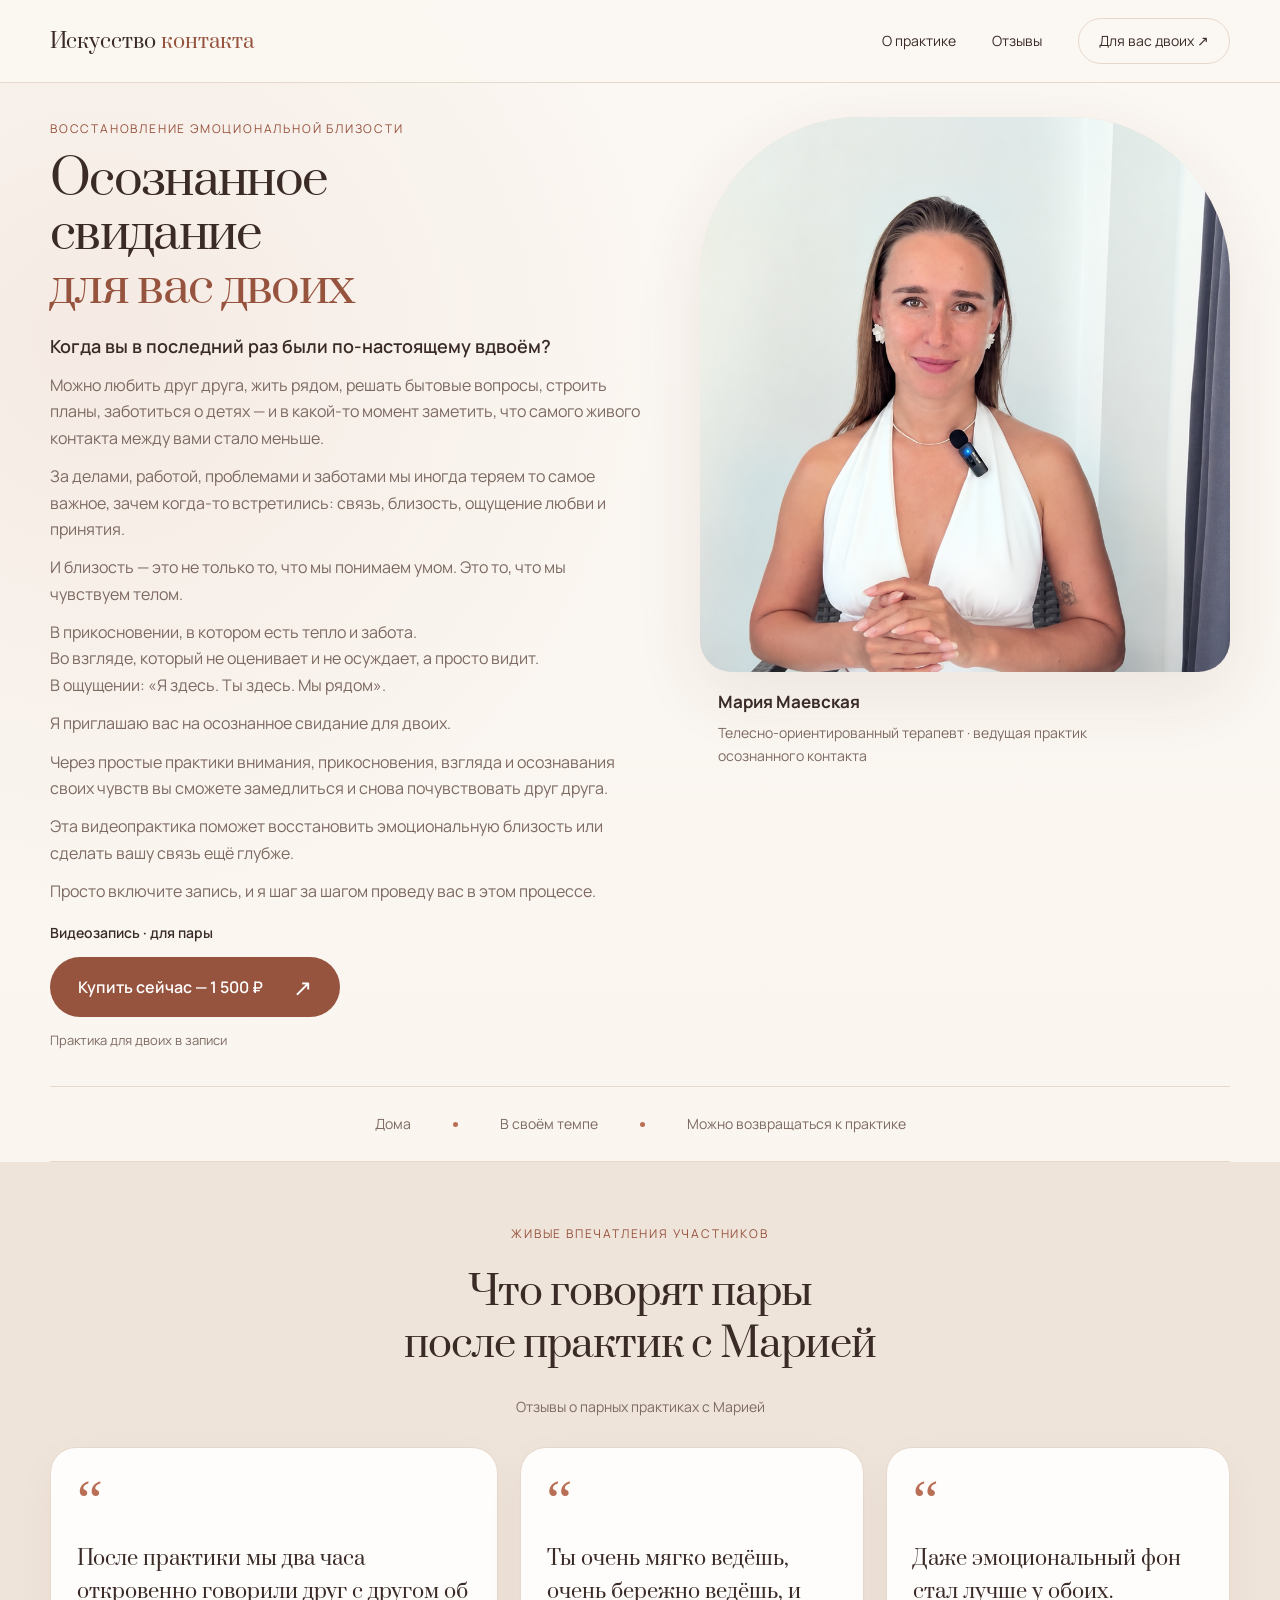
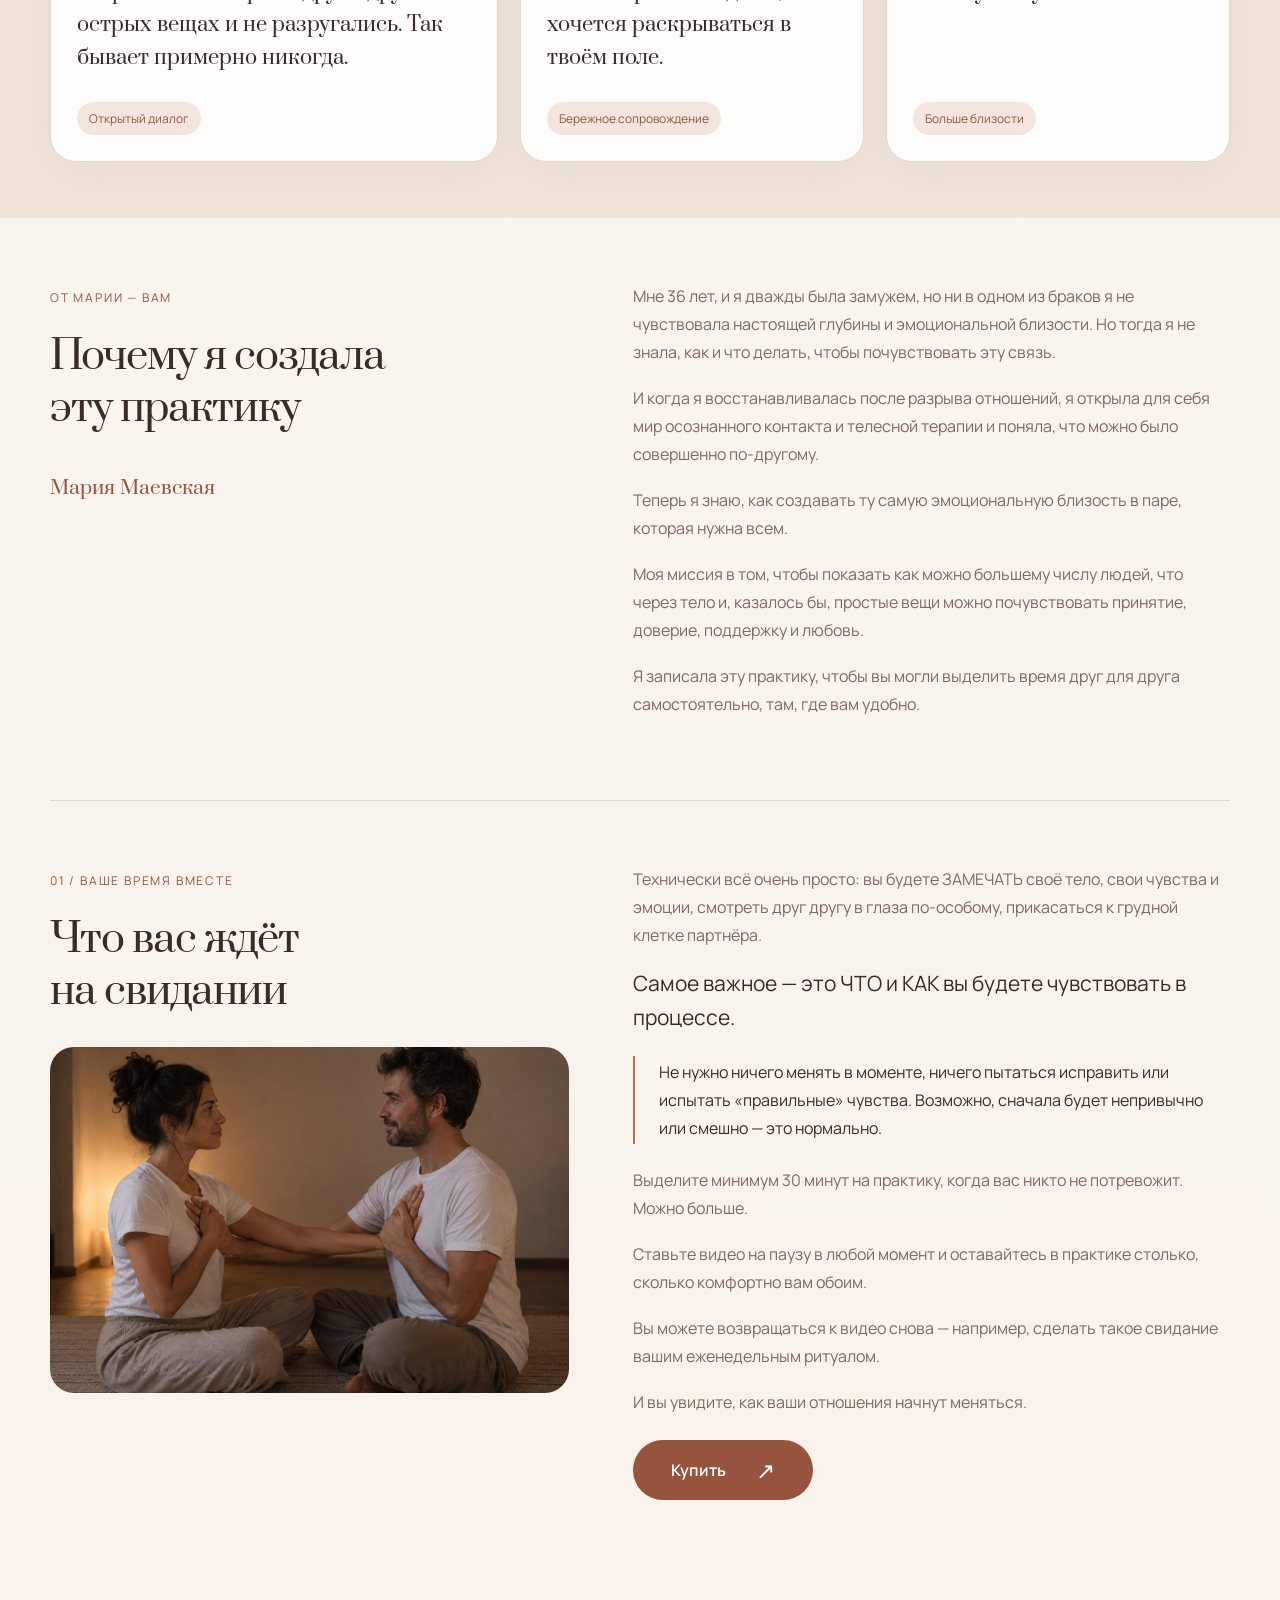
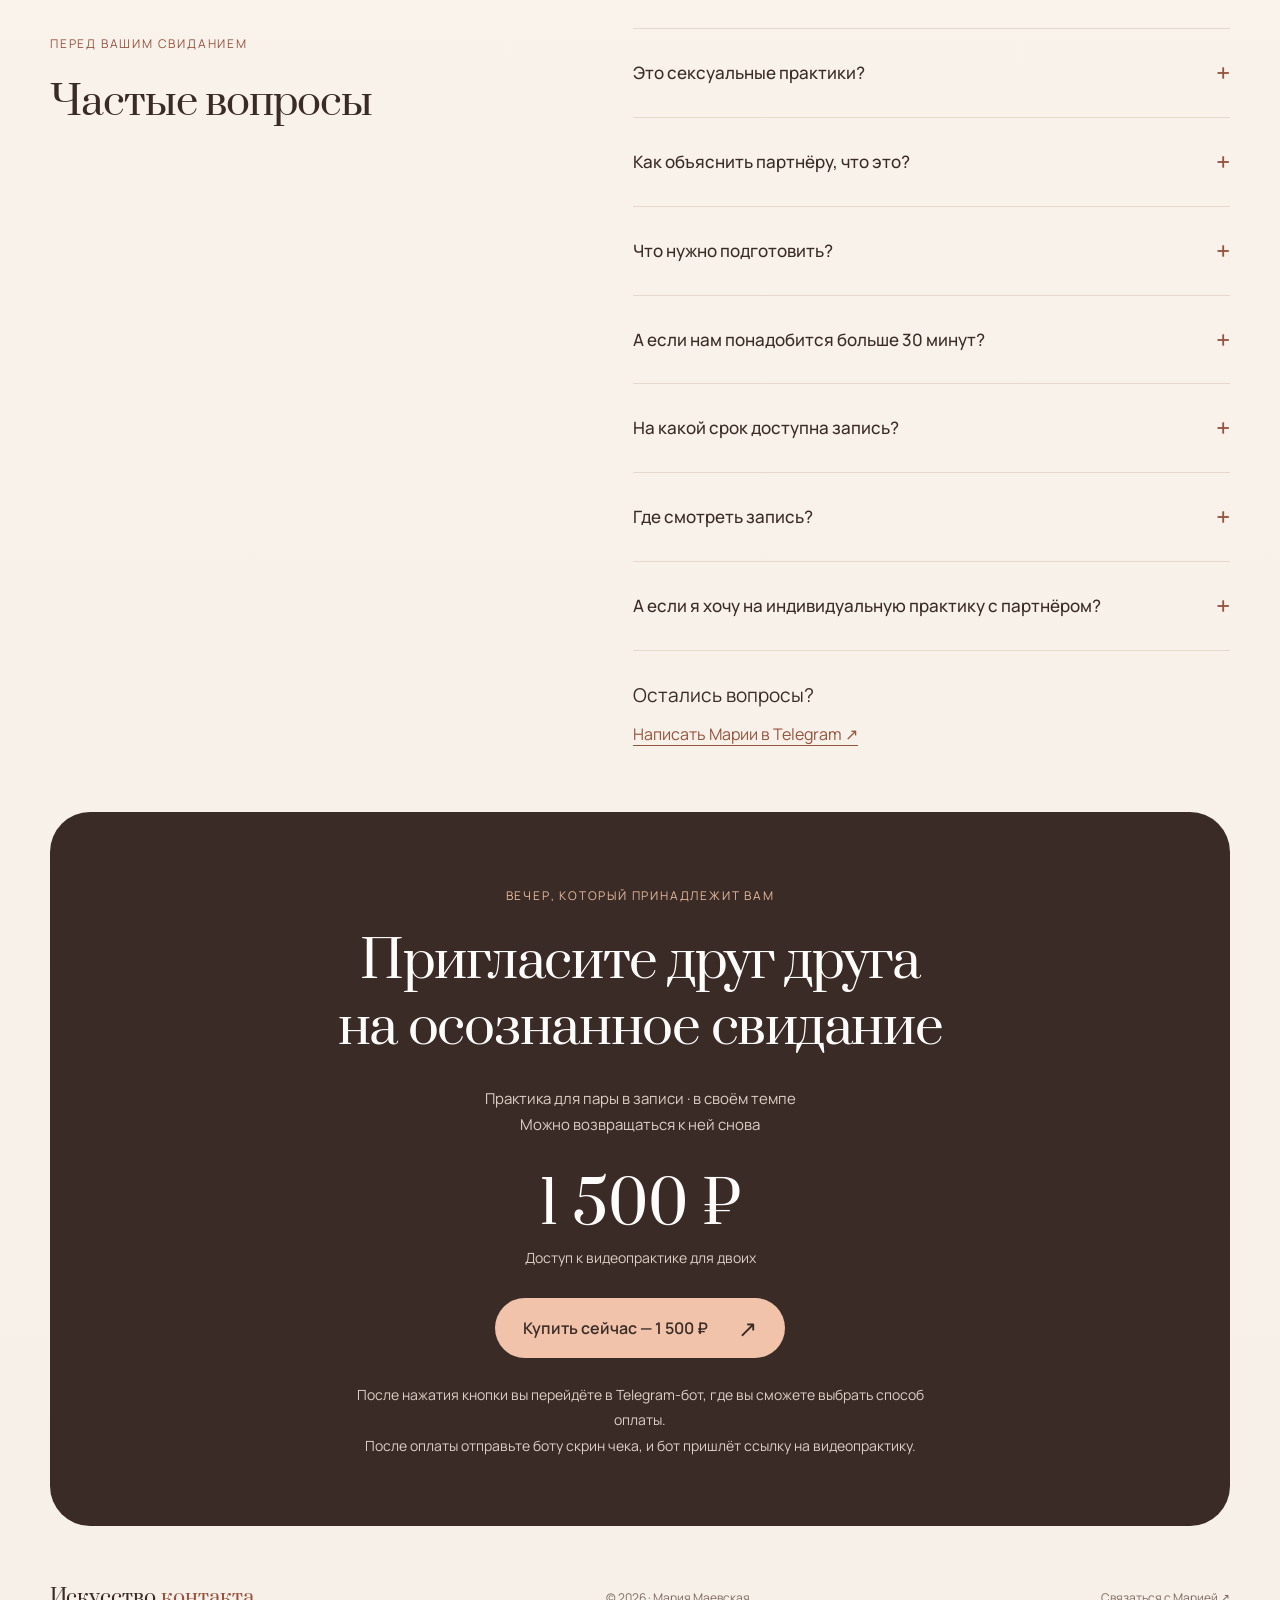
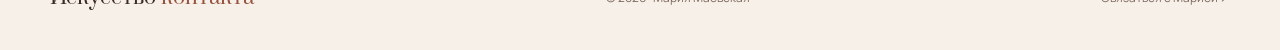
<file: couples/index.html>
<!doctype html><html lang="ru"><head><meta charset="UTF-8"><meta name="viewport" content="width=device-width, initial-scale=1"><title>Осознанное свидание для двоих — Мария Маевская</title><meta name="description" content="Видеопрактика эмоциональной и телесной близости для пары."><link rel="icon" href="./favicon.svg">  <script type="module" crossorigin src="./assets/index-D6Nk3B7d.js"></script>
  <link rel="stylesheet" crossorigin href="./assets/index-DZImSYIn.css">
</head><body><div id="root"></div></body></html>
</file>
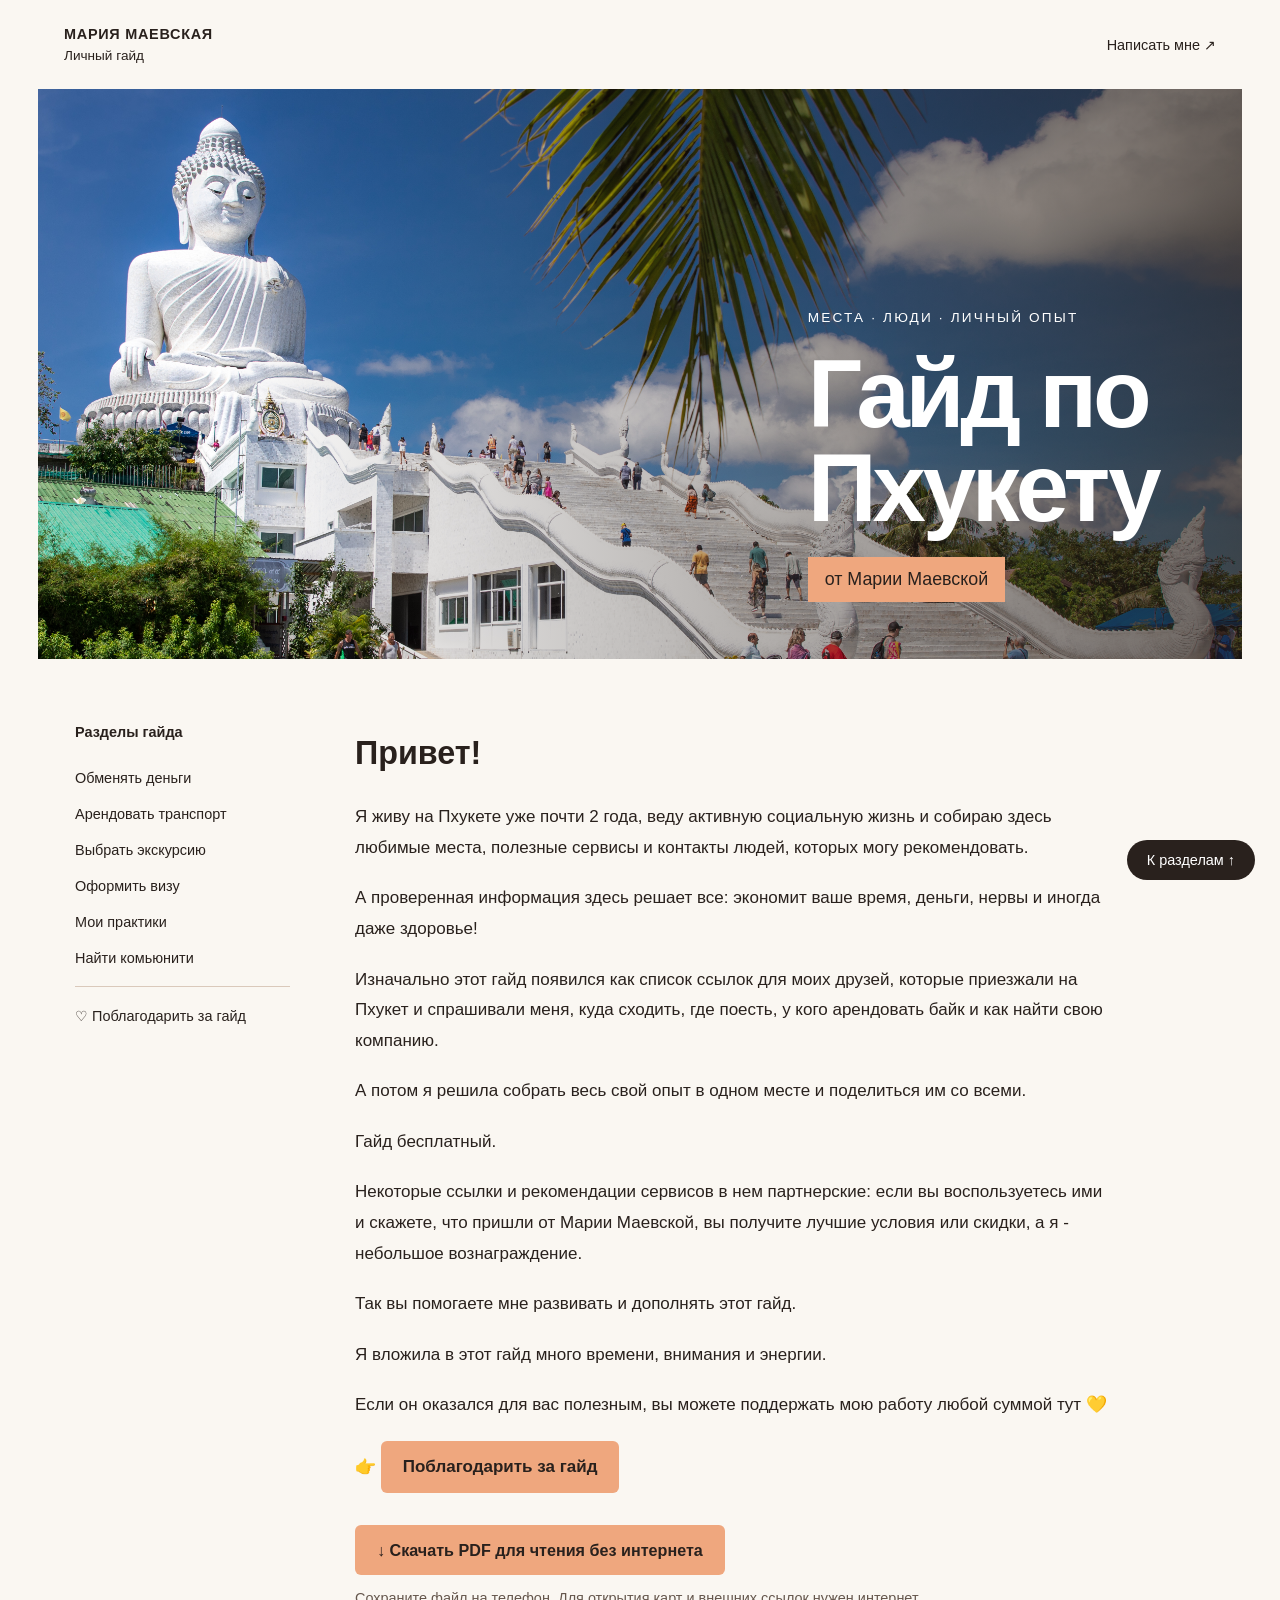
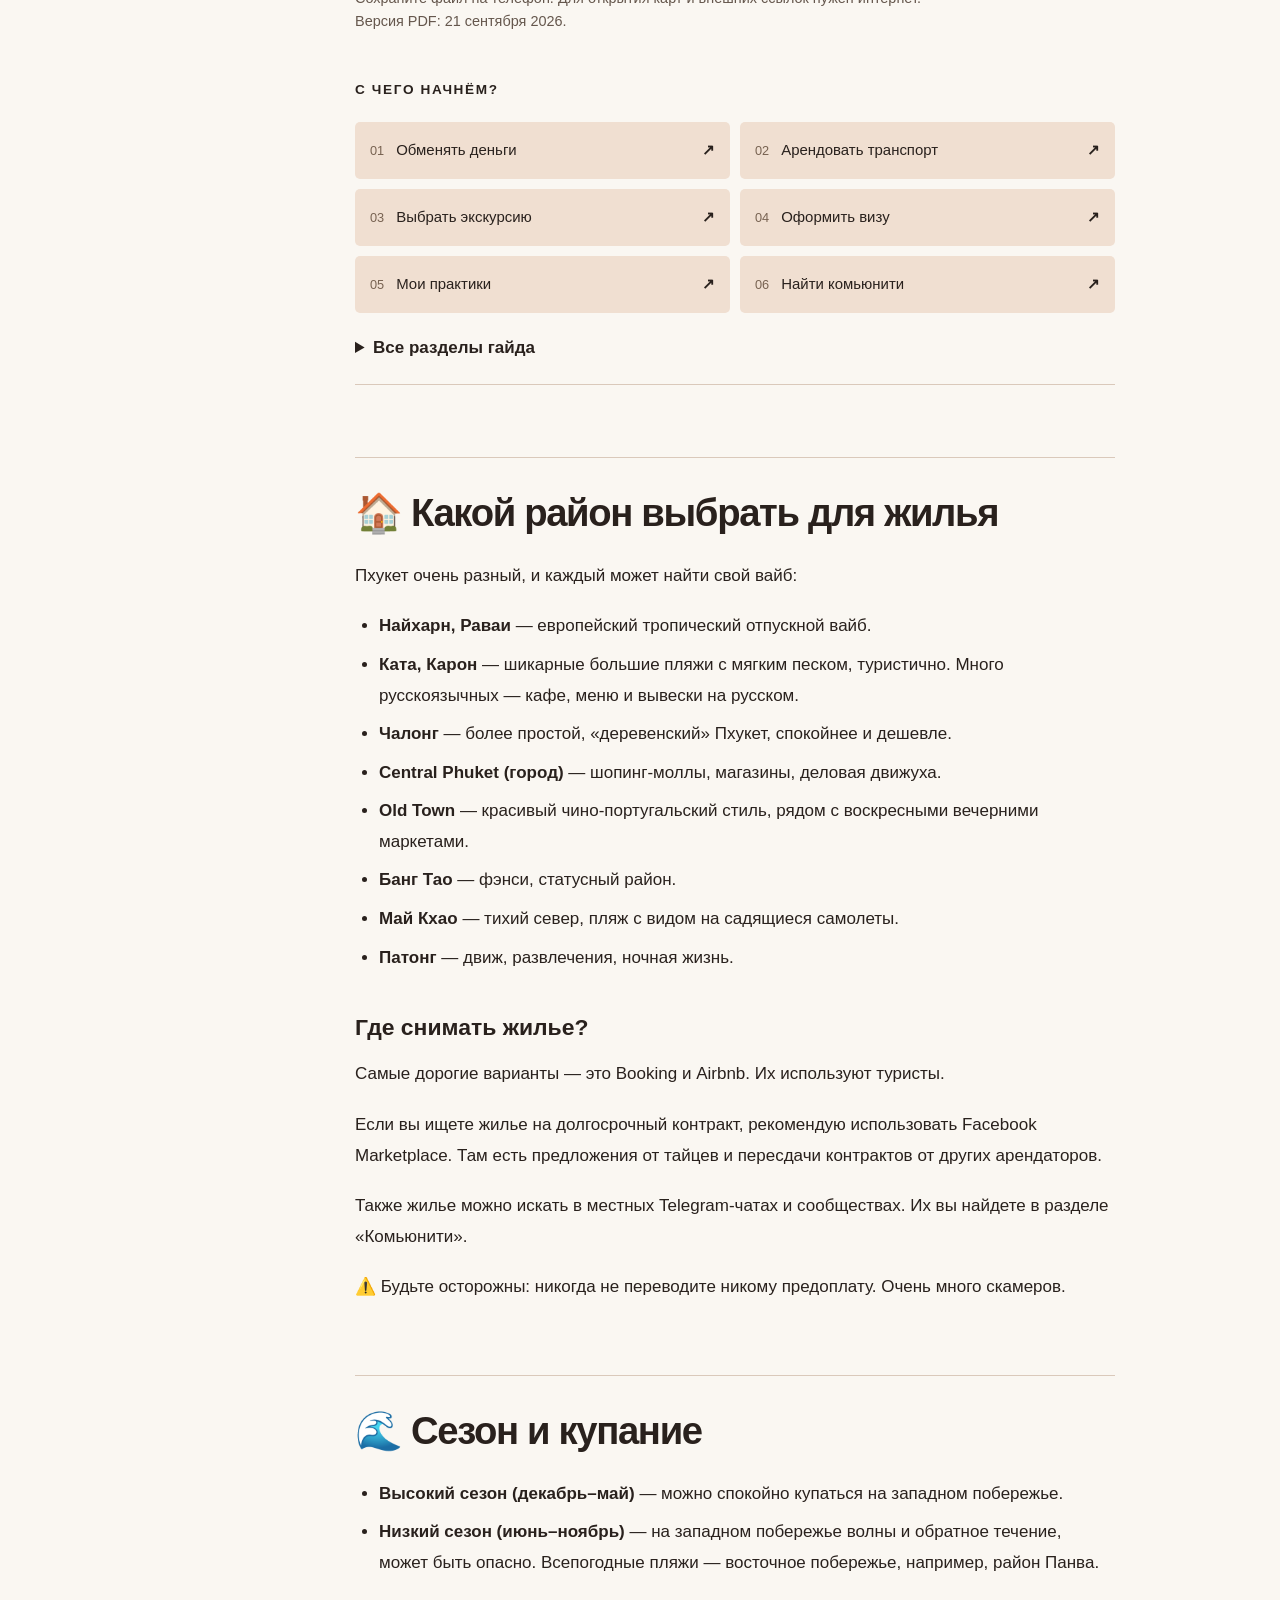
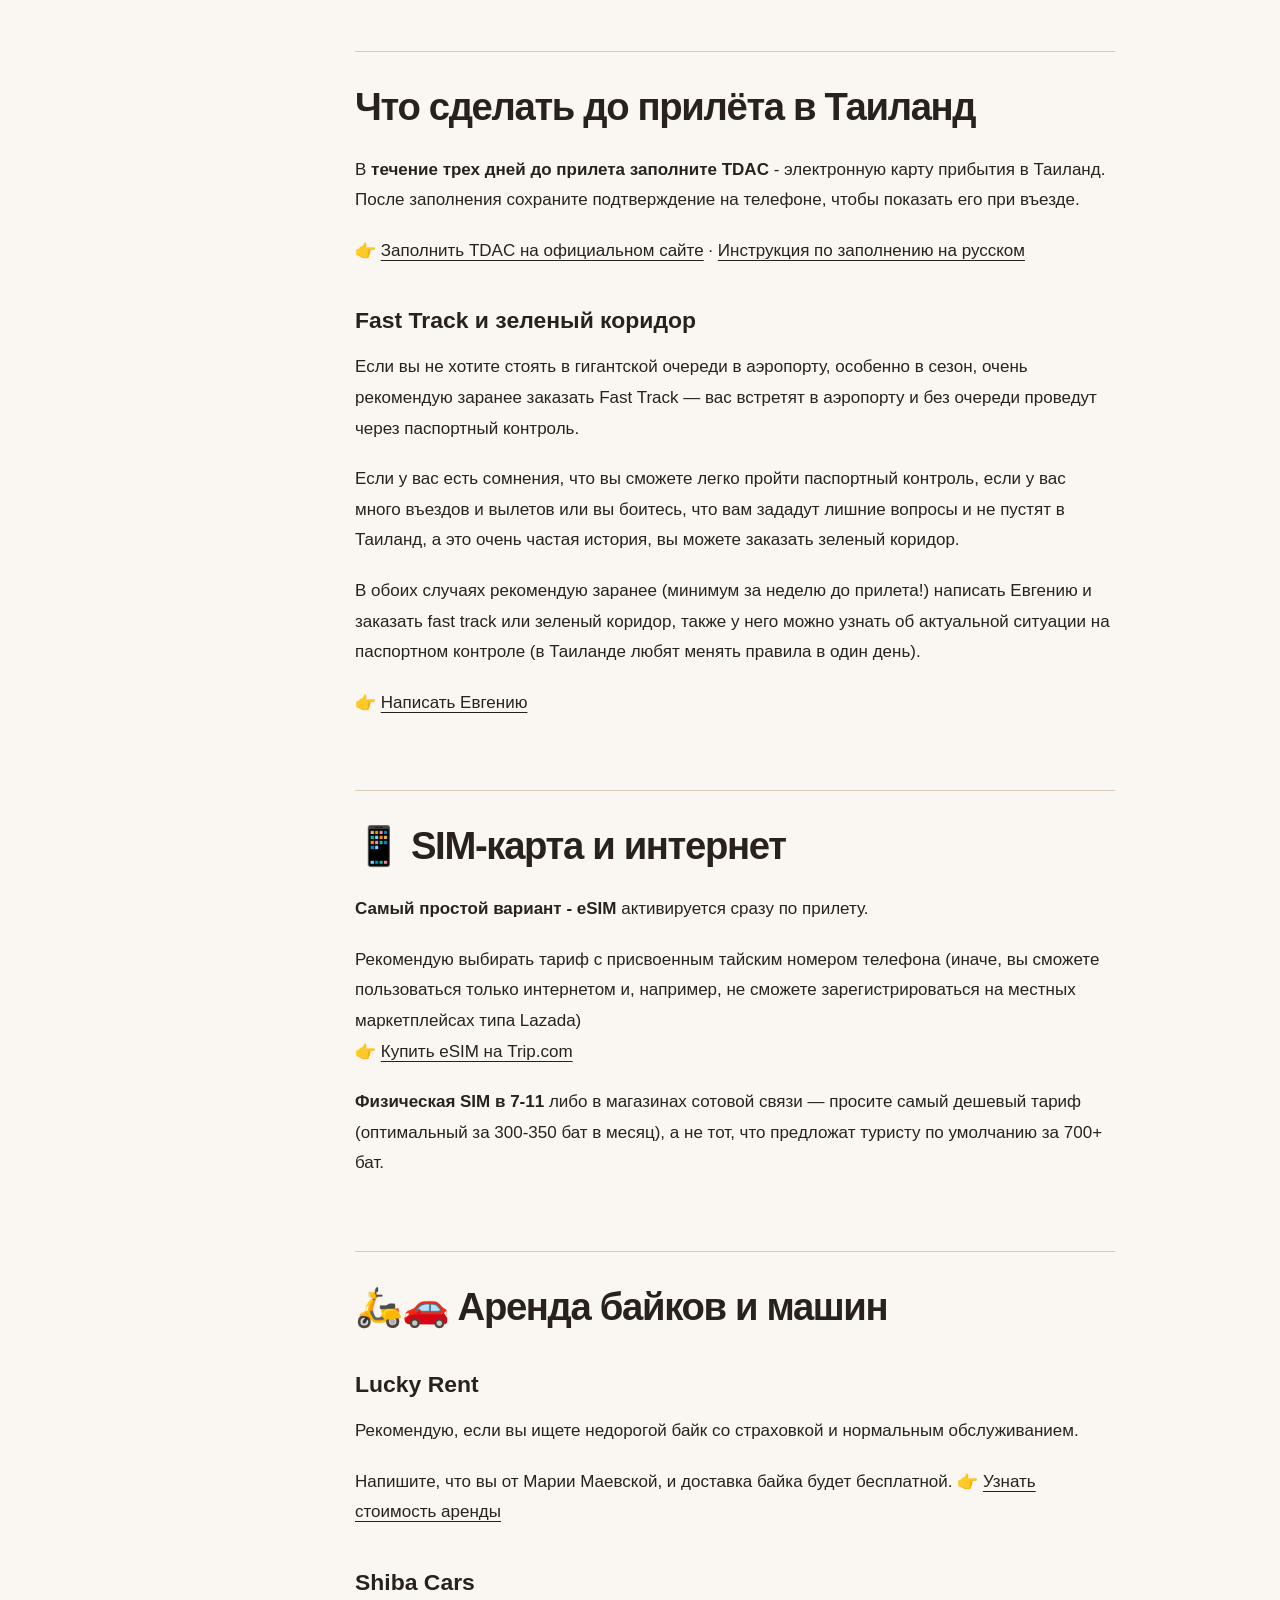
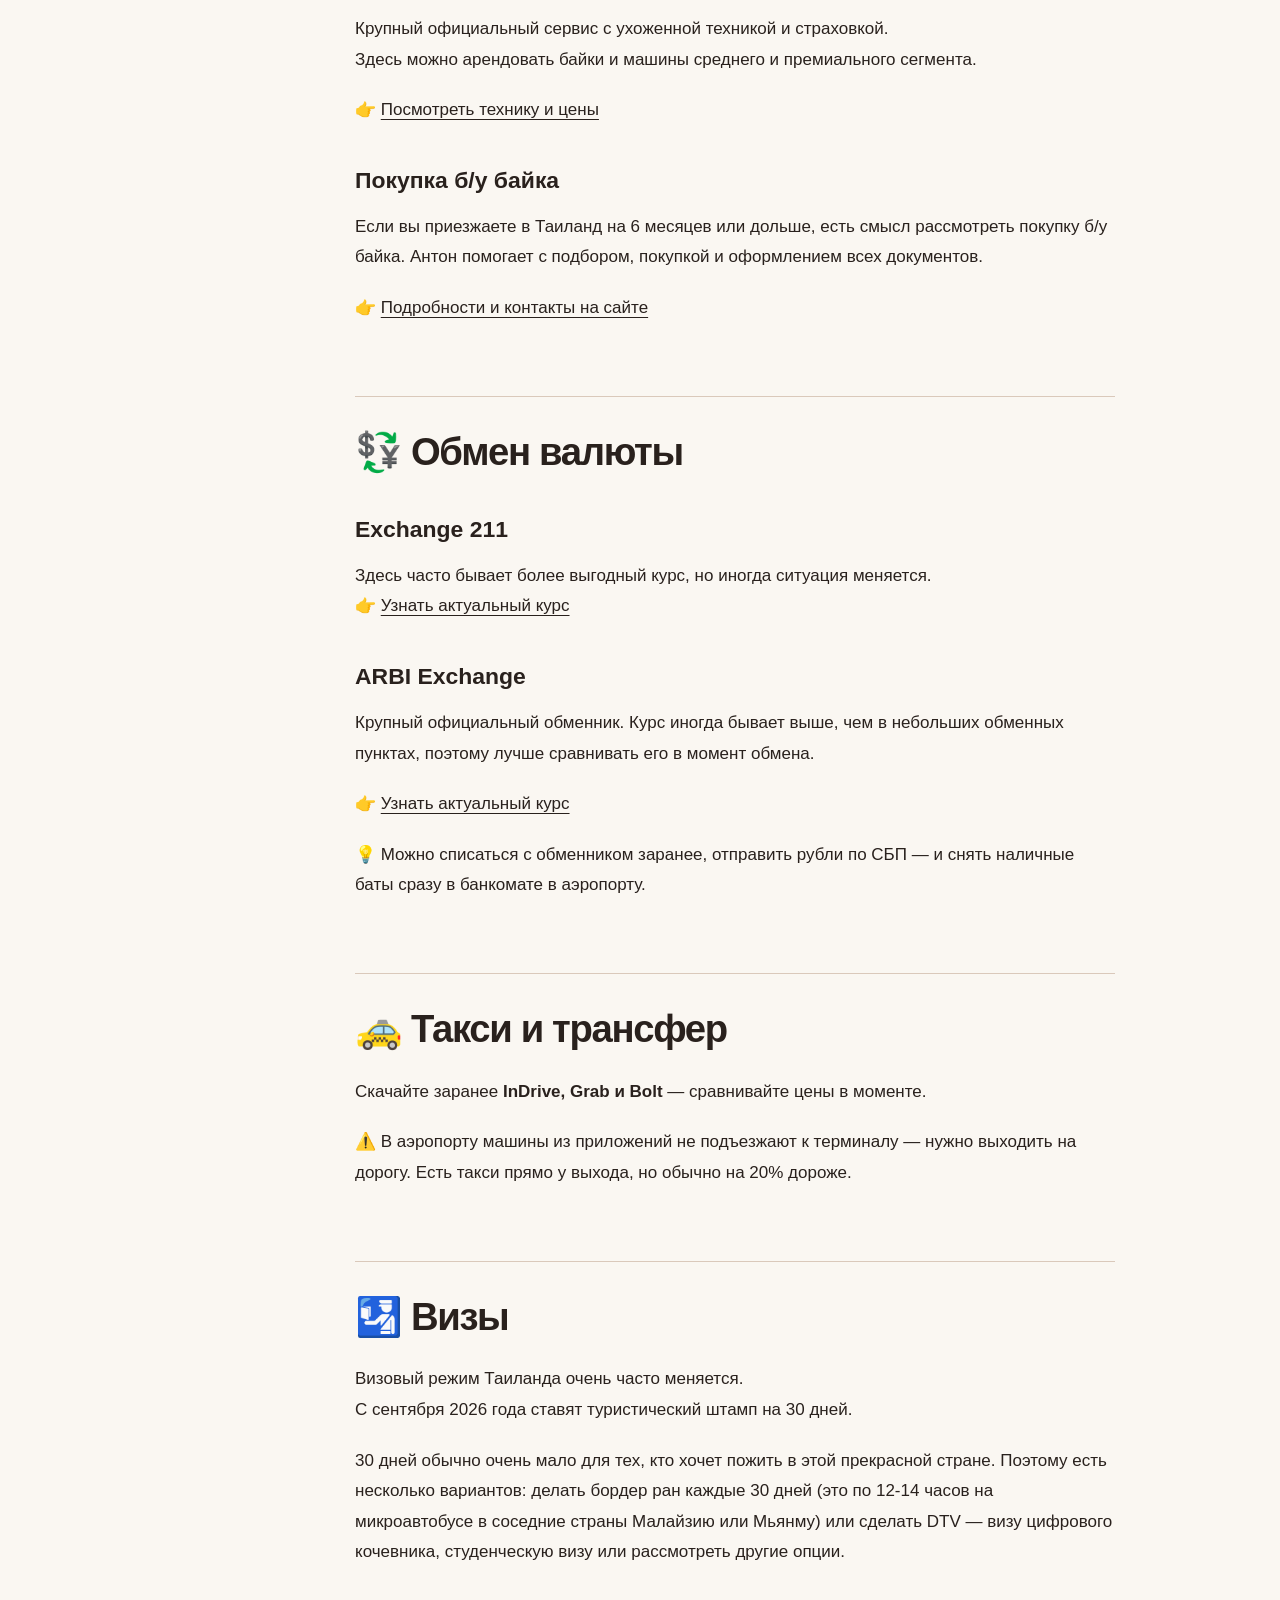
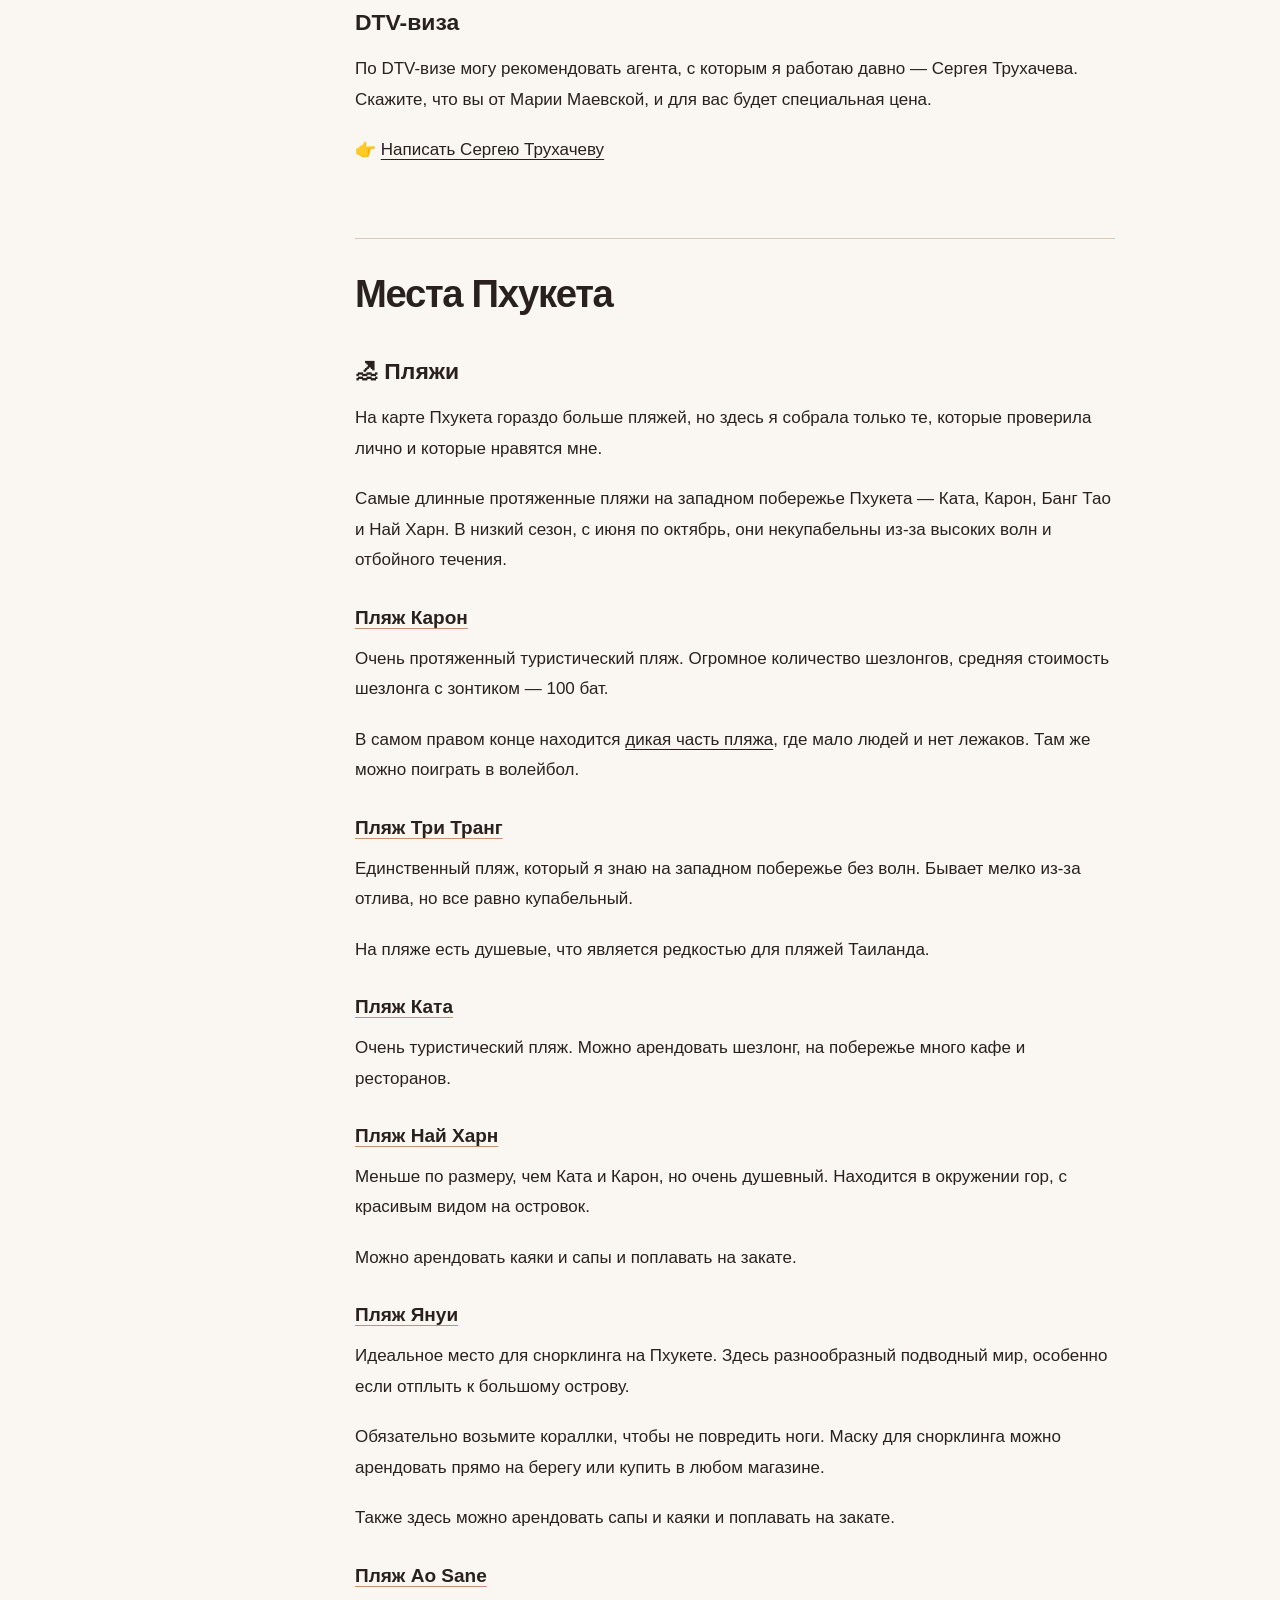
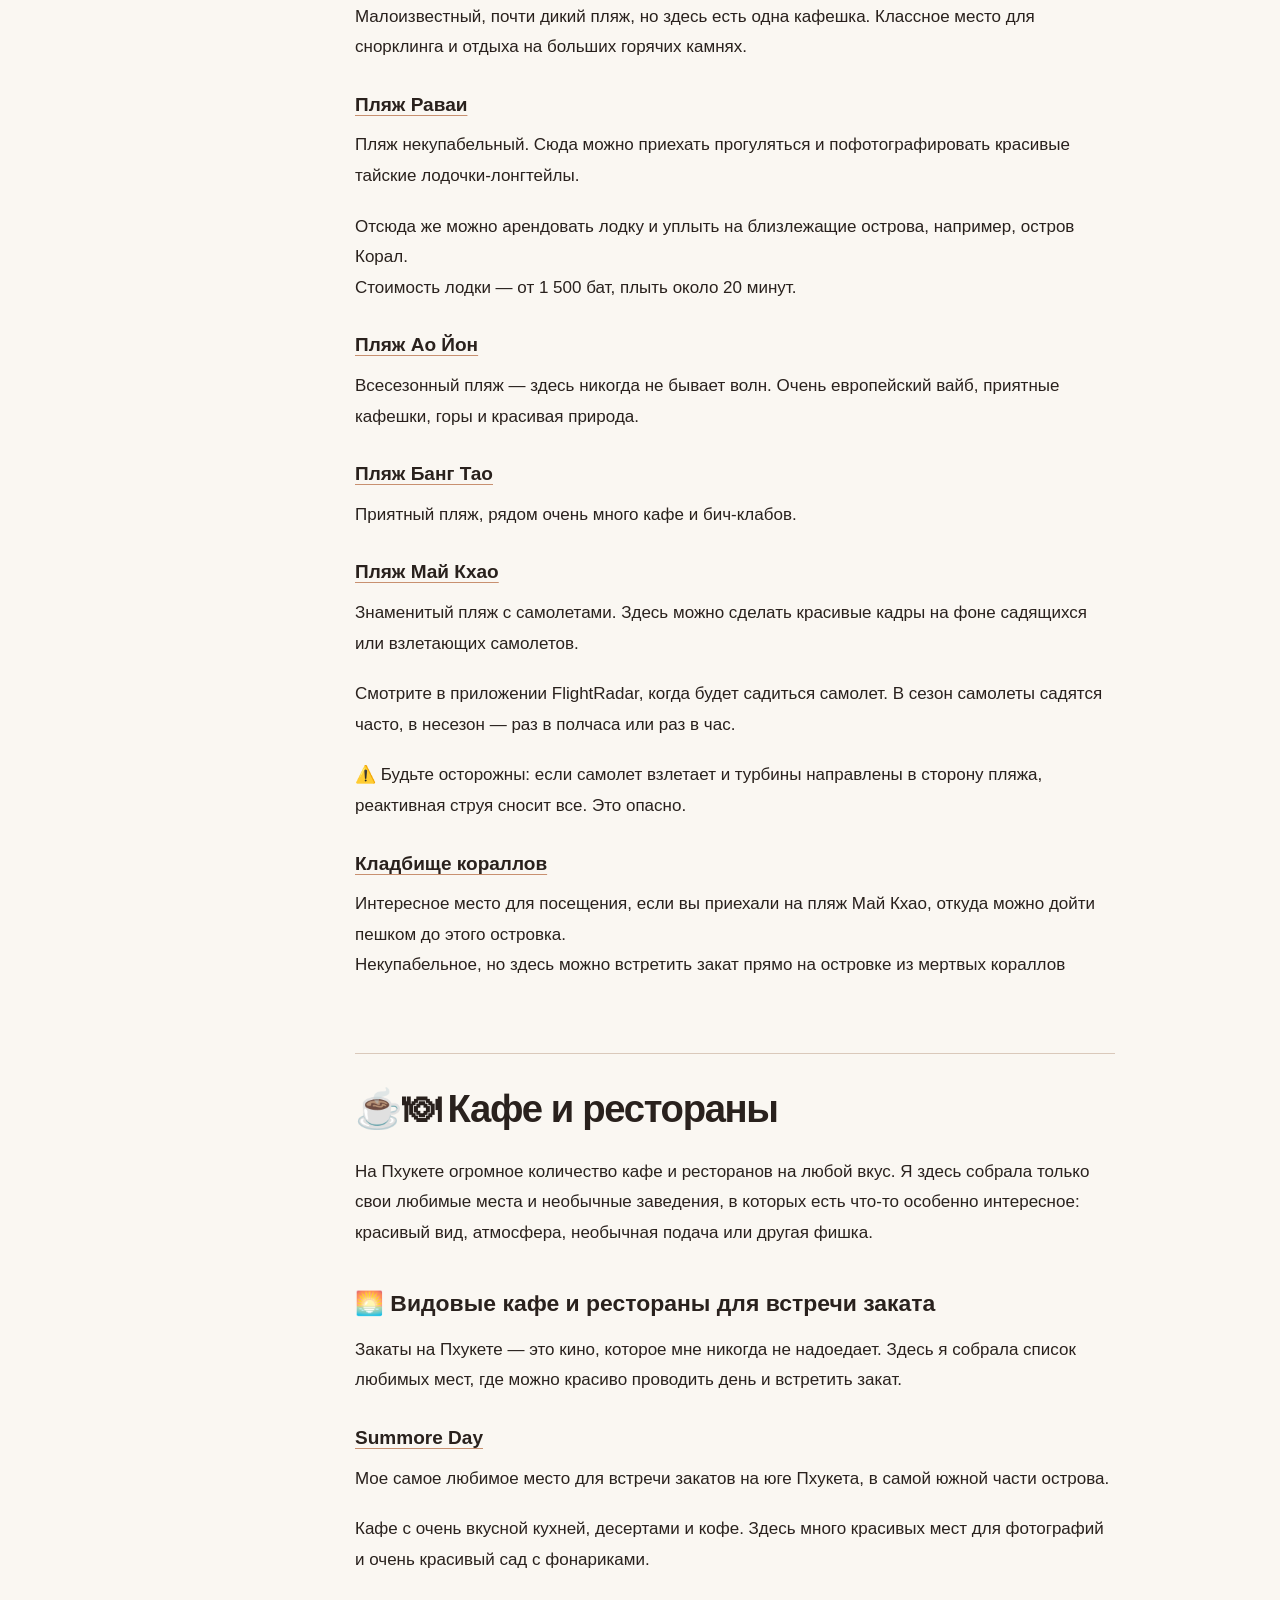
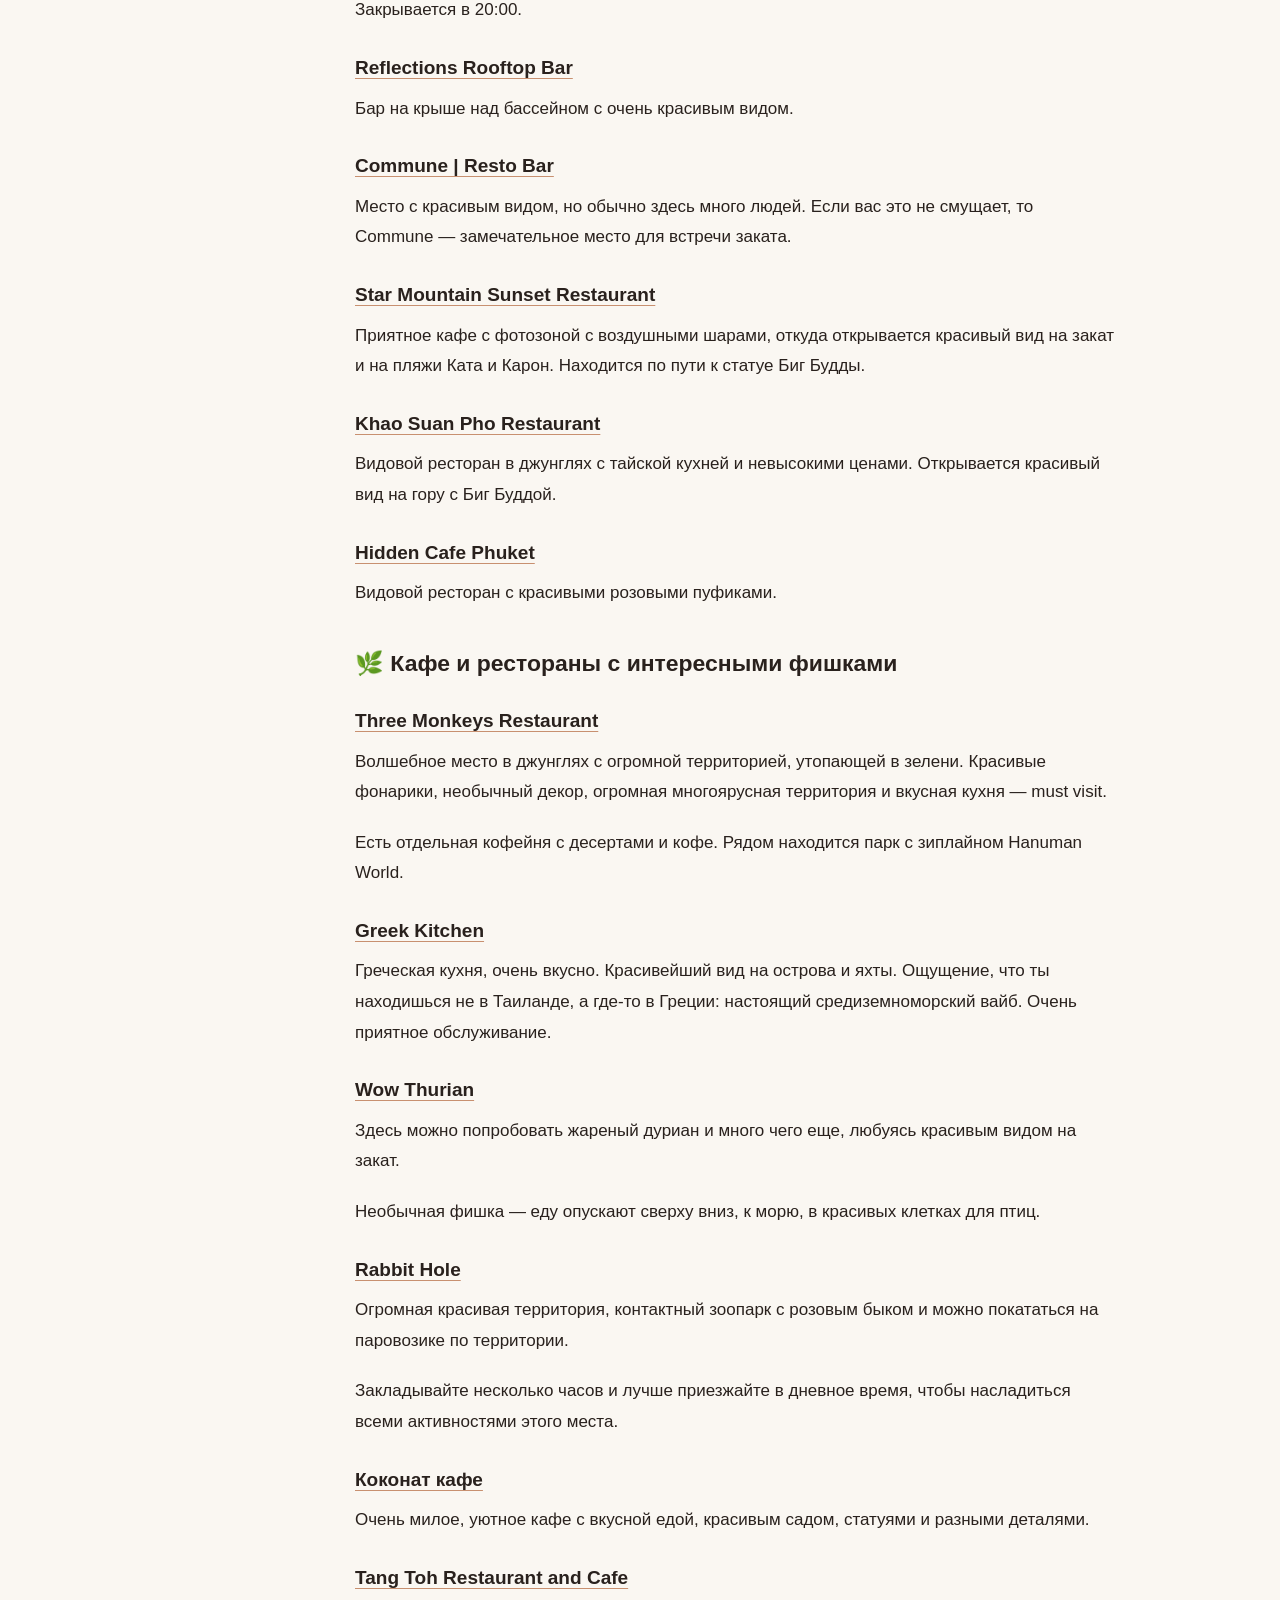
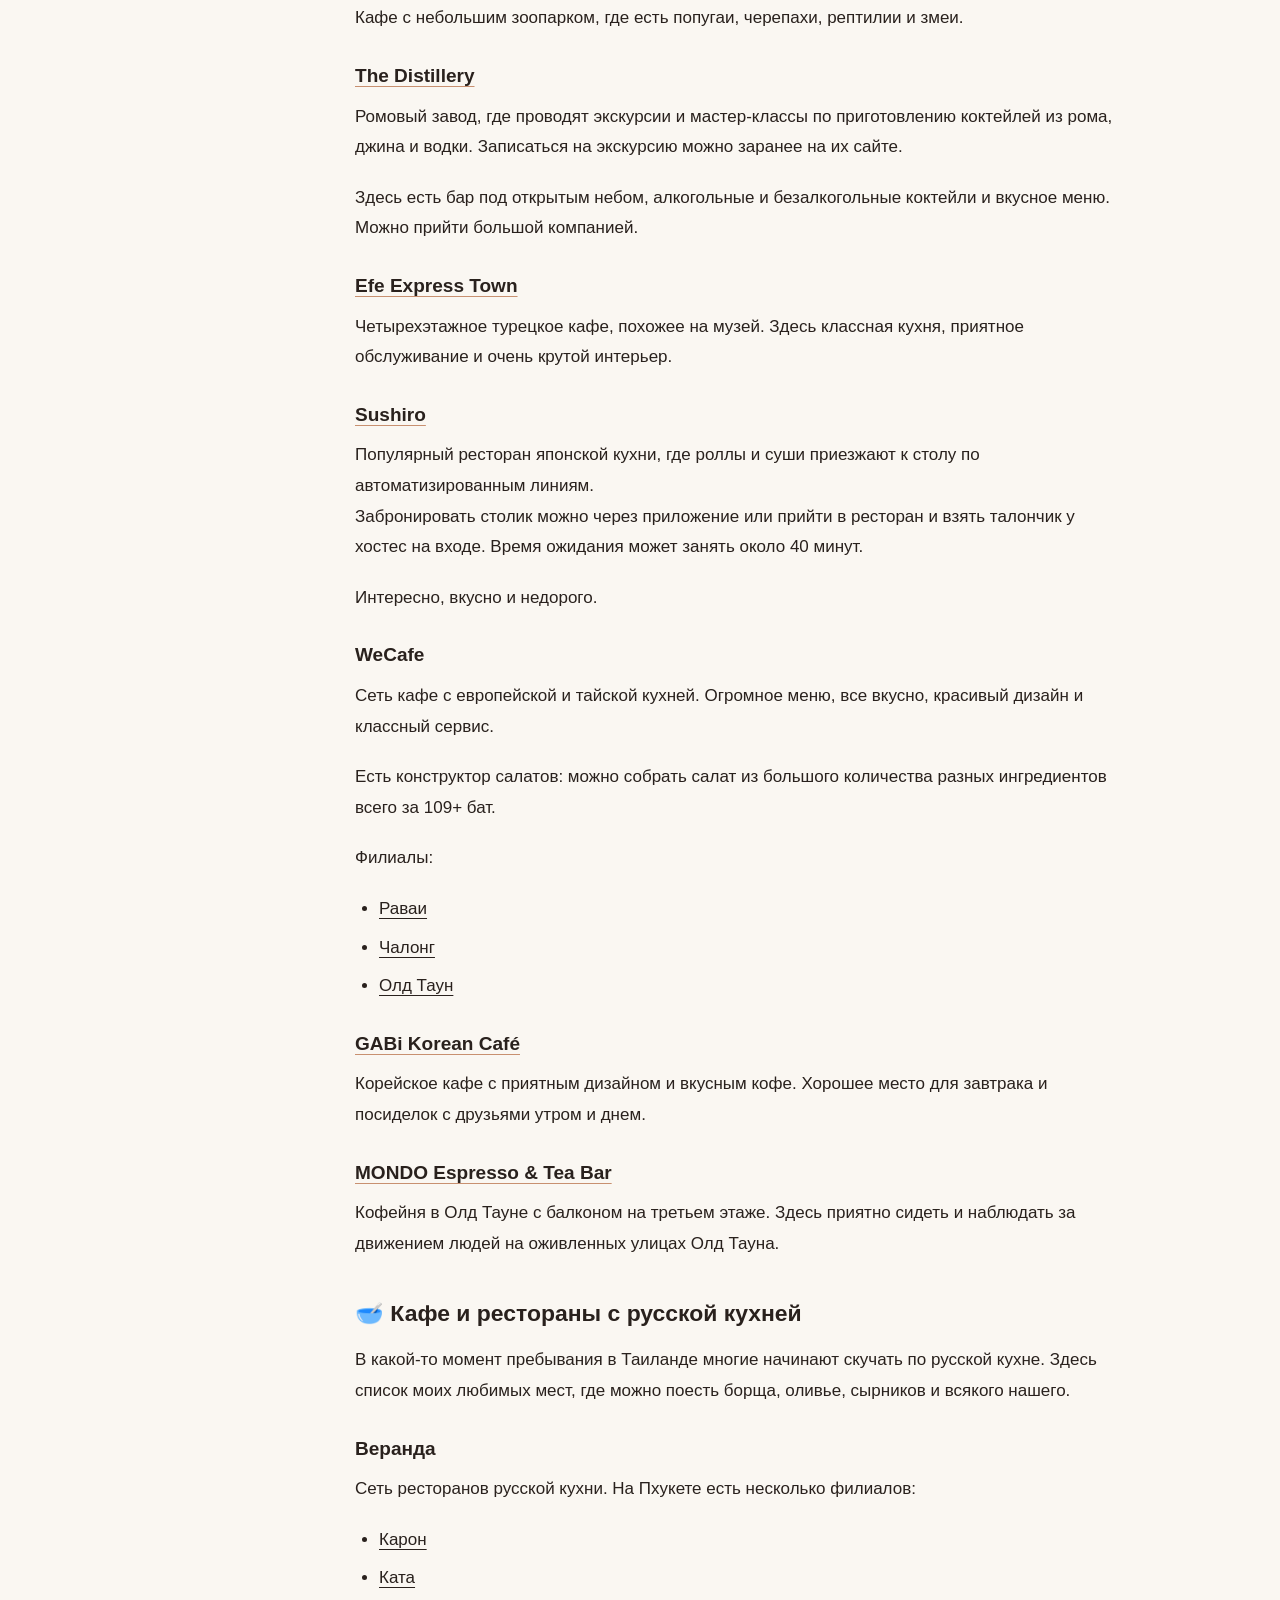
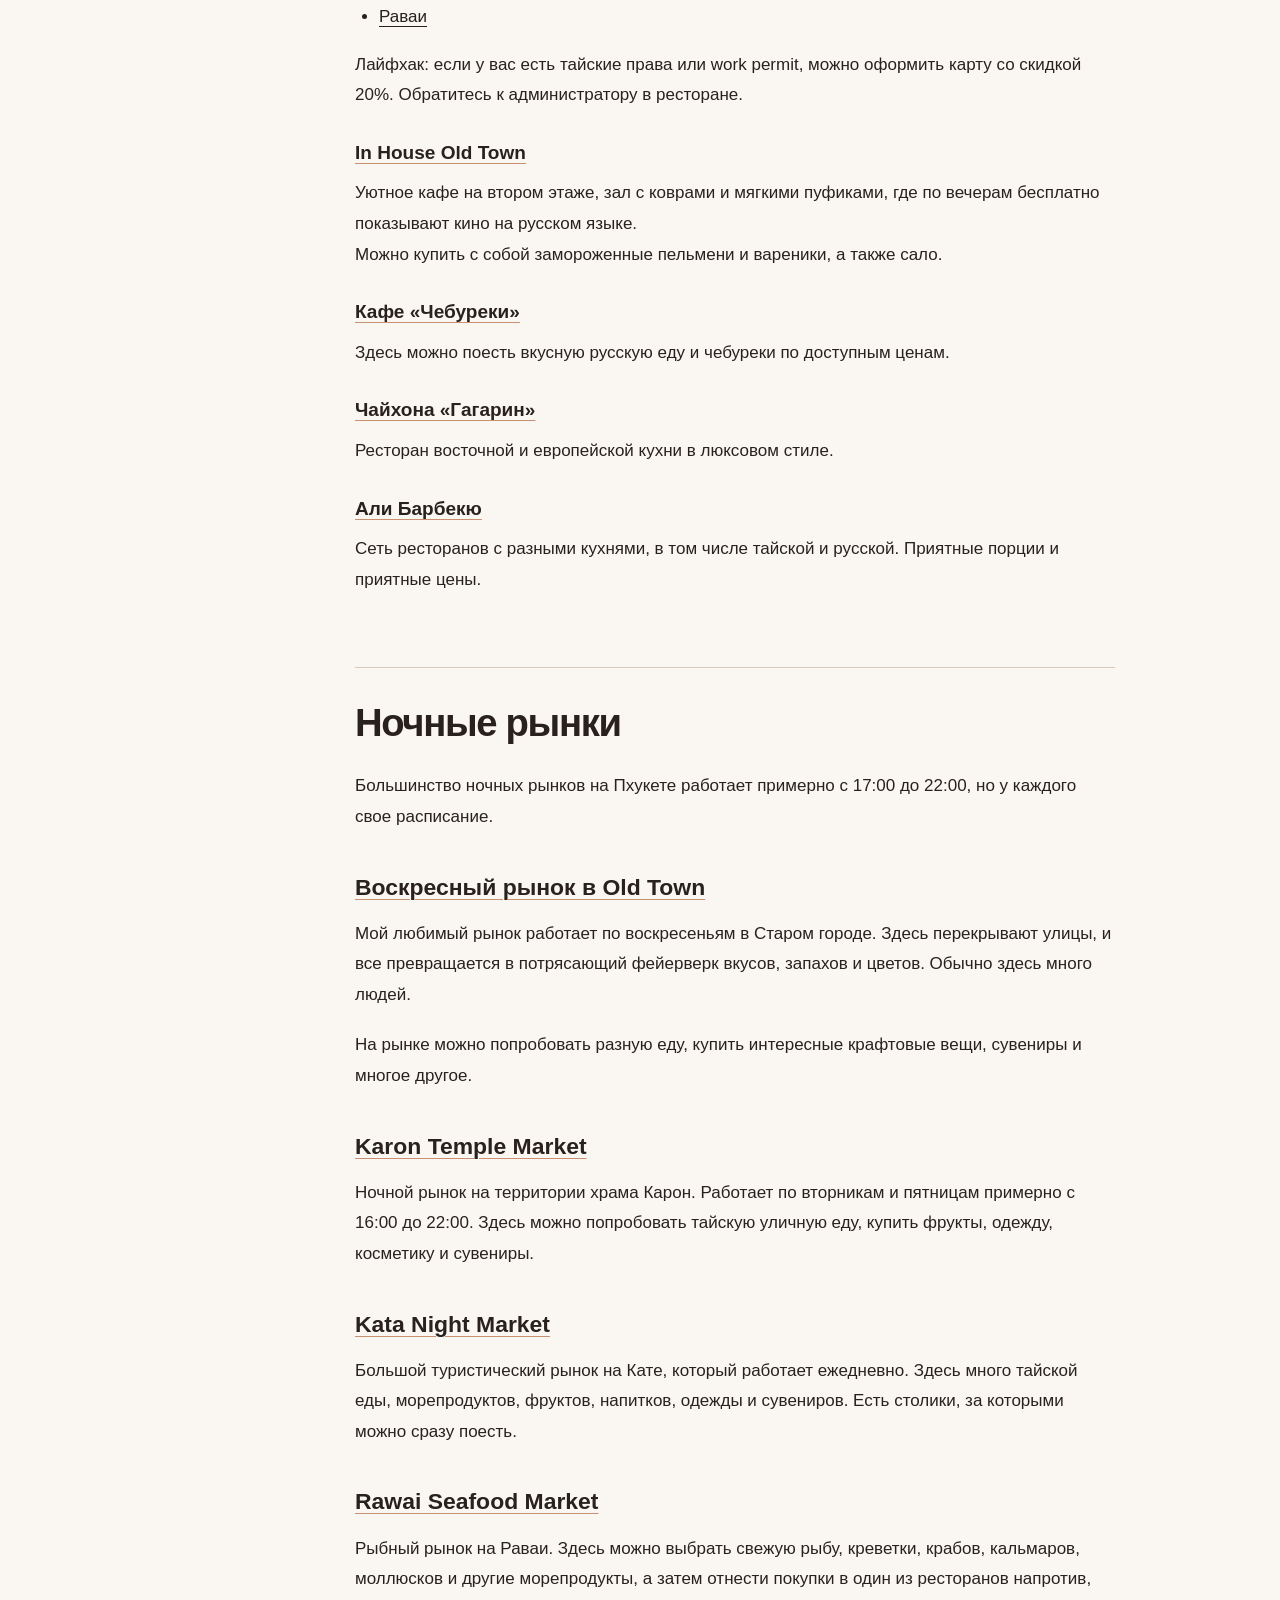
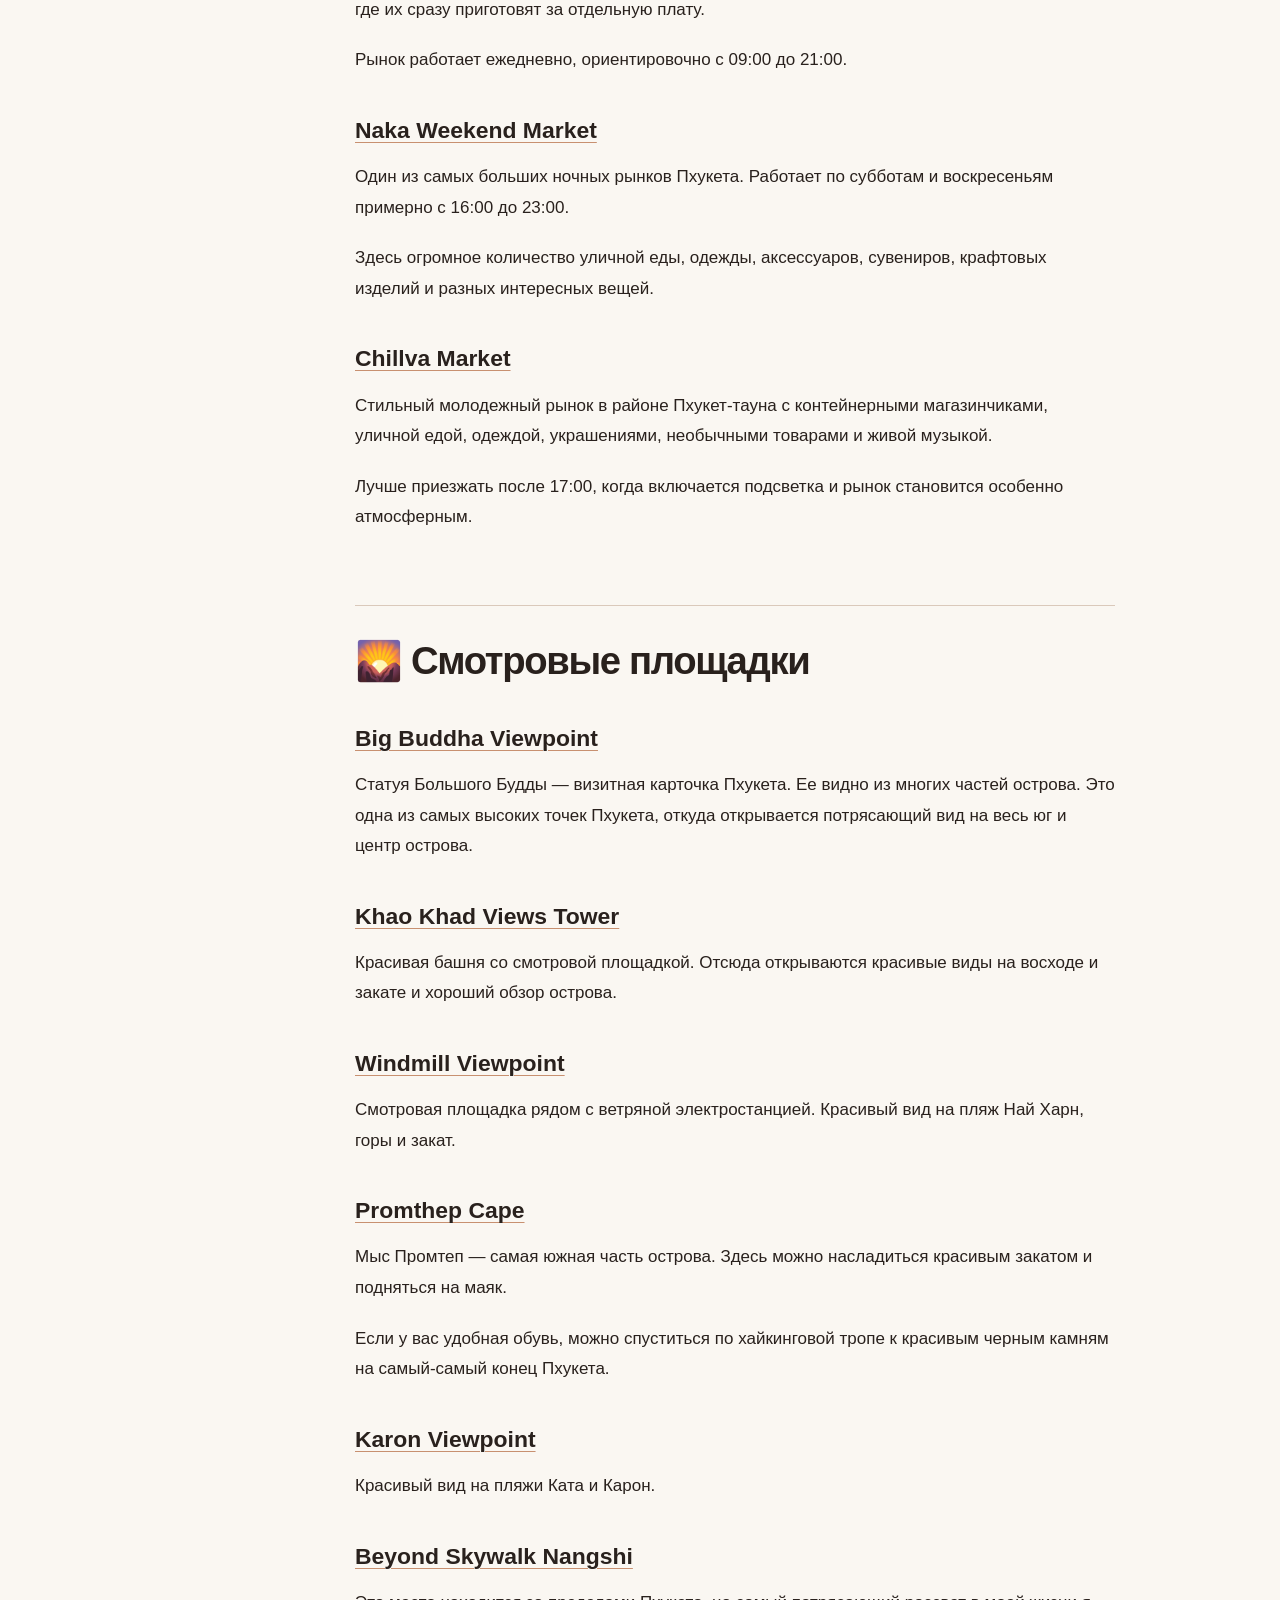
<file: phuket/index.html>
<!doctype html><html lang="ru"><head><meta charset="utf-8"><meta name="viewport" content="width=device-width,initial-scale=1"><title>Гайд по Пхукету от Марии Маевской</title><meta name="description" content="Личный гайд Марии Маевской: пляжи, кафе, проверенные контакты, аренда, экскурсии и комьюнити Пхукета."><meta name="theme-color" content="#efa77e"><link rel="icon" href="data:image/svg+xml,%3Csvg xmlns='http://www.w3.org/2000/svg' viewBox='0 0 32 32'%3E%3Crect width='32' height='32' rx='8' fill='%23efa77e'/%3E%3Ctext x='16' y='23' text-anchor='middle' font-size='23' fill='%23261e19'%3EМ%3C/text%3E%3C/svg%3E"><link rel="stylesheet" href="style.css"><script src="app.js" defer></script></head><body><a class="skip" href="#guide">Перейти к гайду</a><header class="topbar"><a class="brand" href="#">МАРИЯ МАЕВСКАЯ<span>Личный гайд</span></a><a href="https://t.me/Masha_Obnimashka">Написать мне ↗</a></header><section class="hero" aria-labelledby="title"><img src="assets/phuket-buddha.jpg" alt="Большой Будда на Пхукете, белая статуя и лестница среди пальм" width="2400" height="1600" fetchpriority="high"><div class="hero-title"><p>МЕСТА · ЛЮДИ · ЛИЧНЫЙ ОПЫТ</p><h1 id="title">Гайд по<br>Пхукету</h1><p class="author">от Марии Маевской</p></div></section><div class="layout"><aside><a href="#navigation">Разделы гайда</a><a href="#section-12">Обменять деньги</a><a href="#section-8">Арендовать транспорт</a><a href="#section-73">Выбрать экскурсию</a><a href="#section-16">Оформить визу</a><a href="#section-92">Мои практики</a><a href="#section-100">Найти комьюнити</a><a class="support" data-donate href="thank-you/index.html">♡ Поблагодарить за гайд</a></aside><main id="guide">
<p>Привет!</p>
<p>Я живу на Пхукете уже почти 2 года, веду активную социальную жизнь и собираю здесь любимые места, полезные сервисы и контакты людей, которых могу рекомендовать.</p>
<p>А проверенная информация здесь решает все: экономит ваше время, деньги, нервы и иногда даже здоровье!</p>
<p>Изначально этот гайд появился как список ссылок для моих друзей, которые приезжали на Пхукет и спрашивали меня, куда сходить, где поесть, у кого арендовать байк и как найти свою компанию.</p>
<p>А потом я решила собрать весь свой опыт в одном месте и поделиться им со всеми.</p>
<p>Гайд бесплатный.</p>
<p>Некоторые ссылки и рекомендации сервисов в нем партнерские: если вы воспользуетесь ими и скажете, что пришли от Марии Маевской, вы получите лучшие условия или скидки, а я - небольшое вознаграждение.</p>
<p>Так вы помогаете мне развивать и дополнять этот гайд.</p>
<p>Я вложила в этот гайд много времени, внимания и энергии.</p>
<p>Если он оказался для вас полезным, вы можете поддержать мою работу любой суммой тут 💛</p>
<p>👉 <strong><a class="donate" data-donate href="thank-you/index.html">Поблагодарить за гайд</a></strong></p>
<section class="offline-download"><a class="donate" href="phuket-guide.pdf" download="Гайд-по-Пхукету.pdf">↓ Скачать PDF для чтения без интернета</a><p>Сохраните файл на телефон. Для открытия карт и внешних ссылок нужен интернет.<br>Версия PDF: 21 сентября 2026.</p></section><nav id="navigation" aria-label="Разделы гайда"><p class="eyebrow">С чего начнём?</p><div class="quick"><a href="#section-12"><span>01</span>Обменять деньги<b aria-hidden="true">↗</b></a><a href="#section-8"><span>02</span>Арендовать транспорт<b aria-hidden="true">↗</b></a><a href="#section-73"><span>03</span>Выбрать экскурсию<b aria-hidden="true">↗</b></a><a href="#section-16"><span>04</span>Оформить визу<b aria-hidden="true">↗</b></a><a href="#section-92"><span>05</span>Мои практики<b aria-hidden="true">↗</b></a><a href="#section-100"><span>06</span>Найти комьюнити<b aria-hidden="true">↗</b></a></div><details><summary>Все разделы гайда</summary><div class="toc"><a href="#section-2">🏠 Какой район выбрать для жилья</a><a href="#section-4">🌊 Сезон и купание</a><a href="#section-5">Что сделать до прилёта в Таиланд</a><a href="#section-7">📱 SIM-карта и интернет</a><a href="#section-8">🛵🚗 Аренда байков и машин</a><a href="#section-12">💱 Обмен валюты</a><a href="#section-15">🚕 Такси и трансфер</a><a href="#section-16">🛂 Визы</a><a href="#section-18">Места Пхукета</a><a href="#section-31">☕🍽 Кафе и рестораны</a><a href="#section-58">Ночные рынки</a><a href="#section-65">🌄 Смотровые площадки</a><a href="#section-73">🚌 Экскурсии</a><a href="#section-81">Студии красоты</a><a href="#section-83">Бенто-тортики</a><a href="#section-85">🧘‍♀️ Для тела: спа и велнес</a><a href="#section-91">🧘 Для души и тела</a><a href="#section-100">🤝 Люди и Community</a><a href="#section-113">🏥 Медицина и здоровье</a><a href="#section-122">💻 Коворкинги и места для работы</a><a href="#section-125">🎢 Развлечения на Пхукете</a><a href="#section-131">🛕 Храмы и культурные места</a><a href="#section-137">📱 Полезные приложения и сервисы</a><a href="#section-140">🆘 Экстренные номера</a><a href="#section-141">⚠️ Важная информация о безопасности</a><a href="#section-142">Поддержать гайд</a><a href="#section-143">Помогите сделать гайд еще лучше</a></div></details></nav><h2 id="section-2">🏠 Какой район выбрать для жилья</h2>
<p>Пхукет очень разный, и каждый может найти свой вайб:</p>
<ul>
<li><p><strong>Найхарн, Раваи</strong> — европейский тропический отпускной вайб.</p>
</li>
<li><p><strong>Ката, Карон</strong> — шикарные большие пляжи с мягким песком, туристично. Много русскоязычных — кафе, меню и вывески на русском.</p>
</li>
<li><p><strong>Чалонг</strong> — более простой, «деревенский» Пхукет, спокойнее и дешевле.</p>
</li>
<li><p><strong>Central Phuket (город)</strong> — шопинг-моллы, магазины, деловая движуха.</p>
</li>
<li><p><strong>Old Town</strong> — красивый чино-португальский стиль, рядом с воскресными вечерними маркетами.</p>
</li>
<li><p><strong>Банг Тао</strong> — фэнси, статусный район.</p>
</li>
<li><p><strong>Май Кхао</strong> — тихий север, пляж с видом на садящиеся самолеты.</p>
</li>
<li><p><strong>Патонг</strong> — движ, развлечения, ночная жизнь.</p>
</li>
</ul>
<h3 id="section-3">Где снимать жилье?</h3>
<p>Самые дорогие варианты — это Booking и Airbnb. Их используют туристы.</p>
<p>Если вы ищете жилье на долгосрочный контракт, рекомендую использовать Facebook Marketplace. Там есть предложения от тайцев и пересдачи контрактов от других арендаторов.</p>
<p>Также жилье можно искать в местных Telegram-чатах и сообществах. Их вы найдете в разделе «Комьюнити».</p>
<p>⚠️ Будьте осторожны: никогда не переводите никому предоплату. Очень много скамеров.</p>
<h2 id="section-4">🌊 Сезон и купание</h2>
<ul>
<li><p><strong>Высокий сезон (декабрь–май)</strong> — можно спокойно купаться на западном побережье.</p>
</li>
<li><p><strong>Низкий сезон (июнь–ноябрь)</strong> — на западном побережье волны и обратное течение, может быть опасно. Всепогодные пляжи — восточное побережье, например, район Панва.</p>
</li>
</ul>
<h2 id="section-5">Что сделать до прилёта в Таиланд</h2>
<p>В <strong>течение трех дней до прилета заполните TDAC</strong> - электронную карту прибытия в Таиланд. После заполнения сохраните подтверждение на телефоне, чтобы показать его при въезде.</p>
<p>👉 <a href="https://tdac.immigration.go.th/arrival-card/">Заполнить TDAC на официальном сайте</a> · <a href="https://moscow.thaiembassy.org/ru/content/%D1%86%D0%B8%D1%84%D1%80%D0%BE%D0%B2%D0%B0%D1%8F%D0%BA%D0%B0%D1%80%D1%82%D0%B0%D0%BF%D1%80%D0%B8%D0%B1%D1%8B%D1%82%D0%B8%D1%8F?menu=5d843dba15e39c1abc0057ea&page=5d843dba15e39c1abc0057e9">Инструкция по заполнению на русском</a></p>
<h3 id="section-6">Fast Track и зеленый коридор</h3>
<p>Если вы не хотите стоять в гигантской очереди в аэропорту, особенно в сезон, очень рекомендую заранее заказать Fast Track — вас встретят в аэропорту и без очереди проведут через паспортный контроль.</p>
<p>Если у вас есть сомнения, что вы сможете легко пройти паспортный контроль, если у вас много въездов и вылетов или вы боитесь, что вам зададут лишние вопросы и не пустят в Таиланд, а это очень частая история, вы можете заказать зеленый коридор.</p>
<p>В обоих случаях рекомендую заранее (минимум за неделю до прилета!) написать Евгению и заказать fast track или зеленый коридор, также у него можно узнать об актуальной ситуации на паспортном контроле (в Таиланде любят менять правила в один день).</p>
<p>👉 <a href="https://t.me/hochu_tom_yam">Написать Евгению</a></p>
<h2 id="section-7">📱 SIM-карта и интернет</h2>
<p><strong>Самый простой вариант - eSIM</strong> активируется сразу по прилету.</p>
<p>Рекомендую выбирать тариф с присвоенным тайским номером телефона (иначе, вы сможете пользоваться только интернетом и, например, не сможете зарегистрироваться на местных маркетплейсах типа Lazada)<br>👉 <a href="https://www.trip.com/t/UiiUetDgQW2">Купить eSIM на Trip.com</a></p>
<p><strong>Физическая SIM в 7-11</strong> либо в магазинах сотовой связи — просите самый дешевый тариф (оптимальный за 300-350 бат в месяц), а не тот, что предложат туристу по умолчанию за 700+ бат.</p>
<h2 id="section-8">🛵🚗 Аренда байков и машин</h2>
<h3 id="section-9">Lucky Rent</h3>
<p>Рекомендую, если вы ищете недорогой байк со страховкой и нормальным обслуживанием.</p>
<p>Напишите, что вы от Марии Маевской, и доставка байка будет бесплатной. 👉 <a href="https://t.me/m/KD_6TGSZNTk1">Узнать стоимость аренды</a></p>
<h3 id="section-10">Shiba Cars</h3>
<p>Крупный официальный сервис с ухоженной техникой и страховкой.<br>Здесь можно арендовать байки и машины среднего и премиального сегмента.</p>
<p>👉 <a href="https://a.shiba-cars.com/?ref=5XQ8X8">Посмотреть технику и цены</a></p>
<h3 id="section-11">Покупка б/у байка</h3>
<p>Если вы приезжаете в Таиланд на 6 месяцев или дольше, есть смысл рассмотреть покупку б/у байка. Антон помогает с подбором, покупкой и оформлением всех документов.</p>
<p>👉 <a href="https://tonybuysell.com/ru/scooter/">Подробности и контакты на сайте</a></p>
<h2 id="section-12">💱 Обмен валюты</h2>
<h3 id="section-13">Exchange 211</h3>
<p>Здесь часто бывает более выгодный курс, но иногда ситуация меняется.<br>👉 <a href="https://ex211.com/qr/?ref=lkc932rltjf6">Узнать актуальный курс</a></p>
<h3 id="section-14">ARBI Exchange</h3>
<p>Крупный официальный обменник. Курс иногда бывает выше, чем в небольших обменных пунктах, поэтому лучше сравнивать его в момент обмена.</p>
<p>👉 <a href="https://arbi.exchange/contacts/qr?code=834YEA4A">Узнать актуальный курс</a></p>
<p>💡 Можно списаться с обменником заранее, отправить рубли по СБП — и снять наличные баты сразу в банкомате в аэропорту.</p>
<h2 id="section-15">🚕 Такси и трансфер</h2>
<p>Скачайте заранее <strong>InDrive, Grab и Bolt</strong> — сравнивайте цены в моменте.</p>
<p>⚠️ В аэропорту машины из приложений не подъезжают к терминалу — нужно выходить на дорогу. Есть такси прямо у выхода, но обычно на 20% дороже.</p>
<h2 id="section-16">🛂 Визы</h2>
<p>Визовый режим Таиланда очень часто меняется.<br>С сентября 2026 года ставят туристический штамп на 30 дней.</p>
<p>30 дней обычно очень мало для тех, кто хочет пожить в этой прекрасной стране. Поэтому есть несколько вариантов: делать бордер ран каждые 30 дней (это по 12-14 часов на микроавтобусе в соседние страны Малайзию или Мьянму) или сделать DTV — визу цифрового кочевника, студенческую визу или рассмотреть другие опции.</p>
<h3 id="section-17">DTV-виза</h3>
<p>По DTV-визе могу рекомендовать агента, с которым я работаю давно — Сергея Трухачева.<br>Скажите, что вы от Марии Маевской, и для вас будет специальная цена.</p>
<p>👉 <a href="https://t.me/sergeytrukhachev">Написать Сергею Трухачеву</a></p>
<h2 id="section-18">Места Пхукета</h2>
<h3 id="section-19">🏖 Пляжи</h3>
<p>На карте Пхукета гораздо больше пляжей, но здесь я собрала только те, которые проверила лично и которые нравятся мне.</p>
<p>Самые длинные протяженные пляжи на западном побережье Пхукета — Ката, Карон, Банг Тао и Най Харн. В низкий сезон, с июня по октябрь, они некупабельны из-за высоких волн и отбойного течения.</p>
<h4 id="section-20"><a href="https://maps.app.goo.gl/WpEaEuMcLi28sgcy9">Пляж Карон</a></h4>
<p>Очень протяженный туристический пляж. Огромное количество шезлонгов, средняя стоимость шезлонга с зонтиком — 100 бат.</p>
<p>В самом правом конце находится <a href="https://maps.app.goo.gl/q55f8HwdeX94TApMA">дикая часть пляжа</a>, где мало людей и нет лежаков. Там же можно поиграть в волейбол.</p>
<h4 id="section-21"><a href="https://maps.app.goo.gl/NChLvM8RXA62BXdt7">Пляж Три Транг</a></h4>
<p>Единственный пляж, который я знаю на западном побережье без волн. Бывает мелко из-за отлива, но все равно купабельный.</p>
<p>На пляже есть душевые, что является редкостью для пляжей Таиланда.</p>
<h4 id="section-22"><a href="https://maps.app.goo.gl/XssJ6Gr1y7R39Gbw7">Пляж Ката</a></h4>
<p>Очень туристический пляж. Можно арендовать шезлонг, на побережье много кафе и ресторанов.</p>
<h4 id="section-23"><a href="https://maps.app.goo.gl/7nNhSTTmoSQZzGFe9">Пляж Най Харн</a></h4>
<p>Меньше по размеру, чем Ката и Карон, но очень душевный. Находится в окружении гор, с красивым видом на островок.</p>
<p>Можно арендовать каяки и сапы и поплавать на закате.</p>
<h4 id="section-24"><a href="https://maps.app.goo.gl/pR7xBpcSzuJZnsqW8">Пляж Януи</a></h4>
<p>Идеальное место для снорклинга на Пхукете. Здесь разнообразный подводный мир, особенно если отплыть к большому острову.</p>
<p>Обязательно возьмите кораллки, чтобы не повредить ноги. Маску для снорклинга можно арендовать прямо на берегу или купить в любом магазине.</p>
<p>Также здесь можно арендовать сапы и каяки и поплавать на закате.</p>
<h4 id="section-25"><a href="https://maps.app.goo.gl/z8uBWp569PRdytT48">Пляж Ao Sane</a></h4>
<p>Малоизвестный, почти дикий пляж, но здесь есть одна кафешка. Классное место для снорклинга и отдыха на больших горячих камнях.</p>
<h4 id="section-26"><a href="https://maps.app.goo.gl/nJqsc3bbgJBdnmjE6">Пляж Раваи</a></h4>
<p>Пляж некупабельный. Сюда можно приехать прогуляться и пофотографировать красивые тайские лодочки-лонгтейлы.</p>
<p>Отсюда же можно арендовать лодку и уплыть на близлежащие острова, например, остров Корал.<br>Стоимость лодки — от 1 500 бат, плыть около 20 минут.</p>
<h4 id="section-27"><a href="https://maps.app.goo.gl/HJZfUbHY6GeN6VHx6">Пляж Ао Йон</a></h4>
<p>Всесезонный пляж — здесь никогда не бывает волн. Очень европейский вайб, приятные кафешки, горы и красивая природа.</p>
<h4 id="section-28"><a href="https://maps.app.goo.gl/LX3KePiKDoEUwTdv9">Пляж Банг Тао</a></h4>
<p>Приятный пляж, рядом очень много кафе и бич-клабов.</p>
<h4 id="section-29"><a href="https://maps.app.goo.gl/T8da5YJpnk9g23op7">Пляж Май Кхао</a></h4>
<p>Знаменитый пляж с самолетами. Здесь можно сделать красивые кадры на фоне садящихся или взлетающих самолетов.</p>
<p>Смотрите в приложении FlightRadar, когда будет садиться самолет. В сезон самолеты садятся часто, в несезон — раз в полчаса или раз в час.</p>
<p>⚠️ Будьте осторожны: если самолет взлетает и турбины направлены в сторону пляжа, реактивная струя сносит все. Это опасно.</p>
<h4 id="section-30"><a href="https://maps.app.goo.gl/nscFAwyBLJG1tEV49">Кладбище кораллов</a></h4>
<p>Интересное место для посещения, если вы приехали на пляж Май Кхао, откуда можно дойти пешком до этого островка.<br>Некупабельное, но здесь можно встретить закат прямо на островке из мертвых кораллов</p>
<h2 id="section-31">☕🍽 Кафе и рестораны</h2>
<p>На Пхукете огромное количество кафе и ресторанов на любой вкус. Я здесь собрала только свои любимые места и необычные заведения, в которых есть что-то особенно интересное: красивый вид, атмосфера, необычная подача или другая фишка.</p>
<h3 id="section-32">🌅 Видовые кафе и рестораны для встречи заката</h3>
<p>Закаты на Пхукете — это кино, которое мне никогда не надоедает. Здесь я собрала список любимых мест, где можно красиво проводить день и встретить закат.</p>
<h4 id="section-33"><a href="https://maps.app.goo.gl/Eq8ZiYFa9PWHHG1G9">Summore Day</a></h4>
<p>Мое самое любимое место для встречи закатов на юге Пхукета, в самой южной части острова.</p>
<p>Кафе с очень вкусной кухней, десертами и кофе. Здесь много красивых мест для фотографий и очень красивый сад с фонариками.</p>
<p>Закрывается в 20:00.</p>
<h4 id="section-34"><a href="https://maps.app.goo.gl/A9ZbPN5rC2RKi8Hk8">Reflections Rooftop Bar</a></h4>
<p>Бар на крыше над бассейном с очень красивым видом.</p>
<h4 id="section-35"><a href="https://maps.app.goo.gl/1cbN8LJs8EU7sHCK7">Commune | Resto Bar</a></h4>
<p>Место с красивым видом, но обычно здесь много людей. Если вас это не смущает, то Commune — замечательное место для встречи заката.</p>
<h4 id="section-36"><a href="https://maps.app.goo.gl/fEUVHMPy5AtPBRVz8">Star Mountain Sunset Restaurant</a></h4>
<p>Приятное кафе с фотозоной с воздушными шарами, откуда открывается красивый вид на закат и на пляжи Ката и Карон. Находится по пути к статуе Биг Будды.</p>
<h4 id="section-37"><a href="https://maps.app.goo.gl/qN8tGHnZaJUQV42r5">Khao Suan Pho Restaurant</a></h4>
<p>Видовой ресторан в джунглях с тайской кухней и невысокими ценами. Открывается красивый вид на гору с Биг Буддой.</p>
<h4 id="section-38"><a href="https://maps.app.goo.gl/uWkDTJivytXauXmv6">Hidden Cafe Phuket</a></h4>
<p>Видовой ресторан с красивыми розовыми пуфиками.</p>
<h3 id="section-39">🌿 Кафе и рестораны с интересными фишками</h3>
<h4 id="section-40"><a href="https://maps.app.goo.gl/mKTGpm7rWRLHppt66">Three Monkeys Restaurant</a></h4>
<p>Волшебное место в джунглях с огромной территорией, утопающей в зелени. Красивые фонарики, необычный декор, огромная многоярусная территория и вкусная кухня — must visit.</p>
<p>Есть отдельная кофейня с десертами и кофе. Рядом находится парк с зиплайном Hanuman World.</p>
<h4 id="section-41"><a href="https://maps.app.goo.gl/TRD7PU4KDLbCao2A9">Greek Kitchen</a></h4>
<p>Греческая кухня, очень вкусно. Красивейший вид на острова и яхты. Ощущение, что ты находишься не в Таиланде, а где-то в Греции: настоящий средиземноморский вайб. Очень приятное обслуживание.</p>
<h4 id="section-42"><a href="https://maps.app.goo.gl/JkjJc86ou5AnPksHA">Wow Thurian</a></h4>
<p>Здесь можно попробовать жареный дуриан и много чего еще, любуясь красивым видом на закат.</p>
<p>Необычная фишка — еду опускают сверху вниз, к морю, в красивых клетках для птиц.</p>
<h4 id="section-43"><a href="https://maps.app.goo.gl/XbGX1cFAXBRS4zsQ6">Rabbit Hole</a></h4>
<p>Огромная красивая территория, контактный зоопарк с розовым быком и можно покататься на паровозике по территории.</p>
<p>Закладывайте несколько часов и лучше приезжайте в дневное время, чтобы насладиться всеми активностями этого места.</p>
<h4 id="section-44"><a href="https://maps.app.goo.gl/zTVd9DnNNzW7dpu36">Коконат кафе</a></h4>
<p>Очень милое, уютное кафе с вкусной едой, красивым садом, статуями и разными деталями.</p>
<h4 id="section-45"><a href="https://maps.app.goo.gl/YCoVf5XFSQve7zLj6">Tang Toh Restaurant and Cafe</a></h4>
<p>Кафе с небольшим зоопарком, где есть попугаи, черепахи, рептилии и змеи.</p>
<h4 id="section-46"><a href="https://maps.app.goo.gl/yPCsttPAHEsygLCq7">The Distillery</a></h4>
<p>Ромовый завод, где проводят экскурсии и мастер-классы по приготовлению коктейлей из рома, джина и водки. Записаться на экскурсию можно заранее на их сайте.</p>
<p>Здесь есть бар под открытым небом, алкогольные и безалкогольные коктейли и вкусное меню. Можно прийти большой компанией.</p>
<h4 id="section-47"><a href="https://maps.app.goo.gl/RLzWQeph6BBbKbnE8">Efe Express Town</a></h4>
<p>Четырехэтажное турецкое кафе, похожее на музей. Здесь классная кухня, приятное обслуживание и очень крутой интерьер.</p>
<h4 id="section-48"><a href="https://maps.app.goo.gl/zsgWUQ4VuGjZS6EE9">Sushiro</a></h4>
<p>Популярный ресторан японской кухни, где роллы и суши приезжают к столу по автоматизированным линиям.<br>Забронировать столик можно через приложение или прийти в ресторан и взять талончик у хостес на входе. Время ожидания может занять около 40 минут.</p>
<p>Интересно, вкусно и недорого.</p>
<h4 id="section-49">WeCafe</h4>
<p>Сеть кафе с европейской и тайской кухней. Огромное меню, все вкусно, красивый дизайн и классный сервис.</p>
<p>Есть конструктор салатов: можно собрать салат из большого количества разных ингредиентов всего за 109+ бат.</p>
<p>Филиалы:</p>
<ul>
<li><p><a href="https://maps.app.goo.gl/haTswYeBh27deMWH6">Раваи</a></p>
</li>
<li><p><a href="https://maps.app.goo.gl/S9r9ThoY21jGT8gr6">Чалонг</a></p>
</li>
<li><p><a href="https://maps.app.goo.gl/PNYJe861zzzEUofX8">Олд Таун</a></p>
</li>
</ul>
<h4 id="section-50"><a href="https://maps.app.goo.gl/xBXyHqhapXxPDGKk6">GABi Korean Café</a></h4>
<p>Корейское кафе с приятным дизайном и вкусным кофе. Хорошее место для завтрака и посиделок с друзьями утром и днем.</p>
<h4 id="section-51"><a href="https://maps.app.goo.gl/cMFsTK88BbVNLwWL9">MONDO Espresso &amp; Tea Bar</a></h4>
<p>Кофейня в Олд Тауне с балконом на третьем этаже. Здесь приятно сидеть и наблюдать за движением людей на оживленных улицах Олд Тауна.</p>
<h3 id="section-52">🥣 Кафе и рестораны с русской кухней</h3>
<p>В какой-то момент пребывания в Таиланде многие начинают скучать по русской кухне. Здесь список моих любимых мест, где можно поесть борща, оливье, сырников и всякого нашего.</p>
<h4 id="section-53">Веранда</h4>
<p>Сеть ресторанов русской кухни. На Пхукете есть несколько филиалов:</p>
<ul>
<li><p><a href="https://maps.app.goo.gl/7jsMmJmZVpCgXuGt7">Карон</a></p>
</li>
<li><p><a href="https://maps.app.goo.gl/CyXu9Ti14DqQvLLz9">Ката</a></p>
</li>
<li><p><a href="https://maps.app.goo.gl/TCaoyydsTLATYGKk9">Раваи</a></p>
</li>
</ul>
<p>Лайфхак: если у вас есть тайские права или work permit, можно оформить карту со скидкой 20%. Обратитесь к администратору в ресторане.</p>
<h4 id="section-54"><a href="https://maps.app.goo.gl/dGgBBqA5CYTSBisy9">In House Old Town</a></h4>
<p>Уютное кафе на втором этаже, зал с коврами и мягкими пуфиками, где по вечерам бесплатно показывают кино на русском языке.<br>Можно купить с собой замороженные пельмени и вареники, а также сало.</p>
<h4 id="section-55"><a href="https://maps.app.goo.gl/Fq4oqzqqvKVTRKsC7">Кафе «Чебуреки»</a></h4>
<p>Здесь можно поесть вкусную русскую еду и чебуреки по доступным ценам.</p>
<h4 id="section-56"><a href="https://maps.app.goo.gl/6zCbYBfkTx4JTMY19">Чайхона «Гагарин»</a></h4>
<p>Ресторан восточной и европейской кухни в люксовом стиле.</p>
<h4 id="section-57"><a href="https://maps.app.goo.gl/PEksQnATKqHADaHb8">Али Барбекю</a></h4>
<p>Сеть ресторанов с разными кухнями, в том числе тайской и русской. Приятные порции и приятные цены.</p>
<h2 id="section-58">Ночные рынки</h2>
<p>Большинство ночных рынков на Пхукете работает примерно с 17:00 до 22:00, но у каждого свое расписание.</p>
<h3 id="section-59"><a href="https://maps.app.goo.gl/CXZMLcHTTVyvceVE9">Воскресный рынок в Old Town</a></h3>
<p>Мой любимый рынок работает по воскресеньям в Старом городе. Здесь перекрывают улицы, и все превращается в потрясающий фейерверк вкусов, запахов и цветов. Обычно здесь много людей.</p>
<p>На рынке можно попробовать разную еду, купить интересные крафтовые вещи, сувениры и многое другое.</p>
<h3 id="section-60"><a href="https://maps.app.goo.gl/dFVhavQv3g3kZSm48">Karon Temple Market</a></h3>
<p>Ночной рынок на территории храма Карон. Работает по вторникам и пятницам примерно с 16:00 до 22:00. Здесь можно попробовать тайскую уличную еду, купить фрукты, одежду, косметику и сувениры.</p>
<h3 id="section-61"><a href="https://maps.app.goo.gl/DpqZ2LdqMh7GVFL79">Kata Night Market</a></h3>
<p>Большой туристический рынок на Кате, который работает ежедневно. Здесь много тайской еды, морепродуктов, фруктов, напитков, одежды и сувениров. Есть столики, за которыми можно сразу поесть.</p>
<h3 id="section-62"><a href="https://maps.app.goo.gl/87NMrZb6ZMJphFoK6">Rawai Seafood Market</a></h3>
<p>Рыбный рынок на Раваи. Здесь можно выбрать свежую рыбу, креветки, крабов, кальмаров, моллюсков и другие морепродукты, а затем отнести покупки в один из ресторанов напротив, где их сразу приготовят за отдельную плату.</p>
<p>Рынок работает ежедневно, ориентировочно с 09:00 до 21:00.</p>
<h3 id="section-63"><a href="https://goo.gl/maps/hUb1yRvgYHfFEXcH8">Naka Weekend Market</a></h3>
<p>Один из самых больших ночных рынков Пхукета. Работает по субботам и воскресеньям примерно с 16:00 до 23:00.</p>
<p>Здесь огромное количество уличной еды, одежды, аксессуаров, сувениров, крафтовых изделий и разных интересных вещей.</p>
<h3 id="section-64"><a href="https://maps.app.goo.gl/3C8aeKdGzjFYLbbc6">Chillva Market</a></h3>
<p>Стильный молодежный рынок в районе Пхукет-тауна с контейнерными магазинчиками, уличной едой, одеждой, украшениями, необычными товарами и живой музыкой.</p>
<p>Лучше приезжать после 17:00, когда включается подсветка и рынок становится особенно атмосферным.</p>
<h2 id="section-65">🌄 Смотровые площадки</h2>
<h3 id="section-66"><a href="https://maps.app.goo.gl/tJGHj3d9msaTxGNC8">Big Buddha Viewpoint</a></h3>
<p>Статуя Большого Будды — визитная карточка Пхукета. Ее видно из многих частей острова. Это одна из самых высоких точек Пхукета, откуда открывается потрясающий вид на весь юг и центр острова.</p>
<h3 id="section-67"><a href="https://maps.app.goo.gl/iSpHVTtJUy6GpFR29">Khao Khad Views Tower</a></h3>
<p>Красивая башня со смотровой площадкой. Отсюда открываются красивые виды на восходе и закате и хороший обзор острова.</p>
<h3 id="section-68"><a href="https://maps.app.goo.gl/catZsRJ1DV4wDE517">Windmill Viewpoint</a></h3>
<p>Смотровая площадка рядом с ветряной электростанцией. Красивый вид на пляж Най Харн, горы и закат.</p>
<h3 id="section-69"><a href="https://maps.app.goo.gl/wukNaUpEkHriaVE86">Promthep Cape</a></h3>
<p>Мыс Промтеп — самая южная часть острова. Здесь можно насладиться красивым закатом и подняться на маяк.</p>
<p>Если у вас удобная обувь, можно спуститься по хайкинговой тропе к красивым черным камням на самый-самый конец Пхукета.</p>
<h3 id="section-70"><a href="https://maps.app.goo.gl/WJfTnkLG8JmQo8hu9">Karon Viewpoint</a></h3>
<p>Красивый вид на пляжи Ката и Карон.</p>
<h3 id="section-71"><a href="https://maps.app.goo.gl/PsK8fvYeg4SJtEot6">Beyond Skywalk Nangshi</a></h3>
<p>Это место находится за пределами Пхукета, но самый потрясающий рассвет в моей жизни я видела именно здесь. Вход на стеклянный мост стоит 700 бат. Из них 200 бат — это ваучер на завтрак в кафе наверху.</p>
<p>Здесь мало людей и открываются очень красивые виды. Выезжать с Пхукета стоит ночью, чтобы приехать к рассвету.</p>
<p>Лифт начинает работать в 06:00. К этому времени уже светло и горы видны, поэтому вау-эффект будет не таким сильным, как при наблюдении перехода из полной темноты. Для этого лучше выбрать другую площадку рядом.</p>
<h3 id="section-72"><a href="https://maps.app.goo.gl/buAetGZhLH5FEvCQ9">Samet Nangshe Viewpoint</a></h3>
<p>Смотровая площадка немного выше, но она бесплатная. Сюда можно приехать еще в полной темноте, выбрать место и наблюдать самое потрясающее кино в вашей жизни: как из темноты постепенно начинают проступать невероятно красивые горы.</p>
<h2 id="section-73">🚌 Экскурсии</h2>
<p>Экскурсии можно забронировать на Trip.com. Там часто бывают хорошие скидки, особенно на первое бронирование. Сайт и приложение доступны на русском языке.</p>
<p>👉 <a href="https://www.trip.com/t/EfZG45erEW2">Посмотреть и забронировать экскурсии на Trip.com</a></p>
<h3 id="section-74">Частные экскурсии</h3>
<p>Если вы хотите заказать частную экскурсию, могу порекомендовать Евгения Шарм. У него можно заказать водные, автомобильные и автобусные экскурсии по Пхукету и соседним островам.</p>
<p>При обращении скажите, что вы от Марии Маевской, чтобы получить скидку.</p>
<p>👉 <a href="https://t.me/hochu_tom_yam">Написать Евгению</a></p>
<h3 id="section-75">Какие экскурсии я рекомендую</h3>
<h4 id="section-76">Пхи-Пхи и бухта Майя-Бэй</h4>
<p>Обязательно рекомендую посетить острова Пхи-Пхи и увидеть знаменитую бухту Майя-Бэй. Но я не советую высаживаться на самом пляже: обычно там очень много людей. Попросите лодочника показать вам Майя-Бэй со стороны бухты — так вы сможете насладиться ее красотой без толпы туристов.</p>
<h4 id="section-77">Острова Рача и Корал</h4>
<p>Бирюзовая вода и невероятно красивые пейзажи — просто потрясающе. Отличный вариант для морской прогулки, купания и отдыха на островах.</p>
<h4 id="section-78">Озеро Чео Лан и Као Сок</h4>
<p>Поездка к озеру Чео Лан и в национальный парк Као Сок. Красивейшая природа, горы, джунгли и совершенно другая атмосфера Таиланда.</p>
<h4 id="section-79">Морская прогулка</h4>
<p>Можно отправиться на морскую прогулку на яхте, катамаране или индивидуальной тайской лодке-лонгтэйл, встретить закат и посмотреть острова.</p>
<h4 id="section-80">Индивидуальная обзорная экскурсия по Пхукету</h4>
<p>Хороший вариант, чтобы за один день увидеть основные достопримечательности, смотровые площадки, пляжи и другие интересные места Пхукета.</p>
<h2 id="section-81">Студии красоты</h2>
<h3 id="section-82"><a href="https://maps.app.goo.gl/XAbSKQmb1iKUQuMF6">Probody Beauty</a></h3>
<p>Сервис, как у нас дома. Владелица Наталья Черная из Одессы лично обучает мастеров, и здесь работают очень приятные таечки. Приходишь как к подруге: тебе делают ноготочки, депиляцию или лазер.</p>
<p>Еще здесь есть шоурум с люксовой одеждой и муж Натальи готовит деликатесы и копчености, здесь можно купить домашние продукты: творог, колбасу, копченую скумбрию, сало и многое другое.</p>
<h2 id="section-83">Бенто-тортики</h2>
<h3 id="section-84"><a href="https://www.instagram.com/cakes.lab.phuket?stkn=cWR6MDVmOG1uOWI0">Cakes Lab Phuket</a></h3>
<p>Здесь делают самые лучшие и невероятно красивые бенто-тортики.<br>Даже в Москве я не встречала тортов такого уровня.</p>
<h2 id="section-85">🧘‍♀️ Для тела: спа и велнес</h2>
<h3 id="section-86">Массажи</h3>
<p>Таиланд славится своими массажами, здесь это очень доступно по ценам и много хороших мастеров, поэтому в целом можно выбирать любой салон по вкусу, расположению и отзывам. Как телесный терапевт, я рекомендую радовать свое тело массажиками регулярно! Уровень счастья поднимается :)</p>
<h3 id="section-87">Спа-комплексы</h3>
<h4 id="section-88"><a href="https://maps.app.goo.gl/fABDhjBqjfVj6DNv6">Ton Mai Spa</a></h4>
<p>Приятный спа-комплекс с большим бассейном и очень вкусной кухней. Особенно рекомендую попробовать бургеры.</p>
<h4 id="section-89"><a href="https://maps.app.goo.gl/QWUw6eVB7QSVNLEm8">ZIMA Russian Spa</a></h4>
<p>Спа-комплекс, где есть тренажерный зал, бассейн, сауна и хаммам.</p>
<h4 id="section-90"><a href="https://maps.app.goo.gl/e7TkbgFihJM6s7Zo8">KAIF</a></h4>
<p>Самый большой и классный спа-комплекс на Пхукете. Здесь есть 50-метровый бассейн под открытым небом и огромная сауна с видом на закат.</p>
<p>Каждый час проходят коллективные парения: травяные, эвкалиптовые, мятные, чесночные — это отдельный кайф.</p>
<p>Вкусная кухня, фитнес-зал, танцевальный зал и массажи. Место притяжения русскоязычных людей на Пхукете.</p>
<h2 id="section-91">🧘 Для души и тела</h2>
<h3 id="section-92">Искусство контакта</h3><img class="practice-photo" src="assets/art-of-contact.png" alt="Искусство контакта с Марией Маевской — практики осознанного прикосновения" width="1044" height="1507" loading="lazy">
<p>Я телесно-ориентированный терапевт и ведущая практик осознанного контакта и белой тантры.</p>
<p>Я веду практики и мероприятия в рамках моего проекта «Искусство контакта». Для тех, кто хочет чувствовать себя, свое тело и делать свою жизнь ярче и счастливее.</p>
<p>Это индивидуальные, парные и групповые встречи, на которых мы исследуем себя, восстанавливаем контакт с телом, своими эмоциями, учимся выстраивать личные границы, ненасильственному общению и осознанному контакту с другими людьми.</p>
<p>Я помогаю подобрать вариант в зависимости от вашего запроса и того, с чем вам сейчас хочется познакомиться глубже.</p>
<p>Сайт проекта и обо мне тут <a href="https://art-of-contact.tilda.ws/">https://art-of-contact.tilda.ws/</a></p>
<p>👉 <a href="https://t.me/the_art_of_contact">Посмотреть ближайшие практики и мероприятия</a></p>
<p>👉 <a href="https://t.me/Masha_Obnimashka">Написать мне</a><br>👉 <a href="https://t.me/Art_contact_admin_bot">Подобрать формат в моем боте</a></p>
<h3 id="section-93"><a href="https://maps.app.goo.gl/JingjvQbmHmMKBmo7">PRANA Yoga</a></h3>
<p>Очень красивая локация. Здесь проходят занятия по йоге и саунд-хилинги на русском и английском языках. Расписание можно посмотреть заранее.</p>
<h3 id="section-94"><a href="https://maps.app.goo.gl/2mNHJpHBnKriFLYa7">Yoga by Niti</a></h3>
<p>Веганское кафе и большой зал для йоги. Занятия ведет тайская мастер Нити. Также здесь периодически проходят саунд-хилинги.</p>
<h3 id="section-95"><a href="https://maps.app.goo.gl/JBPiPYedSuRtD5sE6">Jungala</a></h3>
<p>Потрясающий саунд-хилинг с тибетскими поющими чашами и гонгами — лучший на юге острова.</p>
<p>Записывайтесь заранее: в сезон бывает мало свободных мест.</p>
<h3 id="section-96"><a href="https://maps.app.goo.gl/YWZUFxJS4kDeE3NG8">ONA Active</a></h3>
<p>Четырехэтажная танцевальная студия, где проходят разные занятия по танцам и йоге в гамаках. Внизу находится очень приятная кофейня.</p>
<h3 id="section-97"><a href="https://t.me/+tmiBpctTGYBkZTUy">Awakening Meditation</a></h3>
<p>Некоммерческий проект, где каждую неделю разные мастера проводят йогу, саунд-хилинги и другие практики за донейшн.</p>
<p>Чтобы узнавать об анонсах, подпишитесь на их Telegram-канал.</p>
<h3 id="section-98"><a href="https://maps.app.goo.gl/w8LTP8tJoNGiSYj59">the HeART studio</a></h3>
<p>Красивая арт-студия с русскоязычными владелицами. Сюда можно прийти на мастер-класс по живописи или в любое время нарисовать свою картину в свободном формате, сделать свечу или украшение, создать свой аромат из аромамасел или просто почитать книгу.</p>
<h3 id="section-99"><a href="https://maps.app.goo.gl/Yh58HU1v2QgKtwh97">Чайный клуб Пхукета</a></h3>
<p>Чайный клуб с русскоязычными хозяевами и огромным выбором хорошего чая. При покупке чая дегустация в подарок.</p>
<p>Здесь часто проходят интересные мастер-классы и воркшопы. Можно просто заскочить, попить чай и найти кого-нибудь русскоязычного, с кем можно поболтать.</p>
<h2 id="section-100">🤝 Люди и Community</h2>
<p>Даже на райском острове иногда бывает одиноко. Здесь я собрала сообщества, где можно найти друзей, узнать о мероприятиях, получить совет, куда-то сходить и просто пообщаться.</p>
<h3 id="section-101"><a href="https://t.me/dushevnyi_phuket">Душевный Пхукет</a></h3>
<p>Мое комьюнити людей для души и для дела. Здесь можно знакомиться, общаться, узнавать о мероприятиях, находить полезные контакты и становиться частью жизни острова.</p>
<h3 id="section-102"><a href="https://t.me/the_art_of_contact">Искусство контакта</a></h3>
<p>Мои индивидуальные, парные и групповые практики осознанного контакта. Здесь я публикую расписание встреч и анонсы мероприятий.</p>
<h3 id="section-103">Женские сообщества</h3>
<h4 id="section-104"><a href="https://t.me/+9aKtmt8JTJVjNmQy">Unity</a></h4>
<p>Мои любимые душевные и теплые девичники на юге острова от Юли Данилиной ❤️</p>
<h4 id="section-105"><a href="https://t.me/+Kg_DOmCqMnU4M2Y6">Женское комьюнити на Банг Тао</a></h4>
<p>Мероприятия, девичники и нетворкинг на Банг Тао от Евгении.</p>
<h4 id="section-106"><a href="https://t.me/wclub_phuket">Woman Club</a></h4>
<p>Женское сообщество Даши Родионовой, нетворкинги в центре острова.</p>
<h4 id="section-107"><a href="https://t.me/eventsbliss1">Красивые завтраки с Ольгой Блисс</a></h4>
<p>Женские завтраки, нетворкинг, новые знакомства и разные мероприятия.</p>
<h3 id="section-108">Другие сообщества и мероприятия</h3>
<h4 id="section-109"><a href="https://t.me/phuketguitar">Гитарники</a></h4>
<p>Ребята собираются по пятницам на пляже и поют песни под гитару.</p>
<h4 id="section-110"><a href="https://t.me/neighborsphuketchat">The Neighbours Phuket</a></h4>
<p>Комьюнити соседей и мероприятия в разных частях острова.</p>
<h4 id="section-111"><a href="https://t.me/vmestechoir">ВместеХор</a></h4>
<p>Классные встречи, где можно попеть хором и с удовольствием провести время.</p>
<h4 id="section-112"><a href="https://t.me/Level_Up_Phuket">Level Up Phuket</a></h4>
<p>Хайкинг и прогулки на природе в компании.</p>
<h2 id="section-113">🏥 Медицина и здоровье</h2>
<p>Крайне настоятельно рекомендую иметь медицинскую страховку, потому что медицина в Таиланде очень-очень дорогая.</p>
<p><strong>Скорая помощь — 1669.</strong></p>
<h3 id="section-114">Госпитали</h3>
<h4 id="section-115"><a href="https://maps.app.goo.gl/Mwa6kpzQiA38Kpux9">Bangkok Hospital Phuket</a></h4>
<p>Самая крутая и дорогая больница на Пхукете. Здесь есть все врачи, суперсервис и шикарное здание. Если есть возможность, здесь будет самое лучшее обслуживание.</p>
<h4 id="section-116"><a href="https://maps.app.goo.gl/CezC5zefbY4bdSwG6">Mission Hospital Phuket</a></h4>
<p>Более бюджетная, но также крупная клиника.</p>
<h4 id="section-117"><a href="https://maps.app.goo.gl/6wdKjjnixVp3WcUWA">Chalong Hospital</a></h4>
<p>Большой бюджетный госпиталь в районе Чалонг.</p>
<h3 id="section-118">Стоматологии</h3>
<h4 id="section-119"><a href="https://maps.app.goo.gl/E5kAB9vgwzEyWRdY7">Rang Hill Dental Clinic</a></h4>
<p>Крупная стоматология с хорошим оборудованием. Цены средние.</p>
<h4 id="section-120"><a href="https://maps.app.goo.gl/Vto55WTgeXbKhyGk9">DN Dental Health Clinic</a></h4>
<p>Стоматологическая клиника на Пхукете.</p>
<h4 id="section-121"><a href="https://maps.app.goo.gl/EiVbV6BEpp6H5QjJ6">B&amp;H Smile Dental Clinic</a></h4>
<p>Бюджетный стоматологический кабинет. Доктор — китаец, хорошо говорит по-английски.</p>
<h2 id="section-122">💻 Коворкинги и места для работы</h2>
<h3 id="section-123"><a href="https://maps.app.goo.gl/TqPrT7RhNCgeP7bE9">Place Coworking Chalong</a></h3>
<p>Самый популярный коворкинг на юге острова. Здесь пять этажей, включая террасу с красивым видом наверху.</p>
<p>Можно работать в общем зале или арендовать отдельное рабочее место. Также здесь проходят разные интересные мероприятия.</p>
<h3 id="section-124"><a href="https://maps.app.goo.gl/V8khatoRXWs7UGAy9">Insight Place Bang Tao</a></h3>
<p>Уютный коворкинг в районе Банг Тао.</p>
<h2 id="section-125">🎢 Развлечения на Пхукете</h2>
<p>На Пхукете большой выбор развлечений: зиплайны, аквапарки, красочные представления, кабаре и другие интересные места.</p>
<p>Билеты на многие развлечения можно купить через Trip.com — там часто бывают скидки.</p>
<p>👉 <a href="https://www.trip.com/t/EfZG45erEW2">Посмотреть развлечения и купить билеты на Trip.com</a></p>
<h3 id="section-126">🐘 <a href="https://maps.app.goo.gl/DtNw8YtDawHMaSYi9">Phuket Elephant Sanctuary</a></h3>
<p>Многие туристы посещают шоу слонов и места, где можно покататься на слонах. Я крайне не рекомендую поддерживать такие развлечения, потому что в этом бизнесе с животными часто плохо обращаются.</p>
<p>Вместо этого можно посетить Phuket Elephant Sanctuary — первый этичный слоновий заповедник на Пхукете. Здесь живут спасенные слоны, которые раньше работали в туристической индустрии. Они проходят реабилитацию и спокойно живут на большой зеленой территории.</p>
<p>Посетители наблюдают за слонами в естественной обстановке. Здесь нет катания, шоу и принудительного купания с животными.</p>
<h3 id="section-127">🌳 <a href="https://maps.app.goo.gl/eBW8B7KLwLWV8JED8">Hanuman World</a></h3>
<p>Большой парк приключений с зиплайнами в джунглях, расположенный рядом с рестораном Three Monkeys.</p>
<p>В парке более 30 платформ, несколько маршрутов разной сложности, подвесные мосты, скоростной Roller Zipline, прогулка Skywalk среди деревьев и трассы Hanuman Luge. Можно выбрать короткую программу или провести здесь несколько часов.</p>
<h3 id="section-128">💦 <a href="https://maps.app.goo.gl/x15SrynYPZFuYUVP6">Andamanda Phuket</a></h3>
<p>Огромный современный аквапарк недалеко от Пхукет-тауна. Территория оформлена в стиле тайской мифологии и разделена на несколько тематических зон.</p>
<p>Здесь есть экстремальные водные горки, большая зона с искусственными волнами, ленивая река, бассейны, развлечения для детей, кафе и бары. На посещение лучше закладывать большую часть дня.</p>
<h3 id="section-129">🎡 <a href="https://www.google.com/maps?cid=516561278883101002">Carnival Magic</a></h3>
<p>Большой вечерний тематический парк на Камале с яркими декорациями, световыми инсталляциями и красивыми фотозонами.</p>
<p>Главная часть программы — масштабное театрализованное шоу и карнавальный парад с артистами, платформами, костюмами и спецэффектами. Сюда стоит приезжать заранее, чтобы успеть погулять по территории до начала представления.</p>
<h3 id="section-130">💃 <a href="https://maps.app.goo.gl/wALPfaDQDSH1twre7">Simon Cabaret Phuket</a></h3>
<p>Знаменитое кабаре на Патонге с трансгендерными артистами, яркими костюмами, танцами, музыкой, красивыми декорациями и световыми эффектами.</p>
<p>Шоу проходит в большом театре и длится около часа. Хороший вариант для необычного и красочного вечера на Пхукете.</p>
<h2 id="section-131">🛕 Храмы и культурные места</h2>
<p>При посещении буддийских храмов выбирайте одежду, закрывающую плечи и колени. Перед входом в храм необходимо снимать обувь.</p>
<h3 id="section-132"><a href="https://maps.app.goo.gl/nbd8tQHNt3Qe7znt9">Wat Chalong</a></h3>
<p>Самый крупный, известный и посещаемый буддийский храм Пхукета.</p>
<p>В главной ступе хранится священная реликвия — фрагмент кости Будды, переданный королю Таиланда Раме IX правительством Шри-Ланки. Внутри также находятся статуи Будды и фрески, рассказывающие о его жизни.</p>
<h3 id="section-133"><a href="https://g.co/kgs/c4SpKqo">Wat Karon</a></h3>
<p>Красивый действующий храм недалеко от пляжа Карон. Его официальное название — Wat Suwan Khiri Khet.</p>
<p>Дважды в неделю, по вторникам и пятницам, на территории храма проходит ночной рынок с тайской едой, фруктами, одеждой и сувенирами.</p>
<h3 id="section-134"><a href="https://maps.app.goo.gl/pQP59JLErVKucdB89">Wat Kanan — Белый храм Пхукета</a></h3>
<p>Белый храм Пхукета, расположенный в районе Таланг. Его открыли не так давно, и он выглядит потрясающе красиво: белоснежное здание стоит посреди водоема и отражается в воде.</p>
<p>Рядом можно арендовать традиционный тайский костюм примерно за 300 бат и сделать очень красивые фотографии на фоне храма.</p>
<h3 id="section-135"><a href="https://maps.app.goo.gl/S9yxdSffdo57yiEN7">Wat Phra Thong</a></h3>
<p>Старинный храм с необычной золотой статуей Будды, которая наполовину скрыта под землей. С ней связана известная местная легенда: считается, что все попытки полностью извлечь статую из земли заканчивались неудачей.</p>
<p>Храм находится недалеко от Wat Kanan, поэтому их удобно посетить за одну поездку.</p>
<h3 id="section-136"><a href="https://maps.app.goo.gl/znzUTiDatz7Q1u556">Wat Mongkol Nimit</a></h3>
<p>Красивый действующий храм в самом центре Old Town, недалеко от воскресного рынка и улицы Таланг.</p>
<p>Здесь можно совместить прогулку по Старому городу с посещением традиционного тайского храма. На территории также находятся здания в сино-португальском стиле.</p>
<h2 id="section-137">📱 Полезные приложения и сервисы</h2>
<h3 id="section-138">Доставка еды</h3>
<p>Для заказа еды удобно использовать <a href="https://www.grab.com/th/">Grab</a>. В приложении представлены кафе и рестораны, а заказ можно оплатить картой или наличными.</p>
<h3 id="section-139">Онлайн-покупки</h3>
<p>Для заказа одежды, косметики, техники, товаров для дома и других вещей можно использовать местные маркетплейсы:</p>
<ul>
<li><p><a href="https://www.lazada.co.th/">Lazada</a></p>
</li>
<li><p><a href="https://th.shein.com/">SHEIN</a></p>
</li>
</ul>
<h2 id="section-140">🆘 Экстренные номера</h2>
<ul>
<li><p><strong>1669</strong> — скорая помощь;</p>
</li>
<li><p><strong>191</strong> — полиция;</p>
</li>
<li><p><strong>1155</strong> — туристическая полиция. Можно получить помощь на английском языке.</p>
</li>
</ul>
<h2 id="section-141">⚠️ Важная информация о безопасности</h2>
<ul>
<li><p>Не купайтесь при красных флагах. В низкий сезон на западном побережье бывают высокие волны и опасные отбойные течения.</p>
</li>
<li><p>При поездках на байке всегда надевайте шлем.</p>
</li>
<li><p>Не переводите предоплату за жилье незнакомым людям без проверки документов и объекта.</p>
</li>
<li><p>Обязательно оформите медицинскую страховку: медицина в Таиланде очень дорогая.</p>
</li>
<li><p>Несмотря на легализацию каннабиса, его употребление в Таиланде запрещено. Для покупки, хранения и употребления необходим медицинский рецепт. Также запрещено курить каннабис на улице. Полиция часто ловит нарушителей и выписывает гигантские штрафы, поэтому будьте аккуратны.</p>
</li>
<li><p>Ввоз и использование электронных сигарет и вейпов запрещены. Полиция ловит и тут же как сторгуетесь по штрафу, кто-то отдал 5000 бат, кому-то 25 000 бат пришлось заплатить</p>
</li>
</ul>
<h2 id="section-142">Поддержать гайд</h2>
<p>Я вложила в создание этого гайда много времени, внимания и энергии. Искала места, общалась с огромным количеством людей, пробовала, сохраняла ссылки и старалась оставить здесь только то, что действительно может пригодиться.</p>
<p>Если благодаря гайду вы нашли любимое кафе, красивый пляж, нужный контакт, новых друзей или просто сэкономили время, буду очень благодарна за вашу поддержку.</p>
<p>Ваш донат помогает мне продолжать обновлять гайд, добавлять новые места и делиться своим опытом с другими людьми 💛</p>
<p>👉 <strong><a class="donate" data-donate href="thank-you/index.html">Поблагодарить за гайд</a></strong></p>
<h2 id="section-143">Помогите сделать гайд еще лучше</h2>
<p>Каких мест или разделов вам не хватило? О чем еще рассказать в этом гайде?</p>
<p>Присылайте свои вопросы и пожелания — они помогут мне понять, что добавить в следующем обновлении.</p>
<p>👉 <a href="https://t.me/Masha_Obnimashka">Предложить место или тему</a></p>
<p>Если гайд оказался для вас полезным, поделитесь им с друзьями.</p>
<p>Желаю вам насладиться Пхукетом!</p>
</main></div><footer class="site-footer"><p>Гайд по Пхукету от Марии Маевской</p><a href="https://t.me/the_art_of_contact">Искусство контакта ↗</a><small>Фото Пхукета: <a href="https://commons.wikimedia.org/wiki/File:Big_Buddha_-_Phuket.jpg">Mussi Katz / Wikimedia Commons · CC0</a></small></footer><a class="back" href="#navigation">К разделам ↑</a><dialog aria-label="Поблагодарить за гайд"><button class="close" aria-label="Закрыть реквизиты">Закрыть ×</button><iframe title="Реквизиты для благодарности" data-src="thank-you/index.html?embed=1"></iframe></dialog></body></html>
</file>
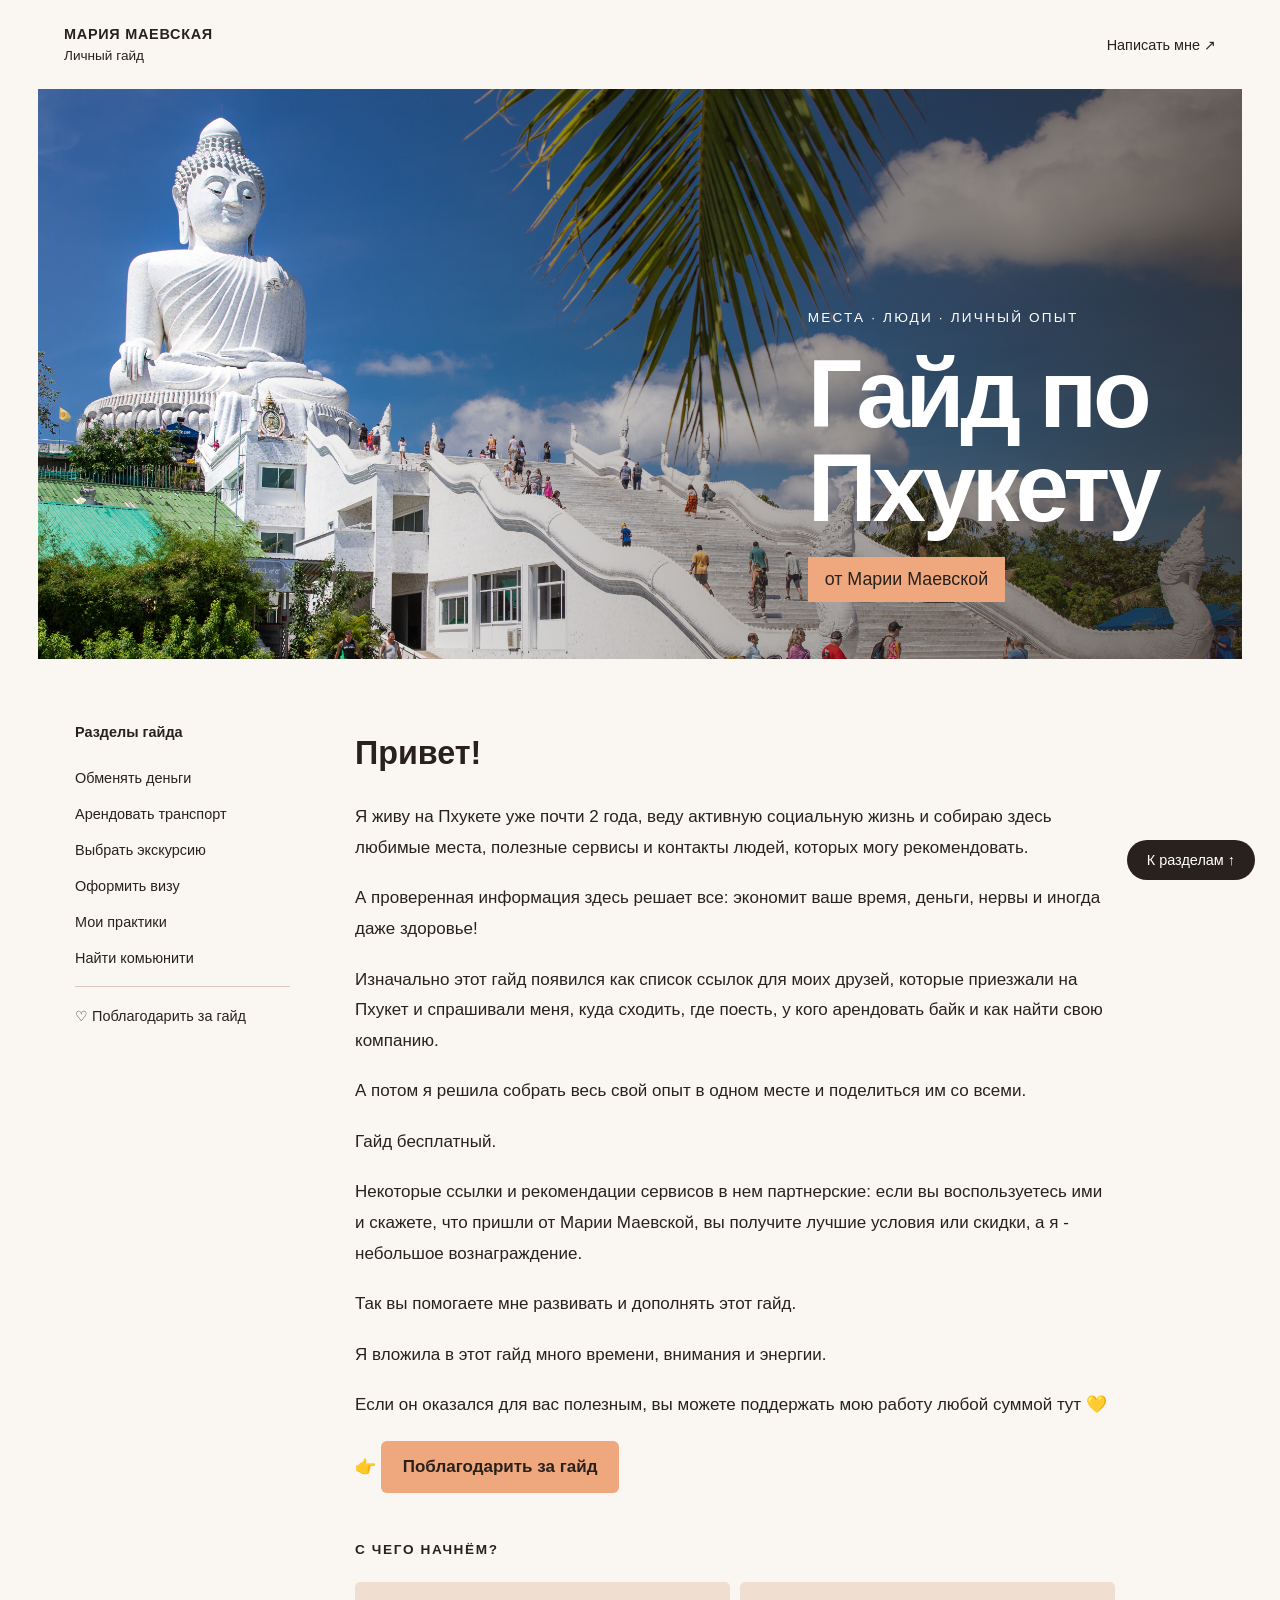
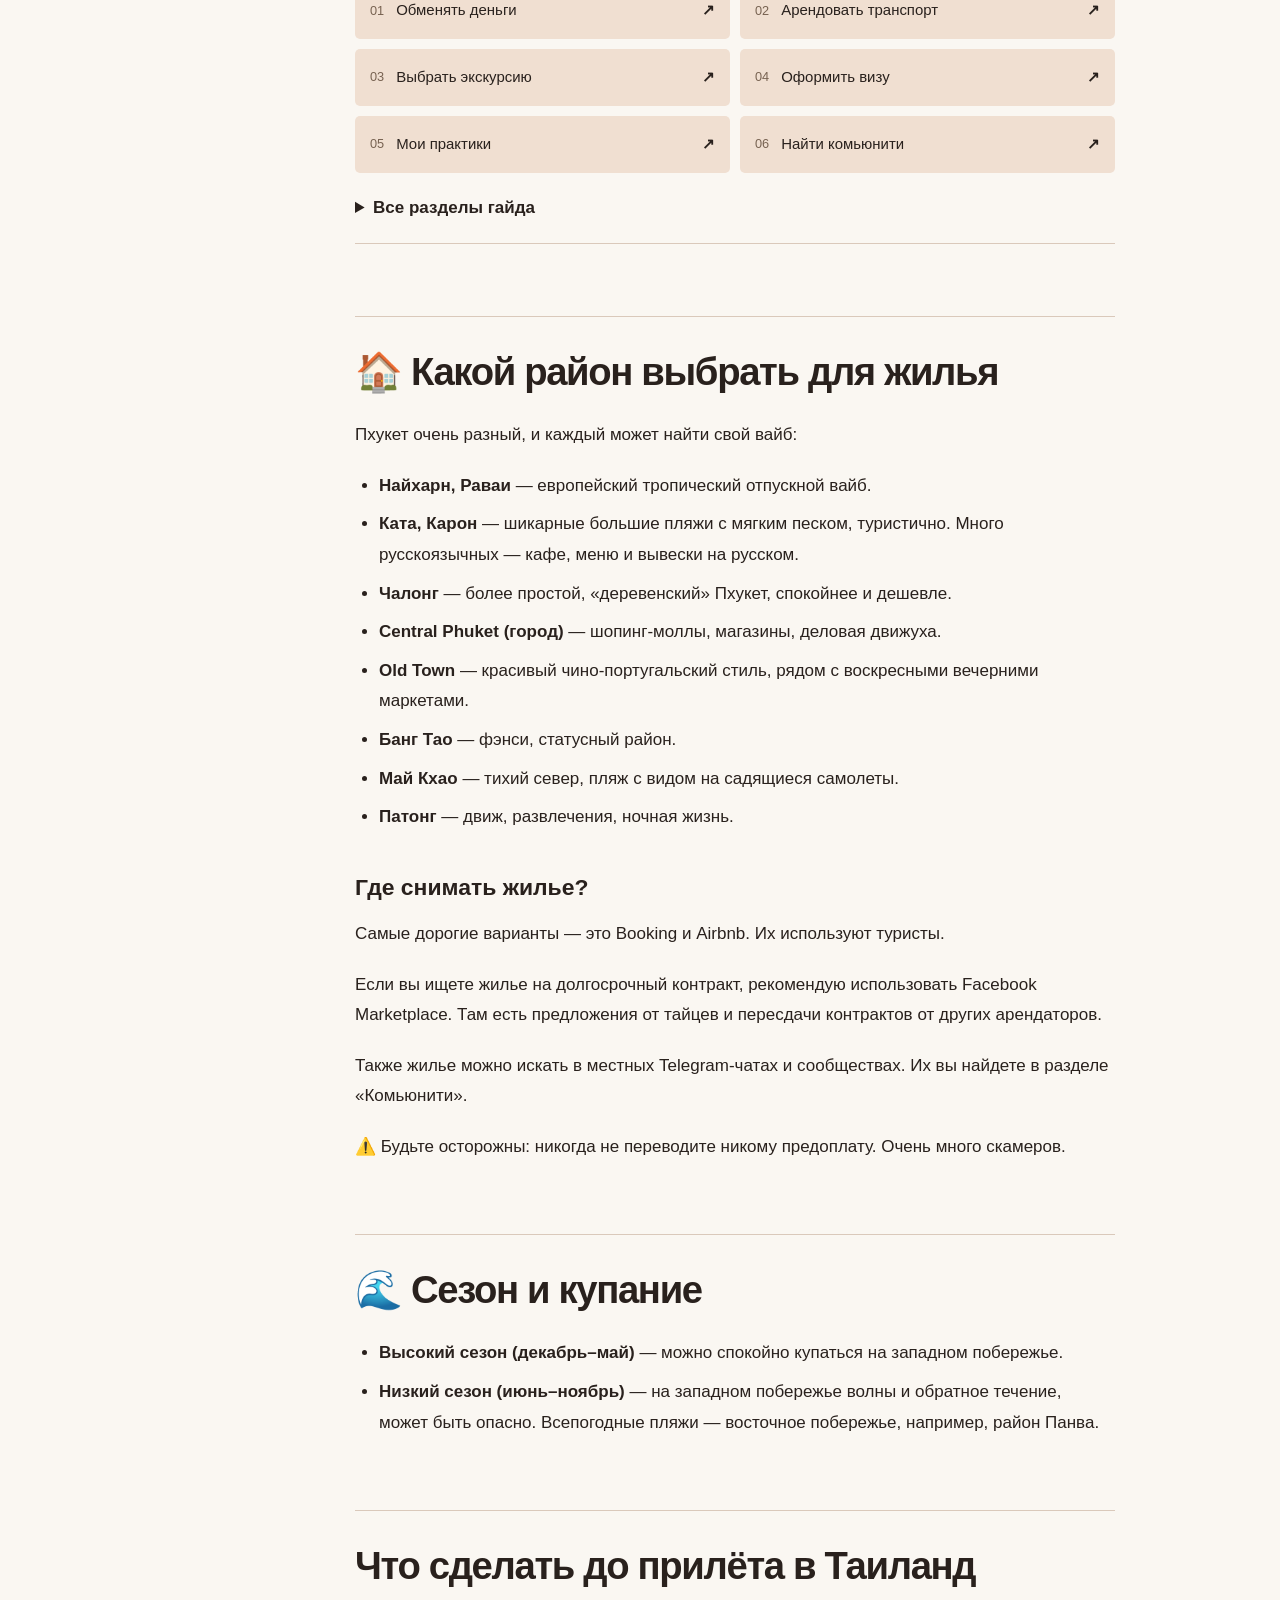
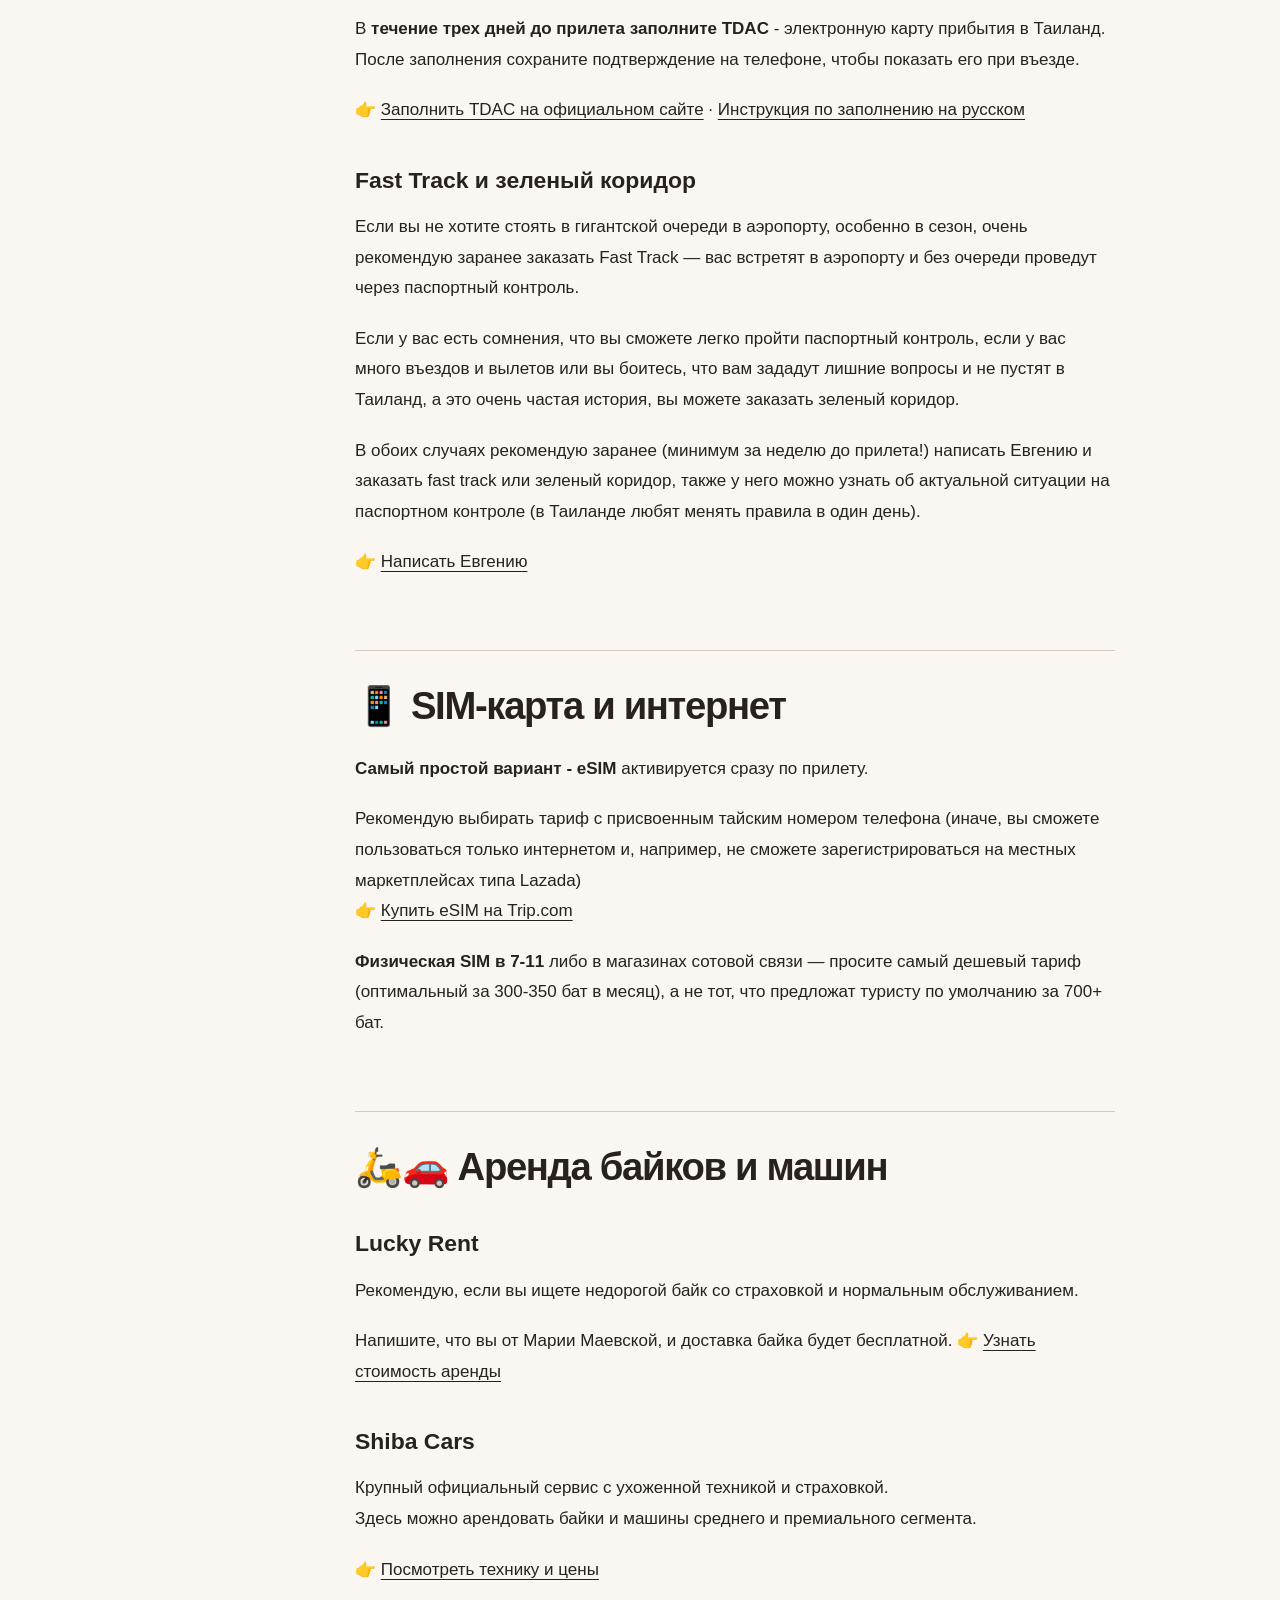
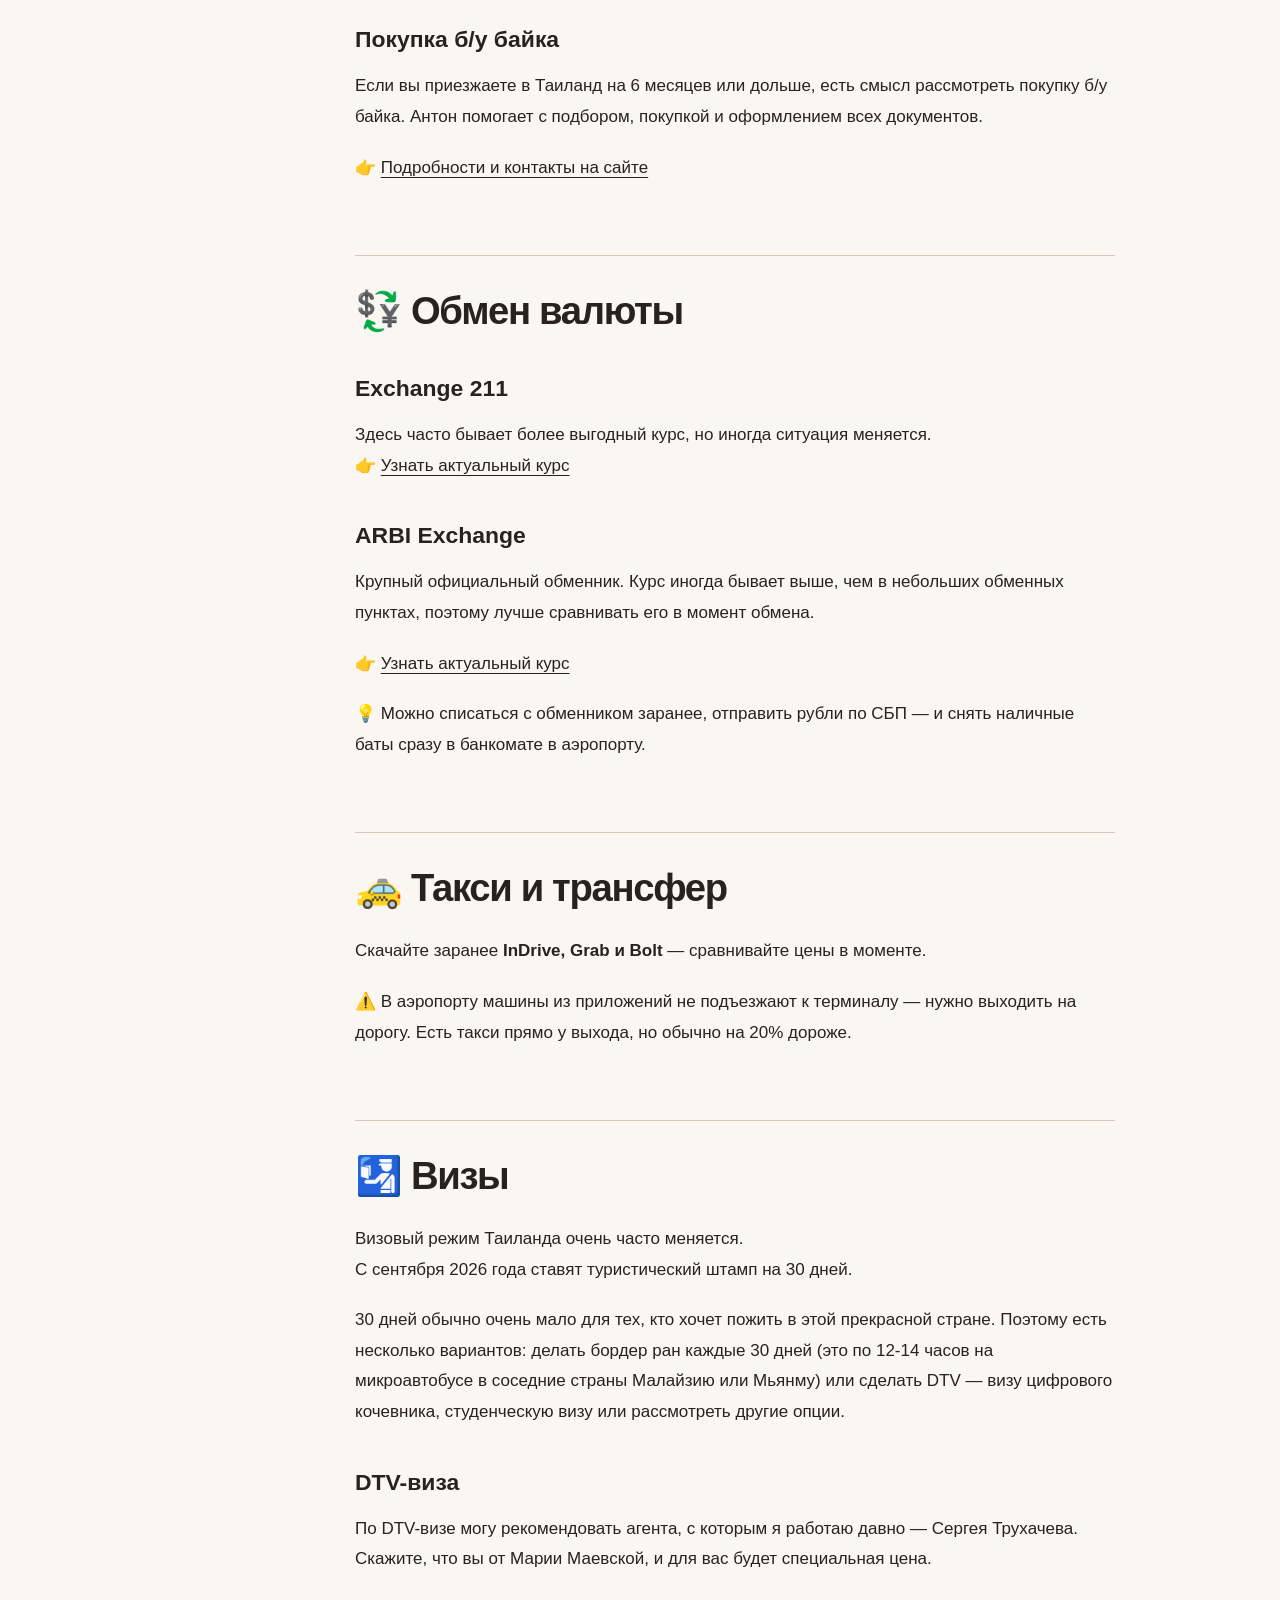
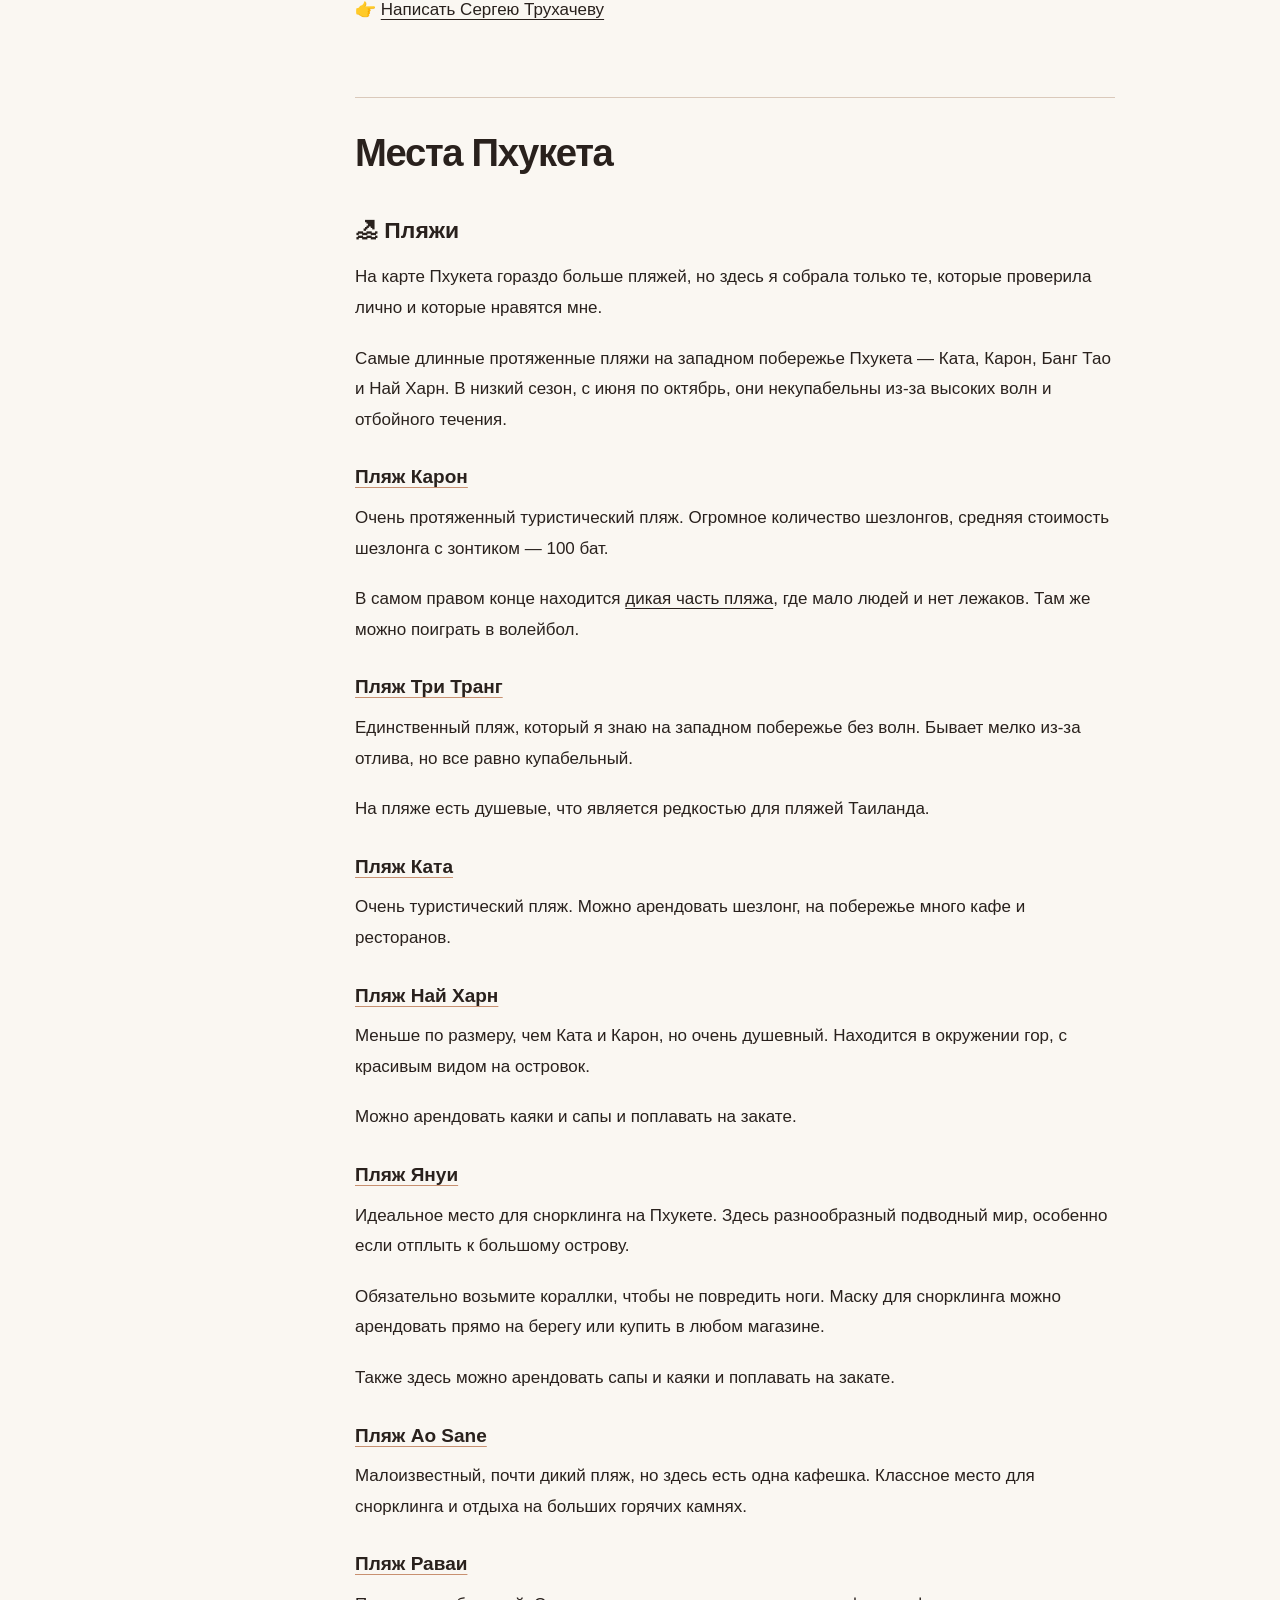
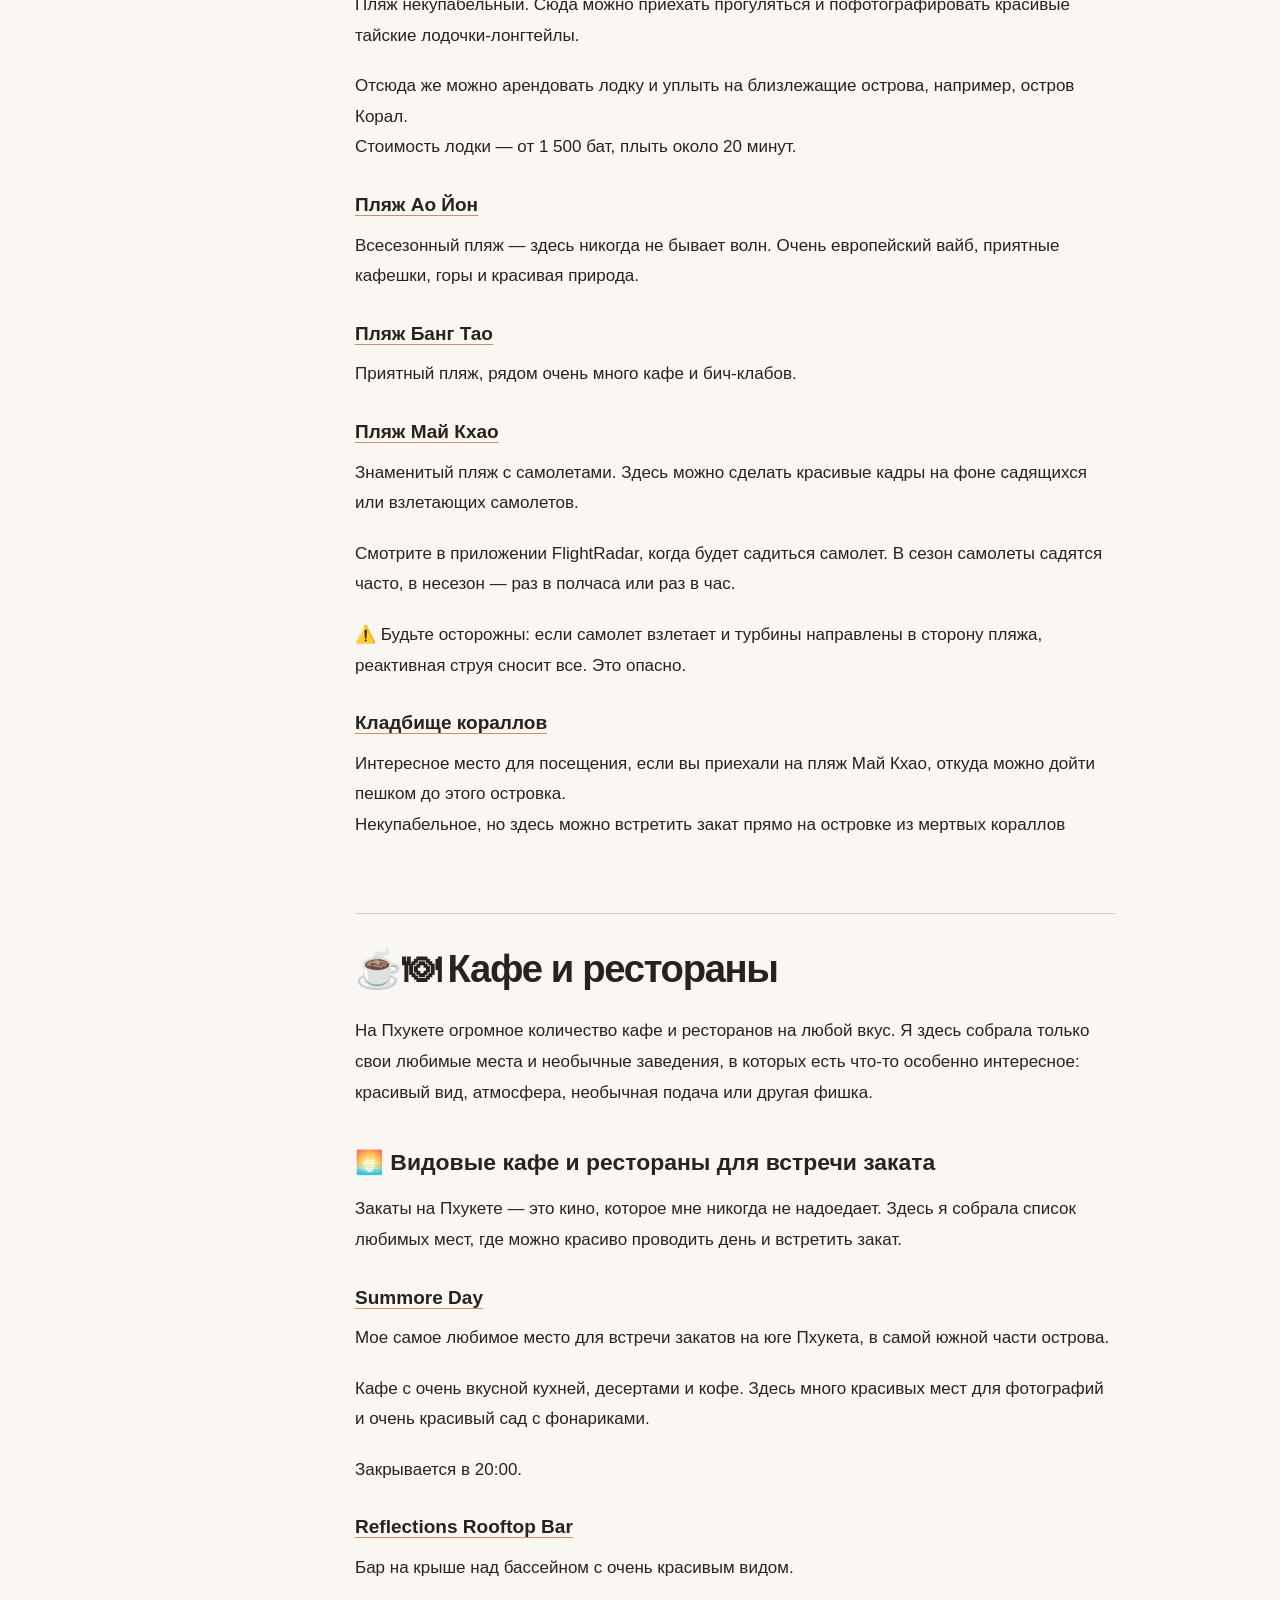
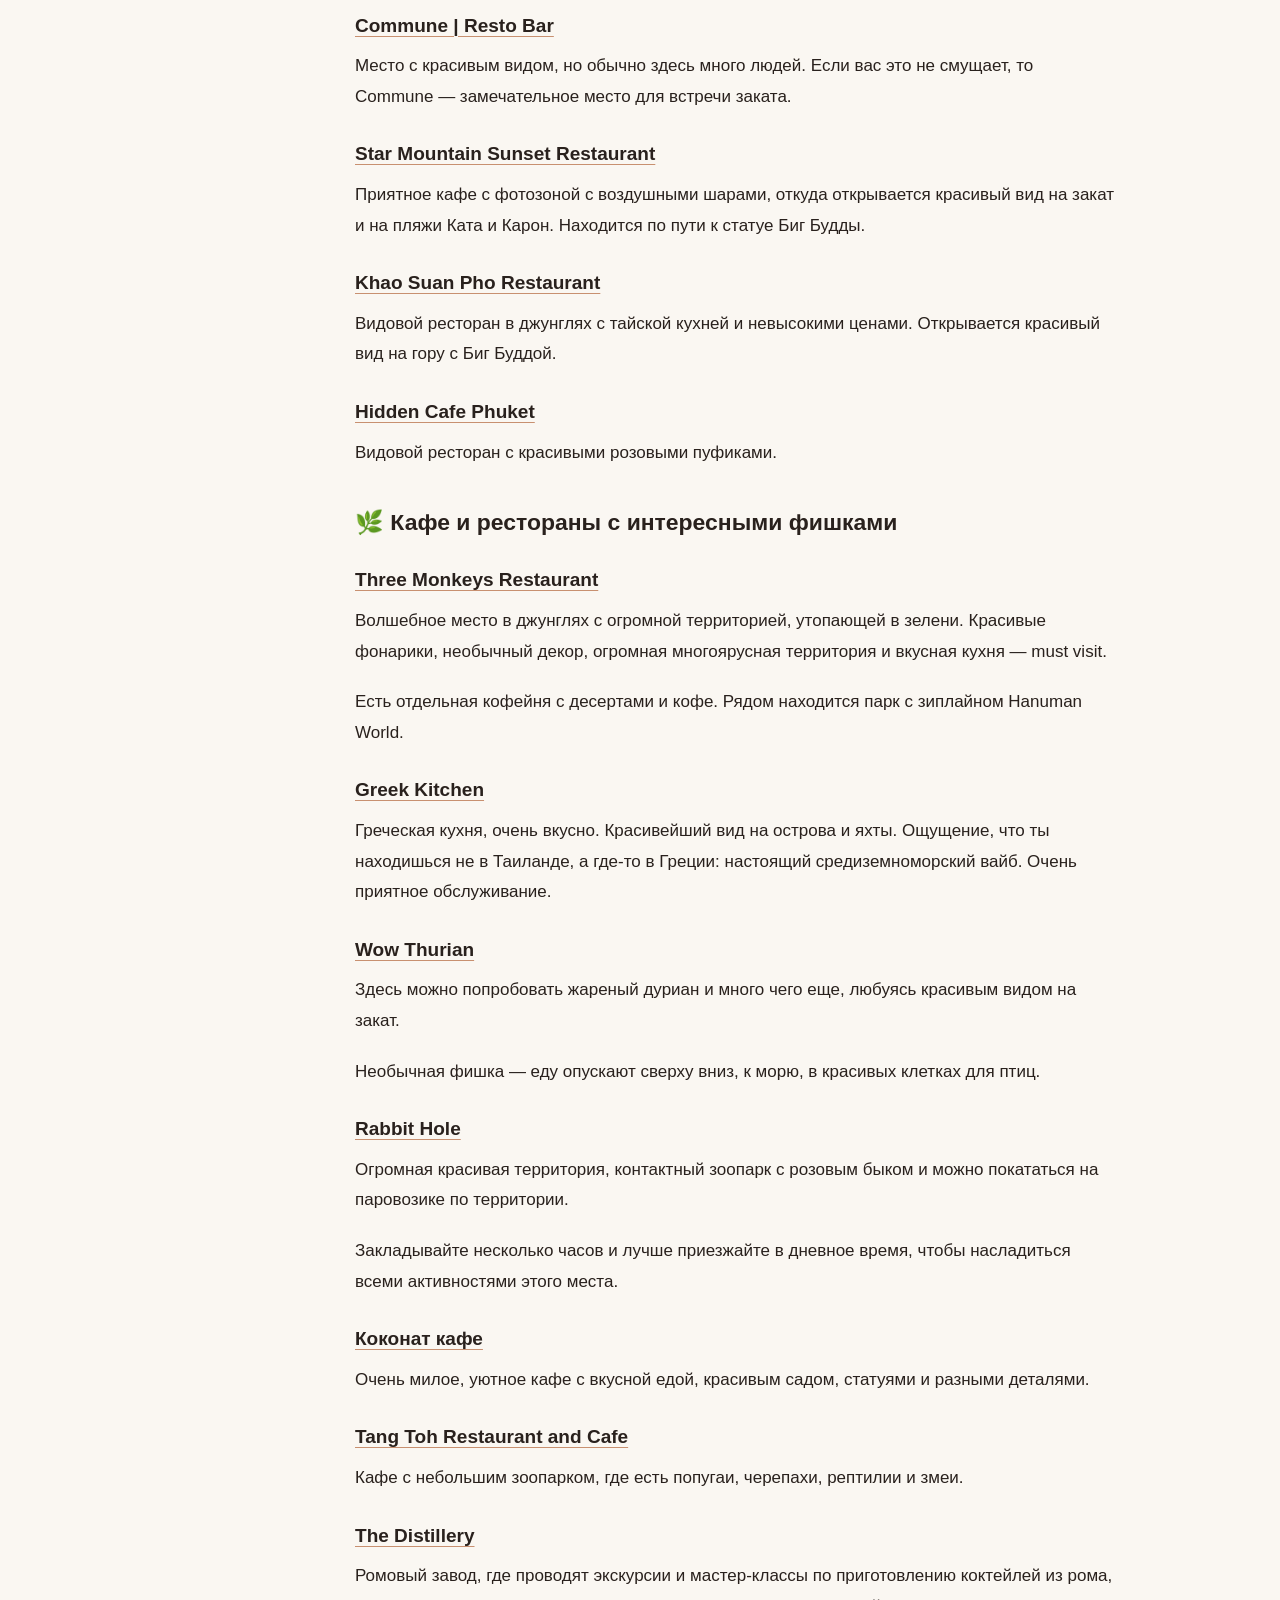
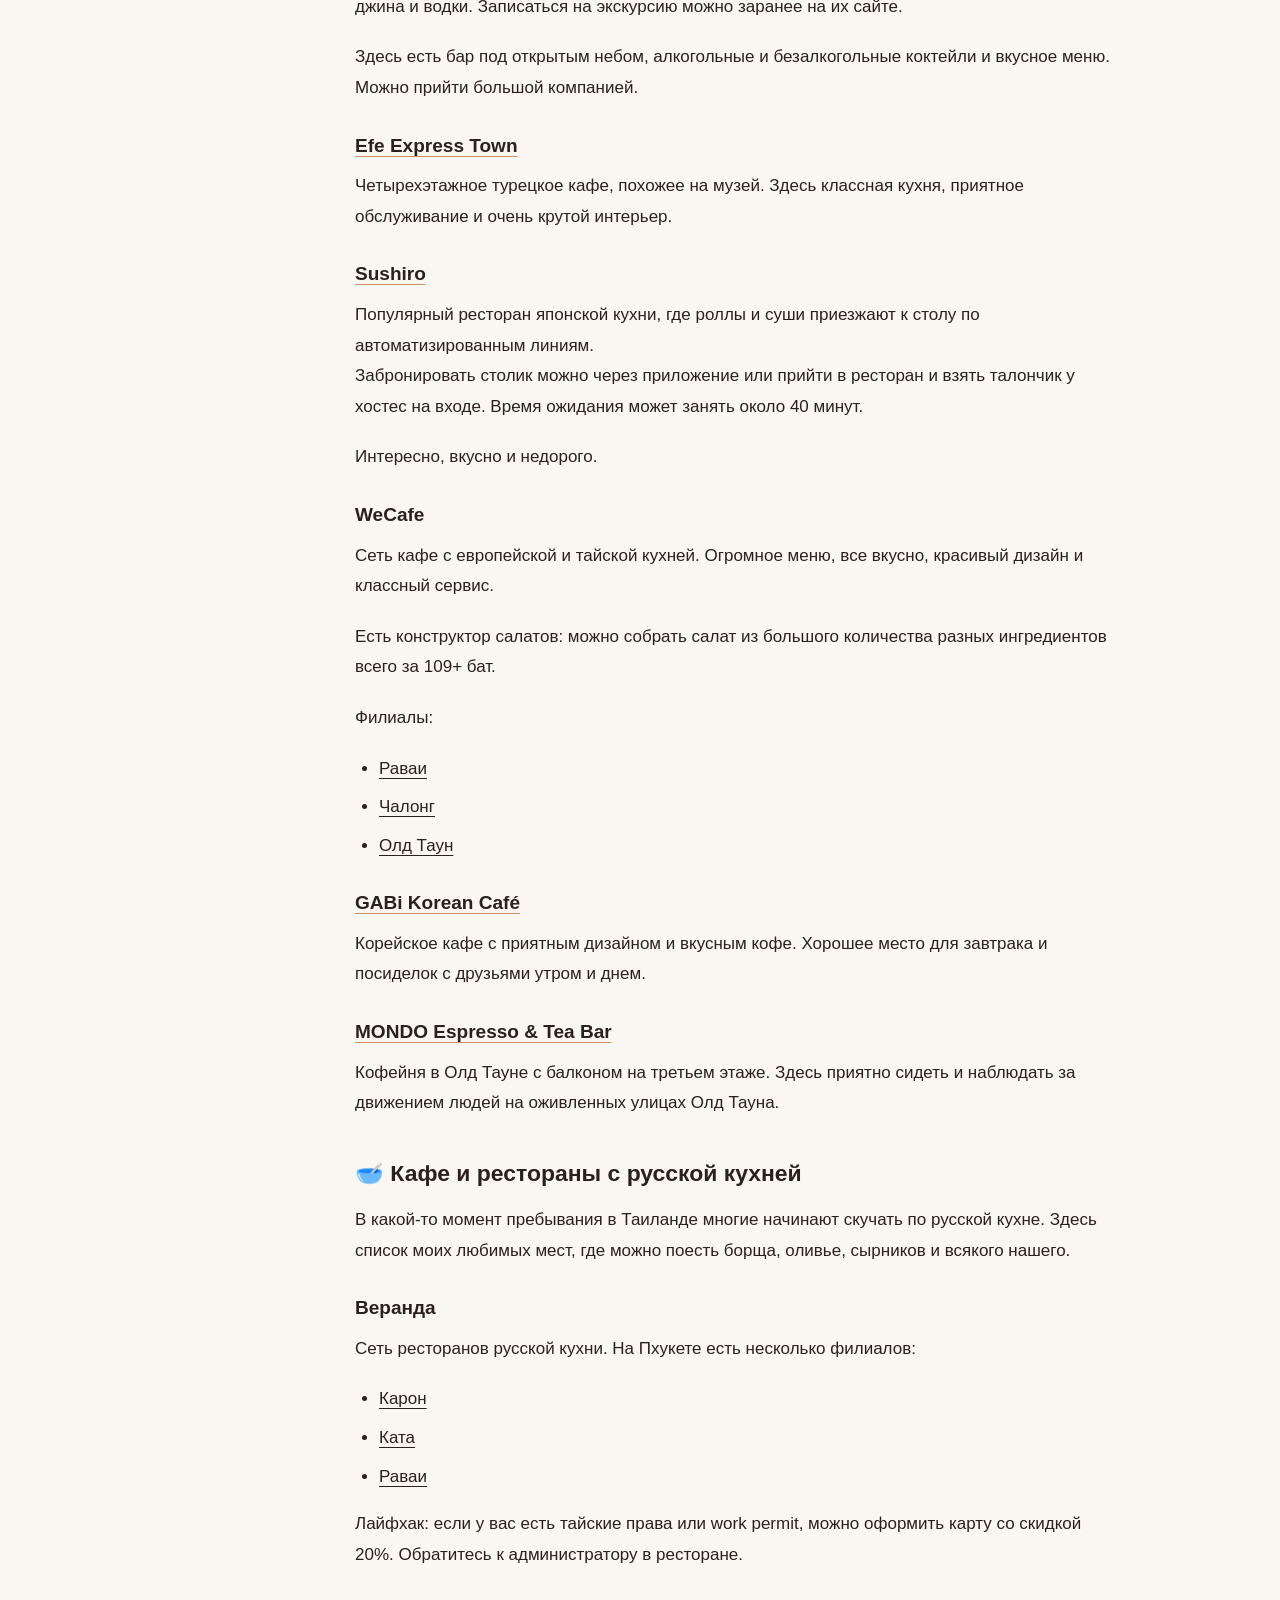
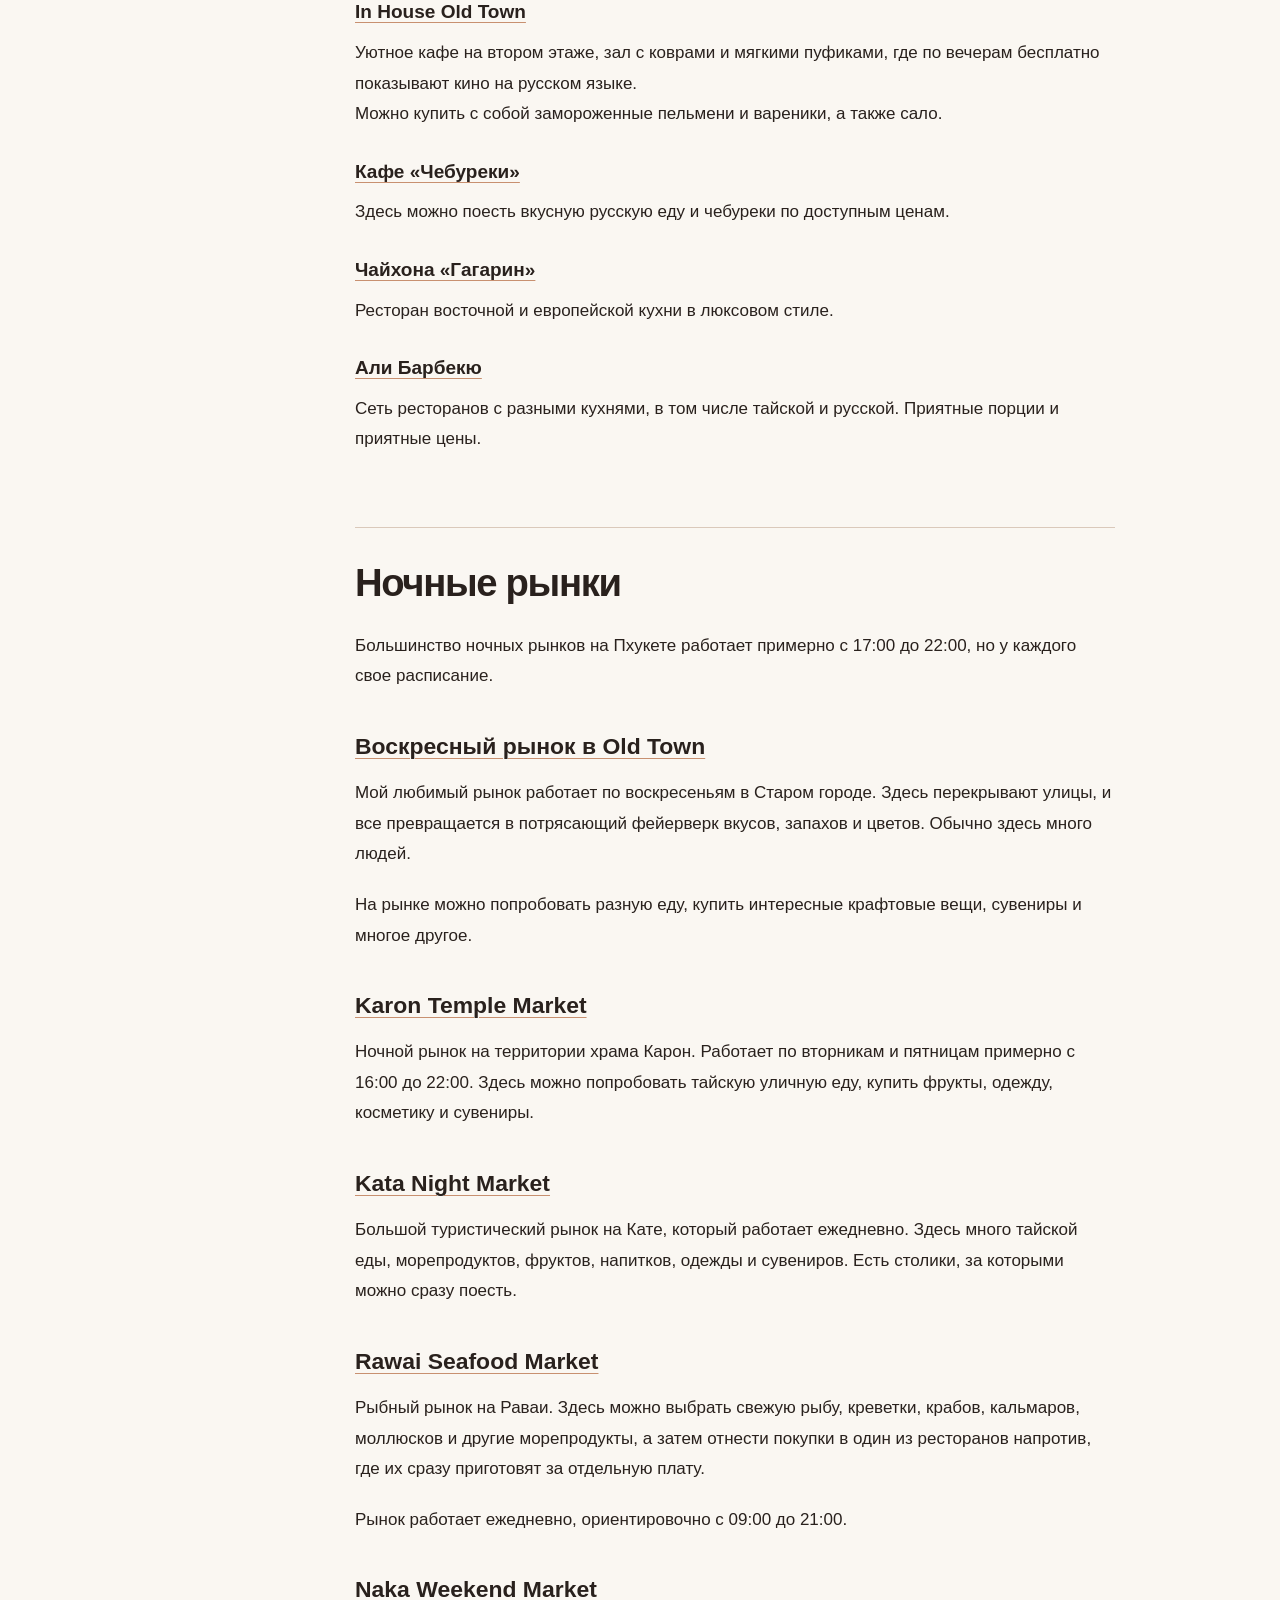
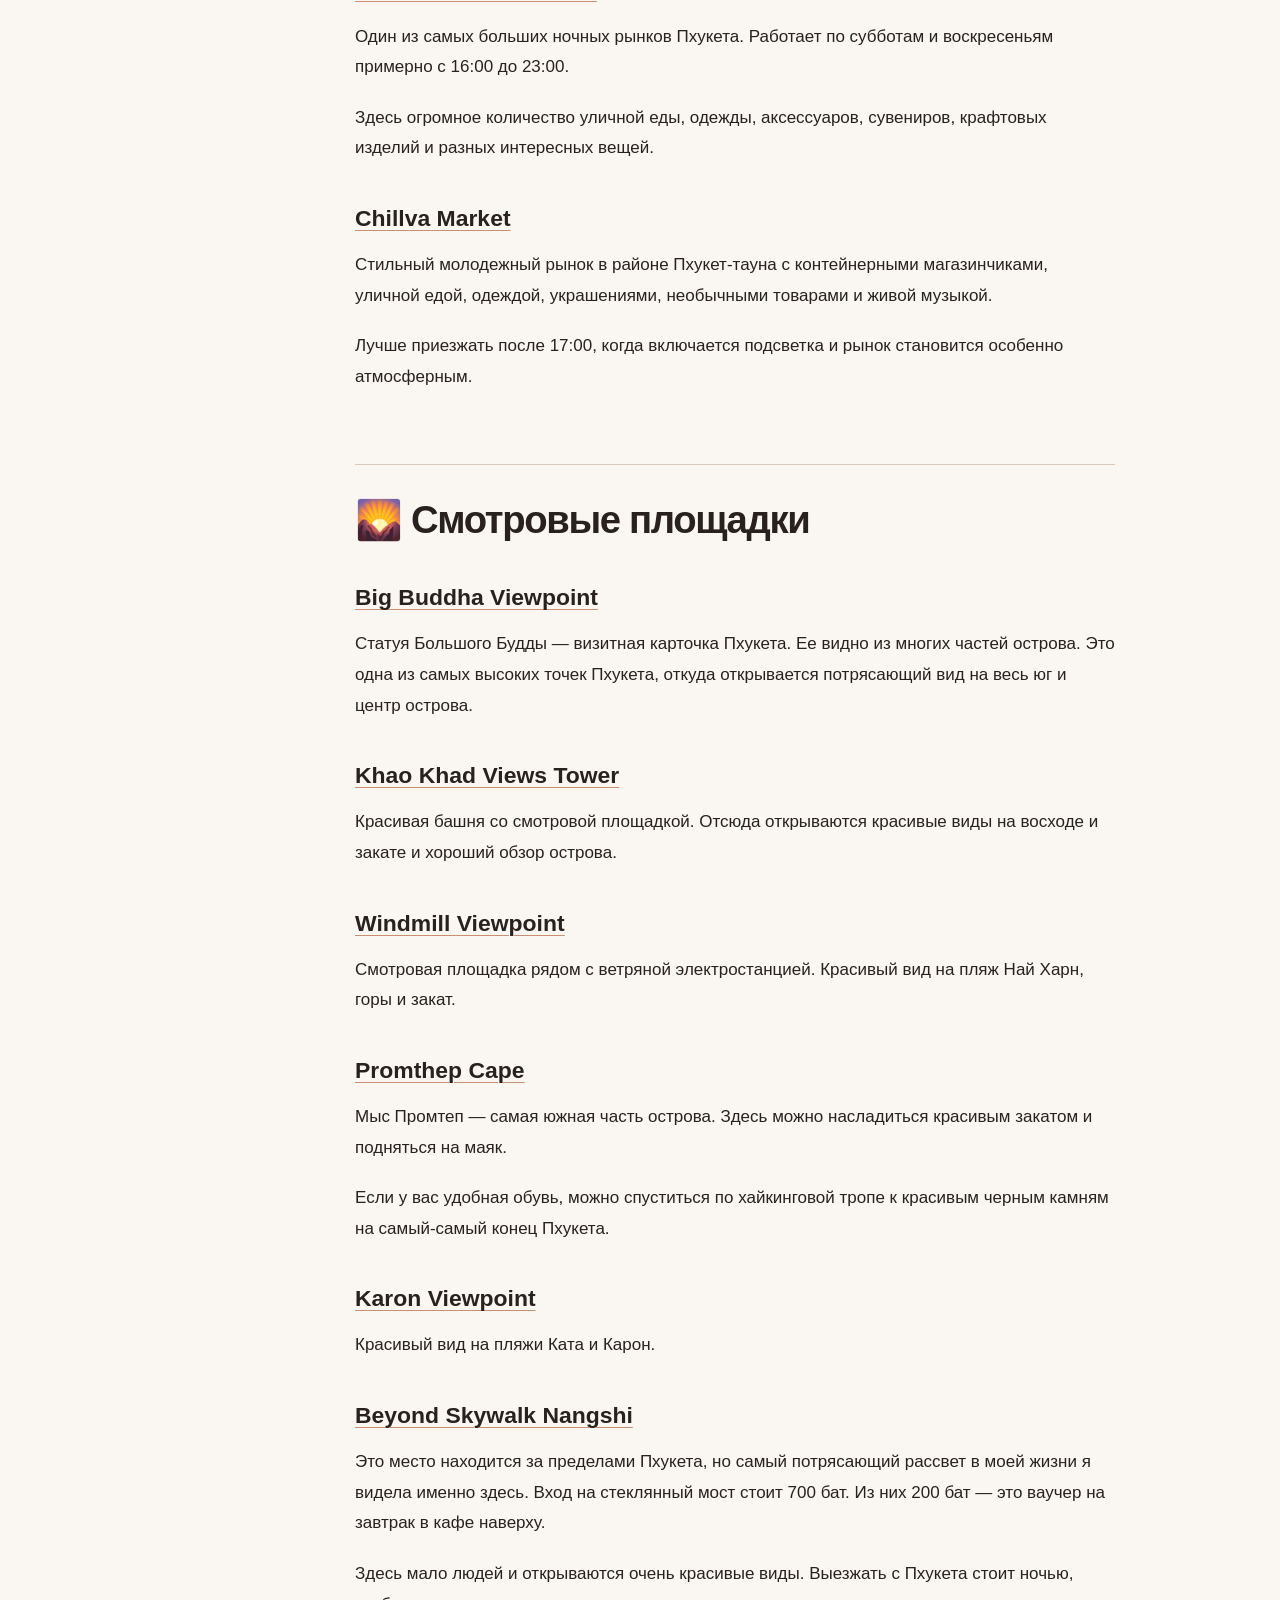
<file: Phuket-для-GitHub/phuket/index.html>
<!doctype html><html lang="ru"><head><meta charset="utf-8"><meta name="viewport" content="width=device-width,initial-scale=1"><title>Гайд по Пхукету от Марии Маевской</title><meta name="description" content="Личный гайд Марии Маевской: пляжи, кафе, проверенные контакты, аренда, экскурсии и комьюнити Пхукета."><meta name="theme-color" content="#efa77e"><link rel="icon" href="data:image/svg+xml,%3Csvg xmlns='http://www.w3.org/2000/svg' viewBox='0 0 32 32'%3E%3Crect width='32' height='32' rx='8' fill='%23efa77e'/%3E%3Ctext x='16' y='23' text-anchor='middle' font-size='23' fill='%23261e19'%3EМ%3C/text%3E%3C/svg%3E"><link rel="stylesheet" href="style.css"><script src="app.js" defer></script></head><body><a class="skip" href="#guide">Перейти к гайду</a><header class="topbar"><a class="brand" href="#">МАРИЯ МАЕВСКАЯ<span>Личный гайд</span></a><a href="https://t.me/Masha_Obnimashka">Написать мне ↗</a></header><section class="hero" aria-labelledby="title"><img src="assets/phuket-buddha.jpg" alt="Большой Будда на Пхукете, белая статуя и лестница среди пальм" width="2400" height="1600" fetchpriority="high"><div class="hero-title"><p>МЕСТА · ЛЮДИ · ЛИЧНЫЙ ОПЫТ</p><h1 id="title">Гайд по<br>Пхукету</h1><p class="author">от Марии Маевской</p></div></section><div class="layout"><aside><a href="#navigation">Разделы гайда</a><a href="#section-12">Обменять деньги</a><a href="#section-8">Арендовать транспорт</a><a href="#section-73">Выбрать экскурсию</a><a href="#section-16">Оформить визу</a><a href="#section-92">Мои практики</a><a href="#section-100">Найти комьюнити</a><a class="support" data-donate href="thank-you/index.html">♡ Поблагодарить за гайд</a></aside><main id="guide">
<p>Привет!</p>
<p>Я живу на Пхукете уже почти 2 года, веду активную социальную жизнь и собираю здесь любимые места, полезные сервисы и контакты людей, которых могу рекомендовать.</p>
<p>А проверенная информация здесь решает все: экономит ваше время, деньги, нервы и иногда даже здоровье!</p>
<p>Изначально этот гайд появился как список ссылок для моих друзей, которые приезжали на Пхукет и спрашивали меня, куда сходить, где поесть, у кого арендовать байк и как найти свою компанию.</p>
<p>А потом я решила собрать весь свой опыт в одном месте и поделиться им со всеми.</p>
<p>Гайд бесплатный.</p>
<p>Некоторые ссылки и рекомендации сервисов в нем партнерские: если вы воспользуетесь ими и скажете, что пришли от Марии Маевской, вы получите лучшие условия или скидки, а я - небольшое вознаграждение.</p>
<p>Так вы помогаете мне развивать и дополнять этот гайд.</p>
<p>Я вложила в этот гайд много времени, внимания и энергии.</p>
<p>Если он оказался для вас полезным, вы можете поддержать мою работу любой суммой тут 💛</p>
<p>👉 <strong><a class="donate" data-donate href="thank-you/index.html">Поблагодарить за гайд</a></strong></p>
<nav id="navigation" aria-label="Разделы гайда"><p class="eyebrow">С чего начнём?</p><div class="quick"><a href="#section-12"><span>01</span>Обменять деньги<b aria-hidden="true">↗</b></a><a href="#section-8"><span>02</span>Арендовать транспорт<b aria-hidden="true">↗</b></a><a href="#section-73"><span>03</span>Выбрать экскурсию<b aria-hidden="true">↗</b></a><a href="#section-16"><span>04</span>Оформить визу<b aria-hidden="true">↗</b></a><a href="#section-92"><span>05</span>Мои практики<b aria-hidden="true">↗</b></a><a href="#section-100"><span>06</span>Найти комьюнити<b aria-hidden="true">↗</b></a></div><details><summary>Все разделы гайда</summary><div class="toc"><a href="#section-2">🏠 Какой район выбрать для жилья</a><a href="#section-4">🌊 Сезон и купание</a><a href="#section-5">Что сделать до прилёта в Таиланд</a><a href="#section-7">📱 SIM-карта и интернет</a><a href="#section-8">🛵🚗 Аренда байков и машин</a><a href="#section-12">💱 Обмен валюты</a><a href="#section-15">🚕 Такси и трансфер</a><a href="#section-16">🛂 Визы</a><a href="#section-18">Места Пхукета</a><a href="#section-31">☕🍽 Кафе и рестораны</a><a href="#section-58">Ночные рынки</a><a href="#section-65">🌄 Смотровые площадки</a><a href="#section-73">🚌 Экскурсии</a><a href="#section-81">Студии красоты</a><a href="#section-83">Бенто-тортики</a><a href="#section-85">🧘‍♀️ Для тела: спа и велнес</a><a href="#section-91">🧘 Для души и тела</a><a href="#section-100">🤝 Люди и Community</a><a href="#section-113">🏥 Медицина и здоровье</a><a href="#section-122">💻 Коворкинги и места для работы</a><a href="#section-125">🎢 Развлечения на Пхукете</a><a href="#section-131">🛕 Храмы и культурные места</a><a href="#section-137">📱 Полезные приложения и сервисы</a><a href="#section-140">🆘 Экстренные номера</a><a href="#section-141">⚠️ Важная информация о безопасности</a><a href="#section-142">Поддержать гайд</a><a href="#section-143">Помогите сделать гайд еще лучше</a></div></details></nav><h2 id="section-2">🏠 Какой район выбрать для жилья</h2>
<p>Пхукет очень разный, и каждый может найти свой вайб:</p>
<ul>
<li><p><strong>Найхарн, Раваи</strong> — европейский тропический отпускной вайб.</p>
</li>
<li><p><strong>Ката, Карон</strong> — шикарные большие пляжи с мягким песком, туристично. Много русскоязычных — кафе, меню и вывески на русском.</p>
</li>
<li><p><strong>Чалонг</strong> — более простой, «деревенский» Пхукет, спокойнее и дешевле.</p>
</li>
<li><p><strong>Central Phuket (город)</strong> — шопинг-моллы, магазины, деловая движуха.</p>
</li>
<li><p><strong>Old Town</strong> — красивый чино-португальский стиль, рядом с воскресными вечерними маркетами.</p>
</li>
<li><p><strong>Банг Тао</strong> — фэнси, статусный район.</p>
</li>
<li><p><strong>Май Кхао</strong> — тихий север, пляж с видом на садящиеся самолеты.</p>
</li>
<li><p><strong>Патонг</strong> — движ, развлечения, ночная жизнь.</p>
</li>
</ul>
<h3 id="section-3">Где снимать жилье?</h3>
<p>Самые дорогие варианты — это Booking и Airbnb. Их используют туристы.</p>
<p>Если вы ищете жилье на долгосрочный контракт, рекомендую использовать Facebook Marketplace. Там есть предложения от тайцев и пересдачи контрактов от других арендаторов.</p>
<p>Также жилье можно искать в местных Telegram-чатах и сообществах. Их вы найдете в разделе «Комьюнити».</p>
<p>⚠️ Будьте осторожны: никогда не переводите никому предоплату. Очень много скамеров.</p>
<h2 id="section-4">🌊 Сезон и купание</h2>
<ul>
<li><p><strong>Высокий сезон (декабрь–май)</strong> — можно спокойно купаться на западном побережье.</p>
</li>
<li><p><strong>Низкий сезон (июнь–ноябрь)</strong> — на западном побережье волны и обратное течение, может быть опасно. Всепогодные пляжи — восточное побережье, например, район Панва.</p>
</li>
</ul>
<h2 id="section-5">Что сделать до прилёта в Таиланд</h2>
<p>В <strong>течение трех дней до прилета заполните TDAC</strong> - электронную карту прибытия в Таиланд. После заполнения сохраните подтверждение на телефоне, чтобы показать его при въезде.</p>
<p>👉 <a href="https://tdac.immigration.go.th/arrival-card/">Заполнить TDAC на официальном сайте</a> · <a href="https://moscow.thaiembassy.org/ru/content/%D1%86%D0%B8%D1%84%D1%80%D0%BE%D0%B2%D0%B0%D1%8F%D0%BA%D0%B0%D1%80%D1%82%D0%B0%D0%BF%D1%80%D0%B8%D0%B1%D1%8B%D1%82%D0%B8%D1%8F?menu=5d843dba15e39c1abc0057ea&page=5d843dba15e39c1abc0057e9">Инструкция по заполнению на русском</a></p>
<h3 id="section-6">Fast Track и зеленый коридор</h3>
<p>Если вы не хотите стоять в гигантской очереди в аэропорту, особенно в сезон, очень рекомендую заранее заказать Fast Track — вас встретят в аэропорту и без очереди проведут через паспортный контроль.</p>
<p>Если у вас есть сомнения, что вы сможете легко пройти паспортный контроль, если у вас много въездов и вылетов или вы боитесь, что вам зададут лишние вопросы и не пустят в Таиланд, а это очень частая история, вы можете заказать зеленый коридор.</p>
<p>В обоих случаях рекомендую заранее (минимум за неделю до прилета!) написать Евгению и заказать fast track или зеленый коридор, также у него можно узнать об актуальной ситуации на паспортном контроле (в Таиланде любят менять правила в один день).</p>
<p>👉 <a href="https://t.me/hochu_tom_yam">Написать Евгению</a></p>
<h2 id="section-7">📱 SIM-карта и интернет</h2>
<p><strong>Самый простой вариант - eSIM</strong> активируется сразу по прилету.</p>
<p>Рекомендую выбирать тариф с присвоенным тайским номером телефона (иначе, вы сможете пользоваться только интернетом и, например, не сможете зарегистрироваться на местных маркетплейсах типа Lazada)<br>👉 <a href="https://www.trip.com/t/UiiUetDgQW2">Купить eSIM на Trip.com</a></p>
<p><strong>Физическая SIM в 7-11</strong> либо в магазинах сотовой связи — просите самый дешевый тариф (оптимальный за 300-350 бат в месяц), а не тот, что предложат туристу по умолчанию за 700+ бат.</p>
<h2 id="section-8">🛵🚗 Аренда байков и машин</h2>
<h3 id="section-9">Lucky Rent</h3>
<p>Рекомендую, если вы ищете недорогой байк со страховкой и нормальным обслуживанием.</p>
<p>Напишите, что вы от Марии Маевской, и доставка байка будет бесплатной. 👉 <a href="https://t.me/m/KD_6TGSZNTk1">Узнать стоимость аренды</a></p>
<h3 id="section-10">Shiba Cars</h3>
<p>Крупный официальный сервис с ухоженной техникой и страховкой.<br>Здесь можно арендовать байки и машины среднего и премиального сегмента.</p>
<p>👉 <a href="https://a.shiba-cars.com/?ref=5XQ8X8">Посмотреть технику и цены</a></p>
<h3 id="section-11">Покупка б/у байка</h3>
<p>Если вы приезжаете в Таиланд на 6 месяцев или дольше, есть смысл рассмотреть покупку б/у байка. Антон помогает с подбором, покупкой и оформлением всех документов.</p>
<p>👉 <a href="https://tonybuysell.com/ru/scooter/">Подробности и контакты на сайте</a></p>
<h2 id="section-12">💱 Обмен валюты</h2>
<h3 id="section-13">Exchange 211</h3>
<p>Здесь часто бывает более выгодный курс, но иногда ситуация меняется.<br>👉 <a href="https://ex211.com/qr/?ref=lkc932rltjf6">Узнать актуальный курс</a></p>
<h3 id="section-14">ARBI Exchange</h3>
<p>Крупный официальный обменник. Курс иногда бывает выше, чем в небольших обменных пунктах, поэтому лучше сравнивать его в момент обмена.</p>
<p>👉 <a href="https://arbi.exchange/contacts/qr?code=834YEA4A">Узнать актуальный курс</a></p>
<p>💡 Можно списаться с обменником заранее, отправить рубли по СБП — и снять наличные баты сразу в банкомате в аэропорту.</p>
<h2 id="section-15">🚕 Такси и трансфер</h2>
<p>Скачайте заранее <strong>InDrive, Grab и Bolt</strong> — сравнивайте цены в моменте.</p>
<p>⚠️ В аэропорту машины из приложений не подъезжают к терминалу — нужно выходить на дорогу. Есть такси прямо у выхода, но обычно на 20% дороже.</p>
<h2 id="section-16">🛂 Визы</h2>
<p>Визовый режим Таиланда очень часто меняется.<br>С сентября 2026 года ставят туристический штамп на 30 дней.</p>
<p>30 дней обычно очень мало для тех, кто хочет пожить в этой прекрасной стране. Поэтому есть несколько вариантов: делать бордер ран каждые 30 дней (это по 12-14 часов на микроавтобусе в соседние страны Малайзию или Мьянму) или сделать DTV — визу цифрового кочевника, студенческую визу или рассмотреть другие опции.</p>
<h3 id="section-17">DTV-виза</h3>
<p>По DTV-визе могу рекомендовать агента, с которым я работаю давно — Сергея Трухачева.<br>Скажите, что вы от Марии Маевской, и для вас будет специальная цена.</p>
<p>👉 <a href="https://t.me/sergeytrukhachev">Написать Сергею Трухачеву</a></p>
<h2 id="section-18">Места Пхукета</h2>
<h3 id="section-19">🏖 Пляжи</h3>
<p>На карте Пхукета гораздо больше пляжей, но здесь я собрала только те, которые проверила лично и которые нравятся мне.</p>
<p>Самые длинные протяженные пляжи на западном побережье Пхукета — Ката, Карон, Банг Тао и Най Харн. В низкий сезон, с июня по октябрь, они некупабельны из-за высоких волн и отбойного течения.</p>
<h4 id="section-20"><a href="https://maps.app.goo.gl/WpEaEuMcLi28sgcy9">Пляж Карон</a></h4>
<p>Очень протяженный туристический пляж. Огромное количество шезлонгов, средняя стоимость шезлонга с зонтиком — 100 бат.</p>
<p>В самом правом конце находится <a href="https://maps.app.goo.gl/q55f8HwdeX94TApMA">дикая часть пляжа</a>, где мало людей и нет лежаков. Там же можно поиграть в волейбол.</p>
<h4 id="section-21"><a href="https://maps.app.goo.gl/NChLvM8RXA62BXdt7">Пляж Три Транг</a></h4>
<p>Единственный пляж, который я знаю на западном побережье без волн. Бывает мелко из-за отлива, но все равно купабельный.</p>
<p>На пляже есть душевые, что является редкостью для пляжей Таиланда.</p>
<h4 id="section-22"><a href="https://maps.app.goo.gl/XssJ6Gr1y7R39Gbw7">Пляж Ката</a></h4>
<p>Очень туристический пляж. Можно арендовать шезлонг, на побережье много кафе и ресторанов.</p>
<h4 id="section-23"><a href="https://maps.app.goo.gl/7nNhSTTmoSQZzGFe9">Пляж Най Харн</a></h4>
<p>Меньше по размеру, чем Ката и Карон, но очень душевный. Находится в окружении гор, с красивым видом на островок.</p>
<p>Можно арендовать каяки и сапы и поплавать на закате.</p>
<h4 id="section-24"><a href="https://maps.app.goo.gl/pR7xBpcSzuJZnsqW8">Пляж Януи</a></h4>
<p>Идеальное место для снорклинга на Пхукете. Здесь разнообразный подводный мир, особенно если отплыть к большому острову.</p>
<p>Обязательно возьмите кораллки, чтобы не повредить ноги. Маску для снорклинга можно арендовать прямо на берегу или купить в любом магазине.</p>
<p>Также здесь можно арендовать сапы и каяки и поплавать на закате.</p>
<h4 id="section-25"><a href="https://maps.app.goo.gl/z8uBWp569PRdytT48">Пляж Ao Sane</a></h4>
<p>Малоизвестный, почти дикий пляж, но здесь есть одна кафешка. Классное место для снорклинга и отдыха на больших горячих камнях.</p>
<h4 id="section-26"><a href="https://maps.app.goo.gl/nJqsc3bbgJBdnmjE6">Пляж Раваи</a></h4>
<p>Пляж некупабельный. Сюда можно приехать прогуляться и пофотографировать красивые тайские лодочки-лонгтейлы.</p>
<p>Отсюда же можно арендовать лодку и уплыть на близлежащие острова, например, остров Корал.<br>Стоимость лодки — от 1 500 бат, плыть около 20 минут.</p>
<h4 id="section-27"><a href="https://maps.app.goo.gl/HJZfUbHY6GeN6VHx6">Пляж Ао Йон</a></h4>
<p>Всесезонный пляж — здесь никогда не бывает волн. Очень европейский вайб, приятные кафешки, горы и красивая природа.</p>
<h4 id="section-28"><a href="https://maps.app.goo.gl/LX3KePiKDoEUwTdv9">Пляж Банг Тао</a></h4>
<p>Приятный пляж, рядом очень много кафе и бич-клабов.</p>
<h4 id="section-29"><a href="https://maps.app.goo.gl/T8da5YJpnk9g23op7">Пляж Май Кхао</a></h4>
<p>Знаменитый пляж с самолетами. Здесь можно сделать красивые кадры на фоне садящихся или взлетающих самолетов.</p>
<p>Смотрите в приложении FlightRadar, когда будет садиться самолет. В сезон самолеты садятся часто, в несезон — раз в полчаса или раз в час.</p>
<p>⚠️ Будьте осторожны: если самолет взлетает и турбины направлены в сторону пляжа, реактивная струя сносит все. Это опасно.</p>
<h4 id="section-30"><a href="https://maps.app.goo.gl/nscFAwyBLJG1tEV49">Кладбище кораллов</a></h4>
<p>Интересное место для посещения, если вы приехали на пляж Май Кхао, откуда можно дойти пешком до этого островка.<br>Некупабельное, но здесь можно встретить закат прямо на островке из мертвых кораллов</p>
<h2 id="section-31">☕🍽 Кафе и рестораны</h2>
<p>На Пхукете огромное количество кафе и ресторанов на любой вкус. Я здесь собрала только свои любимые места и необычные заведения, в которых есть что-то особенно интересное: красивый вид, атмосфера, необычная подача или другая фишка.</p>
<h3 id="section-32">🌅 Видовые кафе и рестораны для встречи заката</h3>
<p>Закаты на Пхукете — это кино, которое мне никогда не надоедает. Здесь я собрала список любимых мест, где можно красиво проводить день и встретить закат.</p>
<h4 id="section-33"><a href="https://maps.app.goo.gl/Eq8ZiYFa9PWHHG1G9">Summore Day</a></h4>
<p>Мое самое любимое место для встречи закатов на юге Пхукета, в самой южной части острова.</p>
<p>Кафе с очень вкусной кухней, десертами и кофе. Здесь много красивых мест для фотографий и очень красивый сад с фонариками.</p>
<p>Закрывается в 20:00.</p>
<h4 id="section-34"><a href="https://maps.app.goo.gl/A9ZbPN5rC2RKi8Hk8">Reflections Rooftop Bar</a></h4>
<p>Бар на крыше над бассейном с очень красивым видом.</p>
<h4 id="section-35"><a href="https://maps.app.goo.gl/1cbN8LJs8EU7sHCK7">Commune | Resto Bar</a></h4>
<p>Место с красивым видом, но обычно здесь много людей. Если вас это не смущает, то Commune — замечательное место для встречи заката.</p>
<h4 id="section-36"><a href="https://maps.app.goo.gl/fEUVHMPy5AtPBRVz8">Star Mountain Sunset Restaurant</a></h4>
<p>Приятное кафе с фотозоной с воздушными шарами, откуда открывается красивый вид на закат и на пляжи Ката и Карон. Находится по пути к статуе Биг Будды.</p>
<h4 id="section-37"><a href="https://maps.app.goo.gl/qN8tGHnZaJUQV42r5">Khao Suan Pho Restaurant</a></h4>
<p>Видовой ресторан в джунглях с тайской кухней и невысокими ценами. Открывается красивый вид на гору с Биг Буддой.</p>
<h4 id="section-38"><a href="https://maps.app.goo.gl/uWkDTJivytXauXmv6">Hidden Cafe Phuket</a></h4>
<p>Видовой ресторан с красивыми розовыми пуфиками.</p>
<h3 id="section-39">🌿 Кафе и рестораны с интересными фишками</h3>
<h4 id="section-40"><a href="https://maps.app.goo.gl/mKTGpm7rWRLHppt66">Three Monkeys Restaurant</a></h4>
<p>Волшебное место в джунглях с огромной территорией, утопающей в зелени. Красивые фонарики, необычный декор, огромная многоярусная территория и вкусная кухня — must visit.</p>
<p>Есть отдельная кофейня с десертами и кофе. Рядом находится парк с зиплайном Hanuman World.</p>
<h4 id="section-41"><a href="https://maps.app.goo.gl/TRD7PU4KDLbCao2A9">Greek Kitchen</a></h4>
<p>Греческая кухня, очень вкусно. Красивейший вид на острова и яхты. Ощущение, что ты находишься не в Таиланде, а где-то в Греции: настоящий средиземноморский вайб. Очень приятное обслуживание.</p>
<h4 id="section-42"><a href="https://maps.app.goo.gl/JkjJc86ou5AnPksHA">Wow Thurian</a></h4>
<p>Здесь можно попробовать жареный дуриан и много чего еще, любуясь красивым видом на закат.</p>
<p>Необычная фишка — еду опускают сверху вниз, к морю, в красивых клетках для птиц.</p>
<h4 id="section-43"><a href="https://maps.app.goo.gl/XbGX1cFAXBRS4zsQ6">Rabbit Hole</a></h4>
<p>Огромная красивая территория, контактный зоопарк с розовым быком и можно покататься на паровозике по территории.</p>
<p>Закладывайте несколько часов и лучше приезжайте в дневное время, чтобы насладиться всеми активностями этого места.</p>
<h4 id="section-44"><a href="https://maps.app.goo.gl/zTVd9DnNNzW7dpu36">Коконат кафе</a></h4>
<p>Очень милое, уютное кафе с вкусной едой, красивым садом, статуями и разными деталями.</p>
<h4 id="section-45"><a href="https://maps.app.goo.gl/YCoVf5XFSQve7zLj6">Tang Toh Restaurant and Cafe</a></h4>
<p>Кафе с небольшим зоопарком, где есть попугаи, черепахи, рептилии и змеи.</p>
<h4 id="section-46"><a href="https://maps.app.goo.gl/yPCsttPAHEsygLCq7">The Distillery</a></h4>
<p>Ромовый завод, где проводят экскурсии и мастер-классы по приготовлению коктейлей из рома, джина и водки. Записаться на экскурсию можно заранее на их сайте.</p>
<p>Здесь есть бар под открытым небом, алкогольные и безалкогольные коктейли и вкусное меню. Можно прийти большой компанией.</p>
<h4 id="section-47"><a href="https://maps.app.goo.gl/RLzWQeph6BBbKbnE8">Efe Express Town</a></h4>
<p>Четырехэтажное турецкое кафе, похожее на музей. Здесь классная кухня, приятное обслуживание и очень крутой интерьер.</p>
<h4 id="section-48"><a href="https://maps.app.goo.gl/zsgWUQ4VuGjZS6EE9">Sushiro</a></h4>
<p>Популярный ресторан японской кухни, где роллы и суши приезжают к столу по автоматизированным линиям.<br>Забронировать столик можно через приложение или прийти в ресторан и взять талончик у хостес на входе. Время ожидания может занять около 40 минут.</p>
<p>Интересно, вкусно и недорого.</p>
<h4 id="section-49">WeCafe</h4>
<p>Сеть кафе с европейской и тайской кухней. Огромное меню, все вкусно, красивый дизайн и классный сервис.</p>
<p>Есть конструктор салатов: можно собрать салат из большого количества разных ингредиентов всего за 109+ бат.</p>
<p>Филиалы:</p>
<ul>
<li><p><a href="https://maps.app.goo.gl/haTswYeBh27deMWH6">Раваи</a></p>
</li>
<li><p><a href="https://maps.app.goo.gl/S9r9ThoY21jGT8gr6">Чалонг</a></p>
</li>
<li><p><a href="https://maps.app.goo.gl/PNYJe861zzzEUofX8">Олд Таун</a></p>
</li>
</ul>
<h4 id="section-50"><a href="https://maps.app.goo.gl/xBXyHqhapXxPDGKk6">GABi Korean Café</a></h4>
<p>Корейское кафе с приятным дизайном и вкусным кофе. Хорошее место для завтрака и посиделок с друзьями утром и днем.</p>
<h4 id="section-51"><a href="https://maps.app.goo.gl/cMFsTK88BbVNLwWL9">MONDO Espresso &amp; Tea Bar</a></h4>
<p>Кофейня в Олд Тауне с балконом на третьем этаже. Здесь приятно сидеть и наблюдать за движением людей на оживленных улицах Олд Тауна.</p>
<h3 id="section-52">🥣 Кафе и рестораны с русской кухней</h3>
<p>В какой-то момент пребывания в Таиланде многие начинают скучать по русской кухне. Здесь список моих любимых мест, где можно поесть борща, оливье, сырников и всякого нашего.</p>
<h4 id="section-53">Веранда</h4>
<p>Сеть ресторанов русской кухни. На Пхукете есть несколько филиалов:</p>
<ul>
<li><p><a href="https://maps.app.goo.gl/7jsMmJmZVpCgXuGt7">Карон</a></p>
</li>
<li><p><a href="https://maps.app.goo.gl/CyXu9Ti14DqQvLLz9">Ката</a></p>
</li>
<li><p><a href="https://maps.app.goo.gl/TCaoyydsTLATYGKk9">Раваи</a></p>
</li>
</ul>
<p>Лайфхак: если у вас есть тайские права или work permit, можно оформить карту со скидкой 20%. Обратитесь к администратору в ресторане.</p>
<h4 id="section-54"><a href="https://maps.app.goo.gl/dGgBBqA5CYTSBisy9">In House Old Town</a></h4>
<p>Уютное кафе на втором этаже, зал с коврами и мягкими пуфиками, где по вечерам бесплатно показывают кино на русском языке.<br>Можно купить с собой замороженные пельмени и вареники, а также сало.</p>
<h4 id="section-55"><a href="https://maps.app.goo.gl/Fq4oqzqqvKVTRKsC7">Кафе «Чебуреки»</a></h4>
<p>Здесь можно поесть вкусную русскую еду и чебуреки по доступным ценам.</p>
<h4 id="section-56"><a href="https://maps.app.goo.gl/6zCbYBfkTx4JTMY19">Чайхона «Гагарин»</a></h4>
<p>Ресторан восточной и европейской кухни в люксовом стиле.</p>
<h4 id="section-57"><a href="https://maps.app.goo.gl/PEksQnATKqHADaHb8">Али Барбекю</a></h4>
<p>Сеть ресторанов с разными кухнями, в том числе тайской и русской. Приятные порции и приятные цены.</p>
<h2 id="section-58">Ночные рынки</h2>
<p>Большинство ночных рынков на Пхукете работает примерно с 17:00 до 22:00, но у каждого свое расписание.</p>
<h3 id="section-59"><a href="https://maps.app.goo.gl/CXZMLcHTTVyvceVE9">Воскресный рынок в Old Town</a></h3>
<p>Мой любимый рынок работает по воскресеньям в Старом городе. Здесь перекрывают улицы, и все превращается в потрясающий фейерверк вкусов, запахов и цветов. Обычно здесь много людей.</p>
<p>На рынке можно попробовать разную еду, купить интересные крафтовые вещи, сувениры и многое другое.</p>
<h3 id="section-60"><a href="https://maps.app.goo.gl/dFVhavQv3g3kZSm48">Karon Temple Market</a></h3>
<p>Ночной рынок на территории храма Карон. Работает по вторникам и пятницам примерно с 16:00 до 22:00. Здесь можно попробовать тайскую уличную еду, купить фрукты, одежду, косметику и сувениры.</p>
<h3 id="section-61"><a href="https://maps.app.goo.gl/DpqZ2LdqMh7GVFL79">Kata Night Market</a></h3>
<p>Большой туристический рынок на Кате, который работает ежедневно. Здесь много тайской еды, морепродуктов, фруктов, напитков, одежды и сувениров. Есть столики, за которыми можно сразу поесть.</p>
<h3 id="section-62"><a href="https://maps.app.goo.gl/87NMrZb6ZMJphFoK6">Rawai Seafood Market</a></h3>
<p>Рыбный рынок на Раваи. Здесь можно выбрать свежую рыбу, креветки, крабов, кальмаров, моллюсков и другие морепродукты, а затем отнести покупки в один из ресторанов напротив, где их сразу приготовят за отдельную плату.</p>
<p>Рынок работает ежедневно, ориентировочно с 09:00 до 21:00.</p>
<h3 id="section-63"><a href="https://goo.gl/maps/hUb1yRvgYHfFEXcH8">Naka Weekend Market</a></h3>
<p>Один из самых больших ночных рынков Пхукета. Работает по субботам и воскресеньям примерно с 16:00 до 23:00.</p>
<p>Здесь огромное количество уличной еды, одежды, аксессуаров, сувениров, крафтовых изделий и разных интересных вещей.</p>
<h3 id="section-64"><a href="https://maps.app.goo.gl/3C8aeKdGzjFYLbbc6">Chillva Market</a></h3>
<p>Стильный молодежный рынок в районе Пхукет-тауна с контейнерными магазинчиками, уличной едой, одеждой, украшениями, необычными товарами и живой музыкой.</p>
<p>Лучше приезжать после 17:00, когда включается подсветка и рынок становится особенно атмосферным.</p>
<h2 id="section-65">🌄 Смотровые площадки</h2>
<h3 id="section-66"><a href="https://maps.app.goo.gl/tJGHj3d9msaTxGNC8">Big Buddha Viewpoint</a></h3>
<p>Статуя Большого Будды — визитная карточка Пхукета. Ее видно из многих частей острова. Это одна из самых высоких точек Пхукета, откуда открывается потрясающий вид на весь юг и центр острова.</p>
<h3 id="section-67"><a href="https://maps.app.goo.gl/iSpHVTtJUy6GpFR29">Khao Khad Views Tower</a></h3>
<p>Красивая башня со смотровой площадкой. Отсюда открываются красивые виды на восходе и закате и хороший обзор острова.</p>
<h3 id="section-68"><a href="https://maps.app.goo.gl/catZsRJ1DV4wDE517">Windmill Viewpoint</a></h3>
<p>Смотровая площадка рядом с ветряной электростанцией. Красивый вид на пляж Най Харн, горы и закат.</p>
<h3 id="section-69"><a href="https://maps.app.goo.gl/wukNaUpEkHriaVE86">Promthep Cape</a></h3>
<p>Мыс Промтеп — самая южная часть острова. Здесь можно насладиться красивым закатом и подняться на маяк.</p>
<p>Если у вас удобная обувь, можно спуститься по хайкинговой тропе к красивым черным камням на самый-самый конец Пхукета.</p>
<h3 id="section-70"><a href="https://maps.app.goo.gl/WJfTnkLG8JmQo8hu9">Karon Viewpoint</a></h3>
<p>Красивый вид на пляжи Ката и Карон.</p>
<h3 id="section-71"><a href="https://maps.app.goo.gl/PsK8fvYeg4SJtEot6">Beyond Skywalk Nangshi</a></h3>
<p>Это место находится за пределами Пхукета, но самый потрясающий рассвет в моей жизни я видела именно здесь. Вход на стеклянный мост стоит 700 бат. Из них 200 бат — это ваучер на завтрак в кафе наверху.</p>
<p>Здесь мало людей и открываются очень красивые виды. Выезжать с Пхукета стоит ночью, чтобы приехать к рассвету.</p>
<p>Лифт начинает работать в 06:00. К этому времени уже светло и горы видны, поэтому вау-эффект будет не таким сильным, как при наблюдении перехода из полной темноты. Для этого лучше выбрать другую площадку рядом.</p>
<h3 id="section-72"><a href="https://maps.app.goo.gl/buAetGZhLH5FEvCQ9">Samet Nangshe Viewpoint</a></h3>
<p>Смотровая площадка немного выше, но она бесплатная. Сюда можно приехать еще в полной темноте, выбрать место и наблюдать самое потрясающее кино в вашей жизни: как из темноты постепенно начинают проступать невероятно красивые горы.</p>
<h2 id="section-73">🚌 Экскурсии</h2>
<p>Экскурсии можно забронировать на Trip.com. Там часто бывают хорошие скидки, особенно на первое бронирование. Сайт и приложение доступны на русском языке.</p>
<p>👉 <a href="https://www.trip.com/t/EfZG45erEW2">Посмотреть и забронировать экскурсии на Trip.com</a></p>
<h3 id="section-74">Частные экскурсии</h3>
<p>Если вы хотите заказать частную экскурсию, могу порекомендовать Евгения Шарм. У него можно заказать водные, автомобильные и автобусные экскурсии по Пхукету и соседним островам.</p>
<p>При обращении скажите, что вы от Марии Маевской, чтобы получить скидку.</p>
<p>👉 <a href="https://t.me/hochu_tom_yam">Написать Евгению</a></p>
<h3 id="section-75">Какие экскурсии я рекомендую</h3>
<h4 id="section-76">Пхи-Пхи и бухта Майя-Бэй</h4>
<p>Обязательно рекомендую посетить острова Пхи-Пхи и увидеть знаменитую бухту Майя-Бэй. Но я не советую высаживаться на самом пляже: обычно там очень много людей. Попросите лодочника показать вам Майя-Бэй со стороны бухты — так вы сможете насладиться ее красотой без толпы туристов.</p>
<h4 id="section-77">Острова Рача и Корал</h4>
<p>Бирюзовая вода и невероятно красивые пейзажи — просто потрясающе. Отличный вариант для морской прогулки, купания и отдыха на островах.</p>
<h4 id="section-78">Озеро Чео Лан и Као Сок</h4>
<p>Поездка к озеру Чео Лан и в национальный парк Као Сок. Красивейшая природа, горы, джунгли и совершенно другая атмосфера Таиланда.</p>
<h4 id="section-79">Морская прогулка</h4>
<p>Можно отправиться на морскую прогулку на яхте, катамаране или индивидуальной тайской лодке-лонгтэйл, встретить закат и посмотреть острова.</p>
<h4 id="section-80">Индивидуальная обзорная экскурсия по Пхукету</h4>
<p>Хороший вариант, чтобы за один день увидеть основные достопримечательности, смотровые площадки, пляжи и другие интересные места Пхукета.</p>
<h2 id="section-81">Студии красоты</h2>
<h3 id="section-82"><a href="https://maps.app.goo.gl/XAbSKQmb1iKUQuMF6">Probody Beauty</a></h3>
<p>Сервис, как у нас дома. Владелица Наталья Черная из Одессы лично обучает мастеров, и здесь работают очень приятные таечки. Приходишь как к подруге: тебе делают ноготочки, депиляцию или лазер.</p>
<p>Еще здесь есть шоурум с люксовой одеждой и муж Натальи готовит деликатесы и копчености, здесь можно купить домашние продукты: творог, колбасу, копченую скумбрию, сало и многое другое.</p>
<h2 id="section-83">Бенто-тортики</h2>
<h3 id="section-84"><a href="https://www.instagram.com/cakes.lab.phuket?stkn=cWR6MDVmOG1uOWI0">Cakes Lab Phuket</a></h3>
<p>Здесь делают самые лучшие и невероятно красивые бенто-тортики.<br>Даже в Москве я не встречала тортов такого уровня.</p>
<h2 id="section-85">🧘‍♀️ Для тела: спа и велнес</h2>
<h3 id="section-86">Массажи</h3>
<p>Таиланд славится своими массажами, здесь это очень доступно по ценам и много хороших мастеров, поэтому в целом можно выбирать любой салон по вкусу, расположению и отзывам. Как телесный терапевт, я рекомендую радовать свое тело массажиками регулярно! Уровень счастья поднимается :)</p>
<h3 id="section-87">Спа-комплексы</h3>
<h4 id="section-88"><a href="https://maps.app.goo.gl/fABDhjBqjfVj6DNv6">Ton Mai Spa</a></h4>
<p>Приятный спа-комплекс с большим бассейном и очень вкусной кухней. Особенно рекомендую попробовать бургеры.</p>
<h4 id="section-89"><a href="https://maps.app.goo.gl/QWUw6eVB7QSVNLEm8">ZIMA Russian Spa</a></h4>
<p>Спа-комплекс, где есть тренажерный зал, бассейн, сауна и хаммам.</p>
<h4 id="section-90"><a href="https://maps.app.goo.gl/e7TkbgFihJM6s7Zo8">KAIF</a></h4>
<p>Самый большой и классный спа-комплекс на Пхукете. Здесь есть 50-метровый бассейн под открытым небом и огромная сауна с видом на закат.</p>
<p>Каждый час проходят коллективные парения: травяные, эвкалиптовые, мятные, чесночные — это отдельный кайф.</p>
<p>Вкусная кухня, фитнес-зал, танцевальный зал и массажи. Место притяжения русскоязычных людей на Пхукете.</p>
<h2 id="section-91">🧘 Для души и тела</h2>
<h3 id="section-92">Искусство контакта</h3><img class="practice-photo" src="assets/art-of-contact.png" alt="Искусство контакта с Марией Маевской — практики осознанного прикосновения" width="1044" height="1507" loading="lazy">
<p>Я телесно-ориентированный терапевт и ведущая практик осознанного контакта и белой тантры.</p>
<p>Я веду практики и мероприятия в рамках моего проекта «Искусство контакта». Для тех, кто хочет чувствовать себя, свое тело и делать свою жизнь ярче и счастливее.</p>
<p>Это индивидуальные, парные и групповые встречи, на которых мы исследуем себя, восстанавливаем контакт с телом, своими эмоциями, учимся выстраивать личные границы, ненасильственному общению и осознанному контакту с другими людьми.</p>
<p>Я помогаю подобрать вариант в зависимости от вашего запроса и того, с чем вам сейчас хочется познакомиться глубже.</p>
<p>Сайт проекта и обо мне тут <a href="https://art-of-contact.tilda.ws/">https://art-of-contact.tilda.ws/</a></p>
<p>👉 <a href="https://t.me/the_art_of_contact">Посмотреть ближайшие практики и мероприятия</a></p>
<p>👉 <a href="https://t.me/Masha_Obnimashka">Написать мне</a><br>👉 <a href="https://t.me/Art_contact_admin_bot">Подобрать формат в моем боте</a></p>
<h3 id="section-93"><a href="https://maps.app.goo.gl/JingjvQbmHmMKBmo7">PRANA Yoga</a></h3>
<p>Очень красивая локация. Здесь проходят занятия по йоге и саунд-хилинги на русском и английском языках. Расписание можно посмотреть заранее.</p>
<h3 id="section-94"><a href="https://maps.app.goo.gl/2mNHJpHBnKriFLYa7">Yoga by Niti</a></h3>
<p>Веганское кафе и большой зал для йоги. Занятия ведет тайская мастер Нити. Также здесь периодически проходят саунд-хилинги.</p>
<h3 id="section-95"><a href="https://maps.app.goo.gl/JBPiPYedSuRtD5sE6">Jungala</a></h3>
<p>Потрясающий саунд-хилинг с тибетскими поющими чашами и гонгами — лучший на юге острова.</p>
<p>Записывайтесь заранее: в сезон бывает мало свободных мест.</p>
<h3 id="section-96"><a href="https://maps.app.goo.gl/YWZUFxJS4kDeE3NG8">ONA Active</a></h3>
<p>Четырехэтажная танцевальная студия, где проходят разные занятия по танцам и йоге в гамаках. Внизу находится очень приятная кофейня.</p>
<h3 id="section-97"><a href="https://t.me/+tmiBpctTGYBkZTUy">Awakening Meditation</a></h3>
<p>Некоммерческий проект, где каждую неделю разные мастера проводят йогу, саунд-хилинги и другие практики за донейшн.</p>
<p>Чтобы узнавать об анонсах, подпишитесь на их Telegram-канал.</p>
<h3 id="section-98"><a href="https://maps.app.goo.gl/w8LTP8tJoNGiSYj59">the HeART studio</a></h3>
<p>Красивая арт-студия с русскоязычными владелицами. Сюда можно прийти на мастер-класс по живописи или в любое время нарисовать свою картину в свободном формате, сделать свечу или украшение, создать свой аромат из аромамасел или просто почитать книгу.</p>
<h3 id="section-99"><a href="https://maps.app.goo.gl/Yh58HU1v2QgKtwh97">Чайный клуб Пхукета</a></h3>
<p>Чайный клуб с русскоязычными хозяевами и огромным выбором хорошего чая. При покупке чая дегустация в подарок.</p>
<p>Здесь часто проходят интересные мастер-классы и воркшопы. Можно просто заскочить, попить чай и найти кого-нибудь русскоязычного, с кем можно поболтать.</p>
<h2 id="section-100">🤝 Люди и Community</h2>
<p>Даже на райском острове иногда бывает одиноко. Здесь я собрала сообщества, где можно найти друзей, узнать о мероприятиях, получить совет, куда-то сходить и просто пообщаться.</p>
<h3 id="section-101"><a href="https://t.me/dushevnyi_phuket">Душевный Пхукет</a></h3>
<p>Мое комьюнити людей для души и для дела. Здесь можно знакомиться, общаться, узнавать о мероприятиях, находить полезные контакты и становиться частью жизни острова.</p>
<h3 id="section-102"><a href="https://t.me/the_art_of_contact">Искусство контакта</a></h3>
<p>Мои индивидуальные, парные и групповые практики осознанного контакта. Здесь я публикую расписание встреч и анонсы мероприятий.</p>
<h3 id="section-103">Женские сообщества</h3>
<h4 id="section-104"><a href="https://t.me/+9aKtmt8JTJVjNmQy">Unity</a></h4>
<p>Мои любимые душевные и теплые девичники на юге острова от Юли Данилиной ❤️</p>
<h4 id="section-105"><a href="https://t.me/+Kg_DOmCqMnU4M2Y6">Женское комьюнити на Банг Тао</a></h4>
<p>Мероприятия, девичники и нетворкинг на Банг Тао от Евгении.</p>
<h4 id="section-106"><a href="https://t.me/wclub_phuket">Woman Club</a></h4>
<p>Женское сообщество Даши Родионовой, нетворкинги в центре острова.</p>
<h4 id="section-107"><a href="https://t.me/eventsbliss1">Красивые завтраки с Ольгой Блисс</a></h4>
<p>Женские завтраки, нетворкинг, новые знакомства и разные мероприятия.</p>
<h3 id="section-108">Другие сообщества и мероприятия</h3>
<h4 id="section-109"><a href="https://t.me/phuketguitar">Гитарники</a></h4>
<p>Ребята собираются по пятницам на пляже и поют песни под гитару.</p>
<h4 id="section-110"><a href="https://t.me/neighborsphuketchat">The Neighbours Phuket</a></h4>
<p>Комьюнити соседей и мероприятия в разных частях острова.</p>
<h4 id="section-111"><a href="https://t.me/vmestechoir">ВместеХор</a></h4>
<p>Классные встречи, где можно попеть хором и с удовольствием провести время.</p>
<h4 id="section-112"><a href="https://t.me/Level_Up_Phuket">Level Up Phuket</a></h4>
<p>Хайкинг и прогулки на природе в компании.</p>
<h2 id="section-113">🏥 Медицина и здоровье</h2>
<p>Крайне настоятельно рекомендую иметь медицинскую страховку, потому что медицина в Таиланде очень-очень дорогая.</p>
<p><strong>Скорая помощь — 1669.</strong></p>
<h3 id="section-114">Госпитали</h3>
<h4 id="section-115"><a href="https://maps.app.goo.gl/Mwa6kpzQiA38Kpux9">Bangkok Hospital Phuket</a></h4>
<p>Самая крутая и дорогая больница на Пхукете. Здесь есть все врачи, суперсервис и шикарное здание. Если есть возможность, здесь будет самое лучшее обслуживание.</p>
<h4 id="section-116"><a href="https://maps.app.goo.gl/CezC5zefbY4bdSwG6">Mission Hospital Phuket</a></h4>
<p>Более бюджетная, но также крупная клиника.</p>
<h4 id="section-117"><a href="https://maps.app.goo.gl/6wdKjjnixVp3WcUWA">Chalong Hospital</a></h4>
<p>Большой бюджетный госпиталь в районе Чалонг.</p>
<h3 id="section-118">Стоматологии</h3>
<h4 id="section-119"><a href="https://maps.app.goo.gl/E5kAB9vgwzEyWRdY7">Rang Hill Dental Clinic</a></h4>
<p>Крупная стоматология с хорошим оборудованием. Цены средние.</p>
<h4 id="section-120"><a href="https://maps.app.goo.gl/Vto55WTgeXbKhyGk9">DN Dental Health Clinic</a></h4>
<p>Стоматологическая клиника на Пхукете.</p>
<h4 id="section-121"><a href="https://maps.app.goo.gl/EiVbV6BEpp6H5QjJ6">B&amp;H Smile Dental Clinic</a></h4>
<p>Бюджетный стоматологический кабинет. Доктор — китаец, хорошо говорит по-английски.</p>
<h2 id="section-122">💻 Коворкинги и места для работы</h2>
<h3 id="section-123"><a href="https://maps.app.goo.gl/TqPrT7RhNCgeP7bE9">Place Coworking Chalong</a></h3>
<p>Самый популярный коворкинг на юге острова. Здесь пять этажей, включая террасу с красивым видом наверху.</p>
<p>Можно работать в общем зале или арендовать отдельное рабочее место. Также здесь проходят разные интересные мероприятия.</p>
<h3 id="section-124"><a href="https://maps.app.goo.gl/V8khatoRXWs7UGAy9">Insight Place Bang Tao</a></h3>
<p>Уютный коворкинг в районе Банг Тао.</p>
<h2 id="section-125">🎢 Развлечения на Пхукете</h2>
<p>На Пхукете большой выбор развлечений: зиплайны, аквапарки, красочные представления, кабаре и другие интересные места.</p>
<p>Билеты на многие развлечения можно купить через Trip.com — там часто бывают скидки.</p>
<p>👉 <a href="https://www.trip.com/t/EfZG45erEW2">Посмотреть развлечения и купить билеты на Trip.com</a></p>
<h3 id="section-126">🐘 <a href="https://maps.app.goo.gl/DtNw8YtDawHMaSYi9">Phuket Elephant Sanctuary</a></h3>
<p>Многие туристы посещают шоу слонов и места, где можно покататься на слонах. Я крайне не рекомендую поддерживать такие развлечения, потому что в этом бизнесе с животными часто плохо обращаются.</p>
<p>Вместо этого можно посетить Phuket Elephant Sanctuary — первый этичный слоновий заповедник на Пхукете. Здесь живут спасенные слоны, которые раньше работали в туристической индустрии. Они проходят реабилитацию и спокойно живут на большой зеленой территории.</p>
<p>Посетители наблюдают за слонами в естественной обстановке. Здесь нет катания, шоу и принудительного купания с животными.</p>
<h3 id="section-127">🌳 <a href="https://maps.app.goo.gl/eBW8B7KLwLWV8JED8">Hanuman World</a></h3>
<p>Большой парк приключений с зиплайнами в джунглях, расположенный рядом с рестораном Three Monkeys.</p>
<p>В парке более 30 платформ, несколько маршрутов разной сложности, подвесные мосты, скоростной Roller Zipline, прогулка Skywalk среди деревьев и трассы Hanuman Luge. Можно выбрать короткую программу или провести здесь несколько часов.</p>
<h3 id="section-128">💦 <a href="https://maps.app.goo.gl/x15SrynYPZFuYUVP6">Andamanda Phuket</a></h3>
<p>Огромный современный аквапарк недалеко от Пхукет-тауна. Территория оформлена в стиле тайской мифологии и разделена на несколько тематических зон.</p>
<p>Здесь есть экстремальные водные горки, большая зона с искусственными волнами, ленивая река, бассейны, развлечения для детей, кафе и бары. На посещение лучше закладывать большую часть дня.</p>
<h3 id="section-129">🎡 <a href="https://www.google.com/maps?cid=516561278883101002">Carnival Magic</a></h3>
<p>Большой вечерний тематический парк на Камале с яркими декорациями, световыми инсталляциями и красивыми фотозонами.</p>
<p>Главная часть программы — масштабное театрализованное шоу и карнавальный парад с артистами, платформами, костюмами и спецэффектами. Сюда стоит приезжать заранее, чтобы успеть погулять по территории до начала представления.</p>
<h3 id="section-130">💃 <a href="https://maps.app.goo.gl/wALPfaDQDSH1twre7">Simon Cabaret Phuket</a></h3>
<p>Знаменитое кабаре на Патонге с трансгендерными артистами, яркими костюмами, танцами, музыкой, красивыми декорациями и световыми эффектами.</p>
<p>Шоу проходит в большом театре и длится около часа. Хороший вариант для необычного и красочного вечера на Пхукете.</p>
<h2 id="section-131">🛕 Храмы и культурные места</h2>
<p>При посещении буддийских храмов выбирайте одежду, закрывающую плечи и колени. Перед входом в храм необходимо снимать обувь.</p>
<h3 id="section-132"><a href="https://maps.app.goo.gl/nbd8tQHNt3Qe7znt9">Wat Chalong</a></h3>
<p>Самый крупный, известный и посещаемый буддийский храм Пхукета.</p>
<p>В главной ступе хранится священная реликвия — фрагмент кости Будды, переданный королю Таиланда Раме IX правительством Шри-Ланки. Внутри также находятся статуи Будды и фрески, рассказывающие о его жизни.</p>
<h3 id="section-133"><a href="https://g.co/kgs/c4SpKqo">Wat Karon</a></h3>
<p>Красивый действующий храм недалеко от пляжа Карон. Его официальное название — Wat Suwan Khiri Khet.</p>
<p>Дважды в неделю, по вторникам и пятницам, на территории храма проходит ночной рынок с тайской едой, фруктами, одеждой и сувенирами.</p>
<h3 id="section-134"><a href="https://maps.app.goo.gl/pQP59JLErVKucdB89">Wat Kanan — Белый храм Пхукета</a></h3>
<p>Белый храм Пхукета, расположенный в районе Таланг. Его открыли не так давно, и он выглядит потрясающе красиво: белоснежное здание стоит посреди водоема и отражается в воде.</p>
<p>Рядом можно арендовать традиционный тайский костюм примерно за 300 бат и сделать очень красивые фотографии на фоне храма.</p>
<h3 id="section-135"><a href="https://maps.app.goo.gl/S9yxdSffdo57yiEN7">Wat Phra Thong</a></h3>
<p>Старинный храм с необычной золотой статуей Будды, которая наполовину скрыта под землей. С ней связана известная местная легенда: считается, что все попытки полностью извлечь статую из земли заканчивались неудачей.</p>
<p>Храм находится недалеко от Wat Kanan, поэтому их удобно посетить за одну поездку.</p>
<h3 id="section-136"><a href="https://maps.app.goo.gl/znzUTiDatz7Q1u556">Wat Mongkol Nimit</a></h3>
<p>Красивый действующий храм в самом центре Old Town, недалеко от воскресного рынка и улицы Таланг.</p>
<p>Здесь можно совместить прогулку по Старому городу с посещением традиционного тайского храма. На территории также находятся здания в сино-португальском стиле.</p>
<h2 id="section-137">📱 Полезные приложения и сервисы</h2>
<h3 id="section-138">Доставка еды</h3>
<p>Для заказа еды удобно использовать <a href="https://www.grab.com/th/">Grab</a>. В приложении представлены кафе и рестораны, а заказ можно оплатить картой или наличными.</p>
<h3 id="section-139">Онлайн-покупки</h3>
<p>Для заказа одежды, косметики, техники, товаров для дома и других вещей можно использовать местные маркетплейсы:</p>
<ul>
<li><p><a href="https://www.lazada.co.th/">Lazada</a></p>
</li>
<li><p><a href="https://th.shein.com/">SHEIN</a></p>
</li>
</ul>
<h2 id="section-140">🆘 Экстренные номера</h2>
<ul>
<li><p><strong>1669</strong> — скорая помощь;</p>
</li>
<li><p><strong>191</strong> — полиция;</p>
</li>
<li><p><strong>1155</strong> — туристическая полиция. Можно получить помощь на английском языке.</p>
</li>
</ul>
<h2 id="section-141">⚠️ Важная информация о безопасности</h2>
<ul>
<li><p>Не купайтесь при красных флагах. В низкий сезон на западном побережье бывают высокие волны и опасные отбойные течения.</p>
</li>
<li><p>При поездках на байке всегда надевайте шлем.</p>
</li>
<li><p>Не переводите предоплату за жилье незнакомым людям без проверки документов и объекта.</p>
</li>
<li><p>Обязательно оформите медицинскую страховку: медицина в Таиланде очень дорогая.</p>
</li>
<li><p>Несмотря на легализацию каннабиса, его употребление в Таиланде запрещено. Для покупки, хранения и употребления необходим медицинский рецепт. Также запрещено курить каннабис на улице. Полиция часто ловит нарушителей и выписывает гигантские штрафы, поэтому будьте аккуратны.</p>
</li>
<li><p>Ввоз и использование электронных сигарет и вейпов запрещены. Полиция ловит и тут же как сторгуетесь по штрафу, кто-то отдал 5000 бат, кому-то 25 000 бат пришлось заплатить</p>
</li>
</ul>
<h2 id="section-142">Поддержать гайд</h2>
<p>Я вложила в создание этого гайда много времени, внимания и энергии. Искала места, общалась с огромным количеством людей, пробовала, сохраняла ссылки и старалась оставить здесь только то, что действительно может пригодиться.</p>
<p>Если благодаря гайду вы нашли любимое кафе, красивый пляж, нужный контакт, новых друзей или просто сэкономили время, буду очень благодарна за вашу поддержку.</p>
<p>Ваш донат помогает мне продолжать обновлять гайд, добавлять новые места и делиться своим опытом с другими людьми 💛</p>
<p>👉 <strong><a class="donate" data-donate href="thank-you/index.html">Поблагодарить за гайд</a></strong></p>
<h2 id="section-143">Помогите сделать гайд еще лучше</h2>
<p>Каких мест или разделов вам не хватило? О чем еще рассказать в этом гайде?</p>
<p>Присылайте свои вопросы и пожелания — они помогут мне понять, что добавить в следующем обновлении.</p>
<p>👉 <a href="https://t.me/Masha_Obnimashka">Предложить место или тему</a></p>
<p>Если гайд оказался для вас полезным, поделитесь им с друзьями.</p>
<p>Желаю вам насладиться Пхукетом!</p>
</main></div><footer class="site-footer"><p>Гайд по Пхукету от Марии Маевской</p><a href="https://t.me/the_art_of_contact">Искусство контакта ↗</a><small>Фото Пхукета: <a href="https://commons.wikimedia.org/wiki/File:Big_Buddha_-_Phuket.jpg">Mussi Katz / Wikimedia Commons · CC0</a></small></footer><a class="back" href="#navigation">К разделам ↑</a><dialog aria-label="Поблагодарить за гайд"><button class="close" aria-label="Закрыть реквизиты">Закрыть ×</button><iframe title="Реквизиты для благодарности" data-src="thank-you/index.html?embed=1"></iframe></dialog></body></html>
</file>
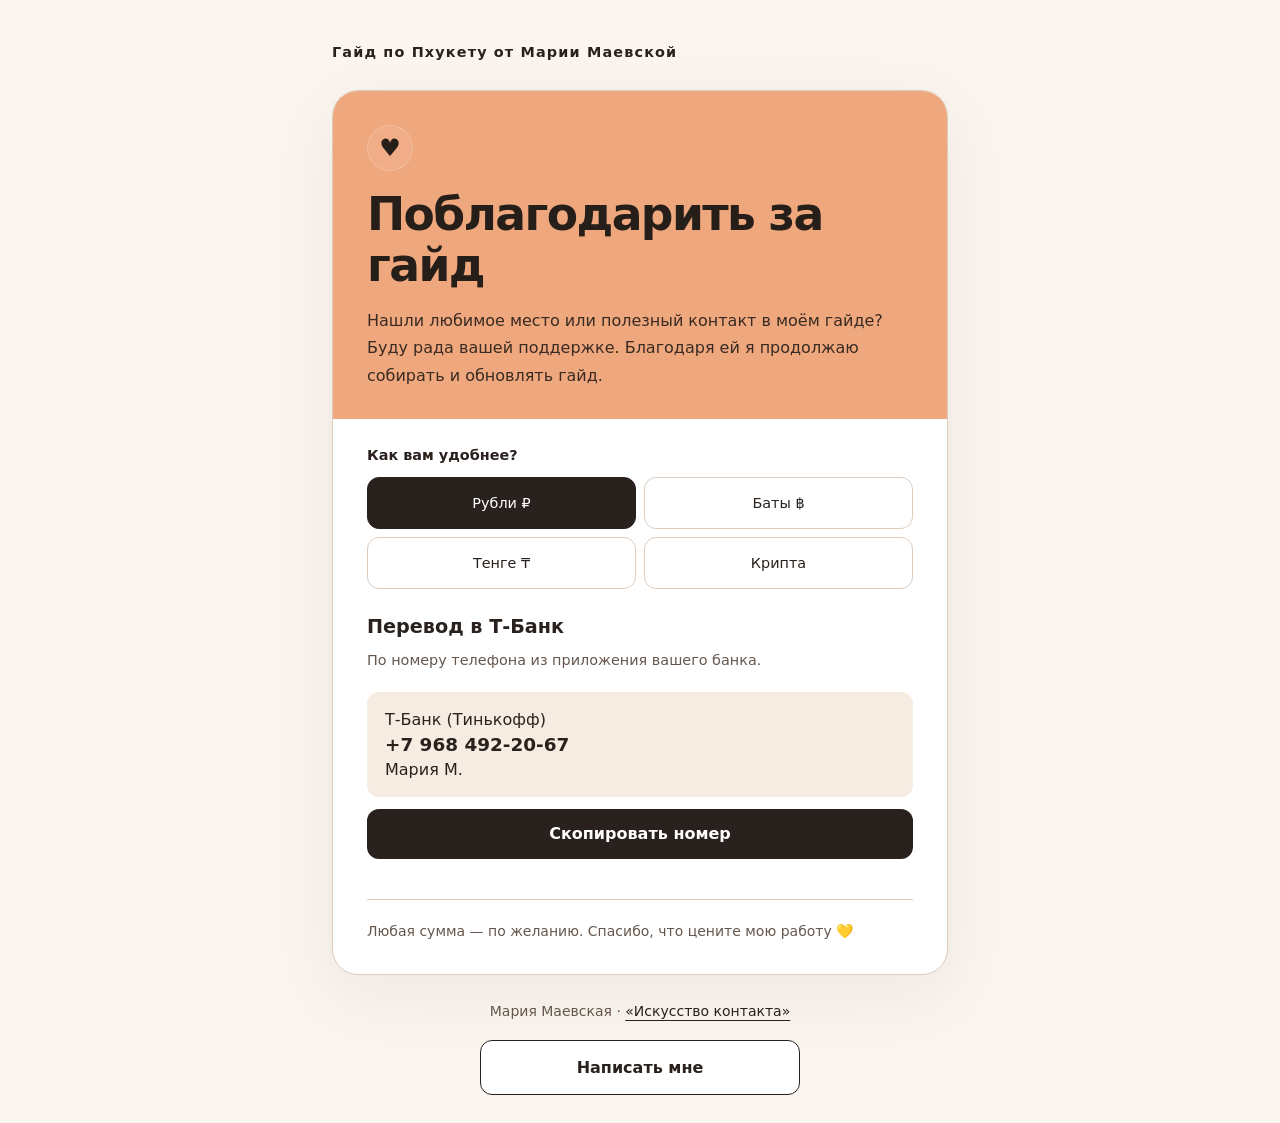
<file: phuket/thank-you/index.html>
<!doctype html>
<html lang="ru">
<head>
<meta charset="utf-8">
<meta name="viewport" content="width=device-width, initial-scale=1">
<!-- Google tag (gtag.js) -->
<script async src="https://www.googletagmanager.com/gtag/js?id=G-YSYMEFH4TD"></script>
<script>
window.dataLayer = window.dataLayer || [];
function gtag(){dataLayer.push(arguments);}
gtag('js', new Date());
gtag('config', 'G-YSYMEFH4TD');
</script>
<meta name="theme-color" content="#29211d">
<meta name="description" content="Поблагодарить Марию Маевскую за личный гайд «Мой Пхукет». Рубли, тайские баты, тенге или криптовалюта.">
<title>Поблагодарить за гайд · Гайд по Пхукету от Марии Маевской</title>
<link rel="icon" href="data:image/svg+xml,%3Csvg xmlns='http://www.w3.org/2000/svg' viewBox='0 0 32 32'%3E%3Crect width='32' height='32' rx='10' fill='%2329211d'/%3E%3Ctext x='16' y='23' text-anchor='middle' font-size='23' fill='%23efa77e'%3E♥%3C/text%3E%3C/svg%3E">
<style>
:root{font-family:system-ui,-apple-system,'Segoe UI',sans-serif;color:#29211d;background:#faf5ef;font-size:16px}*{box-sizing:border-box}body{margin:0}main{max-width:660px;margin:0 auto;padding:44px 22px 28px}.brand{display:flex;justify-content:space-between;gap:12px;align-items:center;font-size:.9rem;margin-bottom:30px}.brand strong{letter-spacing:.08em}.brand span{color:#546d72}.card{background:white;border:1px solid #dae5e7;border-radius:26px;overflow:hidden;box-shadow:0 20px 70px #29211d10}.intro{padding:34px 34px 30px;background:#29211d;color:white}.heart{display:inline-flex;align-items:center;justify-content:center;width:46px;height:46px;background:#ffffff12;border:1px solid #ffffff30;border-radius:50%;color:#efa77e;font-size:1.5rem}h1{font-family:Georgia,serif;font-weight:400;font-size:clamp(2rem,7vw,2.85rem);line-height:1.12;margin:18px 0 16px;letter-spacing:-.035em}.intro p{font-size:1rem;line-height:1.7;margin:0;color:#f6e8dd}.content{padding:28px 34px 32px}.label{margin:0 0 14px;font-size:.9rem;font-weight:600}.tabs{display:grid;grid-template-columns:repeat(2,1fr);gap:8px}button,a{ -webkit-tap-highlight-color:transparent}button{font:inherit;cursor:pointer}.tab{border:1px solid #d5e1e3;background:#fff;color:#234b50;border-radius:12px;padding:13px 8px;font-size:.9rem;min-height:52px}.tab[aria-selected=true]{background:#29211d;color:white;border-color:#29211d}.tab:hover{border-color:#29211d}button:focus-visible,a:focus-visible{outline:3px solid #d99f16;outline-offset:4px}.panel{padding-top:25px;min-height:218px}h2{font-size:1.2rem;line-height:1.4;margin:0 0 8px}.sub{color:#5c7378;line-height:1.6;font-size:.9rem;margin:0 0 20px}.pending{background:#f7ece2;border-radius:12px;padding:18px;color:#546b70;font-size:.95rem;line-height:1.6}.details{background:#f7ece2;border-radius:12px;padding:18px;margin-bottom:12px;overflow-wrap:anywhere}.details strong{display:block;font-size:1.15rem;margin:5px 0}.action{display:block;text-align:center;width:100%;border:0;border-radius:12px;background:#29211d;color:white;padding:14px 16px;font-weight:600;text-decoration:none;min-height:50px}.action:hover{background:#49372d}.qr{display:block;width:min(100%,250px);height:auto;margin:12px auto 20px}.note{border-top:1px solid #e3ebed;padding-top:20px;margin:4px 0 0;color:#647a7f;font-size:.875rem;line-height:1.6}.footer{text-align:center;font-size:.875rem;line-height:1.7;color:#637b80;margin-top:25px}.footer a{color:#234e55;text-underline-offset:4px}.status{min-height:24px;margin:12px 0 0;color:#23585b;font-size:.9rem} [hidden]{display:none!important}@media(max-width:480px){main{padding:24px 14px}.brand{font-size:.8rem;margin-bottom:20px}.intro{padding:27px 23px}.content{padding:24px 23px}.tab{font-size:.85rem;padding:12px 4px}.card{border-radius:22px}}
.footer .contact-button{display:flex;align-items:center;justify-content:center;min-height:50px;max-width:320px;margin:16px auto 0;padding:13px 22px;border:1px solid #29211d;border-radius:12px;background:white;color:#29211d;font-size:1rem;font-weight:600;text-decoration:none}.footer .contact-button:hover{background:#29211d;color:white}h1{font-family:system-ui,sans-serif;font-weight:750}.intro{background:#efa77e;color:#261e19}.intro p{color:#392b22}.heart{color:#261e19}.brand span,.sub,.note,.footer,.status{color:#65574d}.tab,.footer a{color:#29211d}.card,.tab,.note{border-color:#ddcdbf}body.embed main{padding:12px}body.embed .brand{display:none}body.embed .card{box-shadow:none;border:0}body.embed .footer{margin-bottom:12px}</style>
</head>
<body><script>if(new URLSearchParams(location.search).has("embed"))document.body.classList.add("embed");</script>
<main>
<header class="brand"><strong>Гайд по Пхукету от Марии Маевской</strong></header>
<article class="card">
<div class="intro"><span class="heart" aria-hidden="true">♥</span><h1>Поблагодарить за гайд</h1><p>Нашли любимое место или полезный контакт в моём гайде? Буду рада вашей поддержке. Благодаря ей я продолжаю собирать и обновлять гайд.</p></div>
<div class="content">
<p class="label" id="choose">Как вам удобнее?</p>
<div class="tabs" role="tablist" aria-labelledby="choose">
<button class="tab" role="tab" id="tab-rub" aria-controls="rub" aria-selected="true" tabindex="0">Рубли ₽</button>
<button class="tab" role="tab" id="tab-thb" aria-controls="thb" aria-selected="false" tabindex="-1">Баты ฿</button>
<button class="tab" role="tab" id="tab-kzt" aria-controls="kzt" aria-selected="false" tabindex="-1">Тенге ₸</button>
<button class="tab" role="tab" id="tab-crypto" aria-controls="crypto" aria-selected="false" tabindex="-1">Крипта</button>
</div>
<section class="panel" id="rub" role="tabpanel" aria-labelledby="tab-rub" tabindex="0"><h2>Перевод в Т-Банк</h2><p class="sub">По номеру телефона из приложения вашего банка.</p><div id="rub-content"></div></section>
<section class="panel" id="thb" role="tabpanel" aria-labelledby="tab-thb" tabindex="0" hidden><h2>Перевод в тайских батах</h2><p class="sub">По банковскому QR. Сумма — на ваше усмотрение.</p><div id="thb-content"></div></section>
<section class="panel" id="kzt" role="tabpanel" aria-labelledby="tab-kzt" tabindex="0" hidden><h2>Казахская карта Freedom</h2><p class="sub">Перевод в тенге по номеру телефона.</p><div id="kzt-content"></div></section>
<section class="panel" id="crypto" role="tabpanel" aria-labelledby="tab-crypto" tabindex="0" hidden><h2>Перевод криптовалюты</h2><p class="sub">Перед переводом проверьте валюту, сеть и адрес.</p><div id="crypto-content"></div></section>
<p id="status" class="status" role="status" aria-live="polite"></p>
<p class="note">Любая сумма — по желанию. Спасибо, что цените мою работу 💛</p>
</div></article>
<footer class="footer">Мария Маевская · <a href="https://t.me/the_art_of_contact" target="_blank" rel="noopener noreferrer">«Искусство контакта»</a><br><a class="contact-button" href="https://t.me/Masha_Obnimashka" target="_blank" rel="noopener noreferrer">Написать мне</a></footer>
</main>
<script>
// Заполняйте только реквизитами, которые готовы опубликовать.
const payments = {
  rub: { phone: '+7 968 492-20-67', recipient: 'Мария М.' },
  thb: { qrImage: 'thai-qr.jpg', recipient: 'MARIIA MAEVSKAIA' },
  kzt: { phone: '+77059011462', recipient: 'MARIIA M' },
  crypto: { currency: 'USDT', network: 'Ethereum (ERC20)', address: '0x5f3FafE8521183BE0DdA0ABAdBf0bffBB31D216b' }
};
const status = document.getElementById('status');
const tabs = [...document.querySelectorAll('[role="tab"]')];
function selectTab(tab, focus=false){
  tabs.forEach(t=>{const selected=t===tab;t.setAttribute('aria-selected',String(selected));t.tabIndex=selected?0:-1;document.getElementById(t.getAttribute('aria-controls')).hidden=!selected;});
  status.textContent='';if(focus)tab.focus();
}
tabs.forEach((tab,i)=>{tab.addEventListener('click',()=>selectTab(tab));tab.addEventListener('keydown',e=>{let next;if(e.key==='ArrowRight')next=(i+1)%tabs.length;if(e.key==='ArrowLeft')next=(i+tabs.length-1)%tabs.length;if(e.key==='Home')next=0;if(e.key==='End')next=tabs.length-1;if(next!==undefined){e.preventDefault();selectTab(tabs[next],true);}});});
function element(tag,text,className){const el=document.createElement(tag);el.textContent=text;if(className)el.className=className;return el;}
function pending(container){container.append(element('div','Этот способ перевода пока не подключён. Реквизиты скоро появятся.','pending'));}
function copyButton(container,value,label){const button=element('button',label,'action');button.type='button';button.addEventListener('click',async()=>{try{await navigator.clipboard.writeText(value);status.textContent='Реквизиты скопированы';}catch{status.textContent='Не удалось скопировать автоматически. Выделите реквизиты выше и скопируйте их вручную.';}});container.append(button);}
const rub=document.getElementById('rub-content');
if(payments.rub.phone&&payments.rub.recipient){const box=element('div','Т-Банк (Тинькофф)','details');box.append(element('strong',payments.rub.phone),element('span',payments.rub.recipient));rub.append(box);copyButton(rub,payments.rub.phone,'Скопировать номер');}else pending(rub);
const thb=document.getElementById('thb-content');
if(payments.thb.qrImage&&payments.thb.recipient){thb.append(element('p',payments.thb.recipient,'sub'));const img=document.createElement('img');img.src=payments.thb.qrImage;img.alt='Банковский QR для перевода в тайских батах';img.className='qr';thb.append(img);const save=element('a','Сохранить QR','action');save.href=payments.thb.qrImage;save.download='Maria-PromptPay.jpg';thb.append(save);const full=element('a','Открыть в полном размере','action');full.href=payments.thb.qrImage;full.target='_blank';full.rel='noopener noreferrer';full.style.marginTop='10px';thb.append(full);thb.append(element('p','Сохраните изображение. Если ваше банковское приложение поддерживает загрузку QR из галереи, выберите его там.','sub'));}else pending(thb);
const kzt=document.getElementById('kzt-content');
if(payments.kzt.phone&&payments.kzt.recipient){const box=element('div','Freedom · Тенге','details');box.append(element('strong',payments.kzt.phone),element('span',payments.kzt.recipient));kzt.append(box);copyButton(kzt,payments.kzt.phone,'Скопировать номер');}else pending(kzt);
const crypto=document.getElementById('crypto-content');
if(payments.crypto.address&&payments.crypto.currency&&payments.crypto.network){const box=element('div',payments.crypto.currency+' · '+payments.crypto.network,'details');box.append(element('strong',payments.crypto.address));crypto.append(box);copyButton(crypto,payments.crypto.address,'Скопировать адрес');}else pending(crypto);
</script>
<script>document.addEventListener('keydown',e=>{if(e.key==='Escape'&&window.parent!==window)window.parent.postMessage('close-payments',location.origin)});</script></body>
</html>
</file>
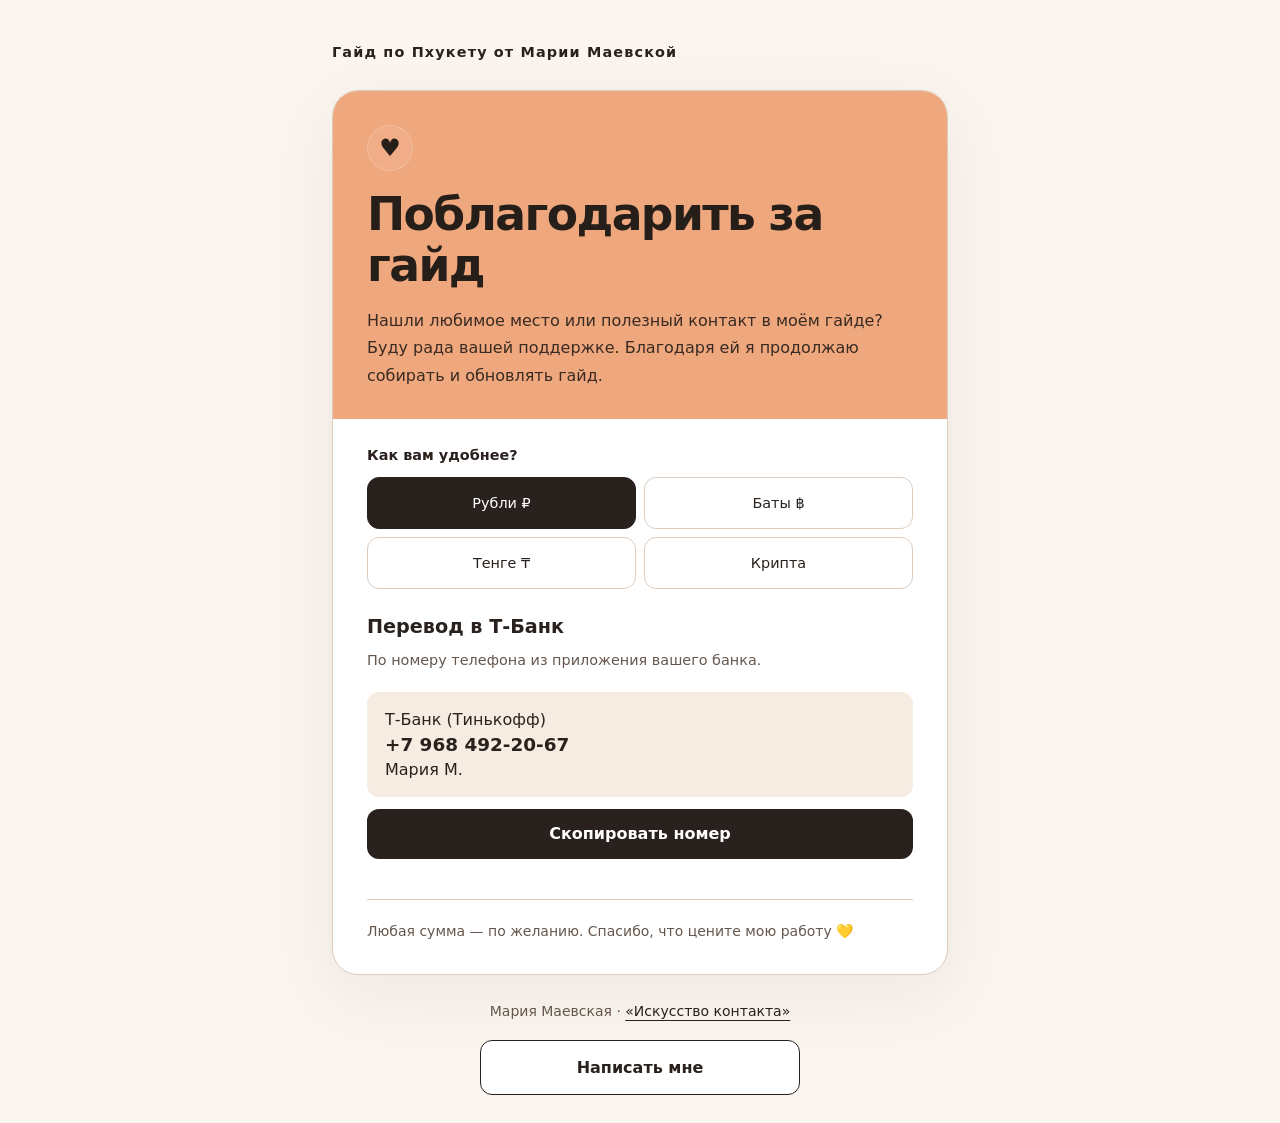
<file: Phuket-для-GitHub/phuket/thank-you/index.html>
<!doctype html>
<html lang="ru">
<head>
<meta charset="utf-8">
<meta name="viewport" content="width=device-width, initial-scale=1">
<meta name="theme-color" content="#29211d">
<meta name="description" content="Поблагодарить Марию Маевскую за личный гайд «Мой Пхукет». Рубли, тайские баты, тенге или криптовалюта.">
<title>Поблагодарить за гайд · Гайд по Пхукету от Марии Маевской</title>
<link rel="icon" href="data:image/svg+xml,%3Csvg xmlns='http://www.w3.org/2000/svg' viewBox='0 0 32 32'%3E%3Crect width='32' height='32' rx='10' fill='%2329211d'/%3E%3Ctext x='16' y='23' text-anchor='middle' font-size='23' fill='%23efa77e'%3E♥%3C/text%3E%3C/svg%3E">
<style>
:root{font-family:system-ui,-apple-system,'Segoe UI',sans-serif;color:#29211d;background:#faf5ef;font-size:16px}*{box-sizing:border-box}body{margin:0}main{max-width:660px;margin:0 auto;padding:44px 22px 28px}.brand{display:flex;justify-content:space-between;gap:12px;align-items:center;font-size:.9rem;margin-bottom:30px}.brand strong{letter-spacing:.08em}.brand span{color:#546d72}.card{background:white;border:1px solid #dae5e7;border-radius:26px;overflow:hidden;box-shadow:0 20px 70px #29211d10}.intro{padding:34px 34px 30px;background:#29211d;color:white}.heart{display:inline-flex;align-items:center;justify-content:center;width:46px;height:46px;background:#ffffff12;border:1px solid #ffffff30;border-radius:50%;color:#efa77e;font-size:1.5rem}h1{font-family:Georgia,serif;font-weight:400;font-size:clamp(2rem,7vw,2.85rem);line-height:1.12;margin:18px 0 16px;letter-spacing:-.035em}.intro p{font-size:1rem;line-height:1.7;margin:0;color:#f6e8dd}.content{padding:28px 34px 32px}.label{margin:0 0 14px;font-size:.9rem;font-weight:600}.tabs{display:grid;grid-template-columns:repeat(2,1fr);gap:8px}button,a{ -webkit-tap-highlight-color:transparent}button{font:inherit;cursor:pointer}.tab{border:1px solid #d5e1e3;background:#fff;color:#234b50;border-radius:12px;padding:13px 8px;font-size:.9rem;min-height:52px}.tab[aria-selected=true]{background:#29211d;color:white;border-color:#29211d}.tab:hover{border-color:#29211d}button:focus-visible,a:focus-visible{outline:3px solid #d99f16;outline-offset:4px}.panel{padding-top:25px;min-height:218px}h2{font-size:1.2rem;line-height:1.4;margin:0 0 8px}.sub{color:#5c7378;line-height:1.6;font-size:.9rem;margin:0 0 20px}.pending{background:#f7ece2;border-radius:12px;padding:18px;color:#546b70;font-size:.95rem;line-height:1.6}.details{background:#f7ece2;border-radius:12px;padding:18px;margin-bottom:12px;overflow-wrap:anywhere}.details strong{display:block;font-size:1.15rem;margin:5px 0}.action{display:block;text-align:center;width:100%;border:0;border-radius:12px;background:#29211d;color:white;padding:14px 16px;font-weight:600;text-decoration:none;min-height:50px}.action:hover{background:#49372d}.qr{display:block;width:min(100%,250px);height:auto;margin:12px auto 20px}.note{border-top:1px solid #e3ebed;padding-top:20px;margin:4px 0 0;color:#647a7f;font-size:.875rem;line-height:1.6}.footer{text-align:center;font-size:.875rem;line-height:1.7;color:#637b80;margin-top:25px}.footer a{color:#234e55;text-underline-offset:4px}.status{min-height:24px;margin:12px 0 0;color:#23585b;font-size:.9rem} [hidden]{display:none!important}@media(max-width:480px){main{padding:24px 14px}.brand{font-size:.8rem;margin-bottom:20px}.intro{padding:27px 23px}.content{padding:24px 23px}.tab{font-size:.85rem;padding:12px 4px}.card{border-radius:22px}}
.footer .contact-button{display:flex;align-items:center;justify-content:center;min-height:50px;max-width:320px;margin:16px auto 0;padding:13px 22px;border:1px solid #29211d;border-radius:12px;background:white;color:#29211d;font-size:1rem;font-weight:600;text-decoration:none}.footer .contact-button:hover{background:#29211d;color:white}h1{font-family:system-ui,sans-serif;font-weight:750}.intro{background:#efa77e;color:#261e19}.intro p{color:#392b22}.heart{color:#261e19}.brand span,.sub,.note,.footer,.status{color:#65574d}.tab,.footer a{color:#29211d}.card,.tab,.note{border-color:#ddcdbf}body.embed main{padding:12px}body.embed .brand{display:none}body.embed .card{box-shadow:none;border:0}body.embed .footer{margin-bottom:12px}</style>
</head>
<body><script>if(new URLSearchParams(location.search).has("embed"))document.body.classList.add("embed");</script>
<main>
<header class="brand"><strong>Гайд по Пхукету от Марии Маевской</strong></header>
<article class="card">
<div class="intro"><span class="heart" aria-hidden="true">♥</span><h1>Поблагодарить за гайд</h1><p>Нашли любимое место или полезный контакт в моём гайде? Буду рада вашей поддержке. Благодаря ей я продолжаю собирать и обновлять гайд.</p></div>
<div class="content">
<p class="label" id="choose">Как вам удобнее?</p>
<div class="tabs" role="tablist" aria-labelledby="choose">
<button class="tab" role="tab" id="tab-rub" aria-controls="rub" aria-selected="true" tabindex="0">Рубли ₽</button>
<button class="tab" role="tab" id="tab-thb" aria-controls="thb" aria-selected="false" tabindex="-1">Баты ฿</button>
<button class="tab" role="tab" id="tab-kzt" aria-controls="kzt" aria-selected="false" tabindex="-1">Тенге ₸</button>
<button class="tab" role="tab" id="tab-crypto" aria-controls="crypto" aria-selected="false" tabindex="-1">Крипта</button>
</div>
<section class="panel" id="rub" role="tabpanel" aria-labelledby="tab-rub" tabindex="0"><h2>Перевод в Т-Банк</h2><p class="sub">По номеру телефона из приложения вашего банка.</p><div id="rub-content"></div></section>
<section class="panel" id="thb" role="tabpanel" aria-labelledby="tab-thb" tabindex="0" hidden><h2>Перевод в тайских батах</h2><p class="sub">По банковскому QR. Сумма — на ваше усмотрение.</p><div id="thb-content"></div></section>
<section class="panel" id="kzt" role="tabpanel" aria-labelledby="tab-kzt" tabindex="0" hidden><h2>Казахская карта Freedom</h2><p class="sub">Перевод в тенге по номеру телефона.</p><div id="kzt-content"></div></section>
<section class="panel" id="crypto" role="tabpanel" aria-labelledby="tab-crypto" tabindex="0" hidden><h2>Перевод криптовалюты</h2><p class="sub">Перед переводом проверьте валюту, сеть и адрес.</p><div id="crypto-content"></div></section>
<p id="status" class="status" role="status" aria-live="polite"></p>
<p class="note">Любая сумма — по желанию. Спасибо, что цените мою работу 💛</p>
</div></article>
<footer class="footer">Мария Маевская · <a href="https://t.me/the_art_of_contact" target="_blank" rel="noopener noreferrer">«Искусство контакта»</a><br><a class="contact-button" href="https://t.me/Masha_Obnimashka" target="_blank" rel="noopener noreferrer">Написать мне</a></footer>
</main>
<script>
// Заполняйте только реквизитами, которые готовы опубликовать.
const payments = {
  rub: { phone: '+7 968 492-20-67', recipient: 'Мария М.' },
  thb: { qrImage: 'thai-qr.jpg', recipient: 'MARIIA MAEVSKAIA' },
  kzt: { phone: '+77059011462', recipient: 'MARIIA M' },
  crypto: { currency: 'USDT', network: 'Ethereum (ERC20)', address: '0x5f3FafE8521183BE0DdA0ABAdBf0bffBB31D216b' }
};
const status = document.getElementById('status');
const tabs = [...document.querySelectorAll('[role="tab"]')];
function selectTab(tab, focus=false){
  tabs.forEach(t=>{const selected=t===tab;t.setAttribute('aria-selected',String(selected));t.tabIndex=selected?0:-1;document.getElementById(t.getAttribute('aria-controls')).hidden=!selected;});
  status.textContent='';if(focus)tab.focus();
}
tabs.forEach((tab,i)=>{tab.addEventListener('click',()=>selectTab(tab));tab.addEventListener('keydown',e=>{let next;if(e.key==='ArrowRight')next=(i+1)%tabs.length;if(e.key==='ArrowLeft')next=(i+tabs.length-1)%tabs.length;if(e.key==='Home')next=0;if(e.key==='End')next=tabs.length-1;if(next!==undefined){e.preventDefault();selectTab(tabs[next],true);}});});
function element(tag,text,className){const el=document.createElement(tag);el.textContent=text;if(className)el.className=className;return el;}
function pending(container){container.append(element('div','Этот способ перевода пока не подключён. Реквизиты скоро появятся.','pending'));}
function copyButton(container,value,label){const button=element('button',label,'action');button.type='button';button.addEventListener('click',async()=>{try{await navigator.clipboard.writeText(value);status.textContent='Реквизиты скопированы';}catch{status.textContent='Не удалось скопировать автоматически. Выделите реквизиты выше и скопируйте их вручную.';}});container.append(button);}
const rub=document.getElementById('rub-content');
if(payments.rub.phone&&payments.rub.recipient){const box=element('div','Т-Банк (Тинькофф)','details');box.append(element('strong',payments.rub.phone),element('span',payments.rub.recipient));rub.append(box);copyButton(rub,payments.rub.phone,'Скопировать номер');}else pending(rub);
const thb=document.getElementById('thb-content');
if(payments.thb.qrImage&&payments.thb.recipient){thb.append(element('p',payments.thb.recipient,'sub'));const img=document.createElement('img');img.src=payments.thb.qrImage;img.alt='Банковский QR для перевода в тайских батах';img.className='qr';thb.append(img);const save=element('a','Сохранить QR','action');save.href=payments.thb.qrImage;save.download='Maria-PromptPay.jpg';thb.append(save);const full=element('a','Открыть в полном размере','action');full.href=payments.thb.qrImage;full.target='_blank';full.rel='noopener noreferrer';full.style.marginTop='10px';thb.append(full);thb.append(element('p','Сохраните изображение. Если ваше банковское приложение поддерживает загрузку QR из галереи, выберите его там.','sub'));}else pending(thb);
const kzt=document.getElementById('kzt-content');
if(payments.kzt.phone&&payments.kzt.recipient){const box=element('div','Freedom · Тенге','details');box.append(element('strong',payments.kzt.phone),element('span',payments.kzt.recipient));kzt.append(box);copyButton(kzt,payments.kzt.phone,'Скопировать номер');}else pending(kzt);
const crypto=document.getElementById('crypto-content');
if(payments.crypto.address&&payments.crypto.currency&&payments.crypto.network){const box=element('div',payments.crypto.currency+' · '+payments.crypto.network,'details');box.append(element('strong',payments.crypto.address));crypto.append(box);copyButton(crypto,payments.crypto.address,'Скопировать адрес');}else pending(crypto);
</script>
<script>document.addEventListener('keydown',e=>{if(e.key==='Escape'&&window.parent!==window)window.parent.postMessage('close-payments',location.origin)});</script></body>
</html>
</file>
<file: couples/assets/index-DZImSYIn.css>
@import "https://fonts.googleapis.com/css2?family=Manrope:wght@400;500;600;700&family=Prata&display=swap";@layer properties{@supports (((-webkit-hyphens:none)) and (not (margin-trim:inline))) or ((-moz-orient:inline) and (not (color:rgb(from red r g b)))){*,:before,:after,::backdrop{--tw-translate-x:0;--tw-translate-y:0;--tw-translate-z:0;--tw-rotate-x:initial;--tw-rotate-y:initial;--tw-rotate-z:initial;--tw-skew-x:initial;--tw-skew-y:initial;--tw-scroll-snap-strictness:proximity;--tw-space-x-reverse:0;--tw-border-style:solid;--tw-leading:initial;--tw-font-weight:initial;--tw-tracking:initial;--tw-ordinal:initial;--tw-slashed-zero:initial;--tw-numeric-figure:initial;--tw-numeric-spacing:initial;--tw-numeric-fraction:initial;--tw-shadow:0 0 #0000;--tw-shadow-color:initial;--tw-shadow-alpha:100%;--tw-inset-shadow:0 0 #0000;--tw-inset-shadow-color:initial;--tw-inset-shadow-alpha:100%;--tw-ring-color:initial;--tw-ring-shadow:0 0 #0000;--tw-inset-ring-color:initial;--tw-inset-ring-shadow:0 0 #0000;--tw-ring-inset:initial;--tw-ring-offset-width:0px;--tw-ring-offset-color:#fff;--tw-ring-offset-shadow:0 0 #0000;--tw-outline-style:solid;--tw-duration:initial;--tw-ease:initial;--tw-content:"";--tw-scale-x:1;--tw-scale-y:1;--tw-scale-z:1;--tw-blur:initial;--tw-brightness:initial;--tw-contrast:initial;--tw-grayscale:initial;--tw-hue-rotate:initial;--tw-invert:initial;--tw-opacity:initial;--tw-saturate:initial;--tw-sepia:initial;--tw-drop-shadow:initial;--tw-drop-shadow-color:initial;--tw-drop-shadow-alpha:100%;--tw-drop-shadow-size:initial;--tw-backdrop-blur:initial;--tw-backdrop-brightness:initial;--tw-backdrop-contrast:initial;--tw-backdrop-grayscale:initial;--tw-backdrop-hue-rotate:initial;--tw-backdrop-invert:initial;--tw-backdrop-opacity:initial;--tw-backdrop-saturate:initial;--tw-backdrop-sepia:initial}}}@layer theme{:root,:host{--font-sans:ui-sans-serif, system-ui, sans-serif, "Apple Color Emoji", "Segoe UI Emoji", "Segoe UI Symbol", "Noto Color Emoji";--font-mono:ui-monospace, SFMono-Regular, Menlo, Monaco, Consolas, "Liberation Mono", "Courier New", monospace;--color-black:#000;--color-white:#fff;--spacing:.25rem;--container-xs:20rem;--container-sm:24rem;--text-xs:.75rem;--text-xs--line-height:calc(1 / .75);--text-sm:.875rem;--text-sm--line-height:calc(1.25 / .875);--text-base:1rem;--text-base--line-height:calc(1.5 / 1);--font-weight-normal:400;--font-weight-medium:500;--tracking-tight:-.025em;--tracking-widest:.1em;--leading-tight:1.25;--leading-snug:1.375;--leading-normal:1.5;--leading-relaxed:1.625;--radius-sm:.25rem;--radius-md:.375rem;--radius-lg:.5rem;--radius-xl:.75rem;--radius-2xl:1rem;--radius-4xl:2rem;--ease-in-out:cubic-bezier(.4, 0, .2, 1);--animate-spin:spin 1s linear infinite;--animate-pulse:pulse 2s cubic-bezier(.4, 0, .6, 1) infinite;--blur-xs:4px;--aspect-video:16 / 9;--default-transition-duration:.15s;--default-transition-timing-function:cubic-bezier(.4, 0, .2, 1);--default-font-family:var(--font-sans);--default-mono-font-family:var(--font-mono)}}@layer base{*,:after,:before,::backdrop{box-sizing:border-box;border:0 solid;margin:0;padding:0}::file-selector-button{box-sizing:border-box;border:0 solid;margin:0;padding:0}html,:host{-webkit-text-size-adjust:100%;tab-size:4;line-height:1.5;font-family:var(--default-font-family,ui-sans-serif, system-ui, sans-serif, "Apple Color Emoji", "Segoe UI Emoji", "Segoe UI Symbol", "Noto Color Emoji");font-feature-settings:var(--default-font-feature-settings,normal);font-variation-settings:var(--default-font-variation-settings,normal);-webkit-tap-highlight-color:transparent}hr{height:0;color:inherit;border-top-width:1px}abbr:where([title]){-webkit-text-decoration:underline dotted;text-decoration:underline dotted}h1,h2,h3,h4,h5,h6{font-size:inherit;font-weight:inherit}a{color:inherit;-webkit-text-decoration:inherit;-webkit-text-decoration:inherit;text-decoration:inherit}b,strong{font-weight:bolder}code,kbd,samp,pre{font-family:var(--default-mono-font-family,ui-monospace, SFMono-Regular, Menlo, Monaco, Consolas, "Liberation Mono", "Courier New", monospace);font-feature-settings:var(--default-mono-font-feature-settings,normal);font-variation-settings:var(--default-mono-font-variation-settings,normal);font-size:1em}small{font-size:80%}sub,sup{vertical-align:baseline;font-size:75%;line-height:0;position:relative}sub{bottom:-.25em}sup{top:-.5em}table{text-indent:0;border-color:inherit;border-collapse:collapse}:-moz-focusring{outline:auto}progress{vertical-align:baseline}summary{display:list-item}ol,ul,menu{list-style:none}img,svg,video,canvas,audio,iframe,embed,object{vertical-align:middle;display:block}img,video{max-width:100%;height:auto}button,input,select,optgroup,textarea{font:inherit;font-feature-settings:inherit;font-variation-settings:inherit;letter-spacing:inherit;color:inherit;opacity:1;background-color:#0000;border-radius:0}::file-selector-button{font:inherit;font-feature-settings:inherit;font-variation-settings:inherit;letter-spacing:inherit;color:inherit;opacity:1;background-color:#0000;border-radius:0}:where(select:is([multiple],[size])) optgroup{font-weight:bolder}:where(select:is([multiple],[size])) optgroup option{padding-inline-start:20px}::file-selector-button{margin-inline-end:4px}::placeholder{opacity:1}@supports (not ((-webkit-appearance:-apple-pay-button))) or (contain-intrinsic-size:1px){::placeholder{color:currentColor}@supports (color:color-mix(in lab, red, red)){::placeholder{color:color-mix(in oklab, currentcolor 50%, transparent)}}}textarea{resize:vertical}::-webkit-search-decoration{-webkit-appearance:none}::-webkit-date-and-time-value{min-height:1lh;text-align:inherit}::-webkit-datetime-edit{display:inline-flex}::-webkit-datetime-edit-fields-wrapper{padding:0}::-webkit-datetime-edit{padding-block:0}::-webkit-datetime-edit-year-field{padding-block:0}::-webkit-datetime-edit-month-field{padding-block:0}::-webkit-datetime-edit-day-field{padding-block:0}::-webkit-datetime-edit-hour-field{padding-block:0}::-webkit-datetime-edit-minute-field{padding-block:0}::-webkit-datetime-edit-second-field{padding-block:0}::-webkit-datetime-edit-millisecond-field{padding-block:0}::-webkit-datetime-edit-meridiem-field{padding-block:0}::-webkit-calendar-picker-indicator{line-height:1}:-moz-ui-invalid{box-shadow:none}button,input:where([type=button],[type=reset],[type=submit]){appearance:button}::file-selector-button{appearance:button}::-webkit-inner-spin-button{height:auto}::-webkit-outer-spin-button{height:auto}[hidden]:where(:not([hidden=until-found])){display:none!important}}@layer components;@layer utilities{.\@container\/card-header{container:card-header/inline-size}.\@container\/field-group{container:field-group/inline-size}.pointer-events-auto{pointer-events:auto}.pointer-events-none{pointer-events:none}.invisible{visibility:hidden}.sr-only{clip-path:inset(50%);white-space:nowrap;border-width:0;width:1px;height:1px;margin:-1px;padding:0;position:absolute;overflow:hidden}.absolute{position:absolute}.fixed{position:fixed}.relative{position:relative}.inset-0{inset:calc(var(--spacing) * 0)}.inset-x-0{inset-inline:calc(var(--spacing) * 0)}.inset-x-4{inset-inline:calc(var(--spacing) * 4)}.inset-y-0{inset-block:calc(var(--spacing) * 0)}.inset-s-1\/2{inset-inline-start:50%}.start{inset-inline-start:var(--spacing)}.end{inset-inline-end:var(--spacing)}.-top-12{top:calc(var(--spacing) * -12)}.top-0{top:calc(var(--spacing) * 0)}.top-1\.5{top:calc(var(--spacing) * 1.5)}.top-1\/2{top:50%}.top-1\/3{top:33.3333%}.top-2{top:calc(var(--spacing) * 2)}.top-3{top:calc(var(--spacing) * 3)}.top-3\.5{top:calc(var(--spacing) * 3.5)}.top-\[60\%\]{top:60%}.top-full{top:100%}.top-px{top:1px}.-right-12{right:calc(var(--spacing) * -12)}.right-0{right:calc(var(--spacing) * 0)}.right-1{right:calc(var(--spacing) * 1)}.right-2{right:calc(var(--spacing) * 2)}.right-2\.5{right:calc(var(--spacing) * 2.5)}.right-3{right:calc(var(--spacing) * 3)}.-bottom-12{bottom:calc(var(--spacing) * -12)}.bottom-0{bottom:calc(var(--spacing) * 0)}.bottom-4{bottom:calc(var(--spacing) * 4)}.-left-12{left:calc(var(--spacing) * -12)}.left-1\.5{left:calc(var(--spacing) * 1.5)}.left-1\/2{left:50%}.left-3{left:calc(var(--spacing) * 3)}.isolate{isolation:isolate}.z-0{z-index:0}.z-1{z-index:1}.z-10{z-index:10}.z-20{z-index:20}.z-50{z-index:50}.z-\[calc\(1000-var\(--toast-index\)\)\]{z-index:calc(1000 - var(--toast-index))}.order-first{order:-9999}.order-last{order:9999}.col-start-2{grid-column-start:2}.row-span-2{grid-row:span 2/span 2}.row-start-1{grid-row-start:1}.m-\(--drawer-inset\,0px\){margin:var(--drawer-inset,0px)}.-mx-1{margin-inline:calc(var(--spacing) * -1)}.-mx-4{margin-inline:calc(var(--spacing) * -4)}.mx-2{margin-inline:calc(var(--spacing) * 2)}.mx-3\.5{margin-inline:calc(var(--spacing) * 3.5)}.mx-auto{margin-inline:auto}.-my-2{margin-block:calc(var(--spacing) * -2)}.my-0\.5{margin-block:calc(var(--spacing) * .5)}.my-1{margin-block:calc(var(--spacing) * 1)}.my-2{margin-block:calc(var(--spacing) * 2)}.my-auto{margin-block:auto}.-mt-4{margin-top:calc(var(--spacing) * -4)}.mt-0\.5{margin-top:calc(var(--spacing) * .5)}.mt-2{margin-top:calc(var(--spacing) * 2)}.mt-4{margin-top:calc(var(--spacing) * 4)}.mt-auto{margin-top:auto}.-mb-4{margin-bottom:calc(var(--spacing) * -4)}.mb-1\.5{margin-bottom:calc(var(--spacing) * 1.5)}.mb-2{margin-bottom:calc(var(--spacing) * 2)}.-ml-1{margin-left:calc(var(--spacing) * -1)}.-ml-4{margin-left:calc(var(--spacing) * -4)}.ml-1{margin-left:calc(var(--spacing) * 1)}.ml-4{margin-left:calc(var(--spacing) * 4)}.ml-auto{margin-left:auto}.line-clamp-1{-webkit-line-clamp:1;-webkit-box-orient:vertical;display:-webkit-box;overflow:hidden}.line-clamp-2{-webkit-line-clamp:2;-webkit-box-orient:vertical;display:-webkit-box;overflow:hidden}.block{display:block}.flex{display:flex}.grid{display:grid}.hidden{display:none}.inline-flex{display:inline-flex}.table{display:table}.table-caption{display:table-caption}.table-cell{display:table-cell}.table-row{display:table-row}.field-sizing-content{field-sizing:content}.aspect-\(--ratio\){aspect-ratio:var(--ratio)}.aspect-square{aspect-ratio:1}.aspect-video{aspect-ratio:var(--aspect-video)}.size-\(--cell-size\){width:var(--cell-size);height:var(--cell-size)}.size-2{width:calc(var(--spacing) * 2);height:calc(var(--spacing) * 2)}.size-2\.5{width:calc(var(--spacing) * 2.5);height:calc(var(--spacing) * 2.5)}.size-3{width:calc(var(--spacing) * 3);height:calc(var(--spacing) * 3)}.size-4{width:calc(var(--spacing) * 4);height:calc(var(--spacing) * 4)}.size-5{width:calc(var(--spacing) * 5);height:calc(var(--spacing) * 5)}.size-6{width:calc(var(--spacing) * 6);height:calc(var(--spacing) * 6)}.size-7{width:calc(var(--spacing) * 7);height:calc(var(--spacing) * 7)}.size-8{width:calc(var(--spacing) * 8);height:calc(var(--spacing) * 8)}.size-9{width:calc(var(--spacing) * 9);height:calc(var(--spacing) * 9)}.size-10{width:calc(var(--spacing) * 10);height:calc(var(--spacing) * 10)}.size-auto{width:auto;height:auto}.size-full{width:100%;height:100%}.h-\(--accordion-panel-height\){height:var(--accordion-panel-height)}.h-\(--cell-size\){height:var(--cell-size)}.h-\(--drawer-content-height\){height:var(--drawer-content-height)}.h-\(--height\){height:var(--height)}.h-\(--popup-height\){height:var(--popup-height)}.h-\(--positioner-height\){height:var(--positioner-height)}.h-1{height:calc(var(--spacing) * 1)}.h-1\.5{height:calc(var(--spacing) * 1.5)}.h-2{height:calc(var(--spacing) * 2)}.h-2\.5{height:calc(var(--spacing) * 2.5)}.h-4{height:calc(var(--spacing) * 4)}.h-5{height:calc(var(--spacing) * 5)}.h-6{height:calc(var(--spacing) * 6)}.h-7{height:calc(var(--spacing) * 7)}.h-8{height:calc(var(--spacing) * 8)}.h-8\!{height:calc(var(--spacing) * 8)!important}.h-9{height:calc(var(--spacing) * 9)}.h-10{height:calc(var(--spacing) * 10)}.h-12{height:calc(var(--spacing) * 12)}.h-\[calc\(--spacing\(5\.25\)\)\]{height:calc(calc(var(--spacing) * 5.25))}.h-\[calc\(100\%-1px\)\]{height:calc(100% - 1px)}.h-auto{height:auto}.h-full{height:100%}.h-max{height:max-content}.h-px{height:1px}.h-svh{height:100svh}.max-h-\(--available-height\){max-height:var(--available-height)}.max-h-\(--drawer-content-max-height\,none\){max-height:var(--drawer-content-max-height,none)}.max-h-72{max-height:calc(var(--spacing) * 72)}.max-h-\[min\(calc\(--spacing\(72\)---spacing\(9\)\)\,calc\(var\(--available-height\)---spacing\(9\)\)\)\]{max-height:min(calc(calc(var(--spacing) * 72) - calc(var(--spacing) * 9)), calc(var(--available-height) - calc(var(--spacing) * 9)))}.min-h-0{min-height:calc(var(--spacing) * 0)}.min-h-4{min-height:calc(var(--spacing) * 4)}.min-h-8{min-height:calc(var(--spacing) * 8)}.min-h-16{min-height:calc(var(--spacing) * 16)}.min-h-dvh{min-height:100dvh}.min-h-full{min-height:100%}.min-h-svh{min-height:100svh}.w-\(--anchor-width\){width:var(--anchor-width)}.w-\(--cell-size\){width:var(--cell-size)}.w-\(--drawer-content-width\,auto\){width:var(--drawer-content-width,auto)}.w-\(--popup-width\){width:var(--popup-width)}.w-\(--positioner-width\){width:var(--positioner-width)}.w-\(--sidebar-width\){width:var(--sidebar-width)}.w-0{width:calc(var(--spacing) * 0)}.w-1{width:calc(var(--spacing) * 1)}.w-2{width:calc(var(--spacing) * 2)}.w-2\.5{width:calc(var(--spacing) * 2.5)}.w-4{width:calc(var(--spacing) * 4)}.w-5{width:calc(var(--spacing) * 5)}.w-10{width:calc(var(--spacing) * 10)}.w-24{width:calc(var(--spacing) * 24)}.w-64{width:calc(var(--spacing) * 64)}.w-72{width:calc(var(--spacing) * 72)}.w-auto{width:auto}.w-fit{width:fit-content}.w-full{width:100%}.w-max{width:max-content}.w-px{width:1px}.max-w-\(--available-width\){max-width:var(--available-width)}.max-w-\(--skeleton-width\){max-width:var(--skeleton-width)}.max-w-\[80\%\]{max-width:80%}.max-w-\[calc\(100\%-2rem\)\]{max-width:calc(100% - 2rem)}.max-w-full{max-width:100%}.max-w-max{max-width:max-content}.max-w-sm{max-width:var(--container-sm)}.max-w-xs{max-width:var(--container-xs)}.min-w-\(--cell-size\){min-width:var(--cell-size)}.min-w-0{min-width:calc(var(--spacing) * 0)}.min-w-5{min-width:calc(var(--spacing) * 5)}.min-w-7{min-width:calc(var(--spacing) * 7)}.min-w-8{min-width:calc(var(--spacing) * 8)}.min-w-9{min-width:calc(var(--spacing) * 9)}.min-w-16{min-width:calc(var(--spacing) * 16)}.min-w-32{min-width:calc(var(--spacing) * 32)}.min-w-36{min-width:calc(var(--spacing) * 36)}.min-w-40{min-width:calc(var(--spacing) * 40)}.min-w-\[96px\]{min-width:96px}.min-w-\[calc\(var\(--anchor-width\)\+--spacing\(7\)\)\]{min-width:calc(var(--anchor-width) + calc(var(--spacing) * 7))}.flex-1{flex:1}.shrink-0{flex-shrink:0}.grow{flex-grow:1}.grow-0{flex-grow:0}.basis-full{flex-basis:100%}.caption-bottom{caption-side:bottom}.border-collapse{border-collapse:collapse}.origin-\(--transform-origin\){transform-origin:var(--transform-origin)}.origin-bottom{transform-origin:bottom}.-translate-x-1\/2{--tw-translate-x:calc(calc(1 / 2 * 100%) * -1);translate:var(--tw-translate-x) var(--tw-translate-y)}.-translate-x-px{--tw-translate-x:-1px;translate:var(--tw-translate-x) var(--tw-translate-y)}.translate-x-px{--tw-translate-x:1px;translate:var(--tw-translate-x) var(--tw-translate-y)}.-translate-y-1\/2{--tw-translate-y:calc(calc(1 / 2 * 100%) * -1);translate:var(--tw-translate-x) var(--tw-translate-y)}.-translate-y-3\/4{--tw-translate-y:calc(calc(3 / 4 * 100%) * -1);translate:var(--tw-translate-x) var(--tw-translate-y)}.translate-y-0{--tw-translate-y:calc(var(--spacing) * 0);translate:var(--tw-translate-x) var(--tw-translate-y)}.translate-y-3\/4{--tw-translate-y:calc(3 / 4 * 100%);translate:var(--tw-translate-x) var(--tw-translate-y)}.translate-y-\[calc\(-50\%-2px\)\]{--tw-translate-y:calc(-50% - 2px);translate:var(--tw-translate-x) var(--tw-translate-y)}.rotate-45{rotate:45deg}.rotate-90{rotate:90deg}.\[transform\:translateX\(var\(--toast-swipe-movement-x\)\)_translateY\(calc\(var\(--toast-swipe-movement-y\)-\(var\(--toast-index\)\*var\(--peek\)\)-\(var\(--shrink\)\*var\(--height\)\)\)\)_scale\(var\(--scale\)\)\]{transform:translateX(var(--toast-swipe-movement-x)) translateY(calc(var(--toast-swipe-movement-y) - (var(--toast-index) * var(--peek)) - (var(--shrink) * var(--height)))) scale(var(--scale))}.transform-\[translate3d\(var\(--translate-x\,0px\)\,var\(--translate-y\,0px\)\,0\)_scale\(var\(--stack-scale\)\)\]{transform:translate3d(var(--translate-x,0px),var(--translate-y,0px),0) scale(var(--stack-scale))}.animate-pulse{animation:var(--animate-pulse)}.animate-spin{animation:var(--animate-spin)}.cursor-default{cursor:default}.cursor-grab{cursor:grab}.cursor-text{cursor:text}.touch-manipulation{touch-action:manipulation}.touch-none{touch-action:none}.resize-none{resize:none}.snap-x{scroll-snap-type:x var(--tw-scroll-snap-strictness)}.snap-mandatory{--tw-scroll-snap-strictness:mandatory}.scroll-my-1{scroll-margin-block:calc(var(--spacing) * 1)}.scroll-px-1{scroll-padding-inline:calc(var(--spacing) * 1)}.scroll-py-1{scroll-padding-block:calc(var(--spacing) * 1)}.list-disc{list-style-type:disc}.list-none{list-style-type:none}.appearance-none{appearance:none}.auto-rows-min{grid-auto-rows:min-content}.grid-rows-\[auto_1fr\]{grid-template-rows:auto 1fr}.flex-col{flex-direction:column}.flex-col-reverse{flex-direction:column-reverse}.flex-row{flex-direction:row}.flex-wrap{flex-wrap:wrap}.place-content-center{place-content:center}.place-items-center{place-items:center}.items-center{align-items:center}.items-end{align-items:flex-end}.items-start{align-items:flex-start}.items-stretch{align-items:stretch}.justify-between{justify-content:space-between}.justify-center{justify-content:center}.justify-start{justify-content:flex-start}.gap-\(--card-spacing\){gap:var(--card-spacing)}.gap-0{gap:calc(var(--spacing) * 0)}.gap-0\.5{gap:calc(var(--spacing) * .5)}.gap-1{gap:calc(var(--spacing) * 1)}.gap-1\.5{gap:calc(var(--spacing) * 1.5)}.gap-2{gap:calc(var(--spacing) * 2)}.gap-2\.5{gap:calc(var(--spacing) * 2.5)}.gap-3{gap:calc(var(--spacing) * 3)}.gap-4{gap:calc(var(--spacing) * 4)}.gap-5{gap:calc(var(--spacing) * 5)}.gap-6{gap:calc(var(--spacing) * 6)}.gap-\[--spacing\(var\(--gap\)\)\]{gap:calc(var(--spacing) * var(--gap))}:where(.-space-x-2>:not(:last-child)){--tw-space-x-reverse:0;margin-inline-start:calc(calc(var(--spacing) * -2) * var(--tw-space-x-reverse));margin-inline-end:calc(calc(var(--spacing) * -2) * calc(1 - var(--tw-space-x-reverse)))}.self-end{align-self:flex-end}.self-start{align-self:flex-start}.self-stretch{align-self:stretch}.justify-self-end{justify-self:flex-end}.truncate{text-overflow:ellipsis;white-space:nowrap;overflow:hidden}.overflow-auto{overflow:auto}.overflow-hidden{overflow:hidden}.overflow-x-auto{overflow-x:auto}.overflow-x-hidden{overflow-x:hidden}.overflow-y-auto{overflow-y:auto}.overscroll-contain{overscroll-behavior:contain}.overscroll-x-contain{overscroll-behavior-x:contain}.rounded-\(--cell-radius\){border-radius:var(--cell-radius)}.rounded-2xl{border-radius:var(--radius-2xl)}.rounded-4xl{border-radius:var(--radius-4xl)}.rounded-\[2px\]{border-radius:2px}.rounded-\[4px\]{border-radius:4px}.rounded-\[calc\(var\(--radius\)-3px\)\]{border-radius:calc(var(--radius) - 3px)}.rounded-\[inherit\]{border-radius:inherit}.rounded-\[min\(var\(--radius-md\)\,10px\)\]{border-radius:min(var(--radius-md), 10px)}.rounded-\[min\(var\(--radius-md\)\,12px\)\]{border-radius:min(var(--radius-md), 12px)}.rounded-full{border-radius:3.40282e38px}.rounded-lg{border-radius:var(--radius-lg)}.rounded-lg\!{border-radius:var(--radius-lg)!important}.rounded-md{border-radius:var(--radius-md)}.rounded-none{border-radius:0}.rounded-sm{border-radius:var(--radius-sm)}.rounded-xl{border-radius:var(--radius-xl)}.rounded-xl\!{border-radius:var(--radius-xl)!important}.rounded-t-xl{border-top-left-radius:var(--radius-xl);border-top-right-radius:var(--radius-xl)}.rounded-l-\(--cell-radius\){border-top-left-radius:var(--cell-radius);border-bottom-left-radius:var(--cell-radius)}.rounded-tl-sm{border-top-left-radius:var(--radius-sm)}.rounded-r-\(--cell-radius\){border-top-right-radius:var(--cell-radius);border-bottom-right-radius:var(--cell-radius)}.rounded-b-xl{border-bottom-right-radius:var(--radius-xl);border-bottom-left-radius:var(--radius-xl)}.border{border-style:var(--tw-border-style);border-width:1px}.border-0{border-style:var(--tw-border-style);border-width:0}.border-\[1\.5px\]{border-style:var(--tw-border-style);border-width:1.5px}.border-y{border-block-style:var(--tw-border-style);border-block-width:1px}.border-t{border-top-style:var(--tw-border-style);border-top-width:1px}.border-r{border-right-style:var(--tw-border-style);border-right-width:1px}.border-b{border-bottom-style:var(--tw-border-style);border-bottom-width:1px}.border-l{border-left-style:var(--tw-border-style);border-left-width:1px}.border-dashed{--tw-border-style:dashed;border-style:dashed}.border-none{--tw-border-style:none;border-style:none}.border-\(--color-border\){border-color:var(--color-border)}.border-transparent{border-color:#0000}.bg-\(--color-bg\){background-color:var(--color-bg)}.bg-\[Canvas\]{background-color:canvas}.bg-black\/10{background-color:#0000001a}@supports (color:color-mix(in lab, red, red)){.bg-black\/10{background-color:color-mix(in oklab, var(--color-black) 10%, transparent)}}.bg-transparent{background-color:#0000}.bg-white{background-color:var(--color-white)}.bg-clip-padding{background-clip:padding-box}.object-cover{object-fit:cover}.p-\(--card-spacing\){padding:var(--card-spacing)}.p-0{padding:calc(var(--spacing) * 0)}.p-1{padding:calc(var(--spacing) * 1)}.p-2{padding:calc(var(--spacing) * 2)}.p-2\.5{padding:calc(var(--spacing) * 2.5)}.p-4{padding:calc(var(--spacing) * 4)}.p-6{padding:calc(var(--spacing) * 6)}.p-\[3px\]{padding:3px}.p-px{padding:1px}.px-\(--card-spacing\){padding-inline:var(--card-spacing)}.px-\(--cell-size\){padding-inline:var(--cell-size)}.px-1{padding-inline:calc(var(--spacing) * 1)}.px-1\.5{padding-inline:calc(var(--spacing) * 1.5)}.px-2{padding-inline:calc(var(--spacing) * 2)}.px-2\.5{padding-inline:calc(var(--spacing) * 2.5)}.px-3{padding-inline:calc(var(--spacing) * 3)}.py-\(--card-spacing\){padding-block:var(--card-spacing)}.py-0\.5{padding-block:calc(var(--spacing) * .5)}.py-1{padding-block:calc(var(--spacing) * 1)}.py-1\.5{padding-block:calc(var(--spacing) * 1.5)}.py-2{padding-block:calc(var(--spacing) * 2)}.py-2\.5{padding-block:calc(var(--spacing) * 2.5)}.py-6{padding-block:calc(var(--spacing) * 6)}.py-\[2px\]{padding-block:2px}.pt-0{padding-top:calc(var(--spacing) * 0)}.pt-2{padding-top:calc(var(--spacing) * 2)}.pt-3{padding-top:calc(var(--spacing) * 3)}.pt-4{padding-top:calc(var(--spacing) * 4)}.pr-1\.5{padding-right:calc(var(--spacing) * 1.5)}.pr-1\.5\!{padding-right:calc(var(--spacing) * 1.5)!important}.pr-2{padding-right:calc(var(--spacing) * 2)}.pr-8{padding-right:calc(var(--spacing) * 8)}.pb-0{padding-bottom:calc(var(--spacing) * 0)}.pb-2{padding-bottom:calc(var(--spacing) * 2)}.pb-2\.5{padding-bottom:calc(var(--spacing) * 2.5)}.pb-3{padding-bottom:calc(var(--spacing) * 3)}.pl-1\.5{padding-left:calc(var(--spacing) * 1.5)}.pl-1\.5\!{padding-left:calc(var(--spacing) * 1.5)!important}.pl-2{padding-left:calc(var(--spacing) * 2)}.pl-2\.5{padding-left:calc(var(--spacing) * 2.5)}.pl-4{padding-left:calc(var(--spacing) * 4)}.pl-7{padding-left:calc(var(--spacing) * 7)}.text-center{text-align:center}.text-left{text-align:left}.align-middle{vertical-align:middle}.font-mono{font-family:var(--font-mono)}.font-sans{font-family:var(--font-sans)}.text-base{font-size:var(--text-base);line-height:var(--tw-leading,var(--text-base--line-height))}.text-sm{font-size:var(--text-sm);line-height:var(--tw-leading,var(--text-sm--line-height))}.text-sm\/relaxed{font-size:var(--text-sm);line-height:var(--leading-relaxed)}.text-xs{font-size:var(--text-xs);line-height:var(--tw-leading,var(--text-xs--line-height))}.text-\[0\.8rem\]{font-size:.8rem}.leading-none{--tw-leading:1;line-height:1}.leading-normal{--tw-leading:var(--leading-normal);line-height:var(--leading-normal)}.leading-relaxed{--tw-leading:var(--leading-relaxed);line-height:var(--leading-relaxed)}.leading-snug{--tw-leading:var(--leading-snug);line-height:var(--leading-snug)}.leading-tight{--tw-leading:var(--leading-tight);line-height:var(--leading-tight)}.font-medium{--tw-font-weight:var(--font-weight-medium);font-weight:var(--font-weight-medium)}.font-normal{--tw-font-weight:var(--font-weight-normal);font-weight:var(--font-weight-normal)}.tracking-tight{--tw-tracking:var(--tracking-tight);letter-spacing:var(--tracking-tight)}.tracking-widest{--tw-tracking:var(--tracking-widest);letter-spacing:var(--tracking-widest)}.text-balance{text-wrap:balance}.wrap-break-word{overflow-wrap:break-word}.whitespace-nowrap{white-space:nowrap}.text-\[CanvasText\]{color:canvastext}.text-current{color:currentColor}.tabular-nums{--tw-numeric-spacing:tabular-nums;font-variant-numeric:var(--tw-ordinal,) var(--tw-slashed-zero,) var(--tw-numeric-figure,) var(--tw-numeric-spacing,) var(--tw-numeric-fraction,)}.underline-offset-4{text-underline-offset:4px}.opacity-0{opacity:0}.opacity-50{opacity:.5}.opacity-60{opacity:.6}.opacity-\[max\(var\(--drawer-overlay-min-opacity\,0\)\,calc\(1-var\(--drawer-swipe-progress\)\)\)\]{opacity:max(var(--drawer-overlay-min-opacity,0), calc(1 - var(--drawer-swipe-progress)))}.bg-blend-color{background-blend-mode:color}.shadow{--tw-shadow:0 1px 3px 0 var(--tw-shadow-color,#0000001a), 0 1px 2px -1px var(--tw-shadow-color,#0000001a);box-shadow:var(--tw-inset-shadow), var(--tw-inset-ring-shadow), var(--tw-ring-offset-shadow), var(--tw-ring-shadow), var(--tw-shadow)}.shadow-\[0_0_0_1px_var\(--sidebar-border\)\]{--tw-shadow:0 0 0 1px var(--tw-shadow-color,var(--sidebar-border));box-shadow:var(--tw-inset-shadow), var(--tw-inset-ring-shadow), var(--tw-ring-offset-shadow), var(--tw-ring-shadow), var(--tw-shadow)}.shadow-lg{--tw-shadow:0 10px 15px -3px var(--tw-shadow-color,#0000001a), 0 4px 6px -4px var(--tw-shadow-color,#0000001a);box-shadow:var(--tw-inset-shadow), var(--tw-inset-ring-shadow), var(--tw-ring-offset-shadow), var(--tw-ring-shadow), var(--tw-shadow)}.shadow-md{--tw-shadow:0 4px 6px -1px var(--tw-shadow-color,#0000001a), 0 2px 4px -2px var(--tw-shadow-color,#0000001a);box-shadow:var(--tw-inset-shadow), var(--tw-inset-ring-shadow), var(--tw-ring-offset-shadow), var(--tw-ring-shadow), var(--tw-shadow)}.shadow-none{--tw-shadow:0 0 #0000;box-shadow:var(--tw-inset-shadow), var(--tw-inset-ring-shadow), var(--tw-ring-offset-shadow), var(--tw-ring-shadow), var(--tw-shadow)}.shadow-none\!{--tw-shadow:0 0 #0000!important;box-shadow:var(--tw-inset-shadow), var(--tw-inset-ring-shadow), var(--tw-ring-offset-shadow), var(--tw-ring-shadow), var(--tw-shadow)!important}.shadow-xl{--tw-shadow:0 20px 25px -5px var(--tw-shadow-color,#0000001a), 0 8px 10px -6px var(--tw-shadow-color,#0000001a);box-shadow:var(--tw-inset-shadow), var(--tw-inset-ring-shadow), var(--tw-ring-offset-shadow), var(--tw-ring-shadow), var(--tw-shadow)}.ring-0{--tw-ring-shadow:var(--tw-ring-inset,) 0 0 0 calc(0px + var(--tw-ring-offset-width)) var(--tw-ring-color,currentcolor);box-shadow:var(--tw-inset-shadow), var(--tw-inset-ring-shadow), var(--tw-ring-offset-shadow), var(--tw-ring-shadow), var(--tw-shadow)}.ring-1{--tw-ring-shadow:var(--tw-ring-inset,) 0 0 0 calc(1px + var(--tw-ring-offset-width)) var(--tw-ring-color,currentcolor);box-shadow:var(--tw-inset-shadow), var(--tw-inset-ring-shadow), var(--tw-ring-offset-shadow), var(--tw-ring-shadow), var(--tw-shadow)}.ring-2{--tw-ring-shadow:var(--tw-ring-inset,) 0 0 0 calc(2px + var(--tw-ring-offset-width)) var(--tw-ring-color,currentcolor);box-shadow:var(--tw-inset-shadow), var(--tw-inset-ring-shadow), var(--tw-ring-offset-shadow), var(--tw-ring-shadow), var(--tw-shadow)}.ring-3{--tw-ring-shadow:var(--tw-ring-inset,) 0 0 0 calc(3px + var(--tw-ring-offset-width)) var(--tw-ring-color,currentcolor);box-shadow:var(--tw-inset-shadow), var(--tw-inset-ring-shadow), var(--tw-ring-offset-shadow), var(--tw-ring-shadow), var(--tw-shadow)}.outline-hidden{--tw-outline-style:none;outline-style:none}@media (forced-colors:active){.outline-hidden{outline-offset:2px;outline:2px solid #0000}}.outline{outline-style:var(--tw-outline-style);outline-width:1px}.transition{transition-property:color,background-color,border-color,outline-color,text-decoration-color,fill,stroke,--tw-gradient-from,--tw-gradient-via,--tw-gradient-to,opacity,box-shadow,transform,translate,scale,rotate,filter,-webkit-backdrop-filter,backdrop-filter,display,content-visibility,overlay,pointer-events;transition-timing-function:var(--tw-ease,var(--default-transition-timing-function));transition-duration:var(--tw-duration,var(--default-transition-duration))}.transition-\[color\,box-shadow\]{transition-property:color,box-shadow;transition-timing-function:var(--tw-ease,var(--default-transition-timing-function));transition-duration:var(--tw-duration,var(--default-transition-duration))}.transition-\[left\,right\,width\]{transition-property:left,right,width;transition-timing-function:var(--tw-ease,var(--default-transition-timing-function));transition-duration:var(--tw-duration,var(--default-transition-duration))}.transition-\[margin\,opacity\]{transition-property:margin,opacity;transition-timing-function:var(--tw-ease,var(--default-transition-timing-function));transition-duration:var(--tw-duration,var(--default-transition-duration))}.transition-\[opacity\,transform\,translate\]{transition-property:opacity,transform,translate;transition-timing-function:var(--tw-ease,var(--default-transition-timing-function));transition-duration:var(--tw-duration,var(--default-transition-duration))}.transition-\[opacity\,transform\,width\,height\,scale\,translate\]{transition-property:opacity,transform,width,height,scale,translate;transition-timing-function:var(--tw-ease,var(--default-transition-timing-function));transition-duration:var(--tw-duration,var(--default-transition-duration))}.transition-\[top\,left\,right\,bottom\]{transition-property:top,left,right,bottom;transition-timing-function:var(--tw-ease,var(--default-transition-timing-function));transition-duration:var(--tw-duration,var(--default-transition-duration))}.transition-\[transform\,height\,opacity\,filter\]{transition-property:transform,height,opacity,filter;transition-timing-function:var(--tw-ease,var(--default-transition-timing-function));transition-duration:var(--tw-duration,var(--default-transition-duration))}.transition-\[translate\,scale\,opacity\]{transition-property:translate,scale,opacity;transition-timing-function:var(--tw-ease,var(--default-transition-timing-function));transition-duration:var(--tw-duration,var(--default-transition-duration))}.transition-\[width\,height\,padding\]{transition-property:width,height,padding;transition-timing-function:var(--tw-ease,var(--default-transition-timing-function));transition-duration:var(--tw-duration,var(--default-transition-duration))}.transition-\[width\]{transition-property:width;transition-timing-function:var(--tw-ease,var(--default-transition-timing-function));transition-duration:var(--tw-duration,var(--default-transition-duration))}.transition-all{transition-property:all;transition-timing-function:var(--tw-ease,var(--default-transition-timing-function));transition-duration:var(--tw-duration,var(--default-transition-duration))}.transition-colors{transition-property:color,background-color,border-color,outline-color,text-decoration-color,fill,stroke,--tw-gradient-from,--tw-gradient-via,--tw-gradient-to;transition-timing-function:var(--tw-ease,var(--default-transition-timing-function));transition-duration:var(--tw-duration,var(--default-transition-duration))}.transition-opacity{transition-property:opacity;transition-timing-function:var(--tw-ease,var(--default-transition-timing-function));transition-duration:var(--tw-duration,var(--default-transition-duration))}.transition-transform{transition-property:transform,translate,scale,rotate;transition-timing-function:var(--tw-ease,var(--default-transition-timing-function));transition-duration:var(--tw-duration,var(--default-transition-duration))}.transition-none{transition-property:none}.duration-100{--tw-duration:.1s;transition-duration:.1s}.duration-150{--tw-duration:.15s;transition-duration:.15s}.duration-200{--tw-duration:.2s;transition-duration:.2s}.duration-250{--tw-duration:.25s;transition-duration:.25s}.duration-300{--tw-duration:.3s;transition-duration:.3s}.duration-450{--tw-duration:.45s;transition-duration:.45s}.duration-1000{--tw-duration:1s;transition-duration:1s}.duration-\[0\.35s\]{--tw-duration:.35s;transition-duration:.35s}.ease-\[cubic-bezier\(0\.22\,1\,0\.36\,1\)\]{--tw-ease:cubic-bezier(.22,1,.36,1);transition-timing-function:cubic-bezier(.22,1,.36,1)}.ease-\[cubic-bezier\(0\.32\,0\.72\,0\,1\)\]{--tw-ease:cubic-bezier(.32,.72,0,1);transition-timing-function:cubic-bezier(.32,.72,0,1)}.ease-\[cubic-bezier\(0\.45\,1\.005\,0\,1\.005\)\]{--tw-ease:cubic-bezier(.45,1.005,0,1.005);transition-timing-function:cubic-bezier(.45,1.005,0,1.005)}.ease-in-out{--tw-ease:var(--ease-in-out);transition-timing-function:var(--ease-in-out)}.ease-linear{--tw-ease:linear;transition-timing-function:linear}.will-change-transform{will-change:transform}.contain-content{contain:content}.outline-none{--tw-outline-style:none;outline-style:none}.select-none{-webkit-user-select:none;user-select:none}.select-text{-webkit-user-select:text;user-select:text}.\[--bleed\:3rem\]{--bleed:3rem}.\[--card-spacing\:--spacing\(4\)\]{--card-spacing:calc(var(--spacing) * 4)}.\[--cell-radius\:var\(--radius-md\)\]{--cell-radius:var(--radius-md)}.\[--cell-size\:--spacing\(7\)\]{--cell-size:calc(var(--spacing) * 7)}.\[--drawer-content-height\:var\(--drawer-height\,auto\)\]{--drawer-content-height:var(--drawer-height,auto)}.\[--gap\:0\.75rem\]{--gap:.75rem}.\[--height\:var\(--toast-frontmost-height\,var\(--toast-height\)\)\]{--height:var(--toast-frontmost-height,var(--toast-height))}.\[--offset-y\:calc\(var\(--toast-offset-y\)\*-1\+calc\(var\(--toast-index\)\*var\(--gap\)\*-1\)\+var\(--toast-swipe-movement-y\)\)\]{--offset-y:calc(var(--toast-offset-y) * -1 + calc(var(--toast-index) * var(--gap) * -1) + var(--toast-swipe-movement-y))}.\[--peek\:0\.75rem\]{--peek:.75rem}.\[--peek\:1rem\]{--peek:1rem}.\[--scale\:calc\(max\(0\,1-\(var\(--toast-index\)\*0\.1\)\)\)\]{--scale:calc(max(0, 1 - (var(--toast-index) * .1)))}.\[--shrink\:calc\(1-var\(--scale\)\)\]{--shrink:calc(1 - var(--scale))}.\[--stack-height\:var\(--drawer-frontmost-height\,var\(--drawer-height\,0px\)\)\]{--stack-height:var(--drawer-frontmost-height,var(--drawer-height,0px))}.\[--stack-peek-offset\:max\(0px\,calc\(\(var\(--nested-drawers\)-var\(--stack-progress\)\)\*var\(--peek\)\)\)\]{--stack-peek-offset:max(0px, calc((var(--nested-drawers) - var(--stack-progress)) * var(--peek)))}.\[--stack-progress\:clamp\(0\,var\(--drawer-swipe-progress\)\,1\)\]{--stack-progress:clamp(0, var(--drawer-swipe-progress), 1)}.\[--stack-scale-base\:max\(0\,calc\(1-\(var\(--nested-drawers\)\*var\(--stack-step\)\)\)\)\]{--stack-scale-base:max(0, calc(1 - (var(--nested-drawers) * var(--stack-step))))}.\[--stack-scale\:clamp\(0\,calc\(var\(--stack-scale-base\)\+\(var\(--stack-step\)\*var\(--stack-progress\)\)\)\,1\)\]{--stack-scale:clamp(0, calc(var(--stack-scale-base) + (var(--stack-step) * var(--stack-progress))), 1)}.\[--stack-shrink\:calc\(1-var\(--stack-scale\)\)\]{--stack-shrink:calc(1 - var(--stack-scale))}.\[--stack-step\:0\.05\]{--stack-step:.05}.\[contain-intrinsic-size\:auto_10rem\]{contain-intrinsic-size:auto 10rem}.\[content-visibility\:auto\]{content-visibility:auto}.\[interpolate-size\:allow-keywords\]{interpolate-size:allow-keywords}.\[transition\:transform_500ms_cubic-bezier\(0\.22\,1\,0\.36\,1\)\,opacity_500ms\,height_150ms\]{transition:transform .5s cubic-bezier(.22,1,.36,1),opacity .5s,height .15s}:is(.\*\:w-full>*){width:100%}.not-last\:border-b:not(:last-child){border-bottom-style:var(--tw-border-style);border-bottom-width:1px}.group-focus-within\/menu-item\:opacity-100:is(:where(.group\/menu-item):focus-within *){opacity:1}@media (hover:hover){.group-hover\/menu-item\:opacity-100:is(:where(.group\/menu-item):hover *){opacity:1}}.group-has-disabled\/field\:opacity-50:is(:where(.group\/field):has(:disabled) *){opacity:.5}.group-has-data-horizontal\/field\:text-balance:is(:where(.group\/field):has([data-horizontal]) *){text-wrap:balance}.group-has-data-\[sidebar\=menu-action\]\/menu-item\:pr-8:is(:where(.group\/menu-item):has([data-sidebar=menu-action]) *){padding-right:calc(var(--spacing) * 8)}.group-has-data-\[size\=lg\]\/avatar-group\:size-10:is(:where(.group\/avatar-group):has([data-size=lg]) *){width:calc(var(--spacing) * 10);height:calc(var(--spacing) * 10)}.group-has-data-\[size\=sm\]\/avatar-group\:size-6:is(:where(.group\/avatar-group):has([data-size=sm]) *){width:calc(var(--spacing) * 6);height:calc(var(--spacing) * 6)}.group-has-data-\[slot\=combobox-clear\]\/input-group\:hidden:is(:where(.group\/input-group):has([data-slot=combobox-clear]) *){display:none}.group-has-data-\[slot\=command-shortcut\]\/command-item\:hidden:is(:where(.group\/command-item):has([data-slot=command-shortcut]) *){display:none}.group-has-data-\[slot\=item-description\]\/item\:translate-y-0\.5:is(:where(.group\/item):has([data-slot=item-description]) *){--tw-translate-y:calc(var(--spacing) * .5);translate:var(--tw-translate-x) var(--tw-translate-y)}.group-has-data-\[slot\=item-description\]\/item\:self-start:is(:where(.group\/item):has([data-slot=item-description]) *){align-self:flex-start}.group-has-data-\[slot\=message-footer\]\/message\:-translate-y-8:is(:where(.group\/message):has([data-slot=message-footer]) *){--tw-translate-y:calc(var(--spacing) * -8);translate:var(--tw-translate-x) var(--tw-translate-y)}.group-has-data-\[variant\=ghost\]\/message\:px-0:is(:where(.group\/message):has([data-variant=ghost]) *){padding-inline:calc(var(--spacing) * 0)}.group-has-\[\:focus-visible\]\/field-label\:border-transparent:is(:where(.group\/field-label):has(:focus-visible) *){border-color:#0000}.group-has-\[\:focus-visible\]\/field-label\:ring-0:is(:where(.group\/field-label):has(:focus-visible) *){--tw-ring-shadow:var(--tw-ring-inset,) 0 0 0 calc(0px + var(--tw-ring-offset-width)) var(--tw-ring-color,currentcolor);box-shadow:var(--tw-inset-shadow), var(--tw-inset-ring-shadow), var(--tw-ring-offset-shadow), var(--tw-ring-shadow), var(--tw-shadow)}.group-has-\[\>input\]\/input-group\:pt-2:is(:where(.group\/input-group):has(>input) *){padding-top:calc(var(--spacing) * 2)}.group-has-\[\>input\]\/input-group\:pb-2:is(:where(.group\/input-group):has(>input) *){padding-bottom:calc(var(--spacing) * 2)}.group-has-\[\>svg\]\/alert\:col-start-2:is(:where(.group\/alert):has(>svg) *){grid-column-start:2}.group-aria-expanded\/accordion-trigger\:hidden:is(:where(.group\/accordion-trigger)[aria-expanded=true] *){display:none}.group-aria-expanded\/accordion-trigger\:inline:is(:where(.group\/accordion-trigger)[aria-expanded=true] *){display:inline}.group-data-empty\/combobox-content\:flex:is(:where(.group\/combobox-content)[data-empty] *){display:flex}.group-data-horizontal\/tabs\:h-8:is(:where(.group\/tabs)[data-horizontal] *){height:calc(var(--spacing) * 8)}.group-data-nested-drawer-open\/drawer-popup\:opacity-0:is(:where(.group\/drawer-popup)[data-nested-drawer-open] *){opacity:0}.group-data-nested-drawer-swiping\/drawer-popup\:opacity-100:is(:where(.group\/drawer-popup)[data-nested-drawer-swiping] *){opacity:1}.group-data-open\/navigation-menu-trigger\:rotate-180:is(:where(.group\/navigation-menu-trigger)[data-open] *){rotate:180deg}.group-data-popup-open\/navigation-menu-trigger\:rotate-180:is(:where(.group\/navigation-menu-trigger)[data-popup-open] *){rotate:180deg}.group-data-swiping\/drawer-popup\:select-none:is(:where(.group\/drawer-popup)[data-swiping] *){-webkit-user-select:none;user-select:none}.group-data-vertical\/tabs\:h-fit:is(:where(.group\/tabs)[data-vertical] *){height:fit-content}.group-data-vertical\/tabs\:w-full:is(:where(.group\/tabs)[data-vertical] *){width:100%}.group-data-vertical\/tabs\:flex-col:is(:where(.group\/tabs)[data-vertical] *){flex-direction:column}.group-data-vertical\/tabs\:justify-start:is(:where(.group\/tabs)[data-vertical] *){justify-content:flex-start}.group-data-\[align\=end\]\/bubble\:self-end:is(:where(.group\/bubble)[data-align=end] *){align-self:flex-end}.group-data-\[align\=end\]\/message\:justify-end:is(:where(.group\/message)[data-align=end] *){justify-content:flex-end}.group-data-\[align\=end\]\/message\:self-end:is(:where(.group\/message)[data-align=end] *){align-self:flex-end}.group-data-\[checked\=true\]\/command-item\:opacity-100:is(:where(.group\/command-item)[data-checked=true] *){opacity:1}.group-data-\[collapsible\=icon\]\:-mt-8:is(:where(.group)[data-collapsible=icon] *){margin-top:calc(var(--spacing) * -8)}.group-data-\[collapsible\=icon\]\:hidden:is(:where(.group)[data-collapsible=icon] *){display:none}.group-data-\[collapsible\=icon\]\:size-8\!:is(:where(.group)[data-collapsible=icon] *){width:calc(var(--spacing) * 8)!important;height:calc(var(--spacing) * 8)!important}.group-data-\[collapsible\=icon\]\:w-\(--sidebar-width-icon\):is(:where(.group)[data-collapsible=icon] *){width:var(--sidebar-width-icon)}.group-data-\[collapsible\=icon\]\:w-\[calc\(var\(--sidebar-width-icon\)\+\(--spacing\(4\)\)\)\]:is(:where(.group)[data-collapsible=icon] *){width:calc(var(--sidebar-width-icon) + (calc(var(--spacing) * 4)))}.group-data-\[collapsible\=icon\]\:w-\[calc\(var\(--sidebar-width-icon\)\+\(--spacing\(4\)\)\+2px\)\]:is(:where(.group)[data-collapsible=icon] *){width:calc(var(--sidebar-width-icon) + (calc(var(--spacing) * 4)) + 2px)}.group-data-\[collapsible\=icon\]\:overflow-hidden:is(:where(.group)[data-collapsible=icon] *){overflow:hidden}.group-data-\[collapsible\=icon\]\:p-0\!:is(:where(.group)[data-collapsible=icon] *){padding:calc(var(--spacing) * 0)!important}.group-data-\[collapsible\=icon\]\:p-2\!:is(:where(.group)[data-collapsible=icon] *){padding:calc(var(--spacing) * 2)!important}.group-data-\[collapsible\=icon\]\:opacity-0:is(:where(.group)[data-collapsible=icon] *){opacity:0}.group-data-\[collapsible\=offcanvas\]\:w-0:is(:where(.group)[data-collapsible=offcanvas] *){width:calc(var(--spacing) * 0)}.group-data-\[collapsible\=offcanvas\]\:translate-x-0:is(:where(.group)[data-collapsible=offcanvas] *){--tw-translate-x:calc(var(--spacing) * 0);translate:var(--tw-translate-x) var(--tw-translate-y)}.group-data-\[disabled\=true\]\:pointer-events-none:is(:where(.group)[data-disabled=true] *){pointer-events:none}.group-data-\[disabled\=true\]\:opacity-50:is(:where(.group)[data-disabled=true] *){opacity:.5}.group-data-\[disabled\=true\]\/field\:opacity-50:is(:where(.group\/field)[data-disabled=true] *){opacity:.5}.group-data-\[disabled\=true\]\/input-group\:opacity-50:is(:where(.group\/input-group)[data-disabled=true] *){opacity:.5}.group-data-\[focused\=true\]\/day\:relative:is(:where(.group\/day)[data-focused=true] *){position:relative}.group-data-\[focused\=true\]\/day\:z-10:is(:where(.group\/day)[data-focused=true] *){z-index:10}.group-data-\[focused\=true\]\/day\:ring-\[3px\]:is(:where(.group\/day)[data-focused=true] *){--tw-ring-shadow:var(--tw-ring-inset,) 0 0 0 calc(3px + var(--tw-ring-offset-width)) var(--tw-ring-color,currentcolor);box-shadow:var(--tw-inset-shadow), var(--tw-inset-ring-shadow), var(--tw-ring-offset-shadow), var(--tw-ring-shadow), var(--tw-shadow)}.group-data-\[orientation\=vertical\]\/attachment\:absolute:is(:where(.group\/attachment)[data-orientation=vertical] *){position:absolute}.group-data-\[orientation\=vertical\]\/attachment\:top-3:is(:where(.group\/attachment)[data-orientation=vertical] *){top:calc(var(--spacing) * 3)}.group-data-\[orientation\=vertical\]\/attachment\:right-3:is(:where(.group\/attachment)[data-orientation=vertical] *){right:calc(var(--spacing) * 3)}.group-data-\[orientation\=vertical\]\/attachment\:w-full:is(:where(.group\/attachment)[data-orientation=vertical] *){width:100%}.group-data-\[orientation\=vertical\]\/attachment\:gap-1:is(:where(.group\/attachment)[data-orientation=vertical] *){gap:calc(var(--spacing) * 1)}.group-data-\[orientation\=vertical\]\/attachment\:px-1:is(:where(.group\/attachment)[data-orientation=vertical] *){padding-inline:calc(var(--spacing) * 1)}.group-data-\[side\=left\]\:-right-4:is(:where(.group)[data-side=left] *){right:calc(var(--spacing) * -4)}.group-data-\[side\=left\]\:border-r:is(:where(.group)[data-side=left] *){border-right-style:var(--tw-border-style);border-right-width:1px}.group-data-\[side\=right\]\:left-0:is(:where(.group)[data-side=right] *){left:calc(var(--spacing) * 0)}.group-data-\[side\=right\]\:rotate-180:is(:where(.group)[data-side=right] *){rotate:180deg}.group-data-\[side\=right\]\:border-l:is(:where(.group)[data-side=right] *){border-left-style:var(--tw-border-style);border-left-width:1px}.group-data-\[size\=default\]\/avatar\:size-2\.5:is(:where(.group\/avatar)[data-size=default] *){width:calc(var(--spacing) * 2.5);height:calc(var(--spacing) * 2.5)}.group-data-\[size\=default\]\/switch\:size-4:is(:where(.group\/switch)[data-size=default] *){width:calc(var(--spacing) * 4);height:calc(var(--spacing) * 4)}.group-data-\[size\=lg\]\/avatar\:size-3:is(:where(.group\/avatar)[data-size=lg] *){width:calc(var(--spacing) * 3);height:calc(var(--spacing) * 3)}.group-data-\[size\=sm\]\/alert-dialog-content\:grid:is(:where(.group\/alert-dialog-content)[data-size=sm] *){display:grid}.group-data-\[size\=sm\]\/alert-dialog-content\:grid-cols-2:is(:where(.group\/alert-dialog-content)[data-size=sm] *){grid-template-columns:repeat(2,minmax(0,1fr))}.group-data-\[size\=sm\]\/attachment\:w-8:is(:where(.group\/attachment)[data-size=sm] *){width:calc(var(--spacing) * 8)}.group-data-\[size\=sm\]\/avatar\:size-2:is(:where(.group\/avatar)[data-size=sm] *){width:calc(var(--spacing) * 2);height:calc(var(--spacing) * 2)}.group-data-\[size\=sm\]\/avatar\:text-xs:is(:where(.group\/avatar)[data-size=sm] *){font-size:var(--text-xs);line-height:var(--tw-leading,var(--text-xs--line-height))}.group-data-\[size\=sm\]\/card\:text-sm:is(:where(.group\/card)[data-size=sm] *){font-size:var(--text-sm);line-height:var(--tw-leading,var(--text-sm--line-height))}.group-data-\[size\=sm\]\/item\:size-8:is(:where(.group\/item)[data-size=sm] *){width:calc(var(--spacing) * 8);height:calc(var(--spacing) * 8)}.group-data-\[size\=sm\]\/switch\:size-3:is(:where(.group\/switch)[data-size=sm] *){width:calc(var(--spacing) * 3);height:calc(var(--spacing) * 3)}.group-data-\[size\=xs\]\/attachment\:w-7:is(:where(.group\/attachment)[data-size=xs] *){width:calc(var(--spacing) * 7)}.group-data-\[size\=xs\]\/attachment\:rounded-md:is(:where(.group\/attachment)[data-size=xs] *){border-radius:var(--radius-md)}.group-data-\[size\=xs\]\/item\:size-6:is(:where(.group\/item)[data-size=xs] *){width:calc(var(--spacing) * 6);height:calc(var(--spacing) * 6)}.group-data-\[size\=xs\]\/item\:gap-0:is(:where(.group\/item)[data-size=xs] *){gap:calc(var(--spacing) * 0)}.group-data-\[size\=xs\]\/item\:text-xs:is(:where(.group\/item)[data-size=xs] *){font-size:var(--text-xs);line-height:var(--tw-leading,var(--text-xs--line-height))}.group-data-\[spacing\=0\]\/toggle-group\:rounded-none:is(:where(.group\/toggle-group)[data-spacing="0"] *){border-radius:0}.group-data-\[spacing\=0\]\/toggle-group\:px-2:is(:where(.group\/toggle-group)[data-spacing="0"] *){padding-inline:calc(var(--spacing) * 2)}.group-data-\[state\=done\]\/attachment\:opacity-100:is(:where(.group\/attachment)[data-state=done] *){opacity:1}.group-data-\[state\=idle\]\/attachment\:opacity-100:is(:where(.group\/attachment)[data-state=idle] *){opacity:1}.group-data-\[swipe-axis\=x\]\/drawer-popup\:h-full:is(:where(.group\/drawer-popup)[data-swipe-axis=x] *){height:100%}.group-data-\[swipe-axis\=x\]\/drawer-popup\:w-3:is(:where(.group\/drawer-popup)[data-swipe-axis=x] *){width:calc(var(--spacing) * 3)}.group-data-\[swipe-axis\=x\]\/drawer-popup\:items-center:is(:where(.group\/drawer-popup)[data-swipe-axis=x] *){align-items:center}.group-data-\[swipe-axis\=y\]\/drawer-popup\:h-3:is(:where(.group\/drawer-popup)[data-swipe-axis=y] *){height:calc(var(--spacing) * 3)}.group-data-\[swipe-axis\=y\]\/drawer-popup\:w-full:is(:where(.group\/drawer-popup)[data-swipe-axis=y] *){width:100%}.group-data-\[swipe-axis\=y\]\/drawer-popup\:justify-center:is(:where(.group\/drawer-popup)[data-swipe-axis=y] *){justify-content:center}.group-data-\[swipe-axis\=y\]\/drawer-popup\:text-center:is(:where(.group\/drawer-popup)[data-swipe-axis=y] *){text-align:center}.group-data-\[swipe-direction\=down\]\/drawer-popup\:items-end:is(:where(.group\/drawer-popup)[data-swipe-direction=down] *){align-items:flex-end}.group-data-\[swipe-direction\=left\]\/drawer-popup\:order-last:is(:where(.group\/drawer-popup)[data-swipe-direction=left] *){order:9999}.group-data-\[swipe-direction\=left\]\/drawer-popup\:justify-start:is(:where(.group\/drawer-popup)[data-swipe-direction=left] *){justify-content:flex-start}.group-data-\[swipe-direction\=right\]\/drawer-popup\:justify-end:is(:where(.group\/drawer-popup)[data-swipe-direction=right] *){justify-content:flex-end}.group-data-\[swipe-direction\=up\]\/drawer-popup\:order-last:is(:where(.group\/drawer-popup)[data-swipe-direction=up] *){order:9999}.group-data-\[swipe-direction\=up\]\/drawer-popup\:items-start:is(:where(.group\/drawer-popup)[data-swipe-direction=up] *){align-items:flex-start}.group-data-\[variant\=floating\]\:rounded-lg:is(:where(.group)[data-variant=floating] *){border-radius:var(--radius-lg)}.group-data-\[variant\=floating\]\:shadow-sm:is(:where(.group)[data-variant=floating] *){--tw-shadow:0 1px 3px 0 var(--tw-shadow-color,#0000001a), 0 1px 2px -1px var(--tw-shadow-color,#0000001a);box-shadow:var(--tw-inset-shadow), var(--tw-inset-ring-shadow), var(--tw-ring-offset-shadow), var(--tw-ring-shadow), var(--tw-shadow)}.group-data-\[variant\=floating\]\:ring-1:is(:where(.group)[data-variant=floating] *){--tw-ring-shadow:var(--tw-ring-inset,) 0 0 0 calc(1px + var(--tw-ring-offset-width)) var(--tw-ring-color,currentcolor);box-shadow:var(--tw-inset-shadow), var(--tw-inset-ring-shadow), var(--tw-ring-offset-shadow), var(--tw-ring-shadow), var(--tw-shadow)}.group-data-\[variant\=line\]\/tabs-list\:bg-transparent:is(:where(.group\/tabs-list)[data-variant=line] *){background-color:#0000}.group-data-\[variant\=outline\]\/field-group\:-mb-2:is(:where(.group\/field-group)[data-variant=outline] *){margin-bottom:calc(var(--spacing) * -2)}.group-data-\[variant\=separator\]\/marker\:flex-none:is(:where(.group\/marker)[data-variant=separator] *){flex:none}.group-data-\[variant\=separator\]\/marker\:text-center:is(:where(.group\/marker)[data-variant=separator] *){text-align:center}.group-data-\[viewport\=false\]\/navigation-menu\:rounded-lg:is(:where(.group\/navigation-menu)[data-viewport=false] *){border-radius:var(--radius-lg)}.group-data-\[viewport\=false\]\/navigation-menu\:shadow:is(:where(.group\/navigation-menu)[data-viewport=false] *){--tw-shadow:0 1px 3px 0 var(--tw-shadow-color,#0000001a), 0 1px 2px -1px var(--tw-shadow-color,#0000001a);box-shadow:var(--tw-inset-shadow), var(--tw-inset-ring-shadow), var(--tw-ring-offset-shadow), var(--tw-ring-shadow), var(--tw-shadow)}.group-data-\[viewport\=false\]\/navigation-menu\:ring-1:is(:where(.group\/navigation-menu)[data-viewport=false] *){--tw-ring-shadow:var(--tw-ring-inset,) 0 0 0 calc(1px + var(--tw-ring-offset-width)) var(--tw-ring-color,currentcolor);box-shadow:var(--tw-inset-shadow), var(--tw-inset-ring-shadow), var(--tw-ring-offset-shadow), var(--tw-ring-shadow), var(--tw-shadow)}.group-data-\[viewport\=false\]\/navigation-menu\:duration-300:is(:where(.group\/navigation-menu)[data-viewport=false] *){--tw-duration:.3s;transition-duration:.3s}.peer-disabled\:cursor-not-allowed:is(:where(.peer):disabled~*){cursor:not-allowed}.peer-disabled\:opacity-50:is(:where(.peer):disabled~*){opacity:.5}.peer-data-\[size\=default\]\/menu-button\:top-1\.5:is(:where(.peer\/menu-button)[data-size=default]~*){top:calc(var(--spacing) * 1.5)}.peer-data-\[size\=lg\]\/menu-button\:top-2\.5:is(:where(.peer\/menu-button)[data-size=lg]~*){top:calc(var(--spacing) * 2.5)}.peer-data-\[size\=sm\]\/menu-button\:top-1:is(:where(.peer\/menu-button)[data-size=sm]~*){top:calc(var(--spacing) * 1)}.file\:inline-flex::file-selector-button{display:inline-flex}.file\:h-6::file-selector-button{height:calc(var(--spacing) * 6)}.file\:border-0::file-selector-button{border-style:var(--tw-border-style);border-width:0}.file\:bg-transparent::file-selector-button{background-color:#0000}.file\:text-sm::file-selector-button{font-size:var(--text-sm);line-height:var(--tw-leading,var(--text-sm--line-height))}.file\:font-medium::file-selector-button{--tw-font-weight:var(--font-weight-medium);font-weight:var(--font-weight-medium)}.before\:mr-1:before{content:var(--tw-content);margin-right:calc(var(--spacing) * 1)}.before\:h-px:before{content:var(--tw-content);height:1px}.before\:min-w-0:before{content:var(--tw-content);min-width:calc(var(--spacing) * 0)}.before\:flex-1:before{content:var(--tw-content);flex:1}.after\:pointer-events-none:after{content:var(--tw-content);pointer-events:none}.after\:absolute:after{content:var(--tw-content);position:absolute}.after\:-inset-2:after{content:var(--tw-content);inset:calc(var(--spacing) * -2)}.after\:inset-0:after{content:var(--tw-content);inset:calc(var(--spacing) * 0)}.after\:-inset-x-3:after{content:var(--tw-content);inset-inline:calc(var(--spacing) * -3)}.after\:-inset-y-2:after{content:var(--tw-content);inset-block:calc(var(--spacing) * -2)}.after\:inset-y-0:after{content:var(--tw-content);inset-block:calc(var(--spacing) * 0)}.after\:start-1\/2:after{content:var(--tw-content);inset-inline-start:50%}.after\:top-full:after{content:var(--tw-content);top:100%}.after\:right-0:after{content:var(--tw-content);right:calc(var(--spacing) * 0)}.after\:left-0:after{content:var(--tw-content);left:calc(var(--spacing) * 0)}.after\:left-1\/2:after{content:var(--tw-content);left:50%}.after\:ml-1:after{content:var(--tw-content);margin-left:calc(var(--spacing) * 1)}.after\:block:after{content:var(--tw-content);display:block}.after\:h-\[calc\(var\(--gap\)\+1px\)\]:after{content:var(--tw-content);height:calc(var(--gap) + 1px)}.after\:h-px:after{content:var(--tw-content);height:1px}.after\:w-1:after{content:var(--tw-content);width:calc(var(--spacing) * 1)}.after\:w-4:after{content:var(--tw-content);width:calc(var(--spacing) * 4)}.after\:w-\[2px\]:after{content:var(--tw-content);width:2px}.after\:w-full:after{content:var(--tw-content);width:100%}.after\:min-w-0:after{content:var(--tw-content);min-width:calc(var(--spacing) * 0)}.after\:flex-1:after{content:var(--tw-content);flex:1}.after\:shrink-0:after{content:var(--tw-content);flex-shrink:0}.after\:-translate-x-1\/2:after{content:var(--tw-content);--tw-translate-x:calc(calc(1 / 2 * 100%) * -1);translate:var(--tw-translate-x) var(--tw-translate-y)}.after\:rounded-full:after{content:var(--tw-content);border-radius:3.40282e38px}.after\:border:after{content:var(--tw-content);border-style:var(--tw-border-style);border-width:1px}.after\:bg-\(--drawer-bleed-background\,var\(--color-popover\)\):after{content:var(--tw-content);background-color:var(--drawer-bleed-background,var(--color-popover))}.after\:opacity-0:after{content:var(--tw-content);opacity:0}.after\:mix-blend-darken:after{content:var(--tw-content);mix-blend-mode:darken}.after\:transition-opacity:after{content:var(--tw-content);transition-property:opacity;transition-timing-function:var(--tw-ease,var(--default-transition-timing-function));transition-duration:var(--tw-duration,var(--default-transition-duration))}.after\:content-\[\'\'\]:after{--tw-content:"";content:var(--tw-content)}.group-data-horizontal\/tabs\:after\:inset-x-0:is(:where(.group\/tabs)[data-horizontal] *):after{content:var(--tw-content);inset-inline:calc(var(--spacing) * 0)}.group-data-horizontal\/tabs\:after\:bottom-\[-5px\]:is(:where(.group\/tabs)[data-horizontal] *):after{content:var(--tw-content);bottom:-5px}.group-data-horizontal\/tabs\:after\:h-0\.5:is(:where(.group\/tabs)[data-horizontal] *):after{content:var(--tw-content);height:calc(var(--spacing) * .5)}.group-data-vertical\/tabs\:after\:inset-y-0:is(:where(.group\/tabs)[data-vertical] *):after{content:var(--tw-content);inset-block:calc(var(--spacing) * 0)}.group-data-vertical\/tabs\:after\:-right-1:is(:where(.group\/tabs)[data-vertical] *):after{content:var(--tw-content);right:calc(var(--spacing) * -1)}.group-data-vertical\/tabs\:after\:w-0\.5:is(:where(.group\/tabs)[data-vertical] *):after{content:var(--tw-content);width:calc(var(--spacing) * .5)}.group-data-\[collapsible\=offcanvas\]\:after\:left-full:is(:where(.group)[data-collapsible=offcanvas] *):after{content:var(--tw-content);left:100%}.group-data-\[swipe-axis\=x\]\/drawer-popup\:after\:h-24:is(:where(.group\/drawer-popup)[data-swipe-axis=x] *):after{content:var(--tw-content);height:calc(var(--spacing) * 24)}.group-data-\[swipe-axis\=x\]\/drawer-popup\:after\:w-1:is(:where(.group\/drawer-popup)[data-swipe-axis=x] *):after{content:var(--tw-content);width:calc(var(--spacing) * 1)}.group-data-\[swipe-axis\=y\]\/drawer-popup\:after\:h-1:is(:where(.group\/drawer-popup)[data-swipe-axis=y] *):after{content:var(--tw-content);height:calc(var(--spacing) * 1)}.group-data-\[swipe-axis\=y\]\/drawer-popup\:after\:w-24:is(:where(.group\/drawer-popup)[data-swipe-axis=y] *):after{content:var(--tw-content);width:calc(var(--spacing) * 24)}.first\:rounded-l-lg:first-child{border-top-left-radius:var(--radius-lg);border-bottom-left-radius:var(--radius-lg)}.first\:border-l:first-child{border-left-style:var(--tw-border-style);border-left-width:1px}.last\:mt-0:last-child{margin-top:calc(var(--spacing) * 0)}.last\:rounded-r-lg:last-child{border-top-right-radius:var(--radius-lg);border-bottom-right-radius:var(--radius-lg)}.focus-within\:ring-1:focus-within{--tw-ring-shadow:var(--tw-ring-inset,) 0 0 0 calc(1px + var(--tw-ring-offset-width)) var(--tw-ring-color,currentcolor);box-shadow:var(--tw-inset-shadow), var(--tw-inset-ring-shadow), var(--tw-ring-offset-shadow), var(--tw-ring-shadow), var(--tw-shadow)}.focus-within\:ring-3:focus-within{--tw-ring-shadow:var(--tw-ring-inset,) 0 0 0 calc(3px + var(--tw-ring-offset-width)) var(--tw-ring-color,currentcolor);box-shadow:var(--tw-inset-shadow), var(--tw-inset-ring-shadow), var(--tw-ring-offset-shadow), var(--tw-ring-shadow), var(--tw-shadow)}@media (hover:hover){.hover\:bg-\[color-mix\(in_oklch\,var\(--secondary\)\,var\(--foreground\)_5\%\)\]:hover{background-color:var(--secondary)}@supports (color:color-mix(in lab, red, red)){.hover\:bg-\[color-mix\(in_oklch\,var\(--secondary\)\,var\(--foreground\)_5\%\)\]:hover{background-color:color-mix(in oklch,var(--secondary),var(--foreground) 5%)}}}@media (hover:hover){.hover\:underline:hover{text-decoration-line:underline}}@media (hover:hover){.hover\:opacity-100:hover{opacity:1}}@media (hover:hover){.hover\:shadow-\[0_0_0_1px_var\(--sidebar-accent\)\]:hover{--tw-shadow:0 0 0 1px var(--tw-shadow-color,var(--sidebar-accent));box-shadow:var(--tw-inset-shadow), var(--tw-inset-ring-shadow), var(--tw-ring-offset-shadow), var(--tw-ring-shadow), var(--tw-shadow)}}@media (hover:hover){.hover\:ring-3:hover{--tw-ring-shadow:var(--tw-ring-inset,) 0 0 0 calc(3px + var(--tw-ring-offset-width)) var(--tw-ring-color,currentcolor);box-shadow:var(--tw-inset-shadow), var(--tw-inset-ring-shadow), var(--tw-ring-offset-shadow), var(--tw-ring-shadow), var(--tw-shadow)}}.focus\:z-10:focus{z-index:10}.focus-visible\:z-10:focus-visible{z-index:10}.focus-visible\:ring-0:focus-visible{--tw-ring-shadow:var(--tw-ring-inset,) 0 0 0 calc(0px + var(--tw-ring-offset-width)) var(--tw-ring-color,currentcolor);box-shadow:var(--tw-inset-shadow), var(--tw-inset-ring-shadow), var(--tw-ring-offset-shadow), var(--tw-ring-shadow), var(--tw-shadow)}.focus-visible\:ring-1:focus-visible{--tw-ring-shadow:var(--tw-ring-inset,) 0 0 0 calc(1px + var(--tw-ring-offset-width)) var(--tw-ring-color,currentcolor);box-shadow:var(--tw-inset-shadow), var(--tw-inset-ring-shadow), var(--tw-ring-offset-shadow), var(--tw-ring-shadow), var(--tw-shadow)}.focus-visible\:ring-2:focus-visible{--tw-ring-shadow:var(--tw-ring-inset,) 0 0 0 calc(2px + var(--tw-ring-offset-width)) var(--tw-ring-color,currentcolor);box-shadow:var(--tw-inset-shadow), var(--tw-inset-ring-shadow), var(--tw-ring-offset-shadow), var(--tw-ring-shadow), var(--tw-shadow)}.focus-visible\:ring-3:focus-visible{--tw-ring-shadow:var(--tw-ring-inset,) 0 0 0 calc(3px + var(--tw-ring-offset-width)) var(--tw-ring-color,currentcolor);box-shadow:var(--tw-inset-shadow), var(--tw-inset-ring-shadow), var(--tw-ring-offset-shadow), var(--tw-ring-shadow), var(--tw-shadow)}.focus-visible\:ring-\[3px\]:focus-visible{--tw-ring-shadow:var(--tw-ring-inset,) 0 0 0 calc(3px + var(--tw-ring-offset-width)) var(--tw-ring-color,currentcolor);box-shadow:var(--tw-inset-shadow), var(--tw-inset-ring-shadow), var(--tw-ring-offset-shadow), var(--tw-ring-shadow), var(--tw-shadow)}.focus-visible\:outline-hidden:focus-visible{--tw-outline-style:none;outline-style:none}@media (forced-colors:active){.focus-visible\:outline-hidden:focus-visible{outline-offset:2px;outline:2px solid #0000}}.focus-visible\:outline-1:focus-visible{outline-style:var(--tw-outline-style);outline-width:1px}:is(.\*\:focus-visible\:relative>*):focus-visible{position:relative}:is(.\*\:focus-visible\:z-10>*):focus-visible{z-index:10}.active\:cursor-grabbing:active{cursor:grabbing}.active\:ring-3:active{--tw-ring-shadow:var(--tw-ring-inset,) 0 0 0 calc(3px + var(--tw-ring-offset-width)) var(--tw-ring-color,currentcolor);box-shadow:var(--tw-inset-shadow), var(--tw-inset-ring-shadow), var(--tw-ring-offset-shadow), var(--tw-ring-shadow), var(--tw-shadow)}.active\:not-aria-\[haspopup\]\:translate-y-px:active:not([aria-haspopup]){--tw-translate-y:1px;translate:var(--tw-translate-x) var(--tw-translate-y)}.disabled\:pointer-events-none:disabled{pointer-events:none}.disabled\:cursor-not-allowed:disabled{cursor:not-allowed}.disabled\:bg-transparent:disabled{background-color:#0000}.disabled\:opacity-50:disabled{opacity:.5}:where([data-side=left]) .in-data-\[side\=left\]\:cursor-w-resize{cursor:w-resize}:where([data-side=right]) .in-data-\[side\=right\]\:cursor-e-resize{cursor:e-resize}:where([data-slot=button-group]) .in-data-\[slot\=button-group\]\:rounded-lg{border-radius:var(--radius-lg)}:where([data-slot=card-content]) .in-data-\[slot\=card-content\]\:bg-transparent{background-color:#0000}:where([data-slot=combobox-content]) .in-data-\[slot\=combobox-content\]\:focus-within\:border-inherit:focus-within{border-color:inherit}:where([data-slot=combobox-content]) .in-data-\[slot\=combobox-content\]\:focus-within\:ring-0:focus-within{--tw-ring-shadow:var(--tw-ring-inset,) 0 0 0 calc(0px + var(--tw-ring-offset-width)) var(--tw-ring-color,currentcolor);box-shadow:var(--tw-inset-shadow), var(--tw-inset-ring-shadow), var(--tw-ring-offset-shadow), var(--tw-ring-shadow), var(--tw-shadow)}:where([data-slot=dialog-content]) .in-data-\[slot\=dialog-content\]\:rounded-lg\!{border-radius:var(--radius-lg)!important}:where([data-slot=dropdown-menu-content]) .in-data-\[slot\=dropdown-menu-content\]\:p-0{padding:calc(var(--spacing) * 0)}:where([data-slot=navigation-menu-content]) .in-data-\[slot\=navigation-menu-content\]\:rounded-md{border-radius:var(--radius-md)}:where([data-slot=popover-content]) .in-data-\[slot\=popover-content\]\:bg-transparent{background-color:#0000}.has-disabled\:pointer-events-none:has(:disabled){pointer-events:none}.has-disabled\:cursor-not-allowed:has(:disabled){cursor:not-allowed}.has-disabled\:opacity-50:has(:disabled){opacity:.5}.has-aria-invalid\:ring-3:has([aria-invalid=true]){--tw-ring-shadow:var(--tw-ring-inset,) 0 0 0 calc(3px + var(--tw-ring-offset-width)) var(--tw-ring-color,currentcolor);box-shadow:var(--tw-inset-shadow), var(--tw-inset-ring-shadow), var(--tw-ring-offset-shadow), var(--tw-ring-shadow), var(--tw-shadow)}.has-data-\[icon\=inline-end\]\:pr-1:has([data-icon=inline-end]){padding-right:calc(var(--spacing) * 1)}.has-data-\[icon\=inline-end\]\:pr-1\.5:has([data-icon=inline-end]){padding-right:calc(var(--spacing) * 1.5)}.has-data-\[icon\=inline-end\]\:pr-2:has([data-icon=inline-end]){padding-right:calc(var(--spacing) * 2)}.group-data-\[spacing\=0\]\/toggle-group\:has-data-\[icon\=inline-end\]\:pr-1\.5:is(:where(.group\/toggle-group)[data-spacing="0"] *):has([data-icon=inline-end]){padding-right:calc(var(--spacing) * 1.5)}.has-data-\[icon\=inline-start\]\:pl-1:has([data-icon=inline-start]){padding-left:calc(var(--spacing) * 1)}.has-data-\[icon\=inline-start\]\:pl-1\.5:has([data-icon=inline-start]){padding-left:calc(var(--spacing) * 1.5)}.has-data-\[icon\=inline-start\]\:pl-2:has([data-icon=inline-start]){padding-left:calc(var(--spacing) * 2)}.group-data-\[spacing\=0\]\/toggle-group\:has-data-\[icon\=inline-start\]\:pl-1\.5:is(:where(.group\/toggle-group)[data-spacing="0"] *):has([data-icon=inline-start]){padding-left:calc(var(--spacing) * 1.5)}.has-data-\[size\=sm\]\:gap-2\.5:has([data-size=sm]){gap:calc(var(--spacing) * 2.5)}.has-data-\[size\=xs\]\:gap-2:has([data-size=xs]){gap:calc(var(--spacing) * 2)}.has-data-\[slot\=alert-action\]\:relative:has([data-slot=alert-action]){position:relative}.has-data-\[slot\=alert-action\]\:pr-18:has([data-slot=alert-action]){padding-right:calc(var(--spacing) * 18)}.has-data-\[slot\=alert-dialog-media\]\:grid-rows-\[auto_auto_1fr\]:has([data-slot=alert-dialog-media]){grid-template-rows:auto auto 1fr}.has-data-\[slot\=alert-dialog-media\]\:gap-x-4:has([data-slot=alert-dialog-media]){column-gap:calc(var(--spacing) * 4)}.has-data-\[slot\=attachment-content\]\:w-30:has([data-slot=attachment-content]){width:calc(var(--spacing) * 30)}.has-data-\[slot\=attachment-content\]\:px-1\.5:has([data-slot=attachment-content]){padding-inline:calc(var(--spacing) * 1.5)}.has-data-\[slot\=attachment-content\]\:px-2:has([data-slot=attachment-content]){padding-inline:calc(var(--spacing) * 2)}.has-data-\[slot\=attachment-content\]\:px-2\.5:has([data-slot=attachment-content]){padding-inline:calc(var(--spacing) * 2.5)}.has-data-\[slot\=attachment-content\]\:py-1:has([data-slot=attachment-content]){padding-block:calc(var(--spacing) * 1)}.has-data-\[slot\=attachment-content\]\:py-1\.5:has([data-slot=attachment-content]){padding-block:calc(var(--spacing) * 1.5)}.has-data-\[slot\=attachment-content\]\:py-2:has([data-slot=attachment-content]){padding-block:calc(var(--spacing) * 2)}.has-data-\[slot\=attachment-media\]\:p-1:has([data-slot=attachment-media]){padding:calc(var(--spacing) * 1)}.has-data-\[slot\=attachment-media\]\:p-1\.5:has([data-slot=attachment-media]){padding:calc(var(--spacing) * 1.5)}.has-data-\[slot\=attachment-media\]\:p-2:has([data-slot=attachment-media]){padding:calc(var(--spacing) * 2)}.has-data-\[slot\=card-action\]\:grid-cols-\[1fr_auto\]:has([data-slot=card-action]){grid-template-columns:1fr auto}.has-data-\[slot\=card-description\]\:grid-rows-\[auto_auto\]:has([data-slot=card-description]){grid-template-rows:auto auto}.has-data-\[slot\=card-footer\]\:pb-0:has([data-slot=card-footer]){padding-bottom:calc(var(--spacing) * 0)}.has-data-\[slot\=combobox-chip\]\:px-1:has([data-slot=combobox-chip]){padding-inline:calc(var(--spacing) * 1)}.has-data-\[slot\=combobox-chip-remove\]\:pr-0:has([data-slot=combobox-chip-remove]){padding-right:calc(var(--spacing) * 0)}.has-data-\[slot\=kbd\]\:pr-1\.5:has([data-slot=kbd]){padding-right:calc(var(--spacing) * 1.5)}.has-\[\[data-slot\=input-group-control\]\:focus-visible\]\:ring-3:has([data-slot=input-group-control]:focus-visible){--tw-ring-shadow:var(--tw-ring-inset,) 0 0 0 calc(3px + var(--tw-ring-offset-width)) var(--tw-ring-color,currentcolor);box-shadow:var(--tw-inset-shadow), var(--tw-inset-ring-shadow), var(--tw-ring-offset-shadow), var(--tw-ring-shadow), var(--tw-shadow)}.has-\[\[data-slot\]\[aria-invalid\=true\]\]\:ring-3:has([data-slot][aria-invalid=true]){--tw-ring-shadow:var(--tw-ring-inset,) 0 0 0 calc(3px + var(--tw-ring-offset-width)) var(--tw-ring-color,currentcolor);box-shadow:var(--tw-inset-shadow), var(--tw-inset-ring-shadow), var(--tw-ring-offset-shadow), var(--tw-ring-shadow), var(--tw-shadow)}.has-\[button\]\:p-0:has(:is(button)){padding:calc(var(--spacing) * 0)}.has-\[select\:disabled\]\:opacity-50:has(:is(select:disabled)){opacity:.5}.has-\[\>\[data-align\=block-end\]\]\:h-auto:has(>[data-align=block-end]){height:auto}.has-\[\>\[data-align\=block-end\]\]\:flex-col:has(>[data-align=block-end]){flex-direction:column}.has-\[\>\[data-align\=block-start\]\]\:h-auto:has(>[data-align=block-start]){height:auto}.has-\[\>\[data-align\=block-start\]\]\:flex-col:has(>[data-align=block-start]){flex-direction:column}.has-\[\>\[data-slot\=button-group\]\]\:gap-2:has(>[data-slot=button-group]){gap:calc(var(--spacing) * 2)}.has-\[\>\[data-slot\=checkbox-group\]\]\:gap-3:has(>[data-slot=checkbox-group]){gap:calc(var(--spacing) * 3)}.has-\[\>\[data-slot\=field-content\]\]\:items-start:has(>[data-slot=field-content]){align-items:flex-start}.has-\[\>\[data-slot\=field\]\]\:w-full:has(>[data-slot=field]){width:100%}.has-\[\>\[data-slot\=field\]\]\:flex-col:has(>[data-slot=field]){flex-direction:column}.has-\[\>\[data-slot\=field\]\]\:rounded-lg:has(>[data-slot=field]){border-radius:var(--radius-lg)}.has-\[\>\[data-slot\=field\]\]\:border:has(>[data-slot=field]){border-style:var(--tw-border-style);border-width:1px}.has-\[\>\[data-slot\=field\]\]\:has-\[\:focus-visible\]\:ring-3:has(>[data-slot=field]):has(:focus-visible){--tw-ring-shadow:var(--tw-ring-inset,) 0 0 0 calc(3px + var(--tw-ring-offset-width)) var(--tw-ring-color,currentcolor);box-shadow:var(--tw-inset-shadow), var(--tw-inset-ring-shadow), var(--tw-ring-offset-shadow), var(--tw-ring-shadow), var(--tw-shadow)}.has-\[\>\[data-slot\=radio-group\]\]\:gap-3:has(>[data-slot=radio-group]){gap:calc(var(--spacing) * 3)}.has-\[\>button\]\:mr-\[-0\.3rem\]:has(>button){margin-right:-.3rem}.has-\[\>button\]\:ml-\[-0\.3rem\]:has(>button){margin-left:-.3rem}.has-\[\>img\:first-child\]\:pt-0:has(>img:first-child){padding-top:calc(var(--spacing) * 0)}.has-\[\>kbd\]\:mr-\[-0\.15rem\]:has(>kbd){margin-right:-.15rem}.has-\[\>kbd\]\:ml-\[-0\.15rem\]:has(>kbd){margin-left:-.15rem}.has-\[\>svg\]\:grid-cols-\[auto_1fr\]:has(>svg){grid-template-columns:auto 1fr}.has-\[\>svg\]\:gap-x-2:has(>svg){column-gap:calc(var(--spacing) * 2)}.has-\[\>svg\]\:p-0:has(>svg){padding:calc(var(--spacing) * 0)}.has-\[\>textarea\]\:h-auto:has(>textarea){height:auto}.aria-disabled\:pointer-events-none[aria-disabled=true]{pointer-events:none}.aria-disabled\:opacity-50[aria-disabled=true]{opacity:.5}.aria-expanded\:opacity-100[aria-expanded=true]{opacity:1}.aria-invalid\:ring-0[aria-invalid=true]{--tw-ring-shadow:var(--tw-ring-inset,) 0 0 0 calc(0px + var(--tw-ring-offset-width)) var(--tw-ring-color,currentcolor);box-shadow:var(--tw-inset-shadow), var(--tw-inset-ring-shadow), var(--tw-ring-offset-shadow), var(--tw-ring-shadow), var(--tw-shadow)}.aria-invalid\:ring-3[aria-invalid=true]{--tw-ring-shadow:var(--tw-ring-inset,) 0 0 0 calc(3px + var(--tw-ring-offset-width)) var(--tw-ring-color,currentcolor);box-shadow:var(--tw-inset-shadow), var(--tw-inset-ring-shadow), var(--tw-ring-offset-shadow), var(--tw-ring-shadow), var(--tw-shadow)}.aria-\[orientation\=horizontal\]\:h-px[aria-orientation=horizontal]{height:1px}.aria-\[orientation\=horizontal\]\:w-full[aria-orientation=horizontal]{width:100%}.aria-\[orientation\=horizontal\]\:after\:left-0[aria-orientation=horizontal]:after{content:var(--tw-content);left:calc(var(--spacing) * 0)}.aria-\[orientation\=horizontal\]\:after\:h-1[aria-orientation=horizontal]:after{content:var(--tw-content);height:calc(var(--spacing) * 1)}.aria-\[orientation\=horizontal\]\:after\:w-full[aria-orientation=horizontal]:after{content:var(--tw-content);width:100%}.aria-\[orientation\=horizontal\]\:after\:translate-x-0[aria-orientation=horizontal]:after{content:var(--tw-content);--tw-translate-x:calc(var(--spacing) * 0);translate:var(--tw-translate-x) var(--tw-translate-y)}.aria-\[orientation\=horizontal\]\:after\:-translate-y-1\/2[aria-orientation=horizontal]:after{content:var(--tw-content);--tw-translate-y:calc(calc(1 / 2 * 100%) * -1);translate:var(--tw-translate-x) var(--tw-translate-y)}.aria-\[orientation\=vertical\]\:flex-col[aria-orientation=vertical]{flex-direction:column}.data-active\:font-medium[data-active]{--tw-font-weight:var(--font-weight-medium);font-weight:var(--font-weight-medium)}.group-data-\[variant\=default\]\/tabs-list\:data-active\:shadow-sm:is(:where(.group\/tabs-list)[data-variant=default] *)[data-active]{--tw-shadow:0 1px 3px 0 var(--tw-shadow-color,#0000001a), 0 1px 2px -1px var(--tw-shadow-color,#0000001a);box-shadow:var(--tw-inset-shadow), var(--tw-inset-ring-shadow), var(--tw-ring-offset-shadow), var(--tw-ring-shadow), var(--tw-shadow)}.group-data-\[variant\=line\]\/tabs-list\:data-active\:bg-transparent:is(:where(.group\/tabs-list)[data-variant=line] *)[data-active]{background-color:#0000}.group-data-\[variant\=line\]\/tabs-list\:data-active\:shadow-none:is(:where(.group\/tabs-list)[data-variant=line] *)[data-active]{--tw-shadow:0 0 #0000;box-shadow:var(--tw-inset-shadow), var(--tw-inset-ring-shadow), var(--tw-ring-offset-shadow), var(--tw-ring-shadow), var(--tw-shadow)}.group-data-\[variant\=line\]\/tabs-list\:data-active\:after\:opacity-100:is(:where(.group\/tabs-list)[data-variant=line] *)[data-active]:after{content:var(--tw-content);opacity:1}.data-behind\:opacity-0[data-behind]{opacity:0}.group-data-\[size\=default\]\/switch\:data-checked\:translate-x-\[calc\(100\%-2px\)\]:is(:where(.group\/switch)[data-size=default] *)[data-checked]{--tw-translate-x:calc(100% - 2px);translate:var(--tw-translate-x) var(--tw-translate-y)}.group-data-\[size\=sm\]\/switch\:data-checked\:translate-x-\[calc\(100\%-2px\)\]:is(:where(.group\/switch)[data-size=sm] *)[data-checked]{--tw-translate-x:calc(100% - 2px);translate:var(--tw-translate-x) var(--tw-translate-y)}.data-closed\:overflow-hidden[data-closed]{overflow:hidden}.data-disabled\:pointer-events-none[data-disabled]{pointer-events:none}.data-disabled\:cursor-not-allowed[data-disabled]{cursor:not-allowed}.data-disabled\:opacity-50[data-disabled]{opacity:.5}.data-empty\:p-0[data-empty]{padding:calc(var(--spacing) * 0)}.data-ending-style\:pointer-events-none[data-ending-style]{pointer-events:none}.data-ending-style\:h-0[data-ending-style]{height:calc(var(--spacing) * 0)}.data-ending-style\:scale-90[data-ending-style]{--tw-scale-x:90%;--tw-scale-y:90%;--tw-scale-z:90%;scale:var(--tw-scale-x) var(--tw-scale-y)}.data-ending-style\:transform-\(--closed-transform\)[data-ending-style]{transform:var(--closed-transform)}.data-ending-style\:opacity-0[data-ending-style]{opacity:0}.data-ending-style\:opacity-\[0\.9999\][data-ending-style]{opacity:.9999}.data-ending-style\:duration-150[data-ending-style]{--tw-duration:.15s;transition-duration:.15s}.data-ending-style\:duration-\[calc\(var\(--drawer-swipe-strength\)\*400ms\)\][data-ending-style]{--tw-duration:calc(var(--drawer-swipe-strength) * .4s);transition-duration:calc(var(--drawer-swipe-strength) * .4s)}.data-expanded\:h-\(--toast-height\)[data-expanded]{height:var(--toast-height)}.data-expanded\:\[transform\:translateX\(var\(--toast-swipe-movement-x\)\)_translateY\(var\(--offset-y\)\)\][data-expanded]{transform:translateX(var(--toast-swipe-movement-x)) translateY(var(--offset-y))}.data-expanded\:opacity-100[data-expanded]{opacity:1}.data-horizontal\:mx-px[data-horizontal]{margin-inline:1px}.data-horizontal\:h-1[data-horizontal]{height:calc(var(--spacing) * 1)}.data-horizontal\:h-2\.5[data-horizontal]{height:calc(var(--spacing) * 2.5)}.data-horizontal\:h-full[data-horizontal]{height:100%}.data-horizontal\:h-px[data-horizontal]{height:1px}.data-horizontal\:w-auto[data-horizontal]{width:auto}.data-horizontal\:w-full[data-horizontal]{width:100%}.data-horizontal\:flex-col[data-horizontal]{flex-direction:column}.data-horizontal\:border-t[data-horizontal]{border-top-style:var(--tw-border-style);border-top-width:1px}.data-horizontal\:border-t-transparent[data-horizontal]{border-top-color:#0000}.data-inset\:pl-7[data-inset]{padding-left:calc(var(--spacing) * 7)}.data-instant\:transition-none[data-instant]{transition-property:none}.data-limited\:opacity-0[data-limited]{opacity:0}.data-nested-drawer-open\:overflow-hidden[data-nested-drawer-open]{overflow:hidden}.data-nested-drawer-open\:brightness-95[data-nested-drawer-open]{--tw-brightness:brightness(95%);filter:var(--tw-blur,) var(--tw-brightness,) var(--tw-contrast,) var(--tw-grayscale,) var(--tw-hue-rotate,) var(--tw-invert,) var(--tw-saturate,) var(--tw-sepia,) var(--tw-drop-shadow,)}.data-nested-drawer-swiping\:duration-0[data-nested-drawer-swiping]{--tw-duration:0s;transition-duration:0s}.data-ending-style\:data-nested-drawer-swiping\:duration-\[calc\(var\(--drawer-swipe-strength\)\*400ms\)\][data-ending-style][data-nested-drawer-swiping]{--tw-duration:calc(var(--drawer-swipe-strength) * .4s);transition-duration:calc(var(--drawer-swipe-strength) * .4s)}.data-pressed\:bg-transparent[data-pressed]{background-color:#0000}:is(.\*\:data-slot\:rounded-r-none>*)[data-slot]{border-top-right-radius:0;border-bottom-right-radius:0}:is(.\*\:data-slot\:rounded-b-none>*)[data-slot]{border-bottom-right-radius:0;border-bottom-left-radius:0}:is(.group-data-\[align\=end\]\/message\:\*\:data-slot\:self-end:is(:where(.group\/message)[data-align=end] *)>*)[data-slot]{align-self:flex-end}.data-snap-points\:\[--drawer-overlay-min-opacity\:0\.5\][data-snap-points]{--drawer-overlay-min-opacity:.5}.data-starting-style\:h-0[data-starting-style]{height:calc(var(--spacing) * 0)}.data-starting-style\:scale-90[data-starting-style]{--tw-scale-x:90%;--tw-scale-y:90%;--tw-scale-z:90%;scale:var(--tw-scale-x) var(--tw-scale-y)}.data-starting-style\:\[transform\:translateY\(150\%\)\][data-starting-style]{transform:translateY(150%)}.data-starting-style\:transform-\(--closed-transform\)[data-starting-style]{transform:var(--closed-transform)}.data-starting-style\:opacity-0[data-starting-style]{opacity:0}.data-swiping\:duration-0[data-swiping]{--tw-duration:0s;transition-duration:0s}.data-ending-style\:data-swiping\:duration-\[calc\(var\(--drawer-swipe-strength\)\*400ms\)\][data-ending-style][data-swiping]{--tw-duration:calc(var(--drawer-swipe-strength) * .4s);transition-duration:calc(var(--drawer-swipe-strength) * .4s)}.group-data-\[size\=default\]\/switch\:data-unchecked\:translate-x-0:is(:where(.group\/switch)[data-size=default] *)[data-unchecked]{--tw-translate-x:calc(var(--spacing) * 0);translate:var(--tw-translate-x) var(--tw-translate-y)}.group-data-\[size\=sm\]\/switch\:data-unchecked\:translate-x-0:is(:where(.group\/switch)[data-size=sm] *)[data-unchecked]{--tw-translate-x:calc(var(--spacing) * 0);translate:var(--tw-translate-x) var(--tw-translate-y)}.data-vertical\:my-px[data-vertical]{margin-block:1px}.data-vertical\:h-auto[data-vertical]{height:auto}.data-vertical\:h-full[data-vertical]{height:100%}.data-vertical\:min-h-40[data-vertical]{min-height:calc(var(--spacing) * 40)}.data-vertical\:w-1[data-vertical]{width:calc(var(--spacing) * 1)}.data-vertical\:w-2\.5[data-vertical]{width:calc(var(--spacing) * 2.5)}.data-vertical\:w-auto[data-vertical]{width:auto}.data-vertical\:w-full[data-vertical]{width:100%}.data-vertical\:w-px[data-vertical]{width:1px}.data-vertical\:flex-col[data-vertical]{flex-direction:column}.data-vertical\:items-stretch[data-vertical]{align-items:stretch}.data-vertical\:self-stretch[data-vertical]{align-self:stretch}.data-vertical\:border-l[data-vertical]{border-left-style:var(--tw-border-style);border-left-width:1px}.data-vertical\:border-l-transparent[data-vertical]{border-left-color:#0000}.data-\[active\=false\]\:pointer-events-none[data-active=false]{pointer-events:none}.data-\[active\=false\]\:scale-95[data-active=false]{--tw-scale-x:95%;--tw-scale-y:95%;--tw-scale-z:95%;scale:var(--tw-scale-x) var(--tw-scale-y)}.data-\[active\=false\]\:opacity-0[data-active=false]{opacity:0}.data-\[active\=false\]\:duration-400[data-active=false]{--tw-duration:.4s;transition-duration:.4s}.data-\[active\=false\]\:ease-\[cubic-bezier\(0\.7\,0\,0\.84\,0\)\][data-active=false]{--tw-ease:cubic-bezier(.7,0,.84,0);transition-timing-function:cubic-bezier(.7,0,.84,0)}.data-\[active\=true\]\:z-10[data-active=true]{z-index:10}.data-\[active\=true\]\:translate-y-0[data-active=true]{--tw-translate-y:calc(var(--spacing) * 0);translate:var(--tw-translate-x) var(--tw-translate-y)}.data-\[active\=true\]\:scale-100[data-active=true]{--tw-scale-x:100%;--tw-scale-y:100%;--tw-scale-z:100%;scale:var(--tw-scale-x) var(--tw-scale-y)}.data-\[active\=true\]\:opacity-100[data-active=true]{opacity:1}.data-\[active\=true\]\:ring-3[data-active=true]{--tw-ring-shadow:var(--tw-ring-inset,) 0 0 0 calc(3px + var(--tw-ring-offset-width)) var(--tw-ring-color,currentcolor);box-shadow:var(--tw-inset-shadow), var(--tw-inset-ring-shadow), var(--tw-ring-offset-shadow), var(--tw-ring-shadow), var(--tw-shadow)}.data-\[active\=true\]\:ease-\[cubic-bezier\(0\.23\,1\,0\.32\,1\)\][data-active=true]{--tw-ease:cubic-bezier(.23,1,.32,1);transition-timing-function:cubic-bezier(.23,1,.32,1)}.data-\[align-trigger\=true\]\:animate-none[data-align-trigger=true]{animation:none}.data-\[align\=end\]\:flex-row-reverse[data-align=end]{flex-direction:row-reverse}.data-\[align\=end\]\:self-end[data-align=end]{align-self:flex-end}.data-\[chips\=true\]\:min-w-\(--anchor-width\)[data-chips=true]{min-width:var(--anchor-width)}.data-\[direction\=end\]\:bottom-4[data-direction=end]{bottom:calc(var(--spacing) * 4)}.data-\[direction\=end\]\:data-\[active\=false\]\:translate-y-full[data-direction=end][data-active=false]{--tw-translate-y:100%;translate:var(--tw-translate-x) var(--tw-translate-y)}.data-\[direction\=start\]\:top-4[data-direction=start]{top:calc(var(--spacing) * 4)}.data-\[direction\=start\]\:data-\[active\=false\]\:-translate-y-full[data-direction=start][data-active=false]{--tw-translate-y:-100%;translate:var(--tw-translate-x) var(--tw-translate-y)}.data-\[disabled\=true\]\:pointer-events-none[data-disabled=true]{pointer-events:none}.data-\[disabled\=true\]\:opacity-50[data-disabled=true]{opacity:.5}.data-\[modal\=true\]\:pointer-events-auto[data-modal=true]{pointer-events:auto}.data-\[range-end\=true\]\:rounded-\(--cell-radius\)[data-range-end=true]{border-radius:var(--cell-radius)}.data-\[range-end\=true\]\:rounded-r-\(--cell-radius\)[data-range-end=true]{border-top-right-radius:var(--cell-radius);border-bottom-right-radius:var(--cell-radius)}.data-\[range-middle\=true\]\:rounded-none[data-range-middle=true]{border-radius:0}.data-\[range-start\=true\]\:rounded-\(--cell-radius\)[data-range-start=true]{border-radius:var(--cell-radius)}.data-\[range-start\=true\]\:rounded-l-\(--cell-radius\)[data-range-start=true]{border-top-left-radius:var(--cell-radius);border-bottom-left-radius:var(--cell-radius)}.data-\[selected\=true\]\:rounded-none[data-selected=true]{border-radius:0}.data-\[side\=bottom\]\:inset-x-0[data-side=bottom]{inset-inline:calc(var(--spacing) * 0)}.data-\[side\=bottom\]\:top-1[data-side=bottom]{top:calc(var(--spacing) * 1)}.data-\[side\=bottom\]\:bottom-0[data-side=bottom]{bottom:calc(var(--spacing) * 0)}.data-\[side\=bottom\]\:h-auto[data-side=bottom]{height:auto}.data-\[side\=bottom\]\:border-t[data-side=bottom]{border-top-style:var(--tw-border-style);border-top-width:1px}.data-\[side\=bottom\]\:before\:top-\[-10px\][data-side=bottom]:before{content:var(--tw-content);top:-10px}.data-\[side\=bottom\]\:before\:right-0[data-side=bottom]:before{content:var(--tw-content);right:calc(var(--spacing) * 0)}.data-\[side\=bottom\]\:before\:left-0[data-side=bottom]:before{content:var(--tw-content);left:calc(var(--spacing) * 0)}.data-\[side\=bottom\]\:data-ending-style\:translate-y-\[2\.5rem\][data-side=bottom][data-ending-style]{--tw-translate-y:2.5rem;translate:var(--tw-translate-x) var(--tw-translate-y)}.data-\[side\=bottom\]\:data-starting-style\:translate-y-\[2\.5rem\][data-side=bottom][data-starting-style]{--tw-translate-y:2.5rem;translate:var(--tw-translate-x) var(--tw-translate-y)}.data-\[side\=inline-end\]\:top-1\/2\![data-side=inline-end]{top:50%!important}.data-\[side\=inline-end\]\:-left-1[data-side=inline-end]{left:calc(var(--spacing) * -1)}.data-\[side\=inline-end\]\:-translate-y-1\/2[data-side=inline-end]{--tw-translate-y:calc(calc(1 / 2 * 100%) * -1);translate:var(--tw-translate-x) var(--tw-translate-y)}.data-\[side\=inline-start\]\:top-1\/2\![data-side=inline-start]{top:50%!important}.data-\[side\=inline-start\]\:-right-1[data-side=inline-start]{right:calc(var(--spacing) * -1)}.data-\[side\=inline-start\]\:-translate-y-1\/2[data-side=inline-start]{--tw-translate-y:calc(calc(1 / 2 * 100%) * -1);translate:var(--tw-translate-x) var(--tw-translate-y)}.data-\[side\=left\]\:inset-y-0[data-side=left]{inset-block:calc(var(--spacing) * 0)}.data-\[side\=left\]\:top-1\/2\![data-side=left]{top:50%!important}.data-\[side\=left\]\:-right-1[data-side=left]{right:calc(var(--spacing) * -1)}.data-\[side\=left\]\:left-0[data-side=left]{left:calc(var(--spacing) * 0)}.data-\[side\=left\]\:h-full[data-side=left]{height:100%}.data-\[side\=left\]\:w-3\/4[data-side=left]{width:75%}.data-\[side\=left\]\:-translate-y-1\/2[data-side=left]{--tw-translate-y:calc(calc(1 / 2 * 100%) * -1);translate:var(--tw-translate-x) var(--tw-translate-y)}.data-\[side\=left\]\:border-r[data-side=left]{border-right-style:var(--tw-border-style);border-right-width:1px}.data-\[side\=left\]\:group-data-\[collapsible\=offcanvas\]\:left-\[calc\(var\(--sidebar-width\)\*-1\)\][data-side=left]:is(:where(.group)[data-collapsible=offcanvas] *){left:calc(var(--sidebar-width) * -1)}.data-\[side\=left\]\:data-ending-style\:translate-x-\[-2\.5rem\][data-side=left][data-ending-style]{--tw-translate-x:-2.5rem;translate:var(--tw-translate-x) var(--tw-translate-y)}.data-\[side\=left\]\:data-starting-style\:translate-x-\[-2\.5rem\][data-side=left][data-starting-style]{--tw-translate-x:-2.5rem;translate:var(--tw-translate-x) var(--tw-translate-y)}.data-\[side\=right\]\:inset-y-0[data-side=right]{inset-block:calc(var(--spacing) * 0)}.data-\[side\=right\]\:top-1\/2\![data-side=right]{top:50%!important}.data-\[side\=right\]\:right-0[data-side=right]{right:calc(var(--spacing) * 0)}.data-\[side\=right\]\:-left-1[data-side=right]{left:calc(var(--spacing) * -1)}.data-\[side\=right\]\:h-full[data-side=right]{height:100%}.data-\[side\=right\]\:w-3\/4[data-side=right]{width:75%}.data-\[side\=right\]\:-translate-y-1\/2[data-side=right]{--tw-translate-y:calc(calc(1 / 2 * 100%) * -1);translate:var(--tw-translate-x) var(--tw-translate-y)}.data-\[side\=right\]\:border-l[data-side=right]{border-left-style:var(--tw-border-style);border-left-width:1px}.data-\[side\=right\]\:group-data-\[collapsible\=offcanvas\]\:right-\[calc\(var\(--sidebar-width\)\*-1\)\][data-side=right]:is(:where(.group)[data-collapsible=offcanvas] *){right:calc(var(--sidebar-width) * -1)}.data-\[side\=right\]\:data-ending-style\:translate-x-\[2\.5rem\][data-side=right][data-ending-style]{--tw-translate-x:2.5rem;translate:var(--tw-translate-x) var(--tw-translate-y)}.data-\[side\=right\]\:data-starting-style\:translate-x-\[2\.5rem\][data-side=right][data-starting-style]{--tw-translate-x:2.5rem;translate:var(--tw-translate-x) var(--tw-translate-y)}.data-\[side\=top\]\:inset-x-0[data-side=top]{inset-inline:calc(var(--spacing) * 0)}.data-\[side\=top\]\:top-0[data-side=top]{top:calc(var(--spacing) * 0)}.data-\[side\=top\]\:-bottom-2\.5[data-side=top]{bottom:calc(var(--spacing) * -2.5)}.data-\[side\=top\]\:h-auto[data-side=top]{height:auto}.data-\[side\=top\]\:border-b[data-side=top]{border-bottom-style:var(--tw-border-style);border-bottom-width:1px}.data-\[side\=top\]\:data-ending-style\:translate-y-\[-2\.5rem\][data-side=top][data-ending-style]{--tw-translate-y:-2.5rem;translate:var(--tw-translate-x) var(--tw-translate-y)}.data-\[side\=top\]\:data-starting-style\:translate-y-\[-2\.5rem\][data-side=top][data-starting-style]{--tw-translate-y:-2.5rem;translate:var(--tw-translate-x) var(--tw-translate-y)}.data-\[size\=default\]\:h-8[data-size=default]{height:calc(var(--spacing) * 8)}.data-\[size\=default\]\:h-\[18\.4px\][data-size=default]{height:18.4px}.data-\[size\=default\]\:w-\[32px\][data-size=default]{width:32px}.data-\[size\=default\]\:max-w-xs[data-size=default]{max-width:var(--container-xs)}.data-\[size\=lg\]\:size-10[data-size=lg]{width:calc(var(--spacing) * 10);height:calc(var(--spacing) * 10)}.data-\[size\=md\]\:text-sm[data-size=md]{font-size:var(--text-sm);line-height:var(--tw-leading,var(--text-sm--line-height))}.data-\[size\=sm\]\:size-6[data-size=sm]{width:calc(var(--spacing) * 6);height:calc(var(--spacing) * 6)}.data-\[size\=sm\]\:h-7[data-size=sm]{height:calc(var(--spacing) * 7)}.data-\[size\=sm\]\:h-\[14px\][data-size=sm]{height:14px}.data-\[size\=sm\]\:w-\[24px\][data-size=sm]{width:24px}.data-\[size\=sm\]\:max-w-xs[data-size=sm]{max-width:var(--container-xs)}.data-\[size\=sm\]\:rounded-\[min\(var\(--radius-md\)\,10px\)\][data-size=sm]{border-radius:min(var(--radius-md), 10px)}.data-\[size\=sm\]\:py-0\.5[data-size=sm]{padding-block:calc(var(--spacing) * .5)}.data-\[size\=sm\]\:text-xs[data-size=sm]{font-size:var(--text-xs);line-height:var(--tw-leading,var(--text-xs--line-height))}.data-\[size\=sm\]\:\[--card-spacing\:--spacing\(3\)\][data-size=sm]{--card-spacing:calc(var(--spacing) * 3)}.data-\[size\=sm\]\:has-data-\[slot\=card-footer\]\:pb-0[data-size=sm]:has([data-slot=card-footer]){padding-bottom:calc(var(--spacing) * 0)}:is(.\*\*\:data-\[slot\=accordion-trigger-icon\]\:ml-auto *)[data-slot=accordion-trigger-icon]{margin-left:auto}:is(.\*\*\:data-\[slot\=accordion-trigger-icon\]\:size-4 *)[data-slot=accordion-trigger-icon]{width:calc(var(--spacing) * 4);height:calc(var(--spacing) * 4)}:is(.\*\:data-\[slot\=attachment\]\:flex-none>*)[data-slot=attachment]{flex:none}:is(.\*\:data-\[slot\=attachment\]\:snap-start>*)[data-slot=attachment]{scroll-snap-align:start}:is(.\*\:data-\[slot\=avatar\]\:ring-2>*)[data-slot=avatar]{--tw-ring-shadow:var(--tw-ring-inset,) 0 0 0 calc(2px + var(--tw-ring-offset-width)) var(--tw-ring-color,currentcolor);box-shadow:var(--tw-inset-shadow), var(--tw-inset-ring-shadow), var(--tw-ring-offset-shadow), var(--tw-ring-shadow), var(--tw-shadow)}:is(.\*\:data-\[slot\=bubble-content\]\:rounded-none>*)[data-slot=bubble-content]{border-radius:0}:is(.\*\:data-\[slot\=bubble-content\]\:bg-\[oklch\(from_var\(--primary\)_0\.93_calc\(c\*0\.4\)_h\)\]>*)[data-slot=bubble-content]{background-color:oklch(from var(--primary) .93 calc(c * .4) h)}:is(.\*\:data-\[slot\=bubble-content\]\:bg-transparent>*)[data-slot=bubble-content]{background-color:#0000}:is(.\*\:data-\[slot\=bubble-content\]\:p-0>*)[data-slot=bubble-content]{padding:calc(var(--spacing) * 0)}.data-\[slot\=checkbox-group\]\:gap-3[data-slot=checkbox-group]{gap:calc(var(--spacing) * 3)}:is(.\*\:data-\[slot\=field\]\:p-2\.5>*)[data-slot=field]{padding:calc(var(--spacing) * 2.5)}:is(.\*\:data-\[slot\=field-group\]\:gap-4>*)[data-slot=field-group]{gap:calc(var(--spacing) * 4)}:is(.\*\:data-\[slot\=field-label\]\:flex-auto>*)[data-slot=field-label]{flex:auto}:is(.\*\:data-\[slot\=input-group\]\:m-1>*)[data-slot=input-group]{margin:calc(var(--spacing) * 1)}:is(.\*\:data-\[slot\=input-group\]\:mb-0>*)[data-slot=input-group]{margin-bottom:calc(var(--spacing) * 0)}:is(.\*\:data-\[slot\=input-group\]\:h-8>*)[data-slot=input-group]{height:calc(var(--spacing) * 8)}:is(.\*\:data-\[slot\=input-group\]\:shadow-none>*)[data-slot=input-group]{--tw-shadow:0 0 #0000;box-shadow:var(--tw-inset-shadow), var(--tw-inset-ring-shadow), var(--tw-ring-offset-shadow), var(--tw-ring-shadow), var(--tw-shadow)}:is(.\*\:data-\[slot\=input-group-addon\]\:pl-2\!>*)[data-slot=input-group-addon]{padding-left:calc(var(--spacing) * 2)!important}:is(.\*\*\:data-\[slot\=kbd\]\:relative *)[data-slot=kbd]{position:relative}:is(.\*\*\:data-\[slot\=kbd\]\:isolate *)[data-slot=kbd]{isolation:isolate}:is(.\*\*\:data-\[slot\=kbd\]\:z-50 *)[data-slot=kbd]{z-index:50}:is(.\*\*\:data-\[slot\=kbd\]\:rounded-sm *)[data-slot=kbd]{border-radius:var(--radius-sm)}:is(.\*\*\:data-\[slot\=navigation-menu-link\]\:focus\:ring-0 *)[data-slot=navigation-menu-link]:focus{--tw-ring-shadow:var(--tw-ring-inset,) 0 0 0 calc(0px + var(--tw-ring-offset-width)) var(--tw-ring-color,currentcolor);box-shadow:var(--tw-inset-shadow), var(--tw-inset-ring-shadow), var(--tw-ring-offset-shadow), var(--tw-ring-shadow), var(--tw-shadow)}:is(.\*\*\:data-\[slot\=navigation-menu-link\]\:focus\:outline-none *)[data-slot=navigation-menu-link]:focus{--tw-outline-style:none;outline-style:none}:is(.\*\:data-\[slot\=select-value\]\:line-clamp-1>*)[data-slot=select-value]{-webkit-line-clamp:1;-webkit-box-orient:vertical;display:-webkit-box;overflow:hidden}:is(.\*\:data-\[slot\=select-value\]\:flex>*)[data-slot=select-value]{display:flex}:is(.\*\:data-\[slot\=select-value\]\:items-center>*)[data-slot=select-value]{align-items:center}:is(.\*\:data-\[slot\=select-value\]\:gap-1\.5>*)[data-slot=select-value]{gap:calc(var(--spacing) * 1.5)}:is(.group-data-\[orientation\=vertical\]\/attachment\:\*\:data-\[slot\=spinner\]\:size-6\!:is(:where(.group\/attachment)[data-orientation=vertical] *)>*)[data-slot=spinner]{width:calc(var(--spacing) * 6)!important;height:calc(var(--spacing) * 6)!important}.group-data-horizontal\/toggle-group\:data-\[spacing\=0\]\:first\:rounded-l-lg:is(:where(.group\/toggle-group)[data-horizontal] *)[data-spacing="0"]:first-child{border-top-left-radius:var(--radius-lg);border-bottom-left-radius:var(--radius-lg)}.group-data-vertical\/toggle-group\:data-\[spacing\=0\]\:first\:rounded-t-lg:is(:where(.group\/toggle-group)[data-vertical] *)[data-spacing="0"]:first-child{border-top-left-radius:var(--radius-lg);border-top-right-radius:var(--radius-lg)}.group-data-horizontal\/toggle-group\:data-\[spacing\=0\]\:last\:rounded-r-lg:is(:where(.group\/toggle-group)[data-horizontal] *)[data-spacing="0"]:last-child{border-top-right-radius:var(--radius-lg);border-bottom-right-radius:var(--radius-lg)}.group-data-vertical\/toggle-group\:data-\[spacing\=0\]\:last\:rounded-b-lg:is(:where(.group\/toggle-group)[data-vertical] *)[data-spacing="0"]:last-child{border-bottom-right-radius:var(--radius-lg);border-bottom-left-radius:var(--radius-lg)}.data-\[state\=idle\]\:border-dashed[data-state=idle]{--tw-border-style:dashed;border-style:dashed}.data-\[swipe-axis\=x\]\:inset-y-0[data-swipe-axis=x]{inset-block:calc(var(--spacing) * 0)}.data-\[swipe-axis\=x\]\:flex-row[data-swipe-axis=x]{flex-direction:row}.data-\[swipe-axis\=x\]\:\[--drawer-content-width\:75\%\][data-swipe-axis=x]{--drawer-content-width:75%}.data-\[swipe-axis\=x\]\:after\:inset-y-0[data-swipe-axis=x]:after{content:var(--tw-content);inset-block:calc(var(--spacing) * 0)}.data-\[swipe-axis\=x\]\:after\:w-\(--bleed\)[data-swipe-axis=x]:after{content:var(--tw-content);width:var(--bleed)}.data-\[swipe-axis\=y\]\:inset-x-0[data-swipe-axis=y]{inset-inline:calc(var(--spacing) * 0)}.data-\[swipe-axis\=y\]\:\[--drawer-content-max-height\:calc\(100dvh-6rem\)\][data-swipe-axis=y]{--drawer-content-max-height:calc(100dvh - 6rem)}.data-\[swipe-axis\=y\]\:after\:inset-x-0[data-swipe-axis=y]:after{content:var(--tw-content);inset-inline:calc(var(--spacing) * 0)}.data-\[swipe-axis\=y\]\:after\:h-\(--bleed\)[data-swipe-axis=y]:after{content:var(--tw-content);height:var(--bleed)}.data-\[swipe-axis\=y\]\:data-nested-drawer-open\:h-\(--stack-height\)[data-swipe-axis=y][data-nested-drawer-open]{height:var(--stack-height)}.data-\[swipe-axis\=y\]\:data-snap-points\:\[--drawer-content-height\:100dvh\][data-swipe-axis=y][data-snap-points]{--drawer-content-height:100dvh}.data-\[swipe-direction\=down\]\:bottom-0[data-swipe-direction=down]{bottom:calc(var(--spacing) * 0)}.data-\[swipe-direction\=down\]\:origin-bottom[data-swipe-direction=down]{transform-origin:bottom}.data-\[swipe-direction\=down\]\:rounded-t-xl[data-swipe-direction=down]{border-top-left-radius:var(--radius-xl);border-top-right-radius:var(--radius-xl)}.data-\[swipe-direction\=down\]\:border-t[data-swipe-direction=down]{border-top-style:var(--tw-border-style);border-top-width:1px}.data-\[swipe-direction\=down\]\:\[--closed-transform\:translate3d\(0\,calc\(100\%\+var\(--drawer-inset\,0px\)\+2px\)\,0\)\][data-swipe-direction=down]{--closed-transform:translate3d(0,calc(100% + var(--drawer-inset,0px) + 2px),0)}.data-\[swipe-direction\=down\]\:\[--translate-y\:calc\(var\(--drawer-snap-point-offset\,0px\)\+var\(--drawer-swipe-movement-y\)-var\(--stack-peek-offset\)-\(var\(--stack-shrink\)\*var\(--stack-height\)\)\)\][data-swipe-direction=down]{--translate-y:calc(var(--drawer-snap-point-offset,0px) + var(--drawer-swipe-movement-y) - var(--stack-peek-offset) - (var(--stack-shrink) * var(--stack-height)))}.data-\[swipe-direction\=down\]\:after\:top-full[data-swipe-direction=down]:after{content:var(--tw-content);top:100%}.data-ending-style\:data-\[swipe-direction\=down\]\:\[transform\:translateY\(calc\(var\(--toast-swipe-movement-y\)\+150\%\)\)\][data-ending-style][data-swipe-direction=down]{transform:translateY(calc(var(--toast-swipe-movement-y) + 150%))}.data-expanded\:data-ending-style\:data-\[swipe-direction\=down\]\:\[transform\:translateY\(calc\(var\(--toast-swipe-movement-y\)\+150\%\)\)\][data-expanded][data-ending-style][data-swipe-direction=down]{transform:translateY(calc(var(--toast-swipe-movement-y) + 150%))}.data-\[swipe-direction\=left\]\:left-0[data-swipe-direction=left]{left:calc(var(--spacing) * 0)}.data-\[swipe-direction\=left\]\:origin-left[data-swipe-direction=left]{transform-origin:0}.data-\[swipe-direction\=left\]\:rounded-r-xl[data-swipe-direction=left]{border-top-right-radius:var(--radius-xl);border-bottom-right-radius:var(--radius-xl)}.data-\[swipe-direction\=left\]\:border-r[data-swipe-direction=left]{border-right-style:var(--tw-border-style);border-right-width:1px}.data-\[swipe-direction\=left\]\:\[--closed-transform\:translate3d\(calc\(-100\%-var\(--drawer-inset\,0px\)-2px\)\,0\,0\)\][data-swipe-direction=left]{--closed-transform:translate3d(calc(-100% - var(--drawer-inset,0px) - 2px),0,0)}.data-\[swipe-direction\=left\]\:\[--translate-x\:calc\(var\(--drawer-swipe-movement-x\)\+var\(--stack-peek-offset\)\+\(var\(--stack-shrink\)\*100\%\)\)\][data-swipe-direction=left]{--translate-x:calc(var(--drawer-swipe-movement-x) + var(--stack-peek-offset) + (var(--stack-shrink) * 100%))}.data-\[swipe-direction\=left\]\:after\:right-full[data-swipe-direction=left]:after{content:var(--tw-content);right:100%}.data-ending-style\:data-\[swipe-direction\=left\]\:\[transform\:translateX\(calc\(var\(--toast-swipe-movement-x\)-150\%\)\)_translateY\(var\(--offset-y\)\)\][data-ending-style][data-swipe-direction=left]{transform:translateX(calc(var(--toast-swipe-movement-x) - 150%)) translateY(var(--offset-y))}.data-expanded\:data-ending-style\:data-\[swipe-direction\=left\]\:\[transform\:translateX\(calc\(var\(--toast-swipe-movement-x\)-150\%\)\)_translateY\(var\(--offset-y\)\)\][data-expanded][data-ending-style][data-swipe-direction=left]{transform:translateX(calc(var(--toast-swipe-movement-x) - 150%)) translateY(var(--offset-y))}.data-\[swipe-direction\=right\]\:right-0[data-swipe-direction=right]{right:calc(var(--spacing) * 0)}.data-\[swipe-direction\=right\]\:origin-right[data-swipe-direction=right]{transform-origin:100%}.data-\[swipe-direction\=right\]\:rounded-l-xl[data-swipe-direction=right]{border-top-left-radius:var(--radius-xl);border-bottom-left-radius:var(--radius-xl)}.data-\[swipe-direction\=right\]\:border-l[data-swipe-direction=right]{border-left-style:var(--tw-border-style);border-left-width:1px}.data-\[swipe-direction\=right\]\:\[--closed-transform\:translate3d\(calc\(100\%\+var\(--drawer-inset\,0px\)\+2px\)\,0\,0\)\][data-swipe-direction=right]{--closed-transform:translate3d(calc(100% + var(--drawer-inset,0px) + 2px),0,0)}.data-\[swipe-direction\=right\]\:\[--translate-x\:calc\(var\(--drawer-swipe-movement-x\)-var\(--stack-peek-offset\)-\(var\(--stack-shrink\)\*100\%\)\)\][data-swipe-direction=right]{--translate-x:calc(var(--drawer-swipe-movement-x) - var(--stack-peek-offset) - (var(--stack-shrink) * 100%))}.data-\[swipe-direction\=right\]\:after\:left-full[data-swipe-direction=right]:after{content:var(--tw-content);left:100%}.data-ending-style\:data-\[swipe-direction\=right\]\:\[transform\:translateX\(calc\(var\(--toast-swipe-movement-x\)\+150\%\)\)_translateY\(var\(--offset-y\)\)\][data-ending-style][data-swipe-direction=right]{transform:translateX(calc(var(--toast-swipe-movement-x) + 150%)) translateY(var(--offset-y))}.data-expanded\:data-ending-style\:data-\[swipe-direction\=right\]\:\[transform\:translateX\(calc\(var\(--toast-swipe-movement-x\)\+150\%\)\)_translateY\(var\(--offset-y\)\)\][data-expanded][data-ending-style][data-swipe-direction=right]{transform:translateX(calc(var(--toast-swipe-movement-x) + 150%)) translateY(var(--offset-y))}.data-\[swipe-direction\=up\]\:top-0[data-swipe-direction=up]{top:calc(var(--spacing) * 0)}.data-\[swipe-direction\=up\]\:origin-top[data-swipe-direction=up]{transform-origin:top}.data-\[swipe-direction\=up\]\:rounded-b-xl[data-swipe-direction=up]{border-bottom-right-radius:var(--radius-xl);border-bottom-left-radius:var(--radius-xl)}.data-\[swipe-direction\=up\]\:border-b[data-swipe-direction=up]{border-bottom-style:var(--tw-border-style);border-bottom-width:1px}.data-\[swipe-direction\=up\]\:\[--closed-transform\:translate3d\(0\,calc\(-100\%-var\(--drawer-inset\,0px\)-2px\)\,0\)\][data-swipe-direction=up]{--closed-transform:translate3d(0,calc(-100% - var(--drawer-inset,0px) - 2px),0)}.data-\[swipe-direction\=up\]\:\[--translate-y\:calc\(var\(--drawer-snap-point-offset\,0px\)\+var\(--drawer-swipe-movement-y\)\+var\(--stack-peek-offset\)\+\(var\(--stack-shrink\)\*var\(--stack-height\)\)\)\][data-swipe-direction=up]{--translate-y:calc(var(--drawer-snap-point-offset,0px) + var(--drawer-swipe-movement-y) + var(--stack-peek-offset) + (var(--stack-shrink) * var(--stack-height)))}.data-\[swipe-direction\=up\]\:after\:bottom-full[data-swipe-direction=up]:after{content:var(--tw-content);bottom:100%}.data-ending-style\:data-\[swipe-direction\=up\]\:\[transform\:translateY\(calc\(var\(--toast-swipe-movement-y\)-150\%\)\)\][data-ending-style][data-swipe-direction=up]{transform:translateY(calc(var(--toast-swipe-movement-y) - 150%))}.data-expanded\:data-ending-style\:data-\[swipe-direction\=up\]\:\[transform\:translateY\(calc\(var\(--toast-swipe-movement-y\)-150\%\)\)\][data-expanded][data-ending-style][data-swipe-direction=up]{transform:translateY(calc(var(--toast-swipe-movement-y) - 150%))}.data-\[variant\=ghost\]\:max-w-full[data-variant=ghost]{max-width:100%}.data-\[variant\=label\]\:text-sm[data-variant=label]{font-size:var(--text-sm);line-height:var(--tw-leading,var(--text-sm--line-height))}.data-\[variant\=legend\]\:text-base[data-variant=legend]{font-size:var(--text-base);line-height:var(--tw-leading,var(--text-base--line-height))}.data-\[variant\=line\]\:rounded-none[data-variant=line]{border-radius:0}.group-data-horizontal\/toggle-group\:data-\[spacing\=0\]\:data-\[variant\=outline\]\:border-l-0:is(:where(.group\/toggle-group)[data-horizontal] *)[data-spacing="0"][data-variant=outline]{border-left-style:var(--tw-border-style);border-left-width:0}.group-data-vertical\/toggle-group\:data-\[spacing\=0\]\:data-\[variant\=outline\]\:border-t-0:is(:where(.group\/toggle-group)[data-vertical] *)[data-spacing="0"][data-variant=outline]{border-top-style:var(--tw-border-style);border-top-width:0}.group-data-horizontal\/toggle-group\:data-\[spacing\=0\]\:data-\[variant\=outline\]\:first\:border-l:is(:where(.group\/toggle-group)[data-horizontal] *)[data-spacing="0"][data-variant=outline]:first-child{border-left-style:var(--tw-border-style);border-left-width:1px}.group-data-vertical\/toggle-group\:data-\[spacing\=0\]\:data-\[variant\=outline\]\:first\:border-t:is(:where(.group\/toggle-group)[data-vertical] *)[data-spacing="0"][data-variant=outline]:first-child{border-top-style:var(--tw-border-style);border-top-width:1px}.nth-last-2\:-mt-1:nth-last-child(2){margin-top:calc(var(--spacing) * -1)}@supports ((-webkit-backdrop-filter:var(--tw)) or (backdrop-filter:var(--tw))){.supports-backdrop-filter\:backdrop-blur-xs{--tw-backdrop-blur:blur(var(--blur-xs));-webkit-backdrop-filter:var(--tw-backdrop-blur,) var(--tw-backdrop-brightness,) var(--tw-backdrop-contrast,) var(--tw-backdrop-grayscale,) var(--tw-backdrop-hue-rotate,) var(--tw-backdrop-invert,) var(--tw-backdrop-opacity,) var(--tw-backdrop-saturate,) var(--tw-backdrop-sepia,);backdrop-filter:var(--tw-backdrop-blur,) var(--tw-backdrop-brightness,) var(--tw-backdrop-contrast,) var(--tw-backdrop-grayscale,) var(--tw-backdrop-hue-rotate,) var(--tw-backdrop-invert,) var(--tw-backdrop-opacity,) var(--tw-backdrop-saturate,) var(--tw-backdrop-sepia,)}}@supports (-webkit-touch-callout:none){.supports-\[-webkit-touch-callout\:none\]\:absolute{position:absolute}}@media (width>=40rem){.sm\:right-4{right:calc(var(--spacing) * 4)}}@media (width>=40rem){.sm\:left-auto{left:auto}}@media (width>=40rem){.sm\:mx-0{margin-inline:calc(var(--spacing) * 0)}}@media (width>=40rem){.sm\:block{display:block}}@media (width>=40rem){.sm\:flex{display:flex}}@media (width>=40rem){.sm\:w-full{width:100%}}@media (width>=40rem){.sm\:max-w-sm{max-width:var(--container-sm)}}@media (width>=40rem){.sm\:flex-row{flex-direction:row}}@media (width>=40rem){.sm\:justify-end{justify-content:flex-end}}@media (width>=40rem){.sm\:group-data-\[size\=default\]\/alert-dialog-content\:row-span-2:is(:where(.group\/alert-dialog-content)[data-size=default] *){grid-row:span 2/span 2}}@media (width>=40rem){.sm\:group-data-\[size\=default\]\/alert-dialog-content\:place-items-start:is(:where(.group\/alert-dialog-content)[data-size=default] *){place-items:start}}@media (width>=40rem){.sm\:group-data-\[size\=default\]\/alert-dialog-content\:text-left:is(:where(.group\/alert-dialog-content)[data-size=default] *){text-align:left}}@media (width>=40rem){.sm\:group-data-\[size\=default\]\/alert-dialog-content\:group-has-data-\[slot\=alert-dialog-media\]\/alert-dialog-content\:col-start-2:is(:where(.group\/alert-dialog-content)[data-size=default] *):is(:where(.group\/alert-dialog-content):has([data-slot=alert-dialog-media]) *){grid-column-start:2}}@media (width>=40rem){.sm\:group-data-\[size\=default\]\/alert-dialog-content\:has-data-\[slot\=alert-dialog-media\]\:grid-rows-\[auto_1fr\]:is(:where(.group\/alert-dialog-content)[data-size=default] *):has([data-slot=alert-dialog-media]){grid-template-rows:auto 1fr}}@media (width>=40rem){.data-\[side\=left\]\:sm\:max-w-sm[data-side=left]{max-width:var(--container-sm)}}@media (width>=40rem){.data-\[side\=right\]\:sm\:max-w-sm[data-side=right]{max-width:var(--container-sm)}}@media (width>=40rem){.data-\[size\=default\]\:sm\:max-w-sm[data-size=default]{max-width:var(--container-sm)}}@media (width>=40rem){.data-\[swipe-axis\=x\]\:sm\:\[--drawer-content-width\:24rem\][data-swipe-axis=x]{--drawer-content-width:24rem}}@media (width>=48rem){.md\:block{display:block}}@media (width>=48rem){.md\:flex{display:flex}}@media (width>=48rem){.md\:flex-row{flex-direction:row}}@media (width>=48rem){.md\:gap-0\.5{gap:calc(var(--spacing) * .5)}}@media (width>=48rem){.md\:text-left{text-align:left}}@media (width>=48rem){.md\:text-sm{font-size:var(--text-sm);line-height:var(--tw-leading,var(--text-sm--line-height))}}@media (width>=48rem){.md\:text-pretty{text-wrap:pretty}}@media (width>=48rem){.md\:opacity-0{opacity:0}}@media (width>=48rem){.md\:peer-data-\[variant\=inset\]\:m-2:is(:where(.peer)[data-variant=inset]~*){margin:calc(var(--spacing) * 2)}}@media (width>=48rem){.md\:peer-data-\[variant\=inset\]\:ml-0:is(:where(.peer)[data-variant=inset]~*){margin-left:calc(var(--spacing) * 0)}}@media (width>=48rem){.md\:peer-data-\[variant\=inset\]\:rounded-xl:is(:where(.peer)[data-variant=inset]~*){border-radius:var(--radius-xl)}}@media (width>=48rem){.md\:peer-data-\[variant\=inset\]\:shadow-sm:is(:where(.peer)[data-variant=inset]~*){--tw-shadow:0 1px 3px 0 var(--tw-shadow-color,#0000001a), 0 1px 2px -1px var(--tw-shadow-color,#0000001a);box-shadow:var(--tw-inset-shadow), var(--tw-inset-ring-shadow), var(--tw-ring-offset-shadow), var(--tw-ring-shadow), var(--tw-shadow)}}@media (width>=48rem){.md\:peer-data-\[variant\=inset\]\:peer-data-\[state\=collapsed\]\:ml-2:is(:where(.peer)[data-variant=inset]~*):is(:where(.peer)[data-state=collapsed]~*){margin-left:calc(var(--spacing) * 2)}}@media (width>=48rem){.md\:after\:hidden:after{content:var(--tw-content);display:none}}@container field-group (width>=28rem){.\@md\/field-group\:flex-row{flex-direction:row}}@container field-group (width>=28rem){.\@md\/field-group\:items-center{align-items:center}}@container field-group (width>=28rem){:is(.\@md\/field-group\:\*\:w-auto>*){width:auto}}@container field-group (width>=28rem){.\@md\/field-group\:has-\[\>\[data-slot\=field-content\]\]\:items-start:has(>[data-slot=field-content]){align-items:flex-start}}@container field-group (width>=28rem){:is(.\@md\/field-group\:\*\:data-\[slot\=field-label\]\:flex-auto>*)[data-slot=field-label]{flex:auto}}.ltr\:-translate-x-1\/2:where(:not(:lang(ae),:lang(ar),:lang(arc),:lang(bcc),:lang(bqi),:lang(ckb),:lang(dv),:lang(fa),:lang(glk),:lang(he),:lang(ku),:lang(mzn),:lang(nqo),:lang(pnb),:lang(ps),:lang(sd),:lang(ug),:lang(ur),:lang(yi)),[dir=ltr],[dir=ltr] *){--tw-translate-x:calc(calc(1 / 2 * 100%) * -1);translate:var(--tw-translate-x) var(--tw-translate-y)}.rtl\:-translate-x-1\/2:where(:is(:lang(ae),:lang(ar),:lang(arc),:lang(bcc),:lang(bqi),:lang(ckb),:lang(dv),:lang(fa),:lang(glk),:lang(he),:lang(ku),:lang(mzn),:lang(nqo),:lang(pnb),:lang(ps),:lang(sd),:lang(ug),:lang(ur),:lang(yi)),[dir=rtl],[dir=rtl] *){--tw-translate-x:calc(calc(1 / 2 * 100%) * -1);translate:var(--tw-translate-x) var(--tw-translate-y)}.rtl\:translate-x-1\/2:where(:is(:lang(ae),:lang(ar),:lang(arc),:lang(bcc),:lang(bqi),:lang(ckb),:lang(dv),:lang(fa),:lang(glk),:lang(he),:lang(ku),:lang(mzn),:lang(nqo),:lang(pnb),:lang(ps),:lang(sd),:lang(ug),:lang(ur),:lang(yi)),[dir=rtl],[dir=rtl] *){--tw-translate-x:calc(1 / 2 * 100%);translate:var(--tw-translate-x) var(--tw-translate-y)}@media (prefers-color-scheme:dark){.dark\:bg-transparent{background-color:#0000}}@media (prefers-color-scheme:dark){.dark\:after\:mix-blend-lighten:after{content:var(--tw-content);mix-blend-mode:lighten}}@media (prefers-color-scheme:dark){.dark\:disabled\:bg-transparent:disabled{background-color:#0000}}@media (prefers-color-scheme:dark){.dark\:group-data-\[variant\=line\]\/tabs-list\:data-active\:border-transparent:is(:where(.group\/tabs-list)[data-variant=line] *)[data-active]{border-color:#0000}}@media (prefers-color-scheme:dark){.dark\:group-data-\[variant\=line\]\/tabs-list\:data-active\:bg-transparent:is(:where(.group\/tabs-list)[data-variant=line] *)[data-active]{background-color:#0000}}@media (prefers-color-scheme:dark){:is(.dark\:\*\:data-\[slot\=bubble-content\]\:bg-\[oklch\(from_var\(--primary\)_0\.3_calc\(c\*0\.4\)_h\)\]>*)[data-slot=bubble-content]{background-color:oklch(from var(--primary) .3 calc(c * .4) h)}}.\[\&_\.recharts-dot\[stroke\=\'\#fff\'\]\]\:stroke-transparent .recharts-dot[stroke=\#fff]{stroke:#0000}.\[\&_\.recharts-layer\]\:outline-hidden .recharts-layer{--tw-outline-style:none;outline-style:none}@media (forced-colors:active){.\[\&_\.recharts-layer\]\:outline-hidden .recharts-layer{outline-offset:2px;outline:2px solid #0000}}.\[\&_\.recharts-sector\]\:outline-hidden .recharts-sector{--tw-outline-style:none;outline-style:none}@media (forced-colors:active){.\[\&_\.recharts-sector\]\:outline-hidden .recharts-sector{outline-offset:2px;outline:2px solid #0000}}.\[\&_\.recharts-sector\[stroke\=\'\#fff\'\]\]\:stroke-transparent .recharts-sector[stroke=\#fff]{stroke:#0000}.\[\&_\.recharts-surface\]\:outline-hidden .recharts-surface{--tw-outline-style:none;outline-style:none}@media (forced-colors:active){.\[\&_\.recharts-surface\]\:outline-hidden .recharts-surface{outline-offset:2px;outline:2px solid #0000}}.\[\&_a\]\:underline a{text-decoration-line:underline}.\[\&_a\]\:underline-offset-3 a{text-underline-offset:3px}.\[\&_img\]\:size-full img{width:100%;height:100%}.\[\&_img\]\:object-cover img{object-fit:cover}.\[\&_p\:not\(\:last-child\)\]\:mb-4 p:not(:last-child){margin-bottom:calc(var(--spacing) * 4)}.\[\&_svg\]\:pointer-events-none svg{pointer-events:none}.\[\&_svg\]\:size-4 svg{width:calc(var(--spacing) * 4);height:calc(var(--spacing) * 4)}.\[\&_svg\]\:shrink-0 svg{flex-shrink:0}.data-\[direction\=start\]\:\[\&_svg\]\:rotate-180[data-direction=start] svg{rotate:180deg}.\[\&_svg\:not\(\[class\*\=\'size-\'\]\)\]\:size-3 svg:not([class*=size-]){width:calc(var(--spacing) * 3);height:calc(var(--spacing) * 3)}.\[\&_svg\:not\(\[class\*\=\'size-\'\]\)\]\:size-3\.5 svg:not([class*=size-]){width:calc(var(--spacing) * 3.5);height:calc(var(--spacing) * 3.5)}.\[\&_svg\:not\(\[class\*\=\'size-\'\]\)\]\:size-4 svg:not([class*=size-]){width:calc(var(--spacing) * 4);height:calc(var(--spacing) * 4)}.group-data-\[orientation\=vertical\]\/attachment\:\[\&_svg\:not\(\[class\*\=\'size-\'\]\)\]\:size-6:is(:where(.group\/attachment)[data-orientation=vertical] *) svg:not([class*=size-]){width:calc(var(--spacing) * 6);height:calc(var(--spacing) * 6)}.group-data-\[size\=xs\]\/attachment\:\[\&_svg\:not\(\[class\*\=\'size-\'\]\)\]\:size-3\.5:is(:where(.group\/attachment)[data-size=xs] *) svg:not([class*=size-]){width:calc(var(--spacing) * 3.5);height:calc(var(--spacing) * 3.5)}.\[\&_tr\]\:border-b tr{border-bottom-style:var(--tw-border-style);border-bottom-width:1px}.\[\&_tr\:last-child\]\:border-0 tr:last-child{border-style:var(--tw-border-style);border-width:0}.\[\&\+\[data-slot\=item-content\]\]\:flex-none+[data-slot=item-content]{flex:none}.\[\&\:first-child\[data-selected\=true\]_button\]\:rounded-l-\(--cell-radius\):first-child[data-selected=true] button{border-top-left-radius:var(--cell-radius);border-bottom-left-radius:var(--cell-radius)}.\[\&\:has\(\[role\=checkbox\]\)\]\:pr-0:has([role=checkbox]){padding-right:calc(var(--spacing) * 0)}.\[\.border-b\]\:pb-\(--card-spacing\).border-b{padding-bottom:var(--card-spacing)}.\[\.border-b\]\:pb-2.border-b{padding-bottom:calc(var(--spacing) * 2)}.\[\.border-t\]\:pt-2.border-t{padding-top:calc(var(--spacing) * 2)}:is(.rtl\:\*\*\:\[\.rdp-button\\_next\>svg\]\:rotate-180:where(:is(:lang(ae),:lang(ar),:lang(arc),:lang(bcc),:lang(bqi),:lang(ckb),:lang(dv),:lang(fa),:lang(glk),:lang(he),:lang(ku),:lang(mzn),:lang(nqo),:lang(pnb),:lang(ps),:lang(sd),:lang(ug),:lang(ur),:lang(yi)),[dir=rtl],[dir=rtl] *) *):is(.rdp-button_next>svg){rotate:180deg}:is(.rtl\:\*\*\:\[\.rdp-button\\_previous\>svg\]\:rotate-180:where(:is(:lang(ae),:lang(ar),:lang(arc),:lang(bcc),:lang(bqi),:lang(ckb),:lang(dv),:lang(fa),:lang(glk),:lang(he),:lang(ku),:lang(mzn),:lang(nqo),:lang(pnb),:lang(ps),:lang(sd),:lang(ug),:lang(ur),:lang(yi)),[dir=rtl],[dir=rtl] *) *):is(.rdp-button_previous>svg){rotate:180deg}:is(.\*\*\:\[\[cmdk-group-heading\]\]\:px-2 *)[cmdk-group-heading]{padding-inline:calc(var(--spacing) * 2)}:is(.\*\*\:\[\[cmdk-group-heading\]\]\:py-1\.5 *)[cmdk-group-heading]{padding-block:calc(var(--spacing) * 1.5)}:is(.\*\*\:\[\[cmdk-group-heading\]\]\:text-xs *)[cmdk-group-heading]{font-size:var(--text-xs);line-height:var(--tw-leading,var(--text-xs--line-height))}:is(.\*\*\:\[\[cmdk-group-heading\]\]\:font-medium *)[cmdk-group-heading]{--tw-font-weight:var(--font-weight-medium);font-weight:var(--font-weight-medium)}.\[a\]\:underline:is(a){text-decoration-line:underline}.\[a\]\:underline-offset-3:is(a){text-underline-offset:3px}.\[a\]\:transition-colors:is(a){transition-property:color,background-color,border-color,outline-color,text-decoration-color,fill,stroke,--tw-gradient-from,--tw-gradient-via,--tw-gradient-to;transition-timing-function:var(--tw-ease,var(--default-transition-timing-function));transition-duration:var(--tw-duration,var(--default-transition-duration))}:is(.\*\:\[a\]\:underline>*):is(a){text-decoration-line:underline}:is(.\*\:\[a\]\:underline-offset-3>*):is(a){text-underline-offset:3px}.\[button\]\:text-left:is(button){text-align:left}.\[button\,a\]\:transition-colors:is(button,a){transition-property:color,background-color,border-color,outline-color,text-decoration-color,fill,stroke,--tw-gradient-from,--tw-gradient-via,--tw-gradient-to;transition-timing-function:var(--tw-ease,var(--default-transition-timing-function));transition-duration:var(--tw-duration,var(--default-transition-duration))}.\[button\,a\]\:outline-none:is(button,a){--tw-outline-style:none;outline-style:none}.\[button\,a\]\:focus-visible\:ring-3:is(button,a):focus-visible{--tw-ring-shadow:var(--tw-ring-inset,) 0 0 0 calc(3px + var(--tw-ring-offset-width)) var(--tw-ring-color,currentcolor);box-shadow:var(--tw-inset-shadow), var(--tw-inset-ring-shadow), var(--tw-ring-offset-shadow), var(--tw-ring-shadow), var(--tw-shadow)}:is(.\*\:\[img\]\:aspect-square>*):is(img){aspect-ratio:1}:is(.\*\:\[img\]\:w-full>*):is(img){width:100%}:is(.\*\:\[img\]\:object-cover>*):is(img){object-fit:cover}:is(.\*\:\[img\:first-child\]\:rounded-t-xl>*):is(img:first-child){border-top-left-radius:var(--radius-xl);border-top-right-radius:var(--radius-xl)}:is(.\*\:\[img\:last-child\]\:rounded-b-xl>*):is(img:last-child){border-bottom-right-radius:var(--radius-xl);border-bottom-left-radius:var(--radius-xl)}:is(.\*\:\[span\]\:last\:flex>*):is(span):last-child{display:flex}:is(.\*\:\[span\]\:last\:items-center>*):is(span):last-child{align-items:center}:is(.\*\:\[span\]\:last\:gap-2>*):is(span):last-child{gap:calc(var(--spacing) * 2)}:is(.\*\:\[svg\]\:row-span-2>*):is(svg){grid-row:span 2/span 2}:is(.\*\:\[svg\]\:translate-y-0\.5>*):is(svg){--tw-translate-y:calc(var(--spacing) * .5);translate:var(--tw-translate-x) var(--tw-translate-y)}:is(.\*\:\[svg\]\:text-current>*):is(svg){color:currentColor}:is(.\*\:\[svg\:not\(\[class\*\=\'size-\'\]\)\]\:size-4>*):is(svg:not([class*=size-])){width:calc(var(--spacing) * 4);height:calc(var(--spacing) * 4)}:is(.\*\:\[svg\:not\(\[class\*\=\'size-\'\]\)\]\:size-6>*):is(svg:not([class*=size-])){width:calc(var(--spacing) * 6);height:calc(var(--spacing) * 6)}.\[\&\:last-child\[data-selected\=true\]_button\]\:rounded-r-\(--cell-radius\):last-child[data-selected=true] button{border-top-right-radius:var(--cell-radius);border-bottom-right-radius:var(--cell-radius)}.\[\&\:nth-child\(2\)\[data-selected\=true\]_button\]\:rounded-l-\(--cell-radius\):nth-child(2)[data-selected=true] button{border-top-left-radius:var(--cell-radius);border-bottom-left-radius:var(--cell-radius)}.\[\&\>\.sr-only\]\:w-auto>.sr-only{width:auto}.\[\&\>\[data-slot\=bubble-content\]\:is\(button\,a\)\:hover\]\:bg-\[color-mix\(in_oklch\,var\(--muted\)\,var\(--foreground\)_5\%\)\]>[data-slot=bubble-content]:is(button,a):hover{background-color:var(--muted)}@supports (color:color-mix(in lab, red, red)){.\[\&\>\[data-slot\=bubble-content\]\:is\(button\,a\)\:hover\]\:bg-\[color-mix\(in_oklch\,var\(--muted\)\,var\(--foreground\)_5\%\)\]>[data-slot=bubble-content]:is(button,a):hover{background-color:color-mix(in oklch,var(--muted),var(--foreground) 5%)}}.\[\&\>\[data-slot\=bubble-content\]\:is\(button\,a\)\:hover\]\:bg-\[color-mix\(in_oklch\,var\(--secondary\)\,var\(--foreground\)_5\%\)\]>[data-slot=bubble-content]:is(button,a):hover{background-color:var(--secondary)}@supports (color:color-mix(in lab, red, red)){.\[\&\>\[data-slot\=bubble-content\]\:is\(button\,a\)\:hover\]\:bg-\[color-mix\(in_oklch\,var\(--secondary\)\,var\(--foreground\)_5\%\)\]>[data-slot=bubble-content]:is(button,a):hover{background-color:color-mix(in oklch,var(--secondary),var(--foreground) 5%)}}.\[\&\>\[data-slot\=bubble-content\]\:is\(button\,a\)\:hover\]\:bg-\[oklch\(from_var\(--primary\)_0\.88_calc\(c\*0\.5\)_h\)\]>[data-slot=bubble-content]:is(button,a):hover{background-color:oklch(from var(--primary) .88 calc(c * .5) h)}@media (prefers-color-scheme:dark){.dark\:\[\&\>\[data-slot\=bubble-content\]\:is\(button\,a\)\:hover\]\:bg-\[oklch\(from_var\(--primary\)_0\.35_calc\(c\*0\.5\)_h\)\]>[data-slot=bubble-content]:is(button,a):hover{background-color:oklch(from var(--primary) .35 calc(c * .5) h)}}.has-\[select\[aria-hidden\=true\]\:last-child\]\:\[\&\>\[data-slot\=select-trigger\]\:last-of-type\]\:rounded-r-lg:has(:is(select[aria-hidden=true]:last-child))>[data-slot=select-trigger]:last-of-type{border-top-right-radius:var(--radius-lg);border-bottom-right-radius:var(--radius-lg)}.\[\&\>\[data-slot\=select-trigger\]\:not\(\[class\*\=\'w-\'\]\)\]\:w-fit>[data-slot=select-trigger]:not([class*=w-]){width:fit-content}.\[\&\>\[data-slot\]\:not\(\:has\(\~\[data-slot\]\)\)\]\:rounded-r-lg\!>[data-slot]:not(:has(~[data-slot])){border-top-right-radius:var(--radius-lg)!important;border-bottom-right-radius:var(--radius-lg)!important}.\[\&\>\[data-slot\]\:not\(\:has\(\~\[data-slot\]\)\)\]\:rounded-b-lg\!>[data-slot]:not(:has(~[data-slot])){border-bottom-right-radius:var(--radius-lg)!important;border-bottom-left-radius:var(--radius-lg)!important}.\[\&\>\[data-slot\]\~\[data-slot\]\]\:rounded-t-none>[data-slot]~[data-slot]{border-top-left-radius:0;border-top-right-radius:0}.\[\&\>\[data-slot\]\~\[data-slot\]\]\:rounded-l-none>[data-slot]~[data-slot]{border-top-left-radius:0;border-bottom-left-radius:0}.\[\&\>\[data-slot\]\~\[data-slot\]\]\:border-t-0>[data-slot]~[data-slot]{border-top-style:var(--tw-border-style);border-top-width:0}.\[\&\>\[data-slot\]\~\[data-slot\]\]\:border-l-0>[data-slot]~[data-slot]{border-left-style:var(--tw-border-style);border-left-width:0}.has-\[\>\[data-slot\=field-content\]\]\:\[\&\>\[role\=checkbox\]\,\[role\=radio\]\]\:mt-px:has(>[data-slot=field-content])>[role=checkbox],.has-\[\>\[data-slot\=field-content\]\]\:\[\&\>\[role\=checkbox\]\,\[role\=radio\]\]\:mt-px:has(>[data-slot=field-content]) [role=radio]{margin-top:1px}@container field-group (width>=28rem){.\@md\/field-group\:has-\[\>\[data-slot\=field-content\]\]\:\[\&\>\[role\=checkbox\]\,\[role\=radio\]\]\:mt-px:has(>[data-slot=field-content])>[role=checkbox],.\@md\/field-group\:has-\[\>\[data-slot\=field-content\]\]\:\[\&\>\[role\=checkbox\]\,\[role\=radio\]\]\:mt-px:has(>[data-slot=field-content]) [role=radio]{margin-top:1px}}.\[\&\>a\]\:underline>a{text-decoration-line:underline}.\[\&\>a\]\:underline-offset-4>a{text-underline-offset:4px}.\[\&\>button\]\:hidden>button{display:none}.\[\&\>input\]\:flex-1>input{flex:1}.has-\[\>\[data-align\=block-end\]\]\:\[\&\>input\]\:pt-3:has(>[data-align=block-end])>input{padding-top:calc(var(--spacing) * 3)}.has-\[\>\[data-align\=block-start\]\]\:\[\&\>input\]\:pb-3:has(>[data-align=block-start])>input{padding-bottom:calc(var(--spacing) * 3)}.has-\[\>\[data-align\=inline-end\]\]\:\[\&\>input\]\:pr-1\.5:has(>[data-align=inline-end])>input{padding-right:calc(var(--spacing) * 1.5)}.has-\[\>\[data-align\=inline-start\]\]\:\[\&\>input\]\:pl-1\.5:has(>[data-align=inline-start])>input{padding-left:calc(var(--spacing) * 1.5)}.\[\&\>kbd\]\:rounded-\[calc\(var\(--radius\)-5px\)\]>kbd{border-radius:calc(var(--radius) - 5px)}.\[\&\>span\]\:text-xs>span{font-size:var(--text-xs);line-height:var(--tw-leading,var(--text-xs--line-height))}.\[\&\>span\]\:opacity-70>span{opacity:.7}.\[\&\>span\:last-child\]\:truncate>span:last-child{text-overflow:ellipsis;white-space:nowrap;overflow:hidden}.\[\&\>svg\]\:pointer-events-none>svg{pointer-events:none}.\[\&\>svg\]\:size-3\!>svg{width:calc(var(--spacing) * 3)!important;height:calc(var(--spacing) * 3)!important}.\[\&\>svg\]\:size-3\.5>svg{width:calc(var(--spacing) * 3.5);height:calc(var(--spacing) * 3.5)}.\[\&\>svg\]\:size-4>svg{width:calc(var(--spacing) * 4);height:calc(var(--spacing) * 4)}.\[\&\>svg\]\:h-2\.5>svg{height:calc(var(--spacing) * 2.5)}.\[\&\>svg\]\:h-3>svg{height:calc(var(--spacing) * 3)}.\[\&\>svg\]\:w-2\.5>svg{width:calc(var(--spacing) * 2.5)}.\[\&\>svg\]\:w-3>svg{width:calc(var(--spacing) * 3)}.\[\&\>svg\]\:shrink-0>svg{flex-shrink:0}.group-has-data-\[size\=lg\]\/avatar-group\:\[\&\>svg\]\:size-5:is(:where(.group\/avatar-group):has([data-size=lg]) *)>svg{width:calc(var(--spacing) * 5);height:calc(var(--spacing) * 5)}.group-has-data-\[size\=sm\]\/avatar-group\:\[\&\>svg\]\:size-3:is(:where(.group\/avatar-group):has([data-size=sm]) *)>svg{width:calc(var(--spacing) * 3);height:calc(var(--spacing) * 3)}.group-data-\[size\=default\]\/avatar\:\[\&\>svg\]\:size-2:is(:where(.group\/avatar)[data-size=default] *)>svg{width:calc(var(--spacing) * 2);height:calc(var(--spacing) * 2)}.group-data-\[size\=lg\]\/avatar\:\[\&\>svg\]\:size-2:is(:where(.group\/avatar)[data-size=lg] *)>svg{width:calc(var(--spacing) * 2);height:calc(var(--spacing) * 2)}.group-data-\[size\=sm\]\/avatar\:\[\&\>svg\]\:hidden:is(:where(.group\/avatar)[data-size=sm] *)>svg{display:none}.\[\&\>svg\:not\(\[class\*\=\'size-\'\]\)\]\:size-3\.5>svg:not([class*=size-]){width:calc(var(--spacing) * 3.5);height:calc(var(--spacing) * 3.5)}.\[\&\>svg\:not\(\[class\*\=\'size-\'\]\)\]\:size-4>svg:not([class*=size-]){width:calc(var(--spacing) * 4);height:calc(var(--spacing) * 4)}.\[\&\>tr\]\:last\:border-b-0>tr:last-child{border-bottom-style:var(--tw-border-style);border-bottom-width:0}.\[\&\[aria-orientation\=horizontal\]\>div\]\:rotate-90[aria-orientation=horizontal]>div{rotate:90deg}.\[\&\[data-ending-style\]\:not\(\[data-limited\]\)\:not\(\[data-swipe-direction\]\)\]\:\[transform\:translateY\(150\%\)\][data-ending-style]:not([data-limited]):not([data-swipe-direction]){transform:translateY(150%)}[data-side=left][data-collapsible=offcanvas] .\[\[data-side\=left\]\[data-collapsible\=offcanvas\]_\&\]\:-right-2{right:calc(var(--spacing) * -2)}[data-side=left][data-state=collapsed] .\[\[data-side\=left\]\[data-state\=collapsed\]_\&\]\:cursor-e-resize{cursor:e-resize}[data-side=right][data-collapsible=offcanvas] .\[\[data-side\=right\]\[data-collapsible\=offcanvas\]_\&\]\:-left-2{left:calc(var(--spacing) * -2)}[data-side=right][data-state=collapsed] .\[\[data-side\=right\]\[data-state\=collapsed\]_\&\]\:cursor-w-resize{cursor:w-resize}[data-variant=legend]+.\[\[data-variant\=legend\]\+\&\]\:-mt-1\.5{margin-top:calc(var(--spacing) * -1.5)}}:root{--cream:#f7f0e8;--paper:#fffdfc;--terracotta:#b96f55;--terracotta-dark:#96533e;--brown:#3a2b27;--muted:#7d6a62;--line:#e7d8cc;--soft:#efe1d7;--background:var(--cream);--foreground:var(--brown);--font-sans:Manrope,Arial,sans-serif;--lightningcss-light:initial;--lightningcss-dark: ;color-scheme:light}*{box-sizing:border-box}html{scroll-behavior:smooth;scroll-padding-top:100px}body{color:var(--brown);background:radial-gradient(circle at 8% 7%,#b96f5517,transparent 35rem),linear-gradient(180deg,#fbf7f2,var(--cream));margin:0;font-family:Manrope,Arial,sans-serif;font-size:16px;line-height:1.75}a{color:inherit}a:focus-visible,summary:focus-visible{outline:3px solid var(--terracotta);outline-offset:6px}.shell{width:min(1180px,100% - 64px);margin:auto}header{z-index:20;-webkit-backdrop-filter:blur(16px);backdrop-filter:blur(16px);border-bottom:1px solid var(--line);background:#fbf7f2f0;position:sticky;top:0}.nav{align-items:center;gap:36px;min-height:82px;display:flex}.brand{font-family:Prata,Georgia,serif;font-size:20px;text-decoration:none}.brand span{color:var(--terracotta-dark)}.nav .brand{margin-right:auto}.nav-link{font-size:14px;text-decoration:none}.nav-buy{border:1px solid var(--line);border-radius:30px;padding:10px 20px;font-size:14px;text-decoration:none}.hero{grid-template-columns:1.13fr 1fr;align-items:start;gap:64px;padding-top:64px;padding-bottom:56px;display:grid}.eyebrow{color:var(--terracotta-dark);text-transform:uppercase;letter-spacing:.15em;margin-bottom:24px;font-size:12px;line-height:1.5;display:inline-block}h1,h2{font-family:Prata,Georgia,serif;font-weight:400}h1{letter-spacing:-.035em;margin:0 0 28px;font-size:clamp(42px,4.4vw,65px);line-height:1.18}h1 em{color:var(--terracotta-dark);font-style:normal;display:block}h2{letter-spacing:-.025em;margin:0 0 24px;font-size:clamp(30px,3.1vw,44px);line-height:1.3}.hero-question{letter-spacing:0;margin-bottom:16px;font-family:Manrope,Arial,sans-serif;font-size:19px;font-weight:600;line-height:1.5}p{margin:0 0 18px}.hero-copy>p{color:var(--muted);font-size:16px;line-height:1.8}.hero-copy strong{color:var(--brown);font-weight:500}.button{background:var(--terracotta-dark);color:#fff;border-radius:40px;justify-content:center;align-items:center;gap:30px;min-height:58px;padding:16px 28px;font-size:16px;font-weight:600;text-decoration:none;transition:background .2s,transform .2s;display:inline-flex}.button:hover{background:#7f4433;transform:translateY(-2px)}.button span{font-size:23px;font-weight:400;line-height:1}.offer-note{color:var(--muted);margin:12px 0 0;font-size:13px}.timer-wrap{margin-top:21px}.timer-label{letter-spacing:.02em;color:var(--muted);margin-bottom:9px;font-size:12px}.timer{gap:10px;display:flex}.timer>div{text-align:center;border:1px solid var(--line);background:#fffdfc99;border-radius:12px;flex-direction:column;min-width:59px;padding:8px 10px;display:flex}.timer span{font-variant-numeric:tabular-nums;font-size:23px;line-height:1.3}.timer small{color:var(--muted);margin-top:3px;font-size:12px}.hero-visual{padding-top:4px;position:relative}.hero-photo{background:var(--soft);border-radius:160px 160px 32px 32px;height:655px;overflow:hidden;box-shadow:0 22px 70px #4d332916}.hero-photo img{object-fit:cover;object-position:center 43%;width:100%;height:100%;display:block}.photo-caption{background:var(--paper);border-radius:20px;padding:19px 28px;font-family:Prata,Georgia,serif;font-size:21px;line-height:1.6;position:absolute;top:506px;left:-22px;transform:rotate(-3deg);box-shadow:0 10px 40px #4d332914}.photo-caption span{display:block}.photo-caption span:last-child{color:var(--terracotta-dark)}.author-caption{color:var(--muted);margin:24px 18px 0;font-size:14px;line-height:1.6}.author-caption strong{color:var(--brown);margin-bottom:7px;font-size:17px;display:block}.author-caption span{max-width:385px;display:block}.ritual-strip{border-top:1px solid var(--line);border-bottom:1px solid var(--line);color:var(--muted);justify-content:center;align-items:center;gap:42px;padding:25px 0;font-size:14px;display:flex}.ritual-strip i{background:var(--terracotta);border-radius:50%;width:5px;height:5px}.practice,.story,.faq{grid-template-columns:1fr 1.15fr;gap:90px;display:grid}.practice-body,.story-copy{color:var(--muted)}.lead{color:var(--brown);font-size:21px;line-height:1.6}.gentle-note{border-left:2px solid var(--terracotta);color:var(--brown);margin:30px 0;padding:2px 0 2px 24px}.reviews-section{background:#efe4da;padding:80px 0}.centered{text-align:center}.centered p{color:var(--muted);font-size:14px}.reviews-grid{grid-template-columns:1.3fr 1fr 1fr;gap:22px;margin:38px 0 28px;display:grid}.review{background:var(--paper);border:1px solid var(--line);border-radius:26px;flex-direction:column;align-items:flex-start;padding:32px 28px;display:flex;box-shadow:0 12px 45px #4d332909}.quote-mark{color:var(--terracotta);font-family:Georgia,serif;font-size:58px;line-height:.9}blockquote{margin:16px 0 28px;font-family:Prata,Georgia,serif;font-size:20px;line-height:1.65}.tag{color:var(--terracotta-dark);background:#f4e6de;border-radius:30px;margin-top:auto;padding:6px 12px;font-size:12px}.review-source{text-underline-offset:5px;margin-top:24px;font-size:14px}.text-link{text-align:center;text-underline-offset:6px;font-size:14px;display:block}.story{border-bottom:1px solid var(--line)}.signature{color:var(--terracotta-dark);margin-top:38px;font-family:Prata,Georgia,serif;font-size:19px}.story-highlight{color:var(--terracotta-dark);margin:26px 0;font-family:Prata,Georgia,serif;font-size:28px;line-height:1.6}.faq-list details{border-bottom:1px solid var(--line)}.faq-list details:first-child{border-top:1px solid var(--line)}summary{cursor:pointer;justify-content:space-between;align-items:center;gap:20px;padding:22px 0;font-size:17px;font-weight:500;list-style:none;display:flex}summary::-webkit-details-marker{display:none}summary span{color:var(--terracotta-dark);font-size:25px;transition:transform .2s}details[open] summary span{transform:rotate(45deg)}.faq-answer{color:var(--muted);padding:0 30px 12px 0;font-size:16px}.final-cta{background:var(--brown);color:var(--paper);text-align:center;border-radius:40px;padding:68px 28px}.final-cta .eyebrow{color:#e7b99e}.final-cta h2{font-size:clamp(32px,4vw,52px)}.final-meta{color:#ddcec6;font-size:15px}.price{margin-top:26px;font-family:Prata,Georgia,serif;font-size:58px;line-height:1.4}.price-note{color:#ddcec6;font-size:14px}.final-cta .timer{justify-content:center}.final-cta .timer-label,.final-cta .timer small{color:#ddcec6}.final-cta .timer>div{background:0 0;border-color:#735a50}.final-button{margin-top:28px}.final-cta .button{color:var(--brown);background:#f0c3aa;min-width:270px}.final-cta .button:hover{background:#f6d2bd}.payment-note{color:#ddcec6;max-width:570px;margin:24px auto 0;font-size:14px;line-height:1.8}footer{justify-content:space-between;align-items:center;gap:20px;padding-bottom:35px;display:flex}footer p,footer>a:last-child{color:var(--muted);margin:0;font-size:12px}footer>a:last-child{text-underline-offset:5px}@media (width<=1000px){.hero{gap:36px}.hero-photo{height:600px}.photo-caption{top:470px;left:-15px}.practice,.story,.faq{gap:45px}.reviews-grid{gap:14px}.review{padding:25px 20px}blockquote{font-size:18px}}@media (width<=760px){.shell{width:calc(100% - 40px)}.nav{gap:12px;min-height:68px}.brand{font-size:17px}.nav-link{display:none}.nav-buy{padding:8px 12px;font-size:12px}.hero{grid-template-columns:1fr;gap:34px;padding-top:36px;padding-bottom:34px}h1{font-size:clamp(38px,9vw,60px)}.eyebrow{margin-bottom:18px}.hero-question{font-size:18px}.hero-visual{width:100%;max-width:520px;margin:auto}.hero-photo{aspect-ratio:4/4.7;border-radius:110px 110px 26px 26px;height:auto}.photo-caption{padding:14px 22px;font-size:18px;top:auto;bottom:122px;left:-8px}.author-caption{margin:22px 5px 0}.ritual-strip{flex-wrap:wrap;gap:14px;padding:21px 0;font-size:14px}.ritual-strip i{width:3px;height:3px}.section{padding-top:62px;padding-bottom:62px}.practice,.story,.faq{grid-template-columns:1fr;gap:12px}.section-heading h2 br{display:none}.reviews-section{padding:58px 0}.reviews-grid{grid-template-columns:1fr;gap:16px;margin-top:28px}.review{padding:26px}.review blockquote{margin:8px 0 22px;font-size:20px}.review-source{margin-top:16px}.signature{margin:0 0 24px}.story-highlight{font-size:25px}.final-wrap{padding-bottom:42px}.final-cta{border-radius:28px;padding:46px 20px}.final-cta h2 br{display:none}.price{font-size:48px}.button{gap:20px;padding:16px 24px}.hero-action .button{width:100%}.timer>div{min-width:57px}footer{flex-direction:column;align-items:center;gap:13px}summary{font-size:16px}}@media (prefers-reduced-motion:reduce){html{scroll-behavior:auto}*{transition:none!important}}.hero-photo img{transform-origin:55% 65%;transform:scale(1.45)}.hero{gap:52px;padding-top:30px;padding-bottom:34px}.hero h1{margin-bottom:18px;font-size:clamp(36px,3.7vw,52px);line-height:1.14}.hero .eyebrow{margin-bottom:15px}.hero-question{margin-bottom:12px;font-size:18px}.hero-copy>p{margin-bottom:12px;line-height:1.65}.hero-action{margin-top:16px}.format-line{color:var(--brown);margin:0 0 12px;font-size:14px;font-weight:600}.hero-photo{height:555px}.author-caption{margin-top:16px}.section{padding-top:64px;padding-bottom:64px}.reviews-section{padding:56px 0}.reviews-grid{margin-top:28px;margin-bottom:0}.review{padding:26px}.practice,.story,.faq{gap:64px}.story-highlight{margin:18px 0}.gentle-note{margin:22px 0}.contact-detail{aspect-ratio:1.55;background:var(--soft);border-radius:24px;margin-top:30px;overflow:hidden}.contact-detail img{object-fit:cover;object-position:59% 55%;transform-origin:59%;width:100%;height:100%;display:block;transform:scale(3.2)}.practice-buy{margin-top:24px}.practice-buy .button{min-width:180px}.questions-contact{padding-top:28px}.questions-contact p{margin-bottom:8px;font-size:19px}.questions-contact a,.inline-contact{color:var(--terracotta-dark);text-underline-offset:5px;text-decoration:underline}.final-wrap{padding-bottom:54px}@media (width<=760px){.hero{gap:28px;padding-top:24px}.hero h1{font-size:clamp(34px,8.5vw,45px)}.hero-photo{height:auto}.hero-question{font-size:17px}.hero-copy>p{font-size:15px}.section{padding-top:42px;padding-bottom:42px}.reviews-section{padding:42px 0}.practice,.story,.faq{gap:20px}.contact-detail{margin-top:22px;margin-bottom:10px}.format-line{font-size:14px}.hero .eyebrow{font-size:12px}.final-wrap{padding-bottom:40px}}.contact-detail img{object-position:59% 56%}.contact-detail{aspect-ratio:1.5}.contact-detail img{object-position:center;transform:none}.hero-photo img{object-position:44% center;transform:none}@property --tw-translate-x{syntax:"*";inherits:false;initial-value:0}@property --tw-translate-y{syntax:"*";inherits:false;initial-value:0}@property --tw-translate-z{syntax:"*";inherits:false;initial-value:0}@property --tw-rotate-x{syntax:"*";inherits:false}@property --tw-rotate-y{syntax:"*";inherits:false}@property --tw-rotate-z{syntax:"*";inherits:false}@property --tw-skew-x{syntax:"*";inherits:false}@property --tw-skew-y{syntax:"*";inherits:false}@property --tw-scroll-snap-strictness{syntax:"*";inherits:false;initial-value:proximity}@property --tw-space-x-reverse{syntax:"*";inherits:false;initial-value:0}@property --tw-border-style{syntax:"*";inherits:false;initial-value:solid}@property --tw-leading{syntax:"*";inherits:false}@property --tw-font-weight{syntax:"*";inherits:false}@property --tw-tracking{syntax:"*";inherits:false}@property --tw-ordinal{syntax:"*";inherits:false}@property --tw-slashed-zero{syntax:"*";inherits:false}@property --tw-numeric-figure{syntax:"*";inherits:false}@property --tw-numeric-spacing{syntax:"*";inherits:false}@property --tw-numeric-fraction{syntax:"*";inherits:false}@property --tw-shadow{syntax:"*";inherits:false;initial-value:0 0 #0000}@property --tw-shadow-color{syntax:"*";inherits:false}@property --tw-shadow-alpha{syntax:"<percentage>";inherits:false;initial-value:100%}@property --tw-inset-shadow{syntax:"*";inherits:false;initial-value:0 0 #0000}@property --tw-inset-shadow-color{syntax:"*";inherits:false}@property --tw-inset-shadow-alpha{syntax:"<percentage>";inherits:false;initial-value:100%}@property --tw-ring-color{syntax:"*";inherits:false}@property --tw-ring-shadow{syntax:"*";inherits:false;initial-value:0 0 #0000}@property --tw-inset-ring-color{syntax:"*";inherits:false}@property --tw-inset-ring-shadow{syntax:"*";inherits:false;initial-value:0 0 #0000}@property --tw-ring-inset{syntax:"*";inherits:false}@property --tw-ring-offset-width{syntax:"<length>";inherits:false;initial-value:0}@property --tw-ring-offset-color{syntax:"*";inherits:false;initial-value:#fff}@property --tw-ring-offset-shadow{syntax:"*";inherits:false;initial-value:0 0 #0000}@property --tw-outline-style{syntax:"*";inherits:false;initial-value:solid}@property --tw-duration{syntax:"*";inherits:false}@property --tw-ease{syntax:"*";inherits:false}@property --tw-content{syntax:"*";inherits:false;initial-value:""}@property --tw-scale-x{syntax:"*";inherits:false;initial-value:1}@property --tw-scale-y{syntax:"*";inherits:false;initial-value:1}@property --tw-scale-z{syntax:"*";inherits:false;initial-value:1}@property --tw-blur{syntax:"*";inherits:false}@property --tw-brightness{syntax:"*";inherits:false}@property --tw-contrast{syntax:"*";inherits:false}@property --tw-grayscale{syntax:"*";inherits:false}@property --tw-hue-rotate{syntax:"*";inherits:false}@property --tw-invert{syntax:"*";inherits:false}@property --tw-opacity{syntax:"*";inherits:false}@property --tw-saturate{syntax:"*";inherits:false}@property --tw-sepia{syntax:"*";inherits:false}@property --tw-drop-shadow{syntax:"*";inherits:false}@property --tw-drop-shadow-color{syntax:"*";inherits:false}@property --tw-drop-shadow-alpha{syntax:"<percentage>";inherits:false;initial-value:100%}@property --tw-drop-shadow-size{syntax:"*";inherits:false}@property --tw-backdrop-blur{syntax:"*";inherits:false}@property --tw-backdrop-brightness{syntax:"*";inherits:false}@property --tw-backdrop-contrast{syntax:"*";inherits:false}@property --tw-backdrop-grayscale{syntax:"*";inherits:false}@property --tw-backdrop-hue-rotate{syntax:"*";inherits:false}@property --tw-backdrop-invert{syntax:"*";inherits:false}@property --tw-backdrop-opacity{syntax:"*";inherits:false}@property --tw-backdrop-saturate{syntax:"*";inherits:false}@property --tw-backdrop-sepia{syntax:"*";inherits:false}@keyframes spin{to{transform:rotate(360deg)}}@keyframes pulse{50%{opacity:.5}}
</file>
<file: phuket/style.css>
:root{font-family:Arial,'Segoe UI',sans-serif;color:#29211d;background:#faf7f2;font-size:17px;--peach:#efa77e;--ink:#29211d}*{box-sizing:border-box}html{scroll-behavior:smooth;scroll-padding-top:30px}body{margin:0}a{color:inherit;text-underline-offset:4px;overflow-wrap:anywhere}a:hover{color:#875033}a:focus-visible,button:focus-visible,summary:focus-visible{outline:3px solid #875033;outline-offset:5px}.topbar{max-width:1440px;margin:auto;padding:26px 5%;display:flex;justify-content:space-between;align-items:center;gap:22px;font-size:.85rem}.topbar a{text-decoration:none}.brand{font-weight:800;letter-spacing:.05em}.brand span{display:block;font-weight:400;font-size:.8rem;letter-spacing:0;margin-top:6px}.hero{position:relative;margin:0 3%;height:570px;max-height:75vh;min-height:410px;background:#675f48;overflow:hidden}.hero img{width:100%;height:100%;object-fit:cover;object-position:center 48%}.hero:after{content:'';position:absolute;inset:0;background:linear-gradient(90deg,#241a13b8,transparent 80%)}.hero-title{position:absolute;left:6%;bottom:10%;z-index:1;color:white}.hero-title p{font-size:.8rem;letter-spacing:.16em}.hero-title h1{font-size:clamp(3rem,7.5vw,7rem);line-height:.98;letter-spacing:-.045em;margin:22px 0;font-weight:800}.hero-title .author{font-size:1.05rem;letter-spacing:0;background:var(--peach);color:var(--ink);display:inline-block;padding:12px 17px;margin:0}.layout{max-width:1180px;margin:65px auto;display:grid;grid-template-columns:215px minmax(0,760px);gap:65px;padding:0 25px;align-items:start}aside{position:sticky;top:30px;font-size:.85rem;display:grid;gap:20px}aside a{text-decoration:none}aside>a:first-child{font-weight:800;margin-bottom:10px}aside .support{padding:18px 0;border-top:1px solid #dac9bb;line-height:1.6}main{min-width:0;line-height:1.8}main p{margin:0 0 20px}main>p:first-child{font-size:1.9rem;font-weight:700}main h2{font-size:clamp(1.65rem,3vw,2.25rem);letter-spacing:-.035em;line-height:1.2;margin:72px 0 25px;padding-top:32px;border-top:1px solid #dac9bb;clear:both}main h3{font-size:1.35rem;line-height:1.4;margin:38px 0 16px;clear:both}main h4{font-size:1.12rem;line-height:1.45;margin:28px 0 12px}main h3 a,main h4 a{text-decoration-thickness:1px;text-decoration-color:#c89070}main ul,main ol{padding-left:24px}main li{margin:8px 0}main li p{margin-bottom:8px}main hr{border:0;border-top:1px solid #dac9bb;margin:32px 0}.donate{display:inline-block;background:var(--peach);padding:13px 22px;border-radius:6px;text-decoration:none;font-weight:700;line-height:1.5}.donate:hover{background:#f3b994;color:#29211d}#navigation{margin:45px 0 55px;scroll-margin-top:25px}.eyebrow{text-transform:uppercase;font-size:.8rem;letter-spacing:.12em;font-weight:700}.quick{display:grid;grid-template-columns:repeat(2,minmax(0,1fr));gap:10px}.quick a{display:flex;align-items:center;gap:12px;background:#f0dfd1;padding:18px 15px;font-size:.88rem;line-height:1.4;text-decoration:none;border-radius:5px}.quick a:hover{background:var(--peach)}.quick span{font-size:.75rem;color:#776251}.quick b{margin-left:auto}details{border-bottom:1px solid #dac9bb;padding:20px 0}summary{cursor:pointer;font-weight:600}.toc{display:grid;grid-template-columns:1fr 1fr;gap:12px 20px;padding:25px 0;font-size:.88rem;line-height:1.5}.practice-photo{float:right;width:42%;height:auto;margin:0 0 22px 28px;border-radius:5px}.site-footer{background:#29211d;color:#faf7f2;padding:40px 8% 80px;line-height:1.7}.site-footer>small{display:block;margin-top:28px;font-size:.75rem}.back{position:fixed;bottom:20px;right:25px;padding:12px 20px;background:#29211d;color:white;border-radius:40px;font-size:.85rem;text-decoration:none;z-index:2}.back:hover{color:#efa77e}dialog{border:0;border-radius:15px;padding:0;width:min(680px,94vw);max-width:94vw;height:90dvh;max-height:900px;background:#faf5ef;overflow:hidden}dialog::backdrop{background:#1e1713ad}dialog iframe{width:100%;height:calc(100% - 48px);border:0;display:block}.close{height:48px;display:block;width:100%;background:#29211d;color:white;border:0;font:inherit;text-align:right;padding:0 22px;cursor:pointer}.skip{position:fixed;top:-100px;left:12px;padding:12px;background:white;z-index:9}.skip:focus{top:12px}@media(max-width:850px){.layout{display:block;max-width:780px;margin-top:35px;padding:0 22px}aside{display:none}.hero{height:460px}.topbar{padding:20px 5%}}@media(max-width:480px){:root{font-size:16px}.hero{margin:0;height:450px;max-height:none}.hero img{object-position:60% center}.hero-title{left:7%;bottom:8%}.hero-title h1{font-size:3.8rem}.hero-title p{font-size:.7rem}.topbar{font-size:.8rem}.brand{font-size:.75rem}.quick a{padding:15px 10px;gap:8px}.quick span{display:none}.toc{grid-template-columns:1fr}.practice-photo{float:none;width:100%;max-width:390px;margin:0 auto 25px;display:block}.back{bottom:14px;right:14px}main h2{margin-top:50px}.layout{padding:0 20px}dialog{width:96vw;max-width:96vw}}@media(prefers-reduced-motion:reduce){html{scroll-behavior:auto}}@media print{aside,.topbar,.back,dialog,.hero,nav{display:none}.layout{display:block;margin:0}main h2{break-after:avoid}.site-footer{background:white;color:black}}
.hero-title{left:auto;right:7%}.hero:after{background:linear-gradient(270deg,#241a13a8,transparent 85%)}.hero img{object-position:left 44%}@media(max-width:600px){.hero{height:auto;min-height:0;background:#29211d;max-height:none}.hero img{display:block;height:300px;object-position:left center}.hero:after{display:none}.hero-title{position:relative;left:auto;right:auto;bottom:auto;padding:28px}.hero-title h1{font-size:3.2rem;margin:14px 0}.hero-title p{margin-top:0}}

.offline-download{margin:32px 0}.offline-download p{font-size:.85rem;line-height:1.6;color:#65574d;margin-top:12px}.offline-download a{font-size:.95rem}
</file>
<file: Phuket-для-GitHub/phuket/style.css>
:root{font-family:Arial,'Segoe UI',sans-serif;color:#29211d;background:#faf7f2;font-size:17px;--peach:#efa77e;--ink:#29211d}*{box-sizing:border-box}html{scroll-behavior:smooth;scroll-padding-top:30px}body{margin:0}a{color:inherit;text-underline-offset:4px;overflow-wrap:anywhere}a:hover{color:#875033}a:focus-visible,button:focus-visible,summary:focus-visible{outline:3px solid #875033;outline-offset:5px}.topbar{max-width:1440px;margin:auto;padding:26px 5%;display:flex;justify-content:space-between;align-items:center;gap:22px;font-size:.85rem}.topbar a{text-decoration:none}.brand{font-weight:800;letter-spacing:.05em}.brand span{display:block;font-weight:400;font-size:.8rem;letter-spacing:0;margin-top:6px}.hero{position:relative;margin:0 3%;height:570px;max-height:75vh;min-height:410px;background:#675f48;overflow:hidden}.hero img{width:100%;height:100%;object-fit:cover;object-position:center 48%}.hero:after{content:'';position:absolute;inset:0;background:linear-gradient(90deg,#241a13b8,transparent 80%)}.hero-title{position:absolute;left:6%;bottom:10%;z-index:1;color:white}.hero-title p{font-size:.8rem;letter-spacing:.16em}.hero-title h1{font-size:clamp(3rem,7.5vw,7rem);line-height:.98;letter-spacing:-.045em;margin:22px 0;font-weight:800}.hero-title .author{font-size:1.05rem;letter-spacing:0;background:var(--peach);color:var(--ink);display:inline-block;padding:12px 17px;margin:0}.layout{max-width:1180px;margin:65px auto;display:grid;grid-template-columns:215px minmax(0,760px);gap:65px;padding:0 25px;align-items:start}aside{position:sticky;top:30px;font-size:.85rem;display:grid;gap:20px}aside a{text-decoration:none}aside>a:first-child{font-weight:800;margin-bottom:10px}aside .support{padding:18px 0;border-top:1px solid #dac9bb;line-height:1.6}main{min-width:0;line-height:1.8}main p{margin:0 0 20px}main>p:first-child{font-size:1.9rem;font-weight:700}main h2{font-size:clamp(1.65rem,3vw,2.25rem);letter-spacing:-.035em;line-height:1.2;margin:72px 0 25px;padding-top:32px;border-top:1px solid #dac9bb;clear:both}main h3{font-size:1.35rem;line-height:1.4;margin:38px 0 16px;clear:both}main h4{font-size:1.12rem;line-height:1.45;margin:28px 0 12px}main h3 a,main h4 a{text-decoration-thickness:1px;text-decoration-color:#c89070}main ul,main ol{padding-left:24px}main li{margin:8px 0}main li p{margin-bottom:8px}main hr{border:0;border-top:1px solid #dac9bb;margin:32px 0}.donate{display:inline-block;background:var(--peach);padding:13px 22px;border-radius:6px;text-decoration:none;font-weight:700;line-height:1.5}.donate:hover{background:#f3b994;color:#29211d}#navigation{margin:45px 0 55px;scroll-margin-top:25px}.eyebrow{text-transform:uppercase;font-size:.8rem;letter-spacing:.12em;font-weight:700}.quick{display:grid;grid-template-columns:repeat(2,minmax(0,1fr));gap:10px}.quick a{display:flex;align-items:center;gap:12px;background:#f0dfd1;padding:18px 15px;font-size:.88rem;line-height:1.4;text-decoration:none;border-radius:5px}.quick a:hover{background:var(--peach)}.quick span{font-size:.75rem;color:#776251}.quick b{margin-left:auto}details{border-bottom:1px solid #dac9bb;padding:20px 0}summary{cursor:pointer;font-weight:600}.toc{display:grid;grid-template-columns:1fr 1fr;gap:12px 20px;padding:25px 0;font-size:.88rem;line-height:1.5}.practice-photo{float:right;width:42%;height:auto;margin:0 0 22px 28px;border-radius:5px}.site-footer{background:#29211d;color:#faf7f2;padding:40px 8% 80px;line-height:1.7}.site-footer>small{display:block;margin-top:28px;font-size:.75rem}.back{position:fixed;bottom:20px;right:25px;padding:12px 20px;background:#29211d;color:white;border-radius:40px;font-size:.85rem;text-decoration:none;z-index:2}.back:hover{color:#efa77e}dialog{border:0;border-radius:15px;padding:0;width:min(680px,94vw);max-width:94vw;height:90dvh;max-height:900px;background:#faf5ef;overflow:hidden}dialog::backdrop{background:#1e1713ad}dialog iframe{width:100%;height:calc(100% - 48px);border:0;display:block}.close{height:48px;display:block;width:100%;background:#29211d;color:white;border:0;font:inherit;text-align:right;padding:0 22px;cursor:pointer}.skip{position:fixed;top:-100px;left:12px;padding:12px;background:white;z-index:9}.skip:focus{top:12px}@media(max-width:850px){.layout{display:block;max-width:780px;margin-top:35px;padding:0 22px}aside{display:none}.hero{height:460px}.topbar{padding:20px 5%}}@media(max-width:480px){:root{font-size:16px}.hero{margin:0;height:450px;max-height:none}.hero img{object-position:60% center}.hero-title{left:7%;bottom:8%}.hero-title h1{font-size:3.8rem}.hero-title p{font-size:.7rem}.topbar{font-size:.8rem}.brand{font-size:.75rem}.quick a{padding:15px 10px;gap:8px}.quick span{display:none}.toc{grid-template-columns:1fr}.practice-photo{float:none;width:100%;max-width:390px;margin:0 auto 25px;display:block}.back{bottom:14px;right:14px}main h2{margin-top:50px}.layout{padding:0 20px}dialog{width:96vw;max-width:96vw}}@media(prefers-reduced-motion:reduce){html{scroll-behavior:auto}}@media print{aside,.topbar,.back,dialog,.hero,nav{display:none}.layout{display:block;margin:0}main h2{break-after:avoid}.site-footer{background:white;color:black}}
.hero-title{left:auto;right:7%}.hero:after{background:linear-gradient(270deg,#241a13a8,transparent 85%)}.hero img{object-position:left 44%}@media(max-width:600px){.hero{height:auto;min-height:0;background:#29211d;max-height:none}.hero img{display:block;height:300px;object-position:left center}.hero:after{display:none}.hero-title{position:relative;left:auto;right:auto;bottom:auto;padding:28px}.hero-title h1{font-size:3.2rem;margin:14px 0}.hero-title p{margin-top:0}}
</file>
